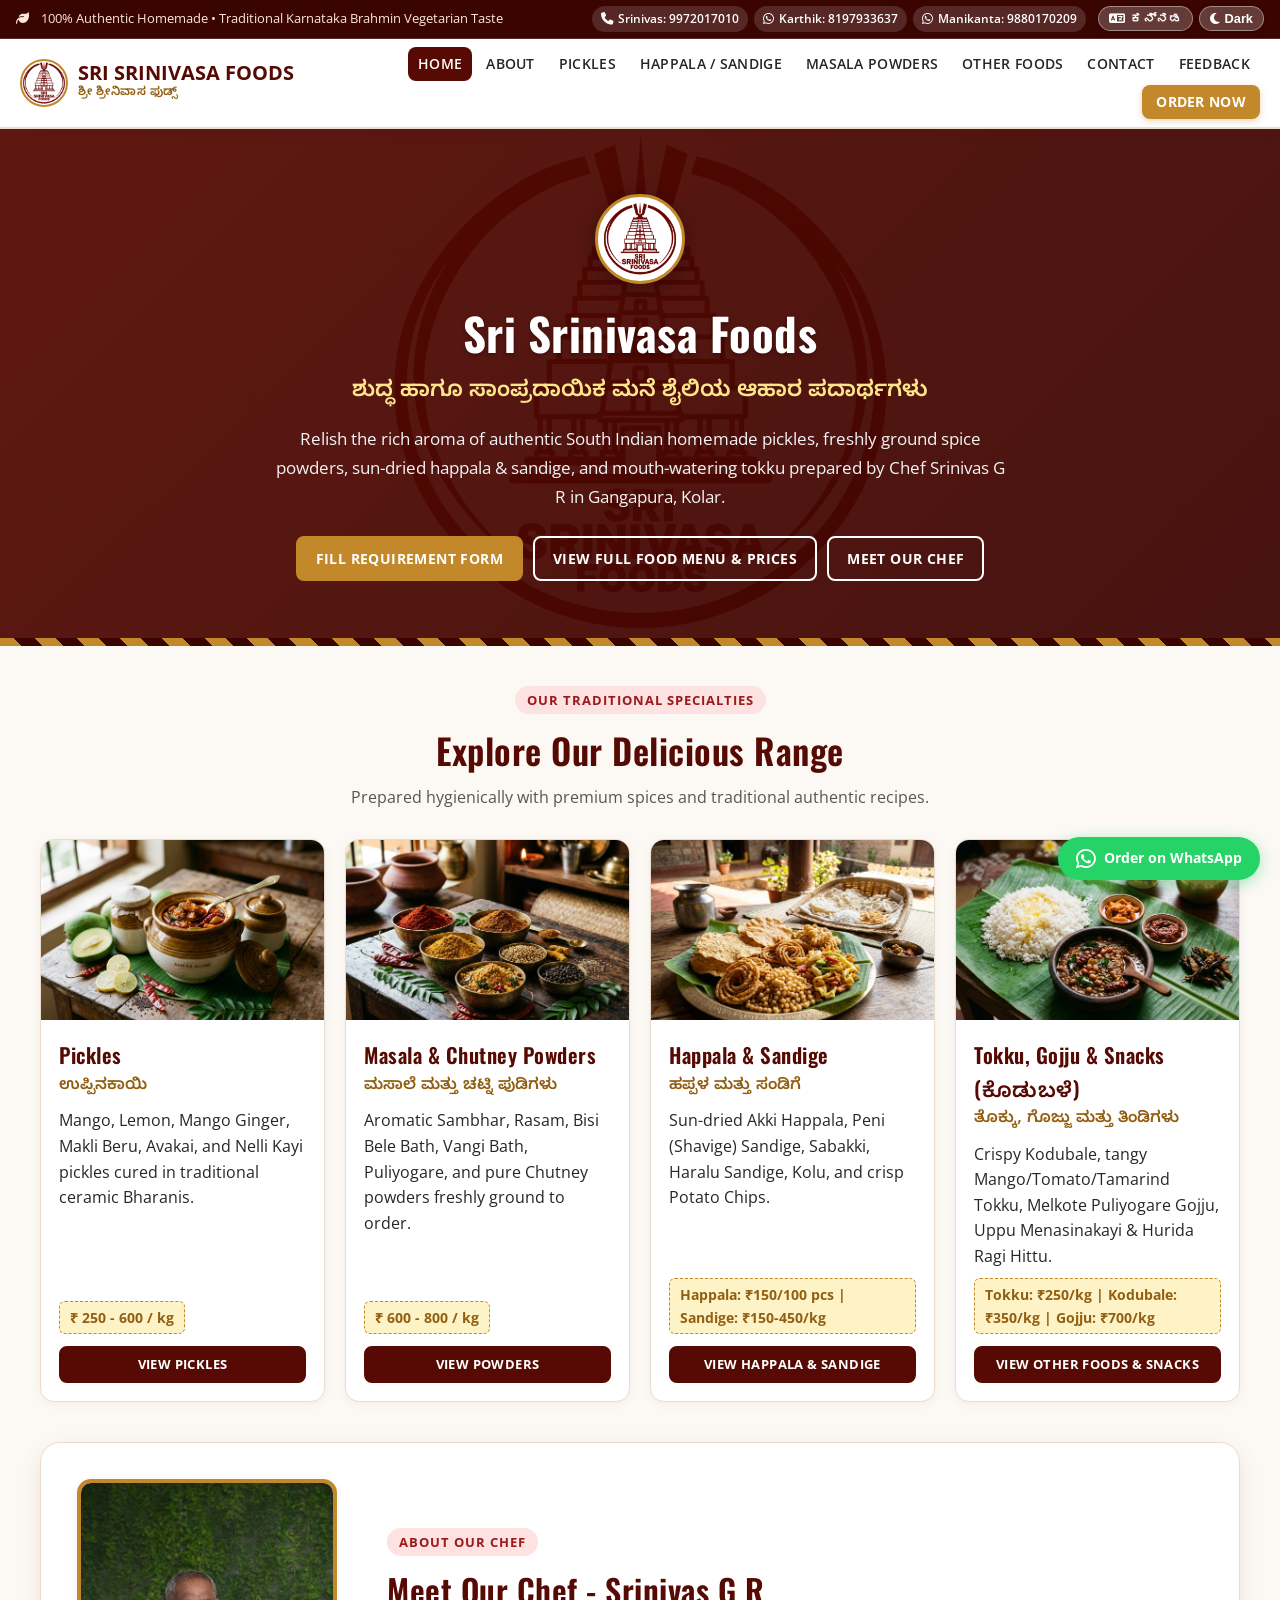
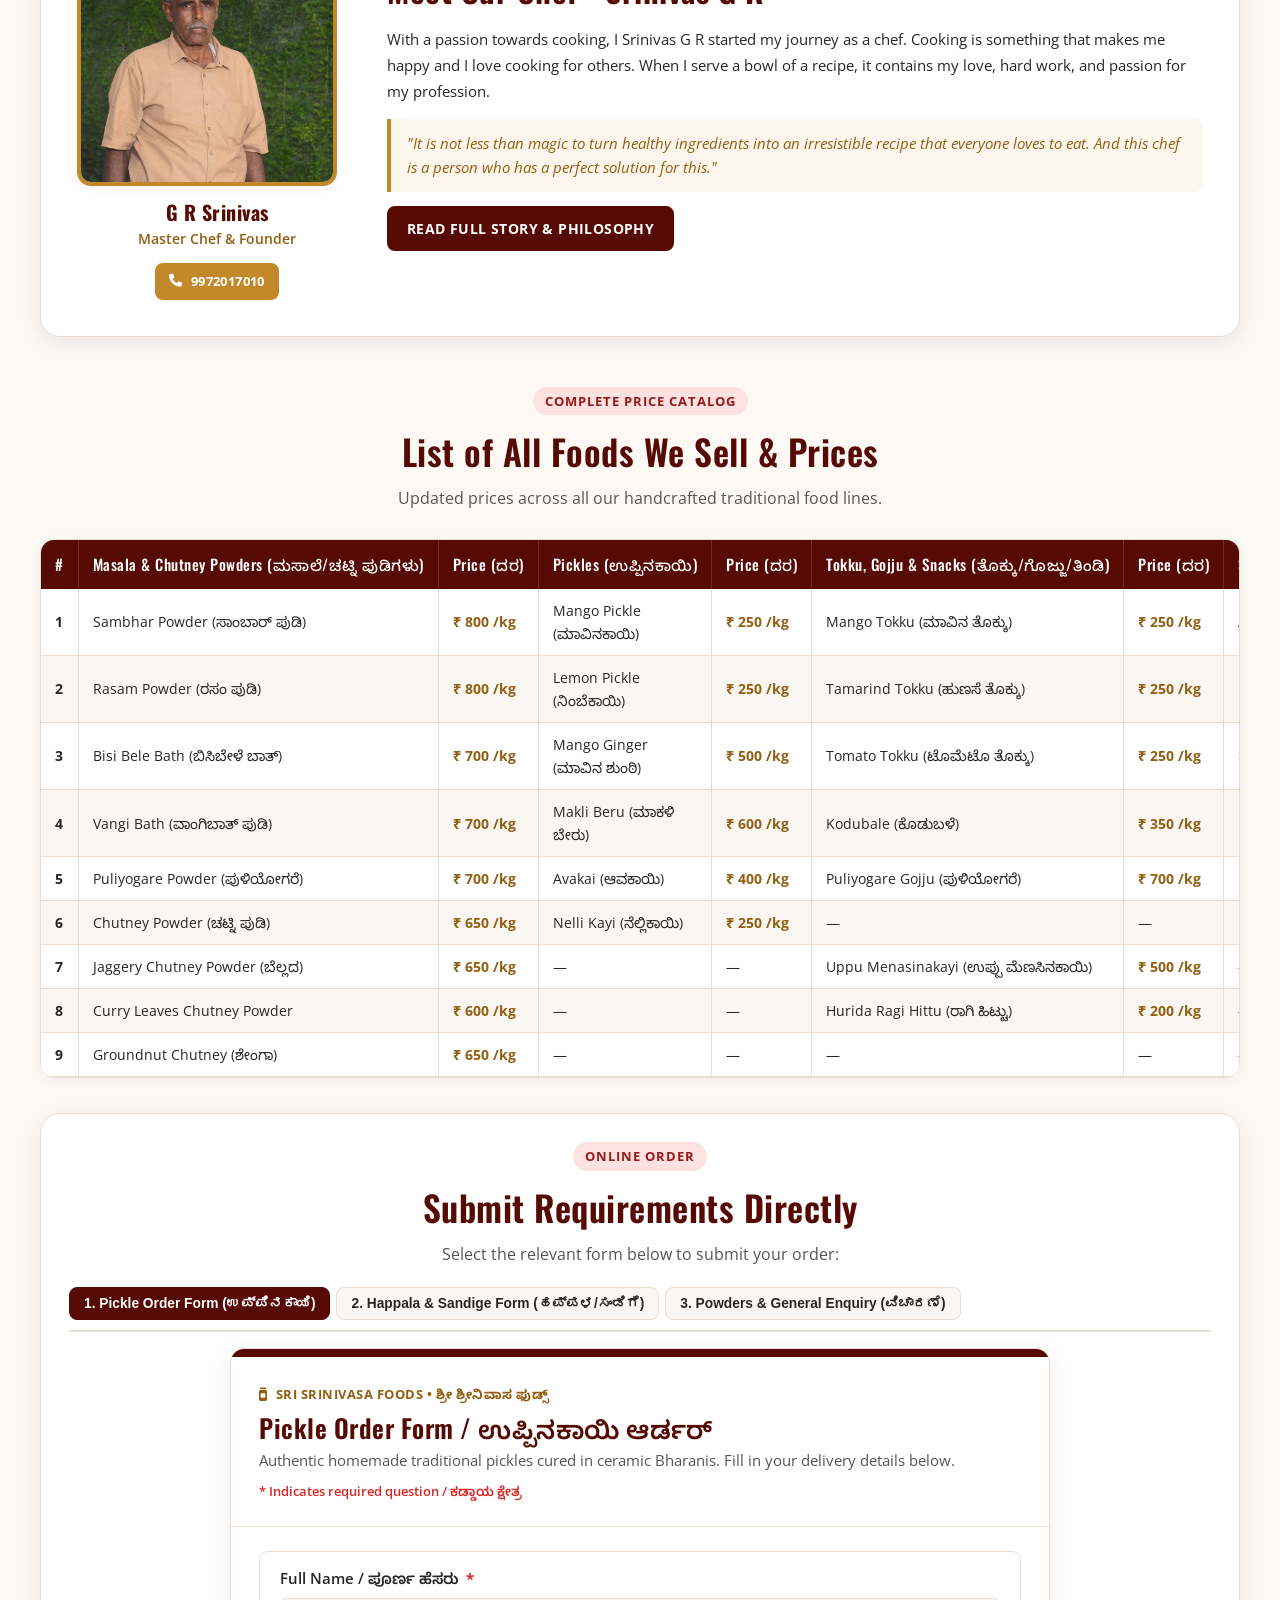
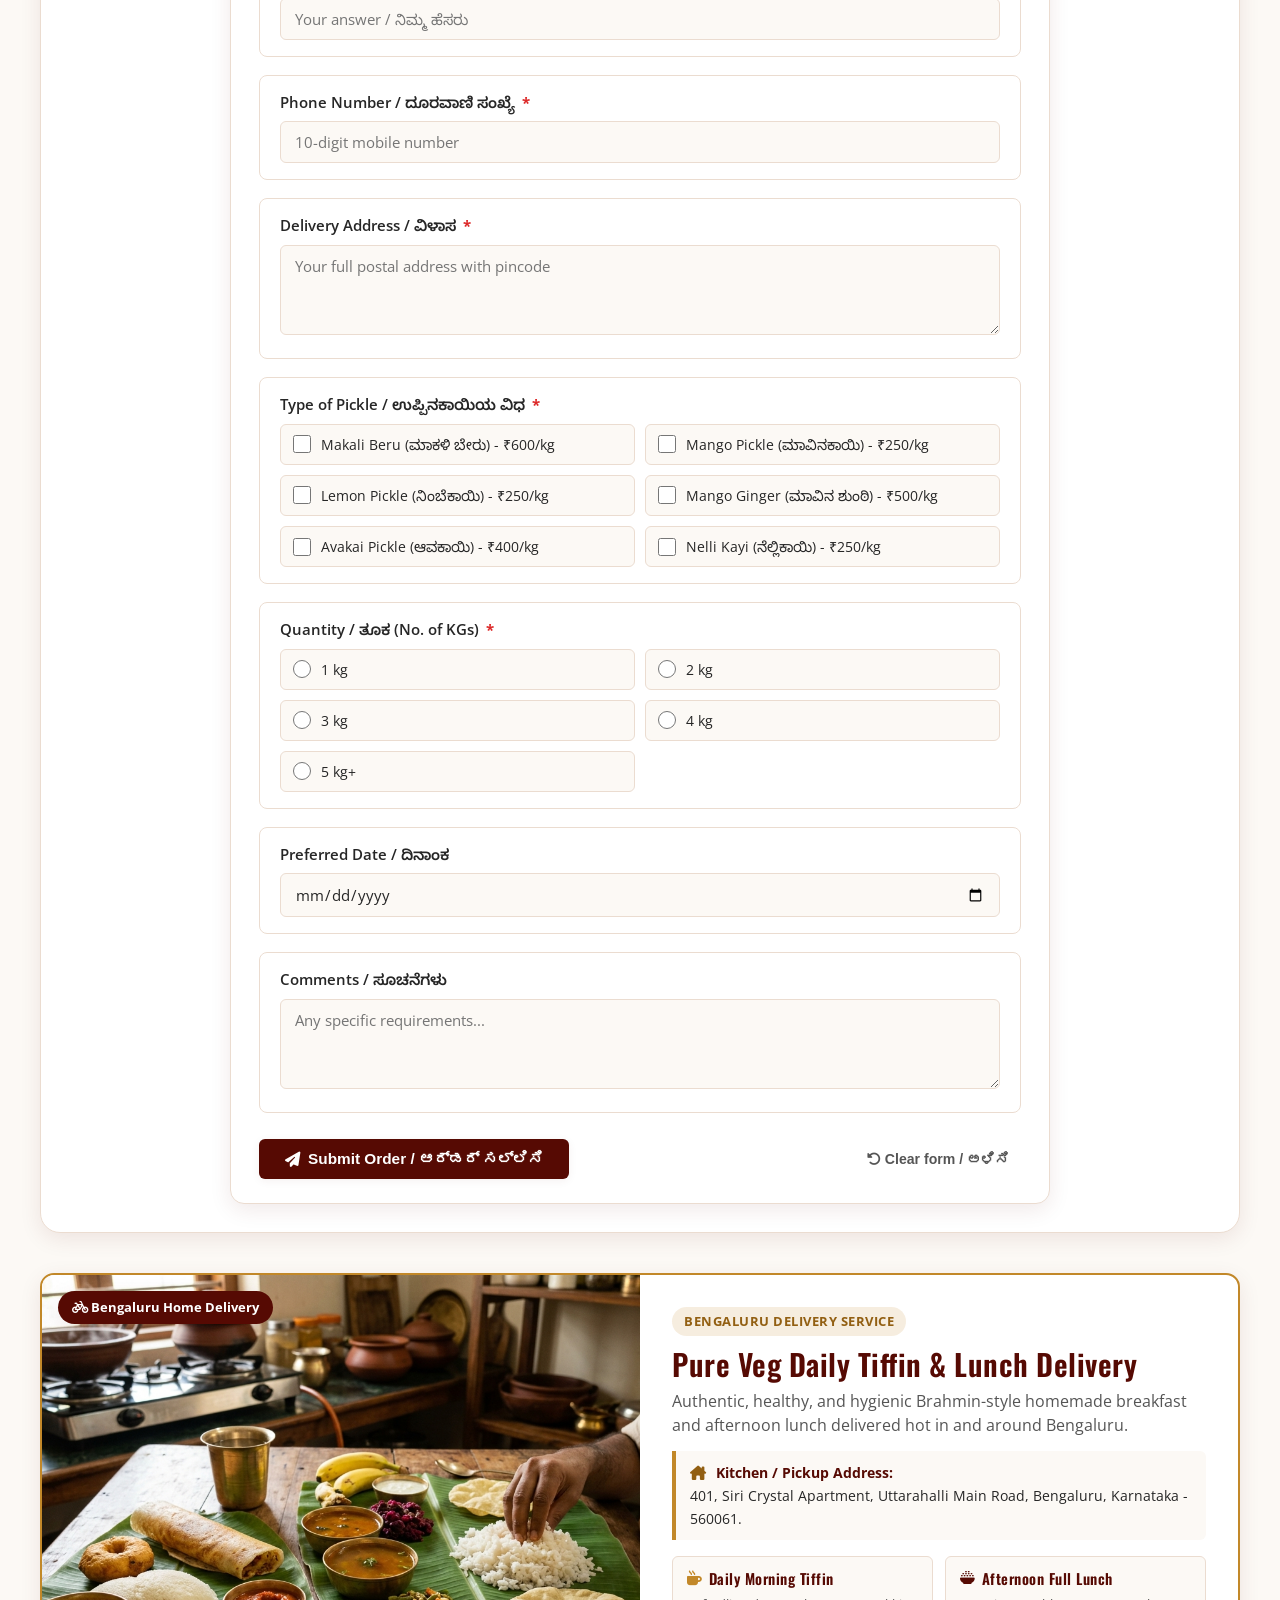
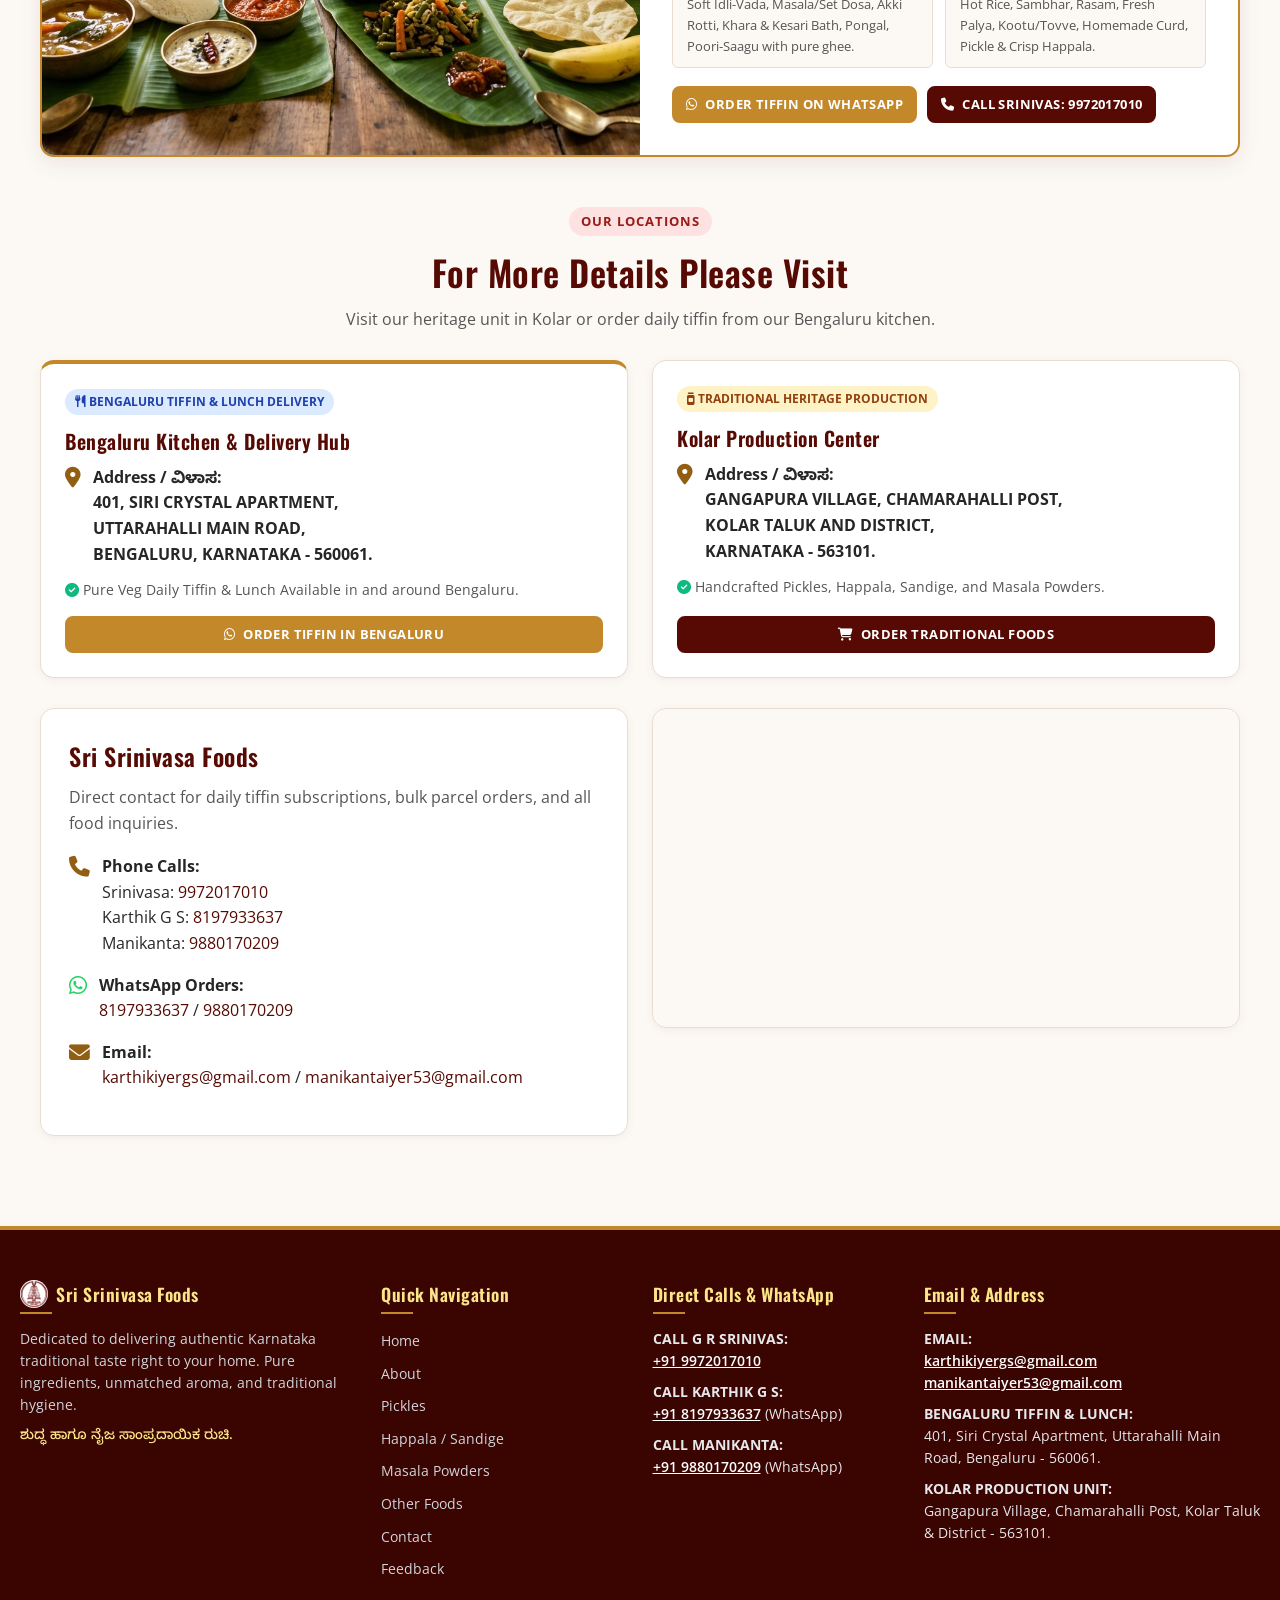
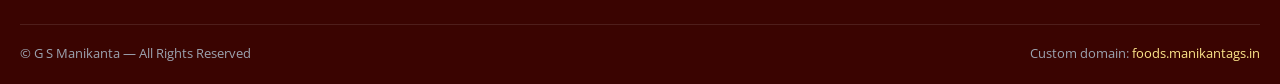
<file: index.html>
<!DOCTYPE html>
<html lang="en">
<head>
  <meta charset="UTF-8">
  <meta name="viewport" content="width=device-width, initial-scale=1.0">
  <title>Sri Srinivasa Foods | Authentic South Indian Vegetarian Delicacies</title>
  <meta name="description" content="Sri Srinivasa Foods offers 100% authentic, traditional homemade Pickles, Masala Powders, Happala, Sandige and Tokku from Gangapura, Kolar.">
  <link rel="icon" type="image/png" href="assets/logo.png">
  
  <!-- Google Fonts -->
  <link rel="preconnect" href="https://fonts.googleapis.com">
  <link rel="preconnect" href="https://fonts.gstatic.com" crossorigin>
  <link href="https://fonts.googleapis.com/css2?family=Noto+Sans+Kannada:wght@400;600;700&family=Open+Sans:wght@400;600;700&family=Oswald:wght@500;600;700&display=swap" rel="stylesheet">
  
  <!-- FontAwesome Icons -->
  <link rel="stylesheet" href="https://cdnjs.cloudflare.com/ajax/libs/font-awesome/6.5.1/css/all.min.css">
  
  <link rel="stylesheet" href="style.css">
</head>
<body>

  <!-- Top Notification Bar with Contacts & Language/Theme Controls at the Right Top of the Whole Page -->
  <div class="top-notice-bar">
    <div class="top-bar-inner">
      <div class="top-bar-left" data-i18n="topNotice">
        <span><i class="fa-solid fa-leaf"></i> 100% Authentic Homemade</span> • Traditional Karnataka Brahmin Vegetarian Taste
      </div>
      <div class="top-bar-right">
        <div class="top-bar-contacts">
          <a href="tel:+919972017010" class="top-contact-pill"><i class="fa-solid fa-phone"></i> Srinivas: 9972017010</a>
          <a href="https://wa.me/918197933637" class="top-contact-pill"><i class="fa-brands fa-whatsapp"></i> Karthik: 8197933637</a>
          <a href="https://wa.me/919880170209" class="top-contact-pill"><i class="fa-brands fa-whatsapp"></i> Manikanta: 9880170209</a>
        </div>
        <div class="header-controls">
          <button class="control-btn lang-toggle-btn" aria-label="Toggle Language" title="Change Language / ಭಾಷೆ ಬದಲಿಸಿ">
            <i class="fa-solid fa-language"></i> <span class="lang-badge">ಕನ್ನಡ</span>
          </button>
          <button class="control-btn theme-toggle-btn" aria-label="Toggle Dark Mode" title="Toggle Dark/Light Mode">
            <i class="fa-solid fa-moon theme-icon"></i> <span class="theme-text">Dark</span>
          </button>
        </div>
      </div>
    </div>
  </div>

  <!-- Header & Navigation -->
  <header class="site-header">
    <div class="navbar-container">
      <a href="index.html" class="brand-link">
        <img src="assets/logo.png" alt="Sri Srinivasa Foods Logo" class="brand-logo-img">
        <div class="brand-text-wrap">
          <span class="brand-name" data-i18n="heroTitle">Sri Srinivasa Foods</span>
          <span class="brand-sub kannada-text" data-i18n="brandSub">ಶ್ರೀ ಶ್ರೀನಿವಾಸ ಫುಡ್ಸ್</span>
        </div>
      </a>

      <button class="mobile-menu-toggle" id="mobileMenuToggle" aria-label="Toggle navigation">
        <i class="fa-solid fa-bars"></i>
      </button>

      <nav>
        <ul class="nav-menu" id="navMenu">
          <li><a href="index.html" class="nav-link active" data-i18n="navHome">Home</a></li>
          <li><a href="about.html" class="nav-link" data-i18n="navAbout">About</a></li>
          <li><a href="pickles.html" class="nav-link" data-i18n="navPickles">Pickles</a></li>
          <li><a href="happalasandige.html" class="nav-link" data-i18n="navHappala">Happala / Sandige</a></li>
          <li><a href="chillie-powder.html" class="nav-link" data-i18n="navMasala">Masala Powders</a></li>
          <li><a href="other-foods.html" class="nav-link" data-i18n="navOther">Other Foods</a></li>
          <li><a href="contact.html" class="nav-link" data-i18n="navContact">Contact</a></li>
          <li><a href="feedback.html" class="nav-link" data-i18n="navFeedback">Feedback</a></li>
          <li><a href="order.html" class="nav-link nav-cta-btn" data-i18n="navOrderNow"><i class="fa-solid fa-cart-shopping"></i> Order Now</a></li>
        </ul>
      </nav>
    </div>
  </header>

  <!-- Hero Section -->
  <section class="hero-section">
    <div class="hero-inner">
      <img src="assets/logo.png" alt="Sri Srinivasa Foods" class="hero-logo-badge">
      <h1 class="hero-title" data-i18n="heroTitle">Sri Srinivasa Foods</h1>
      <p class="hero-subtitle-kannada kannada-text" data-i18n="heroSubtitle">ಶುದ್ಧ ಹಾಗೂ ಸಾಂಪ್ರದಾಯಿಕ ಮನೆ ಶೈಲಿಯ ಆಹಾರ ಪದಾರ್ಥಗಳು</p>
      <p class="hero-tagline" data-i18n="heroTagline">
        Relish the rich aroma of authentic South Indian homemade pickles, freshly ground spice powders, sun-dried happala & sandige, and mouth-watering tokku prepared by Chef Srinivas G R in Gangapura, Kolar.
      </p>
      <div class="hero-actions">
        <a href="#order-form-section" class="btn btn-gold" data-i18n="btnFillForm"><i class="fa-solid fa-pen-to-square"></i> Fill Requirement Form</a>
        <a href="#food-list-section" class="btn btn-outline" data-i18n="btnViewMenu"><i class="fa-solid fa-list-check"></i> View Full Food Menu & Prices</a>
        <a href="about.html" class="btn btn-outline" data-i18n="btnMeetChef"><i class="fa-solid fa-user"></i> Meet Our Chef</a>
      </div>
    </div>
  </section>

  <main class="main-container">

    <!-- Categories Highlights -->
    <div class="section-header">
      <span class="section-tag" data-en="Our Traditional Specialties" data-kn="ನಮ್ಮ ಸಾಂಪ್ರದಾಯಿಕ ವಿಶೇಷತೆಗಳು">Our Traditional Specialties</span>
      <h2 class="section-title" data-i18n="specTitle">Explore Our Delicious Range</h2>
      <p class="section-subtitle" data-i18n="specSubtitle">Prepared hygienically with premium spices and traditional authentic recipes.</p>
    </div>

    <div class="category-grid">
      <!-- Pickles -->
      <div class="category-card">
        <div class="category-card-img-wrap">
          <img src="assets/pickles_showcase.jpg" alt="Traditional Homemade Pickles" class="category-card-img">
        </div>
        <div class="category-card-body">
          <div>
            <h3 data-i18n="catPickles">Pickles</h3>
            <div class="kannada-name kannada-text">ಉಪ್ಪಿನಕಾಯಿ</div>
            <p data-i18n="catPicklesDesc">Mango, Lemon, Mango Ginger, Makli Beru, Avakai, and Nelli Kayi pickles cured in traditional ceramic Bharanis.</p>
          </div>
          <div>
            <div class="price-badge">₹ 250 - 600 / kg</div>
            <a href="pickles.html" class="btn btn-primary btn-sm" style="width: 100%;" data-en="View Pickles" data-kn="ಉಪ್ಪಿನಕಾಯಿ ನೋಡಿ">View Pickles <i class="fa-solid fa-arrow-right"></i></a>
          </div>
        </div>
      </div>

      <!-- Masala & Chutney Powders -->
      <div class="category-card">
        <div class="category-card-img-wrap">
          <img src="assets/spice_powders.jpg" alt="Freshly Ground Spice Powders" class="category-card-img">
        </div>
        <div class="category-card-body">
          <div>
            <h3 data-i18n="catMasala">Masala & Chutney Powders</h3>
            <div class="kannada-name kannada-text">ಮಸಾಲೆ ಮತ್ತು ಚಟ್ನಿ ಪುಡಿಗಳು</div>
            <p data-i18n="catMasalaDesc">Aromatic Sambhar, Rasam, Bisi Bele Bath, Vangi Bath, Puliyogare, and pure Chutney powders freshly ground to order.</p>
          </div>
          <div>
            <div class="price-badge">₹ 600 - 800 / kg</div>
            <a href="chillie-powder.html" class="btn btn-primary btn-sm" style="width: 100%;" data-en="View Powders" data-kn="ಮಸಾಲೆ ಪುಡಿಗಳನ್ನು ನೋಡಿ">View Powders <i class="fa-solid fa-arrow-right"></i></a>
          </div>
        </div>
      </div>

      <!-- Happala & Sandige -->
      <div class="category-card">
        <div class="category-card-img-wrap">
          <img src="assets/sandige_happala.jpg" alt="Crispy Sun-Dried Happala and Sandige" class="category-card-img">
        </div>
        <div class="category-card-body">
          <div>
            <h3 data-i18n="catHappala">Happala & Sandige</h3>
            <div class="kannada-name kannada-text">ಹಪ್ಪಳ ಮತ್ತು ಸಂಡಿಗೆ</div>
            <p data-i18n="catHappalaDesc">Sun-dried Akki Happala, Peni (Shavige) Sandige, Sabakki, Haralu Sandige, Kolu, and crisp Potato Chips.</p>
          </div>
          <div>
            <div class="price-badge">Happala: ₹150/100 pcs | Sandige: ₹150-450/kg</div>
            <a href="happalasandige.html" class="btn btn-primary btn-sm" style="width: 100%;" data-en="View Happala & Sandige" data-kn="ಹಪ್ಪಳ/ಸಂಡಿಗೆ ನೋಡಿ">View Happala & Sandige <i class="fa-solid fa-arrow-right"></i></a>
          </div>
        </div>
      </div>

      <!-- Other Foods -->
      <div class="category-card">
        <div class="category-card-img-wrap">
          <img src="assets/tokku_gojju.jpg" alt="Traditional Tokku, Gojju & Curd Chillies" class="category-card-img">
        </div>
        <div class="category-card-body">
          <div>
            <h3 data-i18n="catOther">Tokku, Gojju & Snacks (ಕೊಡುಬಳೆ)</h3>
            <div class="kannada-name kannada-text">ತೊಕ್ಕು, ಗೊಜ್ಜು ಮತ್ತು ತಿಂಡಿಗಳು</div>
            <p data-i18n="catOtherDesc">Crispy Kodubale, Tangy Mango/Tomato/Tamarind Tokku, Melkote style Puliyogare Gojju, Uppu Menasinakayi & Hurida Ragi Hittu.</p>
          </div>
          <div>
            <div class="price-badge">Tokku: ₹250/kg | Kodubale: ₹350/kg | Gojju: ₹700/kg</div>
            <a href="other-foods.html" class="btn btn-primary btn-sm" style="width: 100%;" data-en="View Other Foods & Snacks" data-kn="ಇತರ ಆಹಾರ & ತಿಂಡಿಗಳನ್ನು ನೋಡಿ">View Other Foods & Snacks <i class="fa-solid fa-arrow-right"></i></a>
          </div>
        </div>
      </div>
    </div>

    <!-- Meet Our Chef Preview Section -->
    <section class="chef-profile-card">
      <div class="chef-photo-wrap">
        <img src="assets/srinivasachef.jpeg" alt="Chef Srinivas G R" class="chef-photo">
        <h3 class="chef-badge-name">G R Srinivas</h3>
        <p class="chef-badge-title" data-en="Master Chef & Founder" data-kn="ಮುಖ್ಯ ಬಾಣಸಿಗರು ಮತ್ತು ಸಂಸ್ಥಾಪಕರು">Master Chef & Founder</p>
        <div style="margin-top: 12px;">
          <a href="tel:+919972017010" class="btn btn-gold btn-sm"><i class="fa-solid fa-phone"></i> 9972017010</a>
        </div>
      </div>

      <div class="chef-story-wrap">
        <span class="section-tag" data-en="About Our Chef" data-kn="ನಮ್ಮ ಬಾಣಸಿಗರು">About Our Chef</span>
        <h2 data-i18n="chefSectionTitle">Meet Our Chef - Srinivas G R</h2>
        <p data-i18n="chefStory">
          With a passion towards cooking, <strong>I Srinivas G R</strong> started my journey as a chef. Cooking is something that makes me happy and I love cooking for others. When I serve a bowl of a recipe, it contains my love, hard work, and passion for my profession.
        </p>
        <blockquote data-i18n="chefQuote">
          "It is not less than magic to turn healthy ingredients into an irresistible recipe that everyone loves to eat. And this chef is a person who has a perfect solution for this."
        </blockquote>
        <a href="about.html" class="btn btn-primary" data-i18n="btnReadStory"><i class="fa-solid fa-book-open"></i> Read Full Story & Philosophy</a>
      </div>
    </section>

    <!-- Complete Foods & Price Table Section -->
    <section id="food-list-section" style="margin-top: 50px;">
      <div class="section-header">
        <span class="section-tag" data-en="Complete Price Catalog" data-kn="ಸಂಪೂರ್ಣ ದರ ವಿವರ">Complete Price Catalog</span>
        <h2 class="section-title" data-i18n="catalogTitle">List of All Foods We Sell & Prices</h2>
        <p class="section-subtitle" data-i18n="catalogSubtitle">Updated prices across all our handcrafted traditional food lines.</p>
      </div>

      <div class="table-wrapper">
        <table class="food-table">
          <thead>
            <tr>
              <th style="width: 45px;">#</th>
              <th>Masala & Chutney Powders (ಮಸಾಲೆ/ಚಟ್ನಿ ಪುಡಿಗಳು)</th>
              <th>Price (ದರ)</th>
              <th>Pickles (ಉಪ್ಪಿನಕಾಯಿ)</th>
              <th>Price (ದರ)</th>
              <th>Tokku, Gojju & Snacks (ತೊಕ್ಕು/ಗೊಜ್ಜು/ತಿಂಡಿ)</th>
              <th>Price (ದರ)</th>
              <th>Sandige & Papad (ಹಪ್ಪಳ/ಸಂಡಿಗೆ)</th>
              <th>Price (ದರ)</th>
            </tr>
          </thead>
          <tbody>
            <tr>
              <td><strong>1</strong></td>
              <td>Sambhar Powder (ಸಾಂಬಾರ್ ಪುಡಿ)</td>
              <td class="table-price">₹ 800 /kg</td>
              <td>Mango Pickle (ಮಾವಿನಕಾಯಿ)</td>
              <td class="table-price">₹ 250 /kg</td>
              <td>Mango Tokku (ಮಾವಿನ ತೊಕ್ಕು)</td>
              <td class="table-price">₹ 250 /kg</td>
              <td>Akki Happala (ಅಕ್ಕಿ ಹಪ್ಪಳ)</td>
              <td class="table-price">₹ 150 /100 no</td>
            </tr>
            <tr>
              <td><strong>2</strong></td>
              <td>Rasam Powder (ರಸಂ ಪುಡಿ)</td>
              <td class="table-price">₹ 800 /kg</td>
              <td>Lemon Pickle (ನಿಂಬೆಕಾಯಿ)</td>
              <td class="table-price">₹ 250 /kg</td>
              <td>Tamarind Tokku (ಹುಣಸೆ ತೊಕ್ಕು)</td>
              <td class="table-price">₹ 250 /kg</td>
              <td>Peni Sandige (ಪೆಣಿ ಸಂಡಿಗೆ)</td>
              <td class="table-price">₹ 150 /kg</td>
            </tr>
            <tr>
              <td><strong>3</strong></td>
              <td>Bisi Bele Bath (ಬಿಸಿಬೇಳೆ ಬಾತ್)</td>
              <td class="table-price">₹ 700 /kg</td>
              <td>Mango Ginger (ಮಾವಿನ ಶುಂಠಿ)</td>
              <td class="table-price">₹ 500 /kg</td>
              <td>Tomato Tokku (ಟೊಮೆಟೊ ತೊಕ್ಕು)</td>
              <td class="table-price">₹ 250 /kg</td>
              <td>Sabakki Sandige (ಸಬ್ಬಕ್ಕಿ)</td>
              <td class="table-price">₹ 250 /kg</td>
            </tr>
            <tr>
              <td><strong>4</strong></td>
              <td>Vangi Bath (ವಾಂಗಿಬಾತ್ ಪುಡಿ)</td>
              <td class="table-price">₹ 700 /kg</td>
              <td>Makli Beru (ಮಾಕಳಿ ಬೇರು)</td>
              <td class="table-price">₹ 600 /kg</td>
              <td>Kodubale (ಕೊಡುಬಳೆ)</td>
              <td class="table-price">₹ 350 /kg</td>
              <td>Haralu Sandige (ಹರಳು ಸಂಡಿಗೆ)</td>
              <td class="table-price">₹ 450 /kg</td>
            </tr>
            <tr>
              <td><strong>5</strong></td>
              <td>Puliyogare Powder (ಪುಳಿಯೋಗರೆ)</td>
              <td class="table-price">₹ 700 /kg</td>
              <td>Avakai (ಆವಕಾಯಿ)</td>
              <td class="table-price">₹ 400 /kg</td>
              <td>Puliyogare Gojju (ಪುಳಿಯೋಗರೆ)</td>
              <td class="table-price">₹ 700 /kg</td>
              <td>Kolu Sandige (ಕೋಲು ಸಂಡಿಗೆ)</td>
              <td class="table-price">₹ 150 /kg</td>
            </tr>
            <tr>
              <td><strong>6</strong></td>
              <td>Chutney Powder (ಚಟ್ನಿ ಪುಡಿ)</td>
              <td class="table-price">₹ 650 /kg</td>
              <td>Nelli Kayi (ನೆಲ್ಲಿಕಾಯಿ)</td>
              <td class="table-price">₹ 250 /kg</td>
              <td>—</td>
              <td>—</td>
              <td>Potato Chips (ಆಲೂಗಡ್ಡೆ ಚಿಪ್ಸ್)</td>
              <td class="table-price">₹ 250 /kg</td>
            </tr>
            <tr>
              <td><strong>7</strong></td>
              <td>Jaggery Chutney Powder (ಬೆಲ್ಲದ)</td>
              <td class="table-price">₹ 650 /kg</td>
              <td>—</td>
              <td>—</td>
              <td>Uppu Menasinakayi (ಉಪ್ಪು ಮೆಣಸಿನಕಾಯಿ)</td>
              <td class="table-price">₹ 500 /kg</td>
              <td>—</td>
              <td>—</td>
            </tr>
            <tr>
              <td><strong>8</strong></td>
              <td>Curry Leaves Chutney Powder</td>
              <td class="table-price">₹ 600 /kg</td>
              <td>—</td>
              <td>—</td>
              <td>Hurida Ragi Hittu (ರಾಗಿ ಹಿಟ್ಟು)</td>
              <td class="table-price">₹ 200 /kg</td>
              <td>—</td>
              <td>—</td>
            </tr>
            <tr>
              <td><strong>9</strong></td>
              <td>Groundnut Chutney (ಶೇಂಗಾ)</td>
              <td class="table-price">₹ 650 /kg</td>
              <td>—</td>
              <td>—</td>
              <td>—</td>
              <td>—</td>
              <td>—</td>
              <td>—</td>
            </tr>
          </tbody>
        </table>
      </div>
    </section>

    <!-- Embedded Requirement / Google Forms Section -->
    <section id="order-form-section" class="form-section-card">
      <div class="section-header" style="margin-bottom: 20px;">
        <span class="section-tag" data-en="Online Order" data-kn="ಆನ್‌ಲೈನ್ ಆರ್ಡರ್">Online Order</span>
        <h2 class="section-title" data-i18n="orderTitle">Submit Requirements Directly</h2>
        <p class="section-subtitle" data-i18n="orderSubtitle">Select the relevant form below to submit your order:</p>
      </div>

      <div class="form-tabs-nav">
        <button class="tab-btn active" data-tab="form-pickle" data-i18n="tabPickle"><i class="fa-solid fa-jar"></i> 1. Pickle Order Form (ಉಪ್ಪಿನಕಾಯಿ)</button>
        <button class="tab-btn" data-tab="form-happala" data-i18n="tabHappala"><i class="fa-solid fa-bowl-rice"></i> 2. Happala & Sandige Form (ಹಪ್ಪಳ/ಸಂಡಿಗೆ)</button>
        <button class="tab-btn" data-tab="form-enquiry" data-i18n="tabEnquiry"><i class="fa-solid fa-clipboard-question"></i> 3. Powders & General Enquiry (ವಿಚಾರಣೆ)</button>
      </div>

      <!-- Tab 1: Pickle Order Form -->
      <div class="tab-content active" id="form-pickle">
        <div class="gf-form-card">
          <div class="gf-form-header">
            <div class="gf-form-brand">
              <i class="fa-solid fa-jar"></i> Sri Srinivasa Foods • ಶ್ರೀ ಶ್ರೀನಿವಾಸ ಫುಡ್ಸ್
            </div>
            <h2 class="gf-form-title">Pickle Order Form / ಉಪ್ಪಿನಕಾಯಿ ಆರ್ಡರ್</h2>
            <p class="gf-form-desc">Authentic homemade traditional pickles cured in ceramic Bharanis. Fill in your delivery details below.</p>
            <div class="gf-required-notice">* Indicates required question / ಕಡ್ಡಾಯ ಕ್ಷೇತ್ರ</div>
          </div>

          <form action="https://api.web3forms.com/submit" method="POST" class="gf-form-body">
            <input type="hidden" name="access_key" value="1e39391c-e480-4176-8931-613de96f3d66">
            <input type="hidden" name="subject" value="New Pickle Order (Home Page) - Sri Srinivasa Foods">
            <input type="hidden" name="from_name" value="Sri Srinivasa Foods Portal">
            <input type="checkbox" name="botcheck" class="hidden" style="display: none;">

            <div class="gf-question-box">
              <label class="gf-label" for="idx_pickle_name">Full Name / ಪೂರ್ಣ ಹೆಸರು <span class="req-star">*</span></label>
              <input type="text" id="idx_pickle_name" name="Full Name (ಹೆಸರು)" class="gf-input" placeholder="Your answer / ನಿಮ್ಮ ಹೆಸರು" required>
            </div>

            <div class="gf-question-box">
              <label class="gf-label" for="idx_pickle_phone">Phone Number / ದೂರವಾಣಿ ಸಂಖ್ಯೆ <span class="req-star">*</span></label>
              <input type="tel" id="idx_pickle_phone" name="Phone Number (ಫೋನ್)" class="gf-input" placeholder="10-digit mobile number" required>
            </div>

            <div class="gf-question-box">
              <label class="gf-label" for="idx_pickle_address">Delivery Address / ವಿಳಾಸ <span class="req-star">*</span></label>
              <textarea id="idx_pickle_address" name="Delivery Address (ವಿಳಾಸ)" class="gf-textarea" placeholder="Your full postal address with pincode" required></textarea>
            </div>

            <div class="gf-question-box">
              <label class="gf-label">Type of Pickle / ಉಪ್ಪಿನಕಾಯಿಯ ವಿಧ <span class="req-star">*</span></label>
              <div class="gf-option-grid">
                <label class="gf-option-item">
                  <input type="checkbox" name="Pickle Items" value="Makali Beru (ಮಾಕಳಿ ಬೇರು) - ₹600/kg">
                  <span>Makali Beru (ಮಾಕಳಿ ಬೇರು) - ₹600/kg</span>
                </label>
                <label class="gf-option-item">
                  <input type="checkbox" name="Pickle Items" value="Mango Pickle (ಮಾವಿನಕಾಯಿ) - ₹250/kg">
                  <span>Mango Pickle (ಮಾವಿನಕಾಯಿ) - ₹250/kg</span>
                </label>
                <label class="gf-option-item">
                  <input type="checkbox" name="Pickle Items" value="Lemon Pickle (ನಿಂಬೆಕಾಯಿ) - ₹250/kg">
                  <span>Lemon Pickle (ನಿಂಬೆಕಾಯಿ) - ₹250/kg</span>
                </label>
                <label class="gf-option-item">
                  <input type="checkbox" name="Pickle Items" value="Mango Ginger Pickle (ಮಾವಿನ ಶುಂಠಿ) - ₹500/kg">
                  <span>Mango Ginger (ಮಾವಿನ ಶುಂಠಿ) - ₹500/kg</span>
                </label>
                <label class="gf-option-item">
                  <input type="checkbox" name="Pickle Items" value="Avakai Pickle (ಆವಕಾಯಿ) - ₹400/kg">
                  <span>Avakai Pickle (ಆವಕಾಯಿ) - ₹400/kg</span>
                </label>
                <label class="gf-option-item">
                  <input type="checkbox" name="Pickle Items" value="Nelli Kayi Pickle (ನೆಲ್ಲಿಕಾಯಿ) - ₹250/kg">
                  <span>Nelli Kayi (ನೆಲ್ಲಿಕಾಯಿ) - ₹250/kg</span>
                </label>
              </div>
            </div>

            <div class="gf-question-box">
              <label class="gf-label">Quantity / ತೂಕ (No. of KGs) <span class="req-star">*</span></label>
              <div class="gf-option-grid">
                <label class="gf-option-item"><input type="radio" name="Quantity (ತೂಕ)" value="1 kg" required><span>1 kg</span></label>
                <label class="gf-option-item"><input type="radio" name="Quantity (ತೂಕ)" value="2 kg"><span>2 kg</span></label>
                <label class="gf-option-item"><input type="radio" name="Quantity (ತೂಕ)" value="3 kg"><span>3 kg</span></label>
                <label class="gf-option-item"><input type="radio" name="Quantity (ತೂಕ)" value="4 kg"><span>4 kg</span></label>
                <label class="gf-option-item"><input type="radio" name="Quantity (ತೂಕ)" value="5 kg+"><span>5 kg+</span></label>
              </div>
            </div>

            <div class="gf-question-box">
              <label class="gf-label" for="idx_pickle_date">Preferred Date / ದಿನಾಂಕ</label>
              <input type="date" id="idx_pickle_date" name="Preferred Date" class="gf-input">
            </div>

            <div class="gf-question-box">
              <label class="gf-label" for="idx_pickle_comments">Comments / ಸೂಚನೆಗಳು</label>
              <textarea id="idx_pickle_comments" name="Special Instructions" class="gf-textarea" placeholder="Any specific requirements..."></textarea>
            </div>

            <div class="gf-status-msg"></div>

            <div class="gf-submit-wrap">
              <button type="submit" class="gf-submit-btn">
                <i class="fa-solid fa-paper-plane"></i> Submit Order / ಆರ್ಡರ್ ಸಲ್ಲಿಸಿ
              </button>
              <button type="reset" class="gf-reset-btn">
                <i class="fa-solid fa-rotate-left"></i> Clear form / ಅಳಿಸಿ
              </button>
            </div>
          </form>
        </div>
      </div>

      <!-- Tab 2: Happala Sandige Form -->
      <div class="tab-content" id="form-happala">
        <div class="gf-form-card">
          <div class="gf-form-header">
            <div class="gf-form-brand">
              <i class="fa-solid fa-sun"></i> Sri Srinivasa Foods • ಶ್ರೀ ಶ್ರೀನಿವಾಸ ಫುಡ್ಸ್
            </div>
            <h2 class="gf-form-title">Happala & Sandige Order / ಹಪ್ಪಳ ಮತ್ತು ಸಂಡಿಗೆ</h2>
            <p class="gf-form-desc">Sun-dried crispy Akki Happala, Peni Sandige, Sabakki, Haralu Sandige, and Kolu Sandige.</p>
            <div class="gf-required-notice">* Indicates required question / ಕಡ್ಡಾಯ ಕ್ಷೇತ್ರ</div>
          </div>

          <form action="https://api.web3forms.com/submit" method="POST" class="gf-form-body">
            <input type="hidden" name="access_key" value="1e39391c-e480-4176-8931-613de96f3d66">
            <input type="hidden" name="subject" value="New Happala & Sandige Order (Home Page) - Sri Srinivasa Foods">
            <input type="hidden" name="from_name" value="Sri Srinivasa Foods Portal">
            <input type="checkbox" name="botcheck" class="hidden" style="display: none;">

            <div class="gf-question-box">
              <label class="gf-label" for="idx_happala_name">Full Name / ಪೂರ್ಣ ಹೆಸರು <span class="req-star">*</span></label>
              <input type="text" id="idx_happala_name" name="Full Name (ಹೆಸರು)" class="gf-input" placeholder="Your answer / ನಿಮ್ಮ ಹೆಸರು" required>
            </div>

            <div class="gf-question-box">
              <label class="gf-label" for="idx_happala_phone">Phone Number / ದೂರವಾಣಿ ಸಂಖ್ಯೆ <span class="req-star">*</span></label>
              <input type="tel" id="idx_happala_phone" name="Phone Number (ಫೋನ್)" class="gf-input" placeholder="10-digit mobile number" required>
            </div>

            <div class="gf-question-box">
              <label class="gf-label" for="idx_happala_address">Delivery Address / ವಿಳಾಸ <span class="req-star">*</span></label>
              <textarea id="idx_happala_address" name="Delivery Address (ವಿಳಾಸ)" class="gf-textarea" placeholder="Your full postal address with pincode" required></textarea>
            </div>

            <div class="gf-question-box">
              <label class="gf-label">Type of Product / ಉತ್ಪನ್ನದ ವಿಧ <span class="req-star">*</span></label>
              <div class="gf-option-grid">
                <label class="gf-option-item">
                  <input type="checkbox" name="Happala Sandige Items" value="Akki Happala (ಅಕ್ಕಿ ಹಪ್ಪಳ) - ₹150/100no">
                  <span>Akki Happala (ಅಕ್ಕಿ ಹಪ್ಪಳ) - ₹150/100no</span>
                </label>
                <label class="gf-option-item">
                  <input type="checkbox" name="Happala Sandige Items" value="Peni Sandige (ಪೆಣಿ ಶಾವಿಗೆ ಸಂಡಿಗೆ) - ₹150/kg">
                  <span>Peni Sandige (ಪೆಣಿ ಸಂಡಿಗೆ) - ₹150/kg</span>
                </label>
                <label class="gf-option-item">
                  <input type="checkbox" name="Happala Sandige Items" value="Sabakki Sandige (ಸಾಬೂದಾನಿ/ಸಾಬಕ್ಕಿ) - ₹250/kg">
                  <span>Sabakki Sandige (ಸಾಬಕ್ಕಿ) - ₹250/kg</span>
                </label>
                <label class="gf-option-item">
                  <input type="checkbox" name="Happala Sandige Items" value="Haralu Sandige (ಹರಳು ಸಂಡಿಗೆ) - ₹450/kg">
                  <span>Haralu Sandige (ಹರಳು ಸಂಡಿಗೆ) - ₹450/kg</span>
                </label>
                <label class="gf-option-item">
                  <input type="checkbox" name="Happala Sandige Items" value="Kolu Sandige (ಕೋಲು ಸಂಡಿಗೆ) - ₹150/kg">
                  <span>Kolu Sandige (ಕೋಲು ಸಂಡಿಗೆ) - ₹150/kg</span>
                </label>
                <label class="gf-option-item">
                  <input type="checkbox" name="Happala Sandige Items" value="Potato Chips (ಆಲೂಗಡ್ಡೆ ಚಿಪ್ಸ್) - ₹250/kg">
                  <span>Potato Chips (ಆಲೂಗಡ್ಡೆ ಚಿಪ್ಸ್) - ₹250/kg</span>
                </label>
              </div>
            </div>

            <div class="gf-question-box">
              <label class="gf-label" for="idx_happala_qty">Quantity / ಪ್ರಮಾಣ (Kgs or Nos) <span class="req-star">*</span></label>
              <input type="text" id="idx_happala_qty" name="Quantity Required" class="gf-input" placeholder="e.g. 2 kg Haralu Sandige, 100no Akki Happala" required>
            </div>

            <div class="gf-question-box">
              <label class="gf-label" for="idx_happala_date">Preferred Date / ದಿನಾಂಕ</label>
              <input type="date" id="idx_happala_date" name="Preferred Date" class="gf-input">
            </div>

            <div class="gf-question-box">
              <label class="gf-label" for="idx_happala_comments">Comments / ಇತರ ವಿವರಗಳು</label>
              <textarea id="idx_happala_comments" name="Special Instructions" class="gf-textarea" placeholder="Any special requests..."></textarea>
            </div>

            <div class="gf-status-msg"></div>

            <div class="gf-submit-wrap">
              <button type="submit" class="gf-submit-btn">
                <i class="fa-solid fa-paper-plane"></i> Submit Order / ಆರ್ಡರ್ ಸಲ್ಲಿಸಿ
              </button>
              <button type="reset" class="gf-reset-btn">
                <i class="fa-solid fa-rotate-left"></i> Clear form / ಅಳಿಸಿ
              </button>
            </div>
          </form>
        </div>
      </div>

      <!-- Tab 3: General Enquiry & Powders Form -->
      <div class="tab-content" id="form-enquiry">
        <div class="gf-form-card">
          <div class="gf-form-header">
            <div class="gf-form-brand">
              <i class="fa-solid fa-clipboard-question"></i> Sri Srinivasa Foods • ಶ್ರೀ ಶ್ರೀನಿವಾಸ ಫುಡ್ಸ್
            </div>
            <h2 class="gf-form-title">General Enquiry & Masala Powders / ವಿಚಾರಣೆ & ಮಸಾಲೆ ಪುಡಿಗಳು</h2>
            <p class="gf-form-desc">For spice powders, special foods (tokku/gojju), catering orders, or questions.</p>
            <div class="gf-required-notice">* Indicates required question / ಕಡ್ಡಾಯ ಕ್ಷೇತ್ರ</div>
          </div>

          <form action="https://api.web3forms.com/submit" method="POST" class="gf-form-body">
            <input type="hidden" name="access_key" value="1e39391c-e480-4176-8931-613de96f3d66">
            <input type="hidden" name="subject" value="New Enquiry / Spice Order (Home Page) - Sri Srinivasa Foods">
            <input type="hidden" name="from_name" value="Sri Srinivasa Foods Portal">
            <input type="checkbox" name="botcheck" class="hidden" style="display: none;">

            <div class="gf-question-box">
              <label class="gf-label" for="idx_enq_name">Full Name / ಪೂರ್ಣ ಹೆಸರು <span class="req-star">*</span></label>
              <input type="text" id="idx_enq_name" name="Full Name (ಹೆಸರು)" class="gf-input" placeholder="Your answer / ನಿಮ್ಮ ಹೆಸರು" required>
            </div>

            <div class="gf-question-box">
              <label class="gf-label" for="idx_enq_phone">Phone Number / ದೂರವಾಣಿ ಸಂಖ್ಯೆ <span class="req-star">*</span></label>
              <input type="tel" id="idx_enq_phone" name="Phone Number (ಫೋನ್)" class="gf-input" placeholder="10-digit mobile number" required>
            </div>

            <div class="gf-question-box">
              <label class="gf-label" for="idx_enq_email">Email Address / ಇಮೇಲ್</label>
              <input type="email" id="idx_enq_email" name="Email Address" class="gf-input" placeholder="example@email.com">
            </div>

            <div class="gf-question-box">
              <label class="gf-label" for="idx_enq_address">Address / City / ವಿಳಾಸ</label>
              <textarea id="idx_enq_address" name="Address (ವಿಳಾಸ)" class="gf-textarea" placeholder="Your city or delivery address"></textarea>
            </div>

            <div class="gf-question-box">
              <label class="gf-label" for="idx_enq_message">Requirement or Enquiry Details / ವಿವರಗಳು <span class="req-star">*</span></label>
              <textarea id="idx_enq_message" name="Enquiry Message / Order Details" class="gf-textarea" placeholder="Mention powders, quantities, or your query..." required></textarea>
            </div>

            <div class="gf-status-msg"></div>

            <div class="gf-submit-wrap">
              <button type="submit" class="gf-submit-btn">
                <i class="fa-solid fa-paper-plane"></i> Send Enquiry / ವಿಚಾರಣೆ ಸಲ್ಲಿಸಿ
              </button>
              <button type="reset" class="gf-reset-btn">
                <i class="fa-solid fa-rotate-left"></i> Clear form / ಅಳಿಸಿ
              </button>
            </div>
          </form>
        </div>
      </div>
    </section>

    <!-- Bengaluru Daily Tiffin & Lunch Delivery Section -->
    <section class="tiffin-showcase-card">
      <div class="tiffin-img-wrap">
        <img src="assets/tiffin_lunch.jpg" alt="Traditional Pure Veg Tiffin and Lunch Delivery in Bengaluru" loading="lazy">
        <span class="tiffin-overlay-badge"><i class="fa-solid fa-bicycle"></i> Bengaluru Home Delivery</span>
      </div>
      <div class="tiffin-content-wrap">
        <span class="tiffin-tag" data-en="Bengaluru Delivery Service" data-kn="ಬೆಂಗಳೂರು ಹೋಮ್ ಡೆಲಿವರಿ">Bengaluru Delivery Service</span>
        <h2 class="tiffin-title" data-en="Pure Veg Daily Tiffin & Lunch Delivery" data-kn="ಶುದ್ಧ ಸಸ್ಯಾಹಾರಿ ದಿನನಿತ್ಯದ ತಿಂಡಿ & ಊಟ">Pure Veg Daily Tiffin & Lunch Delivery</h2>
        <p style="color: var(--text-muted); line-height: 1.5;" data-en="Authentic, healthy, and hygienic Brahmin-style homemade breakfast and afternoon lunch delivered hot in and around Bengaluru." data-kn="ಬೆಂಗಳೂರು ಹಾಗೂ ಸುತ್ತಮುತ್ತ ಶುದ್ಧ ಮನೆ ಶೈಲಿಯ ಬ್ರಾಹ್ಮಣ ಪದ್ಧತಿಯ ರುಚಿಕರವಾದ ತಿಂಡಿ ಮತ್ತು ಮಧ್ಯಾಹ್ನದ ಊಟದ ಹೋಮ್ ಡೆಲಿವರಿ ಸೇವೆ ಲಭ್ಯವಿದೆ.">
          Authentic, healthy, and hygienic Brahmin-style homemade breakfast and afternoon lunch delivered hot in and around Bengaluru.
        </p>

        <div class="tiffin-location-box">
          <i class="fa-solid fa-house-chimney" style="color: var(--accent-gold-dark); margin-right: 6px;"></i>
          <strong>Kitchen / Pickup Address:</strong><br>
          <span>401, Siri Crystal Apartment, Uttarahalli Main Road, Bengaluru, Karnataka - 560061.</span>
        </div>

        <div class="tiffin-menu-grid">
          <div class="tiffin-menu-item">
            <h4><i class="fa-solid fa-mug-hot" style="color: var(--accent-gold);"></i> Daily Morning Tiffin</h4>
            <p style="font-size: 0.82rem; color: var(--text-muted);">Soft Idli-Vada, Masala/Set Dosa, Akki Rotti, Khara & Kesari Bath, Pongal, Poori-Saagu with pure ghee.</p>
          </div>
          <div class="tiffin-menu-item">
            <h4><i class="fa-solid fa-bowl-rice" style="color: var(--primary);"></i> Afternoon Full Lunch</h4>
            <p style="font-size: 0.82rem; color: var(--text-muted);">Hot Rice, Sambhar, Rasam, Fresh Palya, Kootu/Tovve, Homemade Curd, Pickle & Crisp Happala.</p>
          </div>
        </div>

        <div class="tiffin-action-buttons">
          <a href="https://wa.me/919880170209?text=Namaskara,%20I%20am%20interested%20in%20Daily%20Tiffin%20and%20Lunch%20delivery%20in%20Bengaluru." target="_blank" rel="noopener" class="btn btn-gold btn-sm">
            <i class="fa-brands fa-whatsapp"></i> Order Tiffin on WhatsApp
          </a>
          <a href="tel:+919972017010" class="btn btn-primary btn-sm">
            <i class="fa-solid fa-phone"></i> Call Srinivas: 9972017010
          </a>
        </div>
      </div>
    </section>

    <!-- Location & Direct Contacts Section -->
    <section style="margin-top: 50px;">
      <div class="section-header">
        <span class="section-tag" data-en="Our Locations" data-kn="ನಮ್ಮ ವಿಳಾಸಗಳು">Our Locations</span>
        <h2 class="section-title" data-i18n="contactTitle">For More Details Please Visit & Contact</h2>
        <p class="section-subtitle" data-en="Visit our heritage unit in Kolar or order daily tiffin from our Bengaluru kitchen." data-kn="ಕೋಲಾರದ ನಮ್ಮ ಸಾಂಪ್ರದಾಯಿಕ ಕೇಂದ್ರ ಅಥವಾ ಬೆಂಗಳೂರಿನ ತಿಂಡಿ & ಊಟದ ಕೇಂದ್ರವನ್ನು ಸಂಪರ್ಕಿಸಿ.">Visit our heritage unit in Kolar or order daily tiffin from our Bengaluru kitchen.</p>
      </div>

      <div class="locations-two-grid">
        <!-- Location 1: Bengaluru Kitchen -->
        <div class="location-detail-card primary-loc">
          <div>
            <span class="loc-badge bengaluru"><i class="fa-solid fa-utensils"></i> Bengaluru Tiffin & Lunch Delivery</span>
            <h3 style="color: var(--primary); font-size: 1.25rem; margin-bottom: 8px;">Bengaluru Kitchen & Delivery Hub</h3>
            <div class="address-item" style="margin-bottom: 12px;">
              <i class="fa-solid fa-location-dot address-icon"></i>
              <div>
                <strong>Address / ವಿಳಾಸ:</strong>
                <p><strong>401, SIRI CRYSTAL APARTMENT,<br>UTTARAHALLI MAIN ROAD,<br>BENGALURU, KARNATAKA - 560061.</strong></p>
              </div>
            </div>
            <p style="font-size: 0.88rem; color: var(--text-muted); margin-bottom: 14px;">
              <i class="fa-solid fa-check-circle" style="color: #10b981;"></i> Pure Veg Daily Tiffin & Lunch Available in and around Bengaluru.
            </p>
          </div>
          <div>
            <a href="https://wa.me/919880170209?text=Namaskara,%20I%20would%20like%20to%20order%20Daily%20Tiffin/Lunch%20in%20Bengaluru." target="_blank" rel="noopener" class="btn btn-gold btn-sm" style="width: 100%;">
              <i class="fa-brands fa-whatsapp"></i> Order Tiffin in Bengaluru
            </a>
          </div>
        </div>

        <!-- Location 2: Kolar Production Unit -->
        <div class="location-detail-card">
          <div>
            <span class="loc-badge kolar"><i class="fa-solid fa-jar"></i> Traditional Heritage Production</span>
            <h3 style="color: var(--primary); font-size: 1.25rem; margin-bottom: 8px;">Kolar Production Center</h3>
            <div class="address-item" style="margin-bottom: 12px;">
              <i class="fa-solid fa-location-dot address-icon"></i>
              <div>
                <strong>Address / ವಿಳಾಸ:</strong>
                <p><strong>GANGAPURA VILLAGE, CHAMARAHALLI POST,<br>KOLAR TALUK AND DISTRICT,<br>KARNATAKA - 563101.</strong></p>
              </div>
            </div>
            <p style="font-size: 0.88rem; color: var(--text-muted); margin-bottom: 14px;">
              <i class="fa-solid fa-check-circle" style="color: #10b981;"></i> Handcrafted Pickles, Happala, Sandige, and Masala Powders.
            </p>
          </div>
          <div>
            <a href="order.html" class="btn btn-primary btn-sm" style="width: 100%;">
              <i class="fa-solid fa-cart-shopping"></i> Order Traditional Foods
            </a>
          </div>
        </div>
      </div>

      <!-- Contact Details & Map Grid -->
      <div class="feedback-grid" style="margin-top: 30px;">
        <div class="feedback-info-box">
          <h3 data-i18n="heroTitle">Sri Srinivasa Foods</h3>
          <p style="margin-bottom: 18px; color: var(--text-muted);" data-en="Direct contact for daily tiffin subscriptions, bulk parcel orders, and all food inquiries." data-kn="ದಿನನಿತ್ಯದ ಊಟ-ತಿಂಡಿ, ಉಪ್ಪಿನಕಾಯಿ, ಹಪ್ಪಳ, ಸಂಡಿಗೆ ಮತ್ತು ಮಸಾಲೆ ಪುಡಿಗಳಿಗಾಗಿ ನೇರವಾಗಿ ಸಂಪರ್ಕಿಸಿ.">
            Direct contact for daily tiffin subscriptions, bulk parcel orders, and all food inquiries.
          </p>

          <div class="address-item">
            <i class="fa-solid fa-phone address-icon"></i>
            <div>
              <strong data-i18n="phoneLabel">Direct Calls:</strong>
              <p>
                Srinivasa: <a href="tel:+919972017010">9972017010</a><br>
                Karthik G S: <a href="tel:+918197933637">8197933637</a><br>
                Manikanta: <a href="tel:+919880170209">9880170209</a>
              </p>
            </div>
          </div>

          <div class="address-item">
            <i class="fa-brands fa-whatsapp address-icon" style="color: #25d366;"></i>
            <div>
              <strong data-i18n="whatsappLabel">WhatsApp Orders:</strong>
              <p><a href="https://wa.me/918197933637">8197933637</a> / <a href="https://wa.me/919880170209">9880170209</a></p>
            </div>
          </div>

          <div class="address-item">
            <i class="fa-solid fa-envelope address-icon"></i>
            <div>
              <strong data-i18n="emailLabel">Email (Optional):</strong>
              <p><a href="mailto:karthikiyergs@gmail.com">karthikiyergs@gmail.com</a> / <a href="mailto:manikantaiyer53@gmail.com">manikantaiyer53@gmail.com</a></p>
            </div>
          </div>
        </div>

        <div class="map-card">
          <iframe 
            src="https://maps.google.com/maps?q=Uttarahalli+Main+Road,+Bengaluru+560061&t=&z=14&ie=UTF8&iwloc=&output=embed" 
            title="Sri Srinivasa Foods Bengaluru Location Map"
            allowfullscreen="" 
            loading="lazy">
          </iframe>
        </div>
      </div>
    </section>

  </main>

  <!-- WhatsApp Quick Float -->
  <a href="https://wa.me/919880170209?text=Namaskara,%20I%20visited%20Sri%20Srinivasa%20Foods%20website%20and%20would%20like%20to%20place%20an%20order." target="_blank" rel="noopener" class="whatsapp-float-btn">
    <i class="fa-brands fa-whatsapp" style="font-size: 1.4rem;"></i>
    <span data-en="Order on WhatsApp" data-kn="ವಾಟ್ಸಾಪ್‌ನಲ್ಲಿ ಆರ್ಡರ್ ಮಾಡಿ">Order on WhatsApp</span>
  </a>

  <!-- Footer -->
  <footer class="site-footer">
    <div class="footer-container">
      <div class="footer-col">
        <h4 style="display: flex; align-items: center; gap: 8px;">
          <img src="assets/logo.png" alt="Logo" style="width: 28px; height: 28px; border-radius: 50%; background: #fff;">
          <span data-i18n="heroTitle">Sri Srinivasa Foods</span>
        </h4>
        <p data-i18n="footerDesc">
          Dedicated to delivering authentic Karnataka traditional taste right to your home. Pure ingredients, unmatched aroma, and traditional hygiene.
        </p>
        <p class="kannada-text" style="color: #fde68a; margin-top: 10px;">
          ಶುದ್ಧ ಹಾಗೂ ನೈಜ ಸಾಂಪ್ರದಾಯಿಕ ರುಚಿ.
        </p>
      </div>

      <div class="footer-col">
        <h4 data-i18n="footerNavTitle">Quick Navigation</h4>
        <ul class="footer-links">
          <li><a href="index.html" data-i18n="navHome">Home</a></li>
          <li><a href="about.html" data-i18n="navAbout">About</a></li>
          <li><a href="pickles.html" data-i18n="navPickles">Pickles</a></li>
          <li><a href="happalasandige.html" data-i18n="navHappala">Happala / Sandige</a></li>
          <li><a href="chillie-powder.html" data-i18n="navMasala">Masala Powders</a></li>
          <li><a href="other-foods.html" data-i18n="navOther">Other Foods</a></li>
          <li><a href="contact.html" data-i18n="navContact">Contact Us</a></li>
          <li><a href="feedback.html" data-i18n="navFeedback">Feedback</a></li>
        </ul>
      </div>

      <div class="footer-col">
        <h4 data-i18n="footerCallsTitle">Direct Calls & WhatsApp</h4>
        <ul class="footer-contact-list">
          <li><strong>CALL G R SRINIVAS:</strong><br><a href="tel:+919972017010">+91 9972017010</a></li>
          <li><strong>CALL KARTHIK G S:</strong><br><a href="tel:+918197933637">+91 8197933637</a> (WhatsApp)</li>
          <li><strong>CALL MANIKANTA:</strong><br><a href="tel:+919880170209">+91 9880170209</a> (WhatsApp)</li>
        </ul>
      </div>

      <div class="footer-col">
        <h4 data-i18n="footerEmailTitle">Our Locations & Email</h4>
        <ul class="footer-contact-list">
          <li><strong>EMAIL:</strong><br><a href="mailto:karthikiyergs@gmail.com">karthikiyergs@gmail.com</a><br><a href="mailto:manikantaiyer53@gmail.com">manikantaiyer53@gmail.com</a></li>
          <li style="margin-top: 8px;">
            <strong>BENGALURU TIFFIN & LUNCH:</strong><br>
            401, Siri Crystal Apartment, Uttarahalli Main Road, Bengaluru - 560061.
          </li>
          <li style="margin-top: 8px;">
            <strong>KOLAR PRODUCTION UNIT:</strong><br>
            Gangapura Village, Chamarahalli Post, Kolar Taluk & District - 563101.
          </li>
        </ul>
      </div>
    </div>

    <div class="footer-bottom">
      <div>© G S Manikanta — All Rights Reserved</div>
      <div>Custom domain: <a href="https://foods.manikantags.in" style="color: #fde68a;">foods.manikantags.in</a></div>
    </div>
  </footer>

  <script src="script.js"></script>
</body>
</html>
</file>
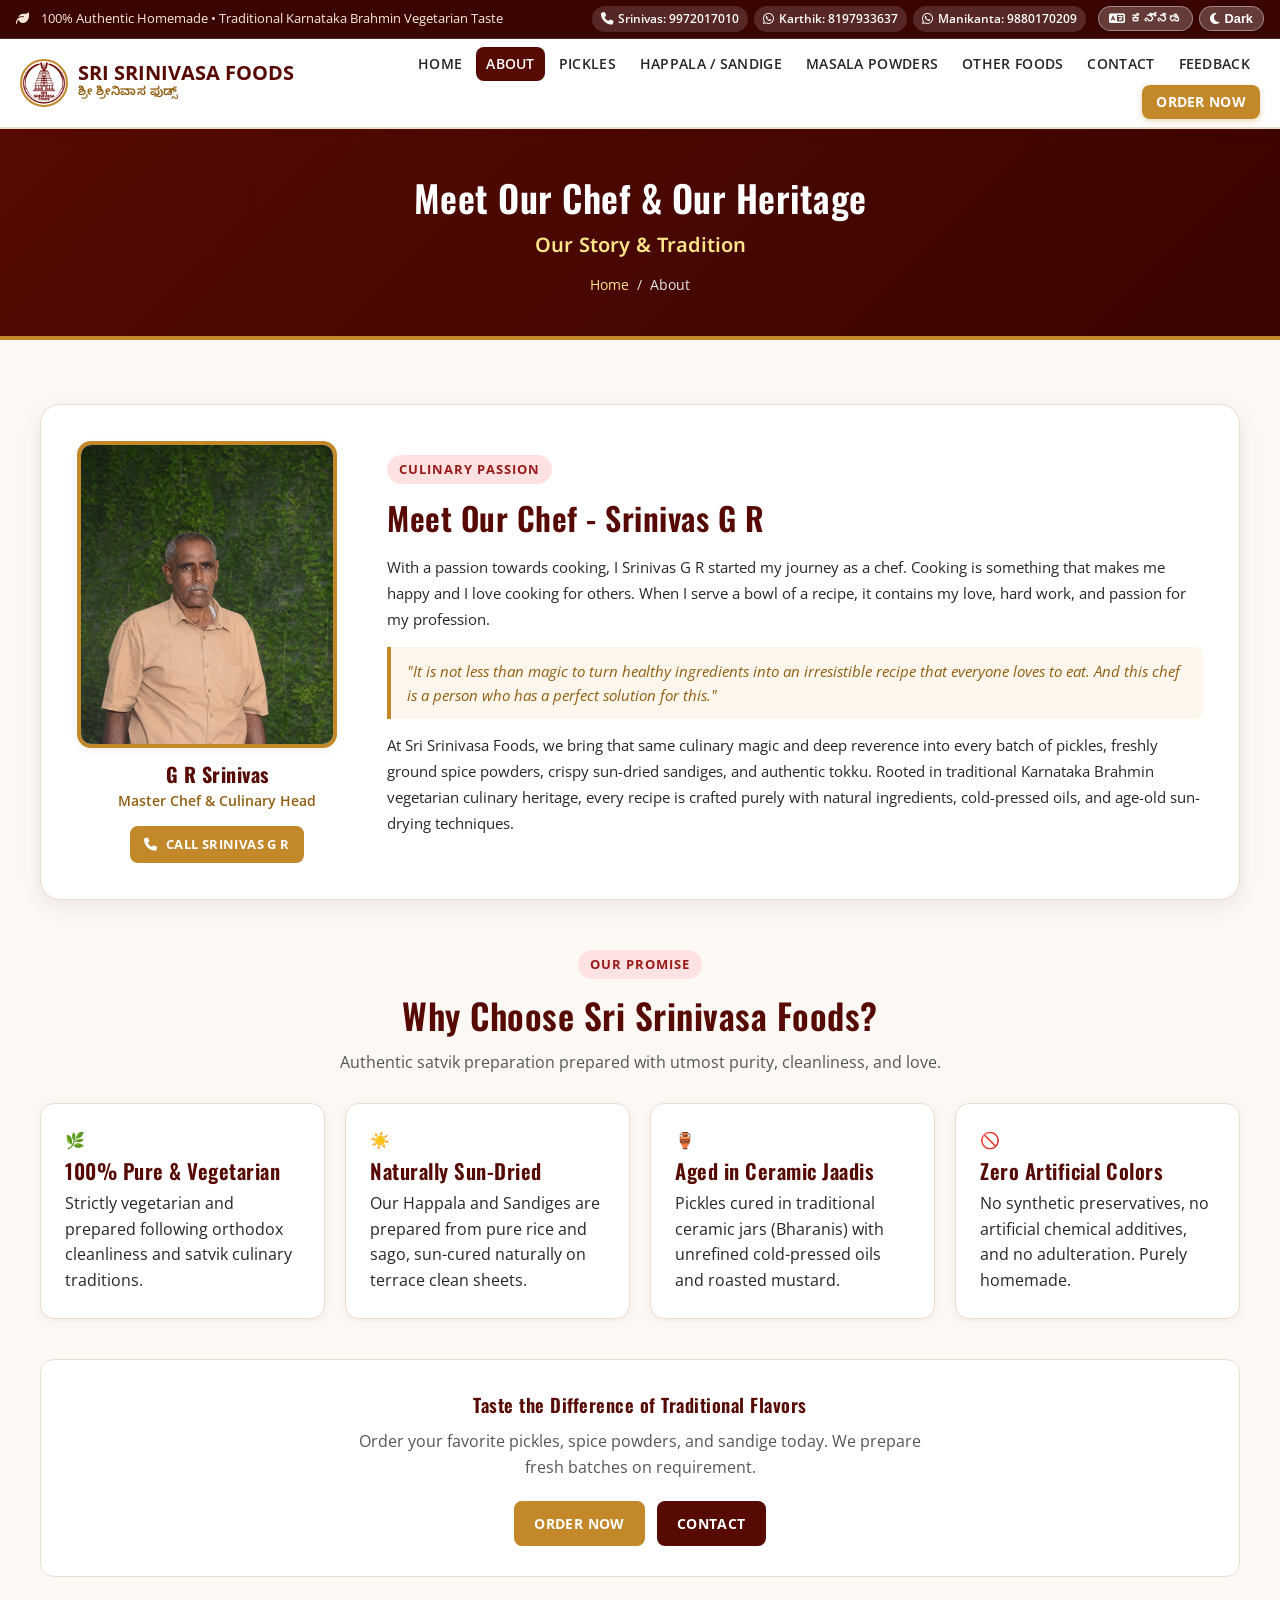
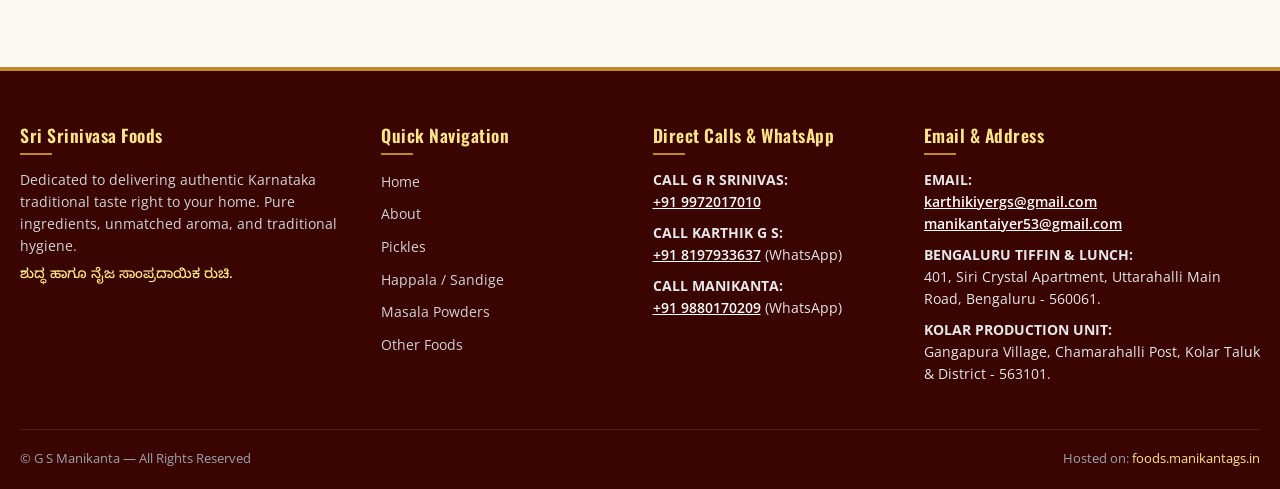
<file: about.html>
<!DOCTYPE html>
<html lang="en">
<head>
  <meta charset="UTF-8">
  <meta name="viewport" content="width=device-width, initial-scale=1.0">
  <title>Meet Our Chef & About Us | Sri Srinivasa Foods</title>
  <meta name="description" content="Meet Chef Srinivas G R of Sri Srinivasa Foods. Discover our story of authentic traditional Karnataka satvik vegetarian recipes, handcrafted with love and care.">
  <link rel="icon" type="image/png" href="assets/logo.png">
  
  <!-- Google Fonts -->
  <link rel="preconnect" href="https://fonts.googleapis.com">
  <link rel="preconnect" href="https://fonts.gstatic.com" crossorigin>
  <link href="https://fonts.googleapis.com/css2?family=Noto+Sans+Kannada:wght@400;600;700&family=Open+Sans:wght@400;600;700&family=Oswald:wght@500;600;700&display=swap" rel="stylesheet">
  <link rel="stylesheet" href="https://cdnjs.cloudflare.com/ajax/libs/font-awesome/6.5.1/css/all.min.css">
  <link rel="stylesheet" href="style.css">
</head>
<body>

  <!-- Top Notification Bar with Contacts & Language/Theme Controls at the Right Top of the Whole Page -->
  <div class="top-notice-bar">
    <div class="top-bar-inner">
      <div class="top-bar-left" data-i18n="topNotice">
        <span><i class="fa-solid fa-leaf"></i> 100% Traditional South Indian Vegetarian</span> • Direct from Gangapura, Kolar
      </div>
      <div class="top-bar-right">
        <div class="top-bar-contacts">
          <a href="tel:+919972017010" class="top-contact-pill"><i class="fa-solid fa-phone"></i> Srinivas: 9972017010</a>
          <a href="https://wa.me/918197933637" class="top-contact-pill"><i class="fa-brands fa-whatsapp"></i> Karthik: 8197933637</a>
          <a href="https://wa.me/919880170209" class="top-contact-pill"><i class="fa-brands fa-whatsapp"></i> Manikanta: 9880170209</a>
        </div>
        <div class="header-controls">
          <button class="control-btn lang-toggle-btn" aria-label="Toggle Language" title="Change Language / ಭಾಷೆ ಬದಲಿಸಿ">
            <i class="fa-solid fa-language"></i> <span class="lang-badge">ಕನ್ನಡ</span>
          </button>
          <button class="control-btn theme-toggle-btn" aria-label="Toggle Dark Mode" title="Toggle Dark/Light Mode">
            <i class="fa-solid fa-moon theme-icon"></i> <span class="theme-text">Dark</span>
          </button>
        </div>
      </div>
    </div>
  </div>

  <!-- Header -->
  <header class="site-header">
    <div class="navbar-container">
      <a href="index.html" class="brand-link">
        <img src="assets/logo.png" alt="Sri Srinivasa Foods Logo" class="brand-logo-img">
        <div class="brand-text-wrap">
          <span class="brand-name" data-i18n="heroTitle">Sri Srinivasa Foods</span>
          <span class="brand-sub kannada-text" data-i18n="brandSub">ಶ್ರೀ ಶ್ರೀನಿವಾಸ ಫುಡ್ಸ್</span>
        </div>
      </a>

      <button class="mobile-menu-toggle" id="mobileMenuToggle" aria-label="Toggle navigation">
        <i class="fa-solid fa-bars"></i>
      </button>

      <nav>
        <ul class="nav-menu" id="navMenu">
          <li><a href="index.html" class="nav-link" data-i18n="navHome">Home</a></li>
          <li><a href="about.html" class="nav-link active" data-i18n="navAbout">About</a></li>
          <li><a href="pickles.html" class="nav-link" data-i18n="navPickles">Pickles</a></li>
          <li><a href="happalasandige.html" class="nav-link" data-i18n="navHappala">Happala / Sandige</a></li>
          <li><a href="chillie-powder.html" class="nav-link" data-i18n="navMasala">Masala Powders</a></li>
          <li><a href="other-foods.html" class="nav-link" data-i18n="navOther">Other Foods</a></li>
          <li><a href="contact.html" class="nav-link" data-i18n="navContact">Contact</a></li>
          <li><a href="feedback.html" class="nav-link" data-i18n="navFeedback">Feedback</a></li>
          <li><a href="order.html" class="nav-link nav-cta-btn" data-i18n="navOrderNow"><i class="fa-solid fa-cart-shopping"></i> Order Now</a></li>
        </ul>
      </nav>
    </div>
  </header>

  <!-- Banner -->
  <div class="page-banner">
    <div class="page-banner-inner">
      <h1 data-en="Meet Our Chef & Our Heritage" data-kn="ನಮ್ಮ ಬಾಣಸಿಗರ ಪರಿಚಯ ಮತ್ತು ಸಂಸ್ಥೆಯ ಪರಂಪರೆ">Meet Our Chef & Our Heritage</h1>
      <p class="kannada-subtitle kannada-text" data-en="Our Story & Tradition" data-kn="ನಮ್ಮ ಬಾಣಸಿಗರ ಪರಿಚಯ ಮತ್ತು ಸಂಸ್ಥೆಯ ಪರಂಪರೆ">ನಮ್ಮ ಬಾಣಸಿಗರ ಪರಿಚಯ ಮತ್ತು ಸಂಸ್ಥೆಯ ಪರಂಪರೆ</p>
      <div class="breadcrumb-nav">
        <a href="index.html" data-i18n="navHome">Home</a> &nbsp;/&nbsp; <span data-i18n="navAbout">About Us</span>
      </div>
    </div>
  </div>

  <main class="main-container">

    <!-- Chef Feature Card -->
    <div class="chef-profile-card">
      <div class="chef-photo-wrap">
        <img src="assets/srinivasachef.jpeg" alt="Chef Srinivas G R" class="chef-photo">
        <h3 class="chef-badge-name">G R Srinivas</h3>
        <p class="chef-badge-title" data-en="Master Chef & Culinary Head" data-kn="ಮುಖ್ಯ ಬಾಣಸಿಗರು & ನಿರ್ದೇಶಕರು">Master Chef & Culinary Head</p>
        <div style="margin-top: 14px;">
          <a href="tel:+919972017010" class="btn btn-gold btn-sm"><i class="fa-solid fa-phone"></i> Call Srinivas G R</a>
        </div>
      </div>

      <div class="chef-story-wrap">
        <span class="section-tag" data-en="Culinary Passion" data-kn="ಪಾಕಶಾಲಾ ಪ್ರೀತಿ">Culinary Passion</span>
        <h2 data-i18n="chefSectionTitle">Meet Our Chef</h2>
        
        <p data-i18n="chefStory">
          With a passion towards cooking, <strong>I Srinivas G R</strong> started my journey as a chef. Cooking is something that makes me happy and I love cooking for others. I always wanted to be a chef and I really worked hard. It is a very nice profession where you can learn new things daily. When I serve a bowl of a recipe, it contains my love, hard work, and passion for my profession.
        </p>

        <blockquote data-i18n="chefQuote">
          "Food is something that gives us nutrition, and all of us know how nutritious it is to have bitter gourd. But there are very few of us who like it and most children run away when their mother cooks bitter gourd. So, how can a mother convince them to eat? All she can do is cook it in such a way that their child would love to eat it. It is not less than magic to turn bitter gourd into a delicious recipe. And this chef is a person who has a perfect solution for this."
        </blockquote>

        <p data-en="At Sri Srinivasa Foods, we bring that same culinary magic and deep reverence into every batch of pickles, freshly ground spice powders, crispy sun-dried sandiges, and authentic tokku. Rooted in traditional Karnataka Brahmin vegetarian culinary heritage, every recipe is crafted purely with natural ingredients, cold-pressed oils, and age-old sun-drying techniques." data-kn="ಶ್ರೀ ಶ್ರೀನಿವಾಸ ಫುಡ್ಸ್‌ನಲ್ಲಿ ನಾವು ಅದೇ ಪಾಕಶಾಲಾ ಪರಿಣತಿಯೊಂದಿಗೆ ಪ್ರತಿಯೊಂದು ಉಪ್ಪಿನಕಾಯಿ, ಪರಿಮಳಯುಕ್ತ ಮಸಾಲೆ ಪುಡಿಗಳು, ಗರಿಗರಿಯಾದ ಸಂಡಿಗೆ ಮತ್ತು ಅಪ್ಪಟ ತೊಕ್ಕುಗಳನ್ನು ಸಿದ್ಧಪಡಿಸುತ್ತೇವೆ. ಕರ್ನಾಟಕದ ಸಾಂಪ್ರದಾಯಿಕ ಬ್ರಾಹ್ಮಣ ಸಸ್ಯಾಹಾರಿ ಶೈಲಿಯಲ್ಲಿ, ಶುದ್ಧ ಎಣ್ಣೆ ಮತ್ತು ನೈಸರ್ಗಿಕ ವಿಧಾನಗಳಲ್ಲಿ ತಯಾರಿಸಲಾಗುತ್ತದೆ.">
          At <strong>Sri Srinivasa Foods</strong>, we bring that same culinary magic and deep reverence into every batch of pickles, freshly ground spice powders, crispy sun-dried sandiges, and authentic tokku. Rooted in traditional Karnataka Brahmin vegetarian culinary heritage, every recipe is crafted purely with natural ingredients, cold-pressed oils, and age-old sun-drying techniques.
        </p>
      </div>
    </div>

    <!-- Core Values Section -->
    <div style="margin-top: 50px;">
      <div class="section-header">
        <span class="section-tag" data-en="Our Promise" data-kn="ನಮ್ಮ ಭರವಸೆ">Our Promise</span>
        <h2 class="section-title" data-en="Why Choose Sri Srinivasa Foods?" data-kn="ಶ್ರೀ ಶ್ರೀನಿವಾಸ ಫುಡ್ಸ್ ಏಕೆ ಆರಿಸಬೇಕು?">Why Choose Sri Srinivasa Foods?</h2>
        <p class="section-subtitle" data-en="Authentic satvik preparation prepared with utmost purity, cleanliness, and love." data-kn="ಅತ್ಯುನ್ನತ ಶುಚಿತ್ವ, ಪಾವಿತ್ರ್ಯ ಮತ್ತು ಪ್ರೀತಿಯಿಂದ ಸಿದ್ಧಪಡಿಸಲಾದ ಸಾತ್ವಿಕ ಸಸ್ಯಾಹಾರಿ ಆಹಾರ.">Authentic satvik preparation prepared with utmost purity, cleanliness, and love.</p>
      </div>

      <div class="category-grid">
        <div class="category-card" style="padding: 24px;">
          <div class="category-icon">🌿</div>
          <h3 data-en="100% Pure & Vegetarian" data-kn="100% ಶುದ್ಧ ಸಸ್ಯಾಹಾರಿ">100% Pure & Vegetarian</h3>
          <p data-en="Strictly vegetarian and prepared following orthodox cleanliness and satvik culinary traditions." data-kn="ಸಾಂಪ್ರದಾಯಿಕ ಶುಚಿತ್ವ ಮತ್ತು ಸಾತ್ವಿಕ ನಿಯಮಗಳನ್ನು ಪಾಲಿಸಿ ಸಿದ್ಧಪಡಿಸಲಾಗಿದೆ.">Strictly vegetarian and prepared following orthodox cleanliness and satvik culinary traditions.</p>
        </div>

        <div class="category-card" style="padding: 24px;">
          <div class="category-icon">☀️</div>
          <h3 data-en="Naturally Sun-Dried" data-kn="ನೈಸರ್ಗಿಕವಾಗಿ ಬಿಸಿಲಿನಲ್ಲಿ ಒಣಗಿಸಿದ">Naturally Sun-Dried</h3>
          <p data-en="Our Happala and Sandiges are prepared from pure rice and sago, sun-cured naturally on terrace clean sheets." data-kn="ನಮ್ಮ ಹಪ್ಪಳ ಮತ್ತು ಸಂಡಿಗೆಗಳು ನೈಸರ್ಗಿಕ ಸೂರ್ಯನ ಬಿಸಿಲಿನಲ್ಲಿ ಒಣಗಿಸಿ ಗರಿಗರಿಯಾಗಿರುತ್ತವೆ.">Our Happala and Sandiges are prepared from pure rice and sago, sun-cured naturally on terrace clean sheets.</p>
        </div>

        <div class="category-card" style="padding: 24px;">
          <div class="category-icon">🏺</div>
          <h3 data-en="Aged in Ceramic Jaadis" data-kn="ಜೇಡಿ ಭರಣಿಗಳಲ್ಲಿ ಹದಮಾಡಿದ">Aged in Ceramic Jaadis</h3>
          <p data-en="Pickles cured in traditional ceramic jars (Bharanis) with unrefined cold-pressed oils and roasted mustard." data-kn="ಉಪ್ಪಿನಕಾಯಿಗಳನ್ನು ಅಪ್ಪಟ ಮಣ್ಣಿನ ಹಾಗೂ ಜೇಡಿ ಭರಣಿಗಳಲ್ಲಿ ಹದಗೊಳಿಸಲಾಗುತ್ತದೆ.">Pickles cured in traditional ceramic jars (Bharanis) with unrefined cold-pressed oils and roasted mustard.</p>
        </div>

        <div class="category-card" style="padding: 24px;">
          <div class="category-icon">🚫</div>
          <h3 data-en="Zero Artificial Colors" data-kn="ಯಾವುದೇ ಕೃತಕ ಬಣ್ಣಗಳಿಲ್ಲ">Zero Artificial Colors</h3>
          <p data-en="No synthetic preservatives, no artificial chemical additives, and no adulteration. Purely homemade." data-kn="ಯಾವುದೇ ಕೃತಕ ಬಣ್ಣ, ರಾಸಾಯನಿಕ ಅಥವಾ ಸಂರಕ್ಷಕಗಳಿಲ್ಲದೆ ಅಪ್ಪಟ ನೈಸರ್ಗಿಕವಾಗಿ ತಯಾರಿಸಲಾಗಿದೆ.">No synthetic preservatives, no artificial chemical additives, and no adulteration. Purely homemade.</p>
        </div>
      </div>
    </div>

    <!-- Contact & Order CTA -->
    <div style="text-align: center; margin-top: 20px; background: var(--bg-card); border: 1px solid var(--border-color); border-radius: var(--radius-md); padding: 30px;">
      <h3 style="color: var(--primary); margin-bottom: 10px;" data-en="Taste the Difference of Traditional Flavors" data-kn="ಸಾಂಪ್ರದಾಯಿಕ ರುಚಿಯ ಅನುಭವ ಪಡೆಯಿರಿ">Taste the Difference of Traditional Flavors</h3>
      <p style="color: var(--text-muted); max-width: 600px; margin: 0 auto 20px;" data-en="Order your favorite pickles, spice powders, and sandige today. We prepare fresh batches on requirement." data-kn="ನಿಮಗೆ ಬೇಕಾದ ಉಪ್ಪಿನಕಾಯಿ, ಮಸಾಲೆ ಪುಡಿಗಳು ಹಾಗೂ ಸಂಡಿಗೆಗಳನ್ನು ಇಂದೇ ಆರ್ಡರ್ ಮಾಡಿ.">
        Order your favorite pickles, spice powders, and sandige today. We prepare fresh batches on requirement.
      </p>
      <div style="display: flex; gap: 12px; justify-content: center; flex-wrap: wrap;">
        <a href="order.html" class="btn btn-gold" data-i18n="navOrderNow"><i class="fa-solid fa-cart-shopping"></i> Place an Order</a>
        <a href="contact.html" class="btn btn-primary" data-i18n="navContact"><i class="fa-solid fa-address-book"></i> View Contact Details</a>
      </div>
    </div>

  </main>

  <!-- Footer -->
  <footer class="site-footer">
    <div class="footer-container">
      <div class="footer-col">
        <h4>Sri Srinivasa Foods</h4>
        <p data-i18n="footerDesc">
          Authentic Karnataka homemade pickles, spice powders, happala, sandige, and tokku prepared by Chef Srinivas G R.
        </p>
        <p class="kannada-text" style="color: #fde68a; margin-top: 8px;">
          ಶುದ್ಧ ಹಾಗೂ ನೈಜ ಸಾಂಪ್ರದಾಯಿಕ ರುಚಿ.
        </p>
      </div>

      <div class="footer-col">
        <h4 data-i18n="footerNavTitle">Quick Links</h4>
        <ul class="footer-links">
          <li><a href="index.html" data-i18n="navHome">Home</a></li>
          <li><a href="about.html" data-i18n="navAbout">About</a></li>
          <li><a href="pickles.html" data-i18n="navPickles">Pickles</a></li>
          <li><a href="happalasandige.html" data-i18n="navHappala">Happala / Sandige</a></li>
          <li><a href="chillie-powder.html" data-i18n="navMasala">Masala Powders</a></li>
          <li><a href="other-foods.html" data-i18n="navOther">Other Foods</a></li>
        </ul>
      </div>

      <div class="footer-col">
        <h4 data-i18n="footerCallsTitle">Direct Contact</h4>
        <ul class="footer-contact-list">
          <li><strong>CALL G R SRINIVAS:</strong><br><a href="tel:+919972017010">+91 9972017010</a></li>
          <li><strong>CALL KARTHIK G S:</strong><br><a href="tel:+918197933637">+91 8197933637</a> (WhatsApp)</li>
          <li><strong>CALL MANIKANTA:</strong><br><a href="tel:+919880170209">+91 9880170209</a> (WhatsApp)</li>
        </ul>
      </div>

      <div class="footer-col">
        <h4 data-i18n="footerEmailTitle">Our Locations & Email</h4>
        <ul class="footer-contact-list">
          <li><strong>EMAIL:</strong><br><a href="mailto:karthikiyergs@gmail.com">karthikiyergs@gmail.com</a><br><a href="mailto:manikantaiyer53@gmail.com">manikantaiyer53@gmail.com</a></li>
          <li style="margin-top: 8px;">
            <strong>BENGALURU TIFFIN & LUNCH:</strong><br>
            401, Siri Crystal Apartment, Uttarahalli Main Road, Bengaluru - 560061.
          </li>
          <li style="margin-top: 8px;">
            <strong>KOLAR PRODUCTION UNIT:</strong><br>
            Gangapura Village, Chamarahalli Post, Kolar Taluk & District - 563101.
          </li>
        </ul>
      </div>
    </div>

    <div class="footer-bottom">
      <div>© G S Manikanta — All Rights Reserved</div>
      <div>Hosted on: <a href="https://foods.manikantags.in" style="color: #fde68a;">foods.manikantags.in</a></div>
    </div>
  </footer>

  <script src="script.js"></script>
</body>
</html>
</file>
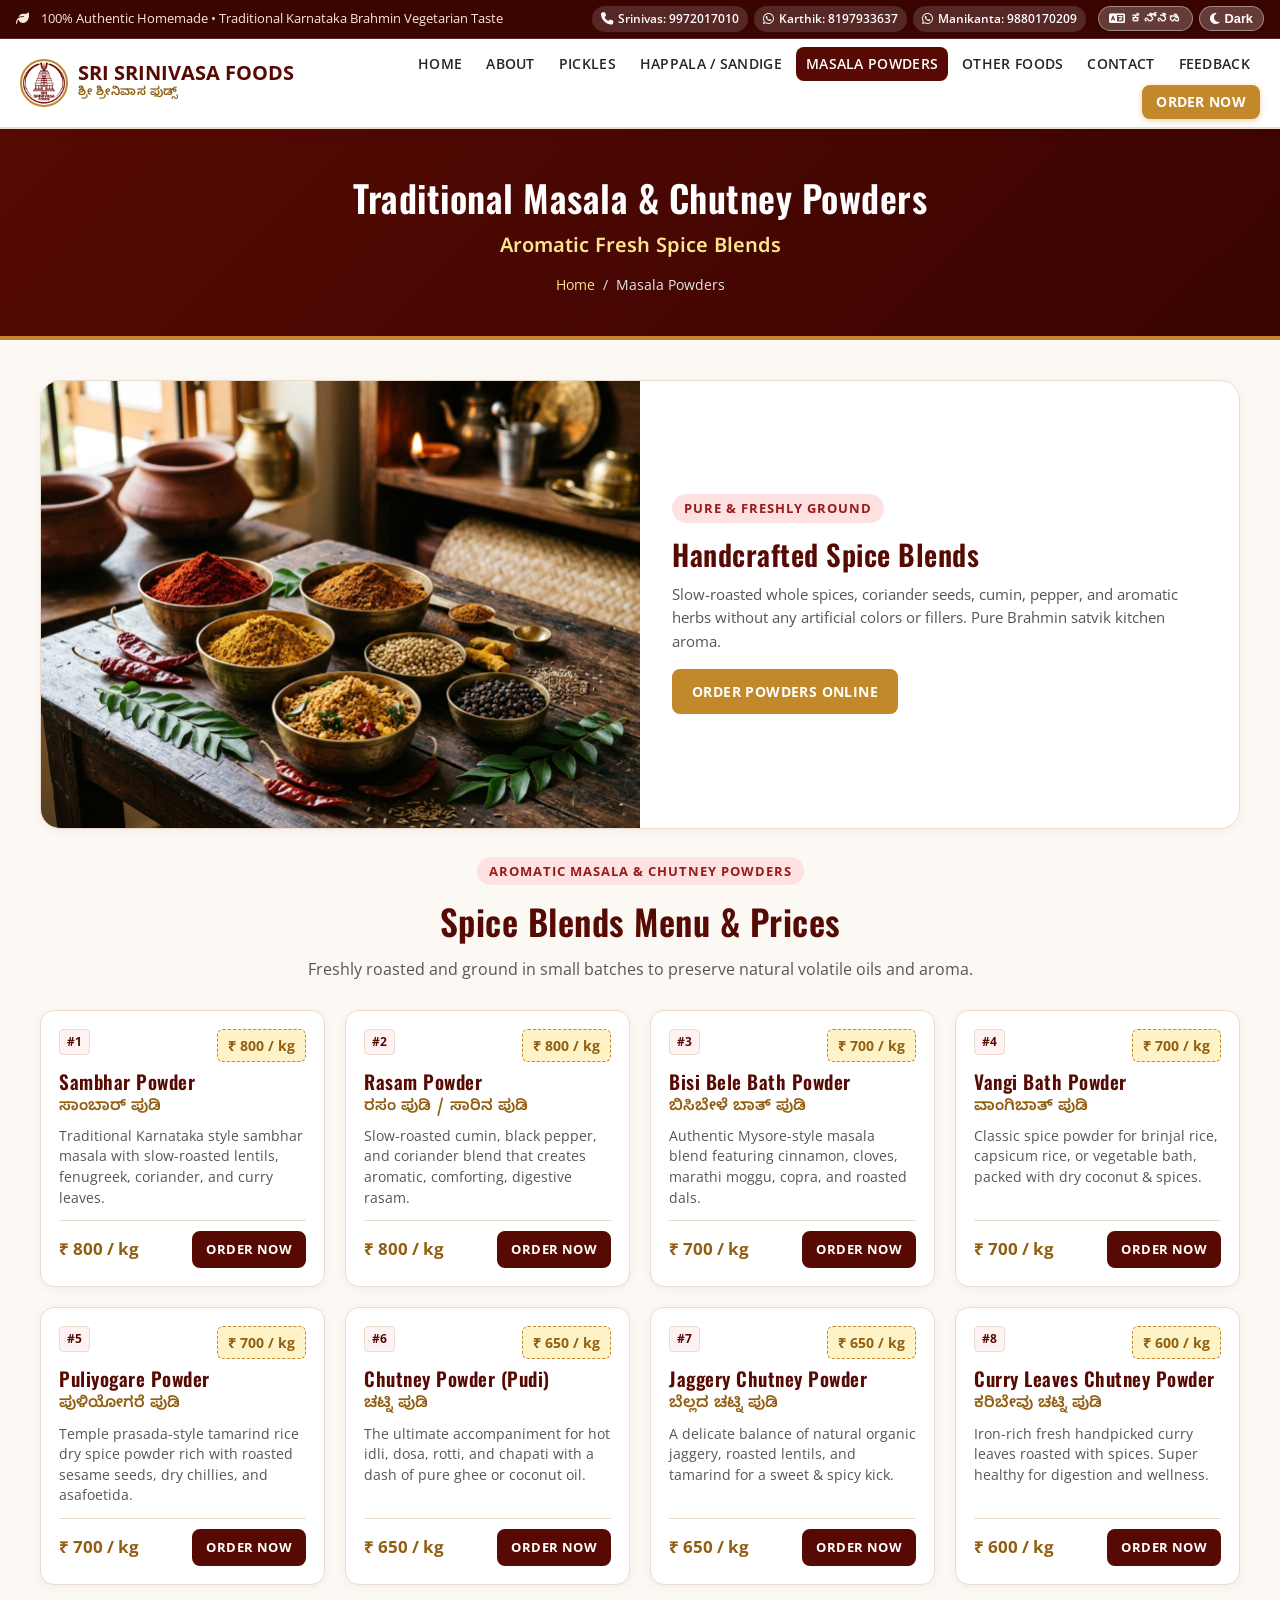
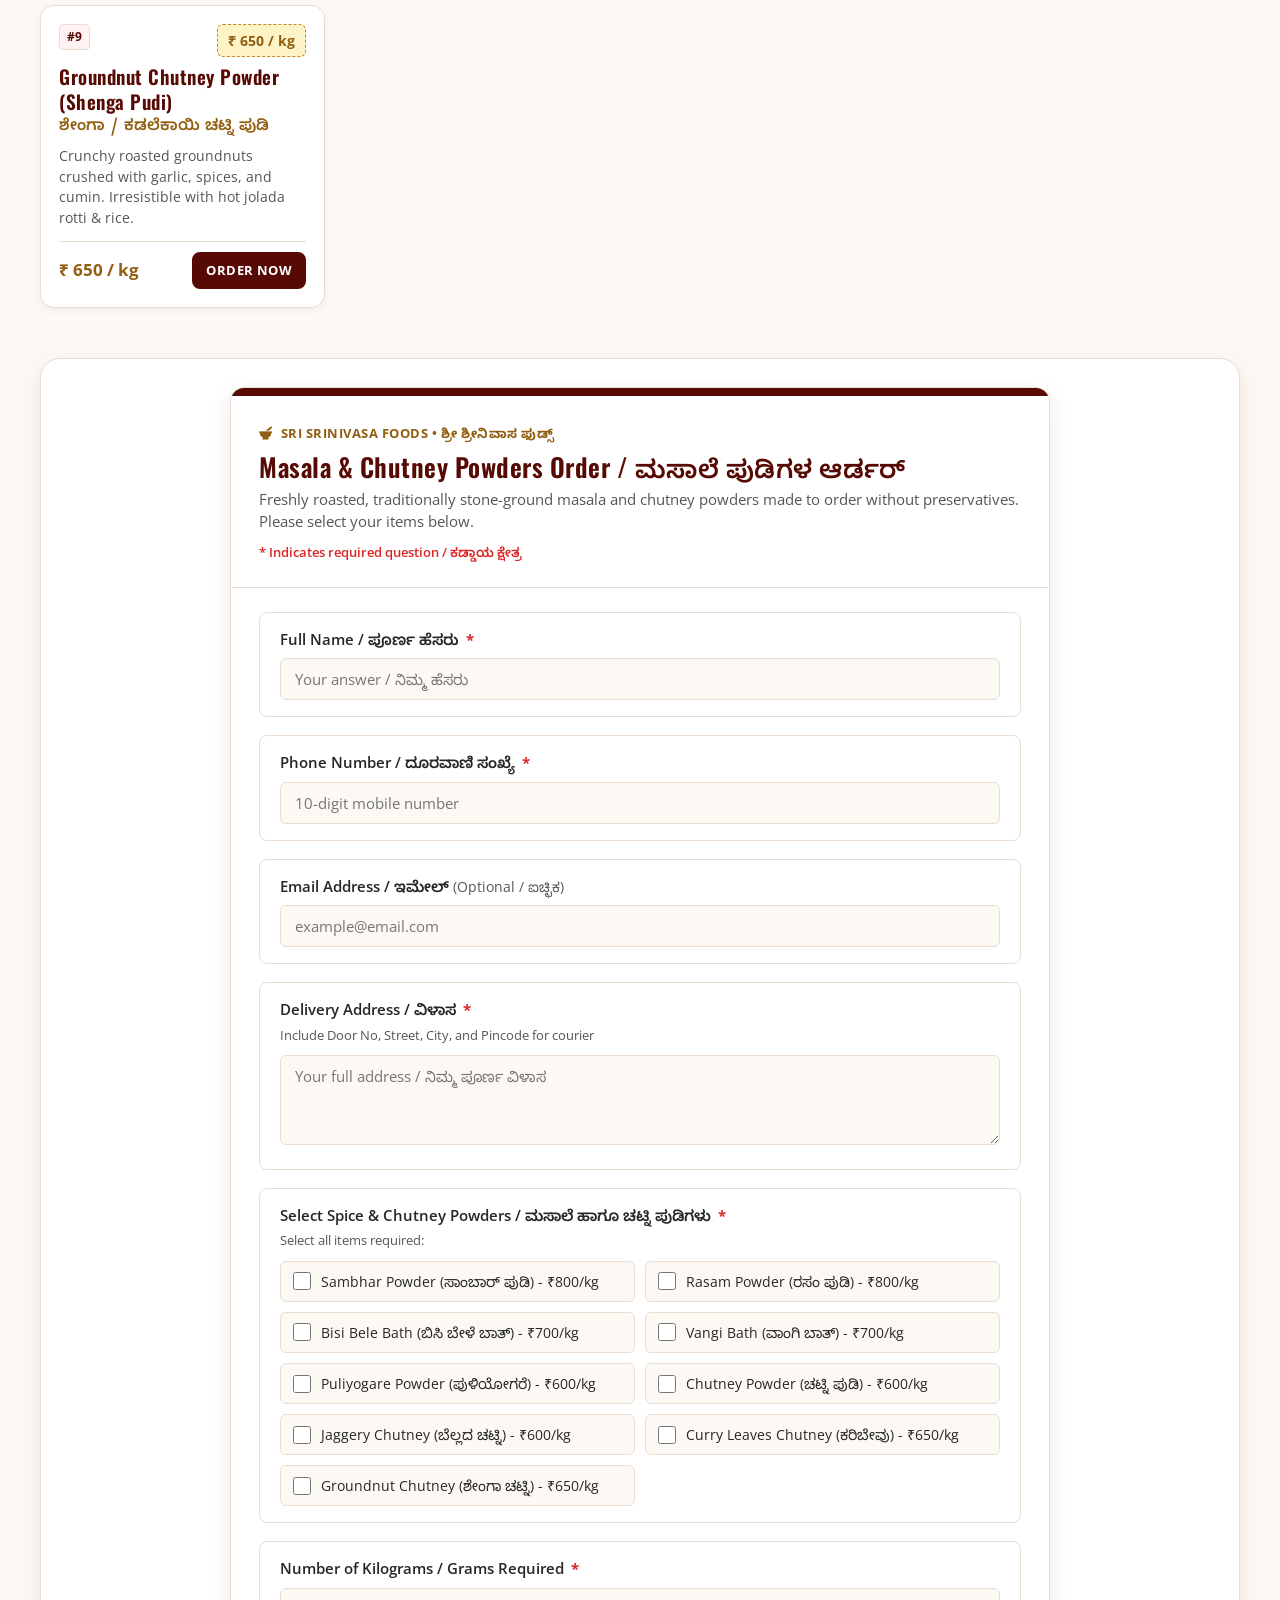
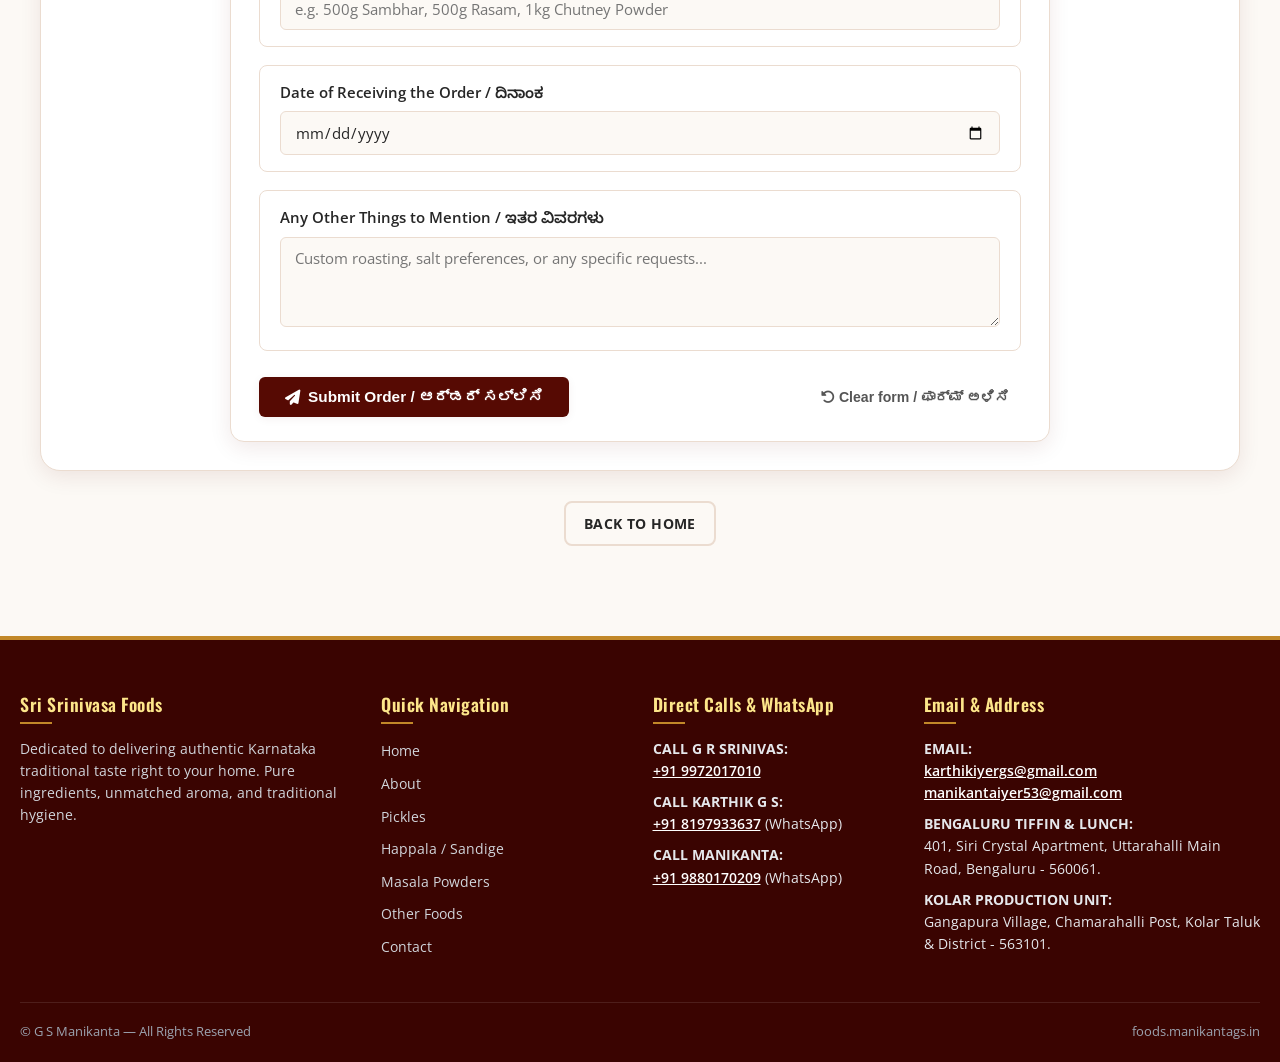
<file: chillie-powder.html>
<!DOCTYPE html>
<html lang="en">
<head>
  <meta charset="UTF-8">
  <meta name="viewport" content="width=device-width, initial-scale=1.0">
  <title>Masala & Chutney Powders (ಮಸಾಲೆ ಮತ್ತು ಚಟ್ನಿ ಪುಡಿಗಳು) | Sri Srinivasa Foods</title>
  <meta name="description" content="Pure, freshly ground Sambhar, Rasam, Bisi Bele Bath, Vangi Bath, Puliyogare, and Chutney powders by Sri Srinivasa Foods.">
  <link rel="icon" type="image/png" href="assets/logo.png">
  
  <!-- Google Fonts -->
  <link rel="preconnect" href="https://fonts.googleapis.com">
  <link rel="preconnect" href="https://fonts.gstatic.com" crossorigin>
  <link href="https://fonts.googleapis.com/css2?family=Noto+Sans+Kannada:wght@400;600;700&family=Open+Sans:wght@400;600;700&family=Oswald:wght@500;600;700&display=swap" rel="stylesheet">
  <link rel="stylesheet" href="https://cdnjs.cloudflare.com/ajax/libs/font-awesome/6.5.1/css/all.min.css">
  <link rel="stylesheet" href="style.css">
</head>
<body>

  <!-- Top Notification Bar with Contacts & Language/Theme Controls at the Right Top of the Whole Page -->
  <div class="top-notice-bar">
    <div class="top-bar-inner">
      <div class="top-bar-left" data-i18n="topNotice">
        <span><i class="fa-solid fa-leaf"></i> 100% Traditional South Indian Vegetarian</span> • Direct from Gangapura, Kolar
      </div>
      <div class="top-bar-right">
        <div class="top-bar-contacts">
          <a href="tel:+919972017010" class="top-contact-pill"><i class="fa-solid fa-phone"></i> Srinivas: 9972017010</a>
          <a href="https://wa.me/918197933637" class="top-contact-pill"><i class="fa-brands fa-whatsapp"></i> Karthik: 8197933637</a>
          <a href="https://wa.me/919880170209" class="top-contact-pill"><i class="fa-brands fa-whatsapp"></i> Manikanta: 9880170209</a>
        </div>
        <div class="header-controls">
          <button class="control-btn lang-toggle-btn" aria-label="Toggle Language" title="Change Language / ಭಾಷೆ ಬದಲಿಸಿ">
            <i class="fa-solid fa-language"></i> <span class="lang-badge">ಕನ್ನಡ</span>
          </button>
          <button class="control-btn theme-toggle-btn" aria-label="Toggle Dark Mode" title="Toggle Dark/Light Mode">
            <i class="fa-solid fa-moon theme-icon"></i> <span class="theme-text">Dark</span>
          </button>
        </div>
      </div>
    </div>
  </div>

  <!-- Header -->
  <header class="site-header">
    <div class="navbar-container">
      <a href="index.html" class="brand-link">
        <img src="assets/logo.png" alt="Sri Srinivasa Foods Logo" class="brand-logo-img">
        <div class="brand-text-wrap">
          <span class="brand-name" data-i18n="heroTitle">Sri Srinivasa Foods</span>
          <span class="brand-sub kannada-text" data-i18n="brandSub">ಶ್ರೀ ಶ್ರೀನಿವಾಸ ಫುಡ್ಸ್</span>
        </div>
      </a>

      <button class="mobile-menu-toggle" id="mobileMenuToggle" aria-label="Toggle navigation">
        <i class="fa-solid fa-bars"></i>
      </button>

      <nav>
        <ul class="nav-menu" id="navMenu">
          <li><a href="index.html" class="nav-link" data-i18n="navHome">Home</a></li>
          <li><a href="about.html" class="nav-link" data-i18n="navAbout">About</a></li>
          <li><a href="pickles.html" class="nav-link" data-i18n="navPickles">Pickles</a></li>
          <li><a href="happalasandige.html" class="nav-link" data-i18n="navHappala">Happala / Sandige</a></li>
          <li><a href="chillie-powder.html" class="nav-link active" data-i18n="navMasala">Masala Powders</a></li>
          <li><a href="other-foods.html" class="nav-link" data-i18n="navOther">Other Foods</a></li>
          <li><a href="contact.html" class="nav-link" data-i18n="navContact">Contact</a></li>
          <li><a href="feedback.html" class="nav-link" data-i18n="navFeedback">Feedback</a></li>
          <li><a href="order.html" class="nav-link nav-cta-btn" data-i18n="navOrderNow"><i class="fa-solid fa-cart-shopping"></i> Order Now</a></li>
        </ul>
      </nav>
    </div>
  </header>

  <!-- Banner -->
  <div class="page-banner">
    <div class="page-banner-inner">
      <h1 data-en="Traditional Masala & Chutney Powders" data-kn="ಸಾಂಪ್ರದಾಯಿಕ ಮಸಾಲೆ ಮತ್ತು ಚಟ್ನಿ ಪುಡಿಗಳು">Traditional Masala & Chutney Powders</h1>
      <p class="kannada-subtitle kannada-text" data-en="Aromatic Fresh Spice Blends" data-kn="ಮಸಾಲೆ ಮತ್ತು ಚಟ್ನಿ ಪುಡಿಗಳು">ಮಸಾಲೆ ಮತ್ತು ಚಟ್ನಿ ಪುಡಿಗಳು</p>
      <div class="breadcrumb-nav">
        <a href="index.html" data-i18n="navHome">Home</a> &nbsp;/&nbsp; <span data-i18n="navMasala">Masala Powders (ಪುಡಿಗಳು)</span>
      </div>
    </div>
  </div>

  <main class="main-container">

    <!-- Visual Banner -->
    <div class="category-visual-banner">
      <img src="assets/spice_powders.jpg" alt="Aromatic Homemade Masala Powders" class="category-visual-img">
      <div class="category-visual-content">
        <span class="section-tag" data-en="Pure & Freshly Ground" data-kn="ಶುದ್ಧ ಮತ್ತು ತಾಜಾ">Pure & Freshly Ground</span>
        <h2 data-en="Handcrafted Spice Blends" data-kn="ಪರಿಮಳಯುಕ್ತ ಮಸಾಲೆ ಪುಡಿಗಳು">Handcrafted Spice Blends</h2>
        <p data-en="Slow-roasted whole spices, coriander seeds, cumin, pepper, and aromatic herbs without any artificial colors or fillers. Pure Brahmin satvik kitchen aroma." data-kn="ಮನೆಯಲ್ಲೇ ಹದವಾಗಿ ಹುರಿದ ಸಾಂಬಾರ ಪದಾರ್ಥಗಳು, ಜೀರಿಗೆ, ಕಾಳುಮೆಣಸು ಮತ್ತು ಅರಿಶಿನದ ಪರಿಮಳ. ಯಾವುದೇ ರಾಸಾಯನಿಕಗಳಿಲ್ಲದೆ ಶುದ್ಧವಾಗಿ ತಯಾರಿಸಲಾಗಿದೆ.">
          Slow-roasted whole spices, coriander seeds, cumin, pepper, and aromatic herbs without any artificial colors or fillers. Pure Brahmin satvik kitchen aroma.
        </p>
        <a href="order.html" class="btn btn-gold" data-en="Order Powders Online" data-kn="ಮಸಾಲೆ ಪುಡಿಗಳನ್ನು ಆರ್ಡರ್ ಮಾಡಿ"><i class="fa-solid fa-cart-shopping"></i> Order Powders Online</a>
      </div>
    </div>

    <div class="section-header">
      <span class="section-tag" data-en="Aromatic Masala & Chutney Powders" data-kn="ಮಸಾಲೆ ಮತ್ತು ಚಟ್ನಿ ಪುಡಿಗಳು">Aromatic Masala & Chutney Powders</span>
      <h2 class="section-title" data-en="Spice Blends Menu & Prices" data-kn="ಮಸಾಲೆ ಪುಡಿಗಳ ಪಟ್ಟಿ ಮತ್ತು ದರ">Spice Blends Menu & Prices</h2>
      <p class="section-subtitle" data-en="Freshly roasted and ground in small batches to preserve natural volatile oils and aroma." data-kn="ಪರಿಮಳ ಹಾಗೂ ಗುಣಮಟ್ಟ ಕಾಪಾಡಲು ಸಣ್ಣ ಪ್ರಮಾಣದಲ್ಲಿ ತಾಜಾವಾಗಿ ಬೀಸಲಾಗುತ್ತದೆ.">Freshly roasted and ground in small batches to preserve natural volatile oils and aroma.</p>
    </div>

    <!-- Powders Grid -->
    <div class="products-grid">
      <!-- 1. Sambhar Powder -->
      <div class="product-item-card">
        <div>
          <div class="product-top">
            <span class="product-num-badge">#1</span>
            <span class="price-badge" style="margin:0;">₹ 800 / kg</span>
          </div>
          <h3 class="product-title">Sambhar Powder</h3>
          <div class="product-kannada kannada-text">ಸಾಂಬಾರ್ ಪುಡಿ</div>
          <p class="product-desc" data-en="Traditional Karnataka style sambhar masala with slow-roasted lentils, fenugreek, coriander, and curry leaves." data-kn="ಹುರಿದ ಬೇಳೆಕಾಳುಗಳು, ಮೆಂತೆ, ಕೊತ್ತಂಬರಿ ಮತ್ತು ಕರಿಬೇವು ಒಳಗೊಂಡ ಅಪ್ಪಟ ಕರ್ನಾಟಕ ಶೈಲಿಯ ಸಾಂಬಾರ್ ಪುಡಿ.">Traditional Karnataka style sambhar masala with slow-roasted lentils, fenugreek, coriander, and curry leaves.</p>
        </div>
        <div class="product-footer">
          <span class="product-price">₹ 800 / kg</span>
          <a href="order.html" class="btn btn-primary btn-sm" data-en="Order Now" data-kn="ಆರ್ಡರ್ ಮಾಡಿ"><i class="fa-solid fa-bag-shopping"></i> Order Now</a>
        </div>
      </div>

      <!-- 2. Rasam Powder -->
      <div class="product-item-card">
        <div>
          <div class="product-top">
            <span class="product-num-badge">#2</span>
            <span class="price-badge" style="margin:0;">₹ 800 / kg</span>
          </div>
          <h3 class="product-title">Rasam Powder</h3>
          <div class="product-kannada kannada-text">ರಸಂ ಪುಡಿ / ಸಾರಿನ ಪುಡಿ</div>
          <p class="product-desc" data-en="Slow-roasted cumin, black pepper, and coriander blend that creates aromatic, comforting, digestive rasam." data-kn="ಜೀರಿಗೆ, ಕಾಳುಮೆಣಸು ಮತ್ತು ಕೊತ್ತಂಬರಿಯ ಸುವಾಸನೆಯುಕ್ತ ಘಮಘಮಿಸುವ ರಸಂ ಪುಡಿ.">Slow-roasted cumin, black pepper, and coriander blend that creates aromatic, comforting, digestive rasam.</p>
        </div>
        <div class="product-footer">
          <span class="product-price">₹ 800 / kg</span>
          <a href="order.html" class="btn btn-primary btn-sm" data-en="Order Now" data-kn="ಆರ್ಡರ್ ಮಾಡಿ"><i class="fa-solid fa-bag-shopping"></i> Order Now</a>
        </div>
      </div>

      <!-- 3. Bisi Bele Bath Powder -->
      <div class="product-item-card">
        <div>
          <div class="product-top">
            <span class="product-num-badge">#3</span>
            <span class="price-badge" style="margin:0;">₹ 700 / kg</span>
          </div>
          <h3 class="product-title">Bisi Bele Bath Powder</h3>
          <div class="product-kannada kannada-text">ಬಿಸಿಬೇಳೆ ಬಾತ್ ಪುಡಿ</div>
          <p class="product-desc" data-en="Authentic Mysore-style masala blend featuring cinnamon, cloves, marathi moggu, copra, and roasted dals." data-kn="ಮೈಸೂರು ಶೈಲಿಯ ಚಕ್ಕೆ, ಲವಂಗ, ಮರಾಠಿ ಮೊಗ್ಗು, ಒಣಕೊಬ್ಬರಿಯುಕ್ತ ಅಪ್ಪಟ ಬಿಸಿಬೇಳೆ ಬಾತ್ ಮಸಾಲೆ.">Authentic Mysore-style masala blend featuring cinnamon, cloves, marathi moggu, copra, and roasted dals.</p>
        </div>
        <div class="product-footer">
          <span class="product-price">₹ 700 / kg</span>
          <a href="order.html" class="btn btn-primary btn-sm" data-en="Order Now" data-kn="ಆರ್ಡರ್ ಮಾಡಿ"><i class="fa-solid fa-bag-shopping"></i> Order Now</a>
        </div>
      </div>

      <!-- 4. Vangi Bath Powder -->
      <div class="product-item-card">
        <div>
          <div class="product-top">
            <span class="product-num-badge">#4</span>
            <span class="price-badge" style="margin:0;">₹ 700 / kg</span>
          </div>
          <h3 class="product-title">Vangi Bath Powder</h3>
          <div class="product-kannada kannada-text">ವಾಂಗಿಬಾತ್ ಪುಡಿ</div>
          <p class="product-desc" data-en="Classic spice powder for brinjal rice, capsicum rice, or vegetable bath, packed with dry coconut & spices." data-kn="ಬದನೆಕಾಯಿ ಬಾತ್, ಕ್ಯಾಪ್ಸಿಕಂ ಬಾತ್‌ಗೆ ಪರಿಪೂರ್ಣ ರುಚಿ ನೀಡುವ ವಾಂಗಿಬಾತ್ ಪುಡಿ.">Classic spice powder for brinjal rice, capsicum rice, or vegetable bath, packed with dry coconut & spices.</p>
        </div>
        <div class="product-footer">
          <span class="product-price">₹ 700 / kg</span>
          <a href="order.html" class="btn btn-primary btn-sm" data-en="Order Now" data-kn="ಆರ್ಡರ್ ಮಾಡಿ"><i class="fa-solid fa-bag-shopping"></i> Order Now</a>
        </div>
      </div>

      <!-- 5. Puliyogare Powder -->
      <div class="product-item-card">
        <div>
          <div class="product-top">
            <span class="product-num-badge">#5</span>
            <span class="price-badge" style="margin:0;">₹ 700 / kg</span>
          </div>
          <h3 class="product-title">Puliyogare Powder</h3>
          <div class="product-kannada kannada-text">ಪುಳಿಯೋಗರೆ ಪುಡಿ</div>
          <p class="product-desc" data-en="Temple prasada-style tamarind rice dry spice powder rich with roasted sesame seeds, dry chillies, and asafoetida." data-kn="ದೇವಸ್ಥಾನದ ಪ್ರಸಾದ ಶೈಲಿಯ ಎಳ್ಳು, ಇಂಗು ಮತ್ತು ಒಣಮೆಣಸಿನಕಾಯಿಯ ಘಮಲಿನ ಪುಳಿಯೋಗರೆ ಪುಡಿ.">Temple prasada-style tamarind rice dry spice powder rich with roasted sesame seeds, dry chillies, and asafoetida.</p>
        </div>
        <div class="product-footer">
          <span class="product-price">₹ 700 / kg</span>
          <a href="order.html" class="btn btn-primary btn-sm" data-en="Order Now" data-kn="ಆರ್ಡರ್ ಮಾಡಿ"><i class="fa-solid fa-bag-shopping"></i> Order Now</a>
        </div>
      </div>

      <!-- 6. Chutney Powder -->
      <div class="product-item-card">
        <div>
          <div class="product-top">
            <span class="product-num-badge">#6</span>
            <span class="price-badge" style="margin:0;">₹ 650 / kg</span>
          </div>
          <h3 class="product-title">Chutney Powder (Pudi)</h3>
          <div class="product-kannada kannada-text">ಚಟ್ನಿ ಪುಡಿ</div>
          <p class="product-desc" data-en="The ultimate accompaniment for hot idli, dosa, rotti, and chapati with a dash of pure ghee or coconut oil." data-kn="ಬಿಸಿ ಇಡ್ಲಿ, ದೋಸೆ, ರೊಟ್ಟಿ, ಚಪಾತಿಗೆ ತುಪ್ಪದೊಂದಿಗೆ ಸವಿಯಲು ಅತ್ಯುತ್ತಮ ಚಟ್ನಿ ಪುಡಿ.">The ultimate accompaniment for hot idli, dosa, rotti, and chapati with a dash of pure ghee or coconut oil.</p>
        </div>
        <div class="product-footer">
          <span class="product-price">₹ 650 / kg</span>
          <a href="order.html" class="btn btn-primary btn-sm" data-en="Order Now" data-kn="ಆರ್ಡರ್ ಮಾಡಿ"><i class="fa-solid fa-bag-shopping"></i> Order Now</a>
        </div>
      </div>

      <!-- 7. Jaggery Chutney Powder -->
      <div class="product-item-card">
        <div>
          <div class="product-top">
            <span class="product-num-badge">#7</span>
            <span class="price-badge" style="margin:0;">₹ 650 / kg</span>
          </div>
          <h3 class="product-title">Jaggery Chutney Powder</h3>
          <div class="product-kannada kannada-text">ಬೆಲ್ಲದ ಚಟ್ನಿ ಪುಡಿ</div>
          <p class="product-desc" data-en="A delicate balance of natural organic jaggery, roasted lentils, and tamarind for a sweet & spicy kick." data-kn="ನೈಸರ್ಗಿಕ ಸಾವಯವ ಬೆಲ್ಲ, ಹುರಿದ ಬೇಳೆ ಮತ್ತು ಹುಣಸೆಹಣ್ಣಿನ ಸಿಹಿ-ಖಾರದ ಅದ್ಭುತ ಚಟ್ನಿ ಪುಡಿ.">A delicate balance of natural organic jaggery, roasted lentils, and tamarind for a sweet & spicy kick.</p>
        </div>
        <div class="product-footer">
          <span class="product-price">₹ 650 / kg</span>
          <a href="order.html" class="btn btn-primary btn-sm" data-en="Order Now" data-kn="ಆರ್ಡರ್ ಮಾಡಿ"><i class="fa-solid fa-bag-shopping"></i> Order Now</a>
        </div>
      </div>

      <!-- 8. Curry Leaves Chutney Powder -->
      <div class="product-item-card">
        <div>
          <div class="product-top">
            <span class="product-num-badge">#8</span>
            <span class="price-badge" style="margin:0;">₹ 600 / kg</span>
          </div>
          <h3 class="product-title">Curry Leaves Chutney Powder</h3>
          <div class="product-kannada kannada-text">ಕರಿಬೇವು ಚಟ್ನಿ ಪುಡಿ</div>
          <p class="product-desc" data-en="Iron-rich fresh handpicked curry leaves roasted with spices. Super healthy for digestion and wellness." data-kn="ಕಬ್ಬಿಣಾಂಶ ಸಮೃದ್ಧವಾದ, ಜೀರ್ಣಶಕ್ತಿಗೆ ಉತ್ತಮವಾದ ತಾಜಾ ಕರಿಬೇವಿನ ಚಟ್ನಿ ಪುಡಿ.">Iron-rich fresh handpicked curry leaves roasted with spices. Super healthy for digestion and wellness.</p>
        </div>
        <div class="product-footer">
          <span class="product-price">₹ 600 / kg</span>
          <a href="order.html" class="btn btn-primary btn-sm" data-en="Order Now" data-kn="ಆರ್ಡರ್ ಮಾಡಿ"><i class="fa-solid fa-bag-shopping"></i> Order Now</a>
        </div>
      </div>

      <!-- 9. Groundnut Chutney Powder -->
      <div class="product-item-card">
        <div>
          <div class="product-top">
            <span class="product-num-badge">#9</span>
            <span class="price-badge" style="margin:0;">₹ 650 / kg</span>
          </div>
          <h3 class="product-title">Groundnut Chutney Powder (Shenga Pudi)</h3>
          <div class="product-kannada kannada-text">ಶೇಂಗಾ / ಕಡಲೆಕಾಯಿ ಚಟ್ನಿ ಪುಡಿ</div>
          <p class="product-desc" data-en="Crunchy roasted groundnuts crushed with garlic, spices, and cumin. Irresistible with hot jolada rotti & rice." data-kn="ಗರಿಗರಿ ಹುರಿದ ಶೇಂಗಾ, ಜೀರಿಗೆ ಮತ್ತು ಬೆಳ್ಳುಳ್ಳಿಯೊಂದಿಗೆ ಕುಟ್ಟಿದ ಉತ್ತರ ಕರ್ನಾಟಕ ಶೈಲಿಯ ಶೇಂಗಾ ಪುಡಿ.">Crunchy roasted groundnuts crushed with garlic, spices, and cumin. Irresistible with hot jolada rotti & rice.</p>
        </div>
        <div class="product-footer">
          <span class="product-price">₹ 650 / kg</span>
          <a href="order.html" class="btn btn-primary btn-sm" data-en="Order Now" data-kn="ಆರ್ಡರ್ ಮಾಡಿ"><i class="fa-solid fa-bag-shopping"></i> Order Now</a>
        </div>
      </div>
    </div>

    <!-- Designed Google Form with Web3Forms -->
    <section class="form-section-card" style="margin-top: 50px;">
      <div class="gf-form-card">
        <div class="gf-form-header">
          <div class="gf-form-brand">
            <i class="fa-solid fa-mortar-pestle"></i> Sri Srinivasa Foods • ಶ್ರೀ ಶ್ರೀನಿವಾಸ ಫುಡ್ಸ್
          </div>
          <h2 class="gf-form-title">Masala & Chutney Powders Order / ಮಸಾಲೆ ಪುಡಿಗಳ ಆರ್ಡರ್</h2>
          <p class="gf-form-desc">Freshly roasted, traditionally stone-ground masala and chutney powders made to order without preservatives. Please select your items below.</p>
          <div class="gf-required-notice">* Indicates required question / ಕಡ್ಡಾಯ ಕ್ಷೇತ್ರ</div>
        </div>

        <form action="https://api.web3forms.com/submit" method="POST" class="gf-form-body">
          <!-- Web3Forms Config -->
          <input type="hidden" name="access_key" value="1e39391c-e480-4176-8931-613de96f3d66">
          <input type="hidden" name="subject" value="New Masala Powders Order - Sri Srinivasa Foods">
          <input type="hidden" name="from_name" value="Sri Srinivasa Foods Portal">
          <input type="checkbox" name="botcheck" class="hidden" style="display: none;">

          <!-- Question 1: Full Name -->
          <div class="gf-question-box">
            <label class="gf-label" for="masala_name">
              Full Name / ಪೂರ್ಣ ಹೆಸರು <span class="req-star">*</span>
            </label>
            <input type="text" id="masala_name" name="Full Name (ಹೆಸರು)" class="gf-input" placeholder="Your answer / ನಿಮ್ಮ ಹೆಸರು" required>
          </div>

          <!-- Question 2: Phone Number -->
          <div class="gf-question-box">
            <label class="gf-label" for="masala_phone">
              Phone Number / ದೂರವಾಣಿ ಸಂಖ್ಯೆ <span class="req-star">*</span>
            </label>
            <input type="tel" id="masala_phone" name="Phone Number (ಫೋನ್)" class="gf-input" placeholder="10-digit mobile number" required>
          </div>

          <!-- Question 3: Email Address (Optional) -->
          <div class="gf-question-box">
            <label class="gf-label" for="masala_email">
              Email Address / ಇಮೇಲ್ <span style="font-weight: 400; color: var(--text-muted); font-size: 0.85rem;">(Optional / ಐಚ್ಛಿಕ)</span>
            </label>
            <input type="email" id="masala_email" name="Email Address" class="gf-input" placeholder="example@email.com">
          </div>

          <!-- Question 4: Delivery Address -->
          <div class="gf-question-box">
            <label class="gf-label" for="masala_address">
              Delivery Address / ವಿಳಾಸ <span class="req-star">*</span>
            </label>
            <span class="gf-sublabel">Include Door No, Street, City, and Pincode for courier</span>
            <textarea id="masala_address" name="Delivery Address (ವಿಳಾಸ)" class="gf-textarea" placeholder="Your full address / ನಿಮ್ಮ ಪೂರ್ಣ ವಿಳಾಸ" required></textarea>
          </div>

          <!-- Question 5: Select Spice & Chutney Powders -->
          <div class="gf-question-box">
            <label class="gf-label">
              Select Spice & Chutney Powders / ಮಸಾಲೆ ಹಾಗೂ ಚಟ್ನಿ ಪುಡಿಗಳು <span class="req-star">*</span>
            </label>
            <span class="gf-sublabel">Select all items required:</span>
            <div class="gf-option-grid">
              <label class="gf-option-item">
                <input type="checkbox" name="Spice Powders" value="Sambhar Powder (ಸಾಂಬಾರ್ ಪುಡಿ) - ₹800/kg">
                <span>Sambhar Powder (ಸಾಂಬಾರ್ ಪುಡಿ) - ₹800/kg</span>
              </label>
              <label class="gf-option-item">
                <input type="checkbox" name="Spice Powders" value="Rasam Powder (ರಸಂ ಪುಡಿ) - ₹800/kg">
                <span>Rasam Powder (ರಸಂ ಪುಡಿ) - ₹800/kg</span>
              </label>
              <label class="gf-option-item">
                <input type="checkbox" name="Spice Powders" value="Bisi Bele Bath Powder (ಬಿಸಿ ಬೇಳೆ ಬಾತ್) - ₹700/kg">
                <span>Bisi Bele Bath (ಬಿಸಿ ಬೇಳೆ ಬಾತ್) - ₹700/kg</span>
              </label>
              <label class="gf-option-item">
                <input type="checkbox" name="Spice Powders" value="Vangi Bath Powder (ವಾಂಗಿ ಬಾತ್ ಪುಡಿ) - ₹700/kg">
                <span>Vangi Bath (ವಾಂಗಿ ಬಾತ್) - ₹700/kg</span>
              </label>
              <label class="gf-option-item">
                <input type="checkbox" name="Spice Powders" value="Puliyogare Powder (ಪುಳಿಯೋಗರೆ ಪುಡಿ) - ₹600/kg">
                <span>Puliyogare Powder (ಪುಳಿಯೋಗರೆ) - ₹600/kg</span>
              </label>
              <label class="gf-option-item">
                <input type="checkbox" name="Spice Powders" value="Chutney Powder (ಚಟ್ನಿ ಪುಡಿ) - ₹600/kg">
                <span>Chutney Powder (ಚಟ್ನಿ ಪುಡಿ) - ₹600/kg</span>
              </label>
              <label class="gf-option-item">
                <input type="checkbox" name="Spice Powders" value="Jaggery Chutney Powder (ಬೆಲ್ಲದ ಚಟ್ನಿ ಪುಡಿ) - ₹600/kg">
                <span>Jaggery Chutney (ಬೆಲ್ಲದ ಚಟ್ನಿ) - ₹600/kg</span>
              </label>
              <label class="gf-option-item">
                <input type="checkbox" name="Spice Powders" value="Curry Leaves Chutney Powder (ಕರಿಬೇವು ಚಟ್ನಿ) - ₹650/kg">
                <span>Curry Leaves Chutney (ಕರಿಬೇವು) - ₹650/kg</span>
              </label>
              <label class="gf-option-item">
                <input type="checkbox" name="Spice Powders" value="Groundnut Chutney Powder (ಶೇಂಗಾ ಚಟ್ನಿ ಪುಡಿ) - ₹650/kg">
                <span>Groundnut Chutney (ಶೇಂಗಾ ಚಟ್ನಿ) - ₹650/kg</span>
              </label>
            </div>
          </div>

          <!-- Question 6: Quantity Required -->
          <div class="gf-question-box">
            <label class="gf-label" for="masala_qty">
              Number of Kilograms / Grams Required <span class="req-star">*</span>
            </label>
            <input type="text" id="masala_qty" name="Quantity Required (ಪ್ರಮಾಣ)" class="gf-input" placeholder="e.g. 500g Sambhar, 500g Rasam, 1kg Chutney Powder" required>
          </div>

          <!-- Question 7: Delivery Date -->
          <div class="gf-question-box">
            <label class="gf-label" for="masala_date">
              Date of Receiving the Order / ದಿನಾಂಕ
            </label>
            <input type="date" id="masala_date" name="Preferred Date (ದಿನಾಂಕ)" class="gf-input">
          </div>

          <!-- Question 8: Comments -->
          <div class="gf-question-box">
            <label class="gf-label" for="masala_comments">
              Any Other Things to Mention / ಇತರ ವಿವರಗಳು
            </label>
            <textarea id="masala_comments" name="Special Instructions" class="gf-textarea" placeholder="Custom roasting, salt preferences, or any specific requests..."></textarea>
          </div>

          <!-- Status message area -->
          <div class="gf-status-msg"></div>

          <!-- Submit Buttons -->
          <div class="gf-submit-wrap">
            <button type="submit" class="gf-submit-btn">
              <i class="fa-solid fa-paper-plane"></i> Submit Order / ಆರ್ಡರ್ ಸಲ್ಲಿಸಿ
            </button>
            <button type="reset" class="gf-reset-btn">
              <i class="fa-solid fa-rotate-left"></i> Clear form / ಫಾರ್ಮ್ ಅಳಿಸಿ
            </button>
          </div>
        </form>
      </div>
    </section>

    <div style="text-align: center; margin-top: 30px;">
      <a href="index.html" class="btn btn-outline-dark" data-i18n="backHomeBtn">
        <i class="fa-solid fa-arrow-left"></i> Back to Home
      </a>
    </div>
  </main>

  <!-- Footer -->
  <footer class="site-footer">
    <div class="footer-container">
      <div class="footer-col">
        <h4>Sri Srinivasa Foods</h4>
        <p data-i18n="footerDesc">Gangapura Village, Chamarahalli Post, Kolar Taluk & District, Karnataka-563101.</p>
      </div>
      <div class="footer-col">
        <h4 data-i18n="footerNavTitle">Quick Navigation</h4>
        <ul class="footer-links">
          <li><a href="index.html" data-i18n="navHome">Home</a></li>
          <li><a href="about.html" data-i18n="navAbout">About</a></li>
          <li><a href="pickles.html" data-i18n="navPickles">Pickles</a></li>
          <li><a href="happalasandige.html" data-i18n="navHappala">Happala / Sandige</a></li>
          <li><a href="chillie-powder.html" data-i18n="navMasala">Masala Powders</a></li>
          <li><a href="other-foods.html" data-i18n="navOther">Other Foods</a></li>
          <li><a href="contact.html" data-i18n="navContact">Contact Us</a></li>
        </ul>
      </div>
      <div class="footer-col">
        <h4 data-i18n="footerCallsTitle">Direct Calls</h4>
        <ul class="footer-contact-list">
          <li><strong>CALL G R SRINIVAS:</strong><br><a href="tel:+919972017010">+91 9972017010</a></li>
          <li><strong>CALL KARTHIK G S:</strong><br><a href="tel:+918197933637">+91 8197933637</a> (WhatsApp)</li>
          <li><strong>CALL MANIKANTA:</strong><br><a href="tel:+919880170209">+91 9880170209</a> (WhatsApp)</li>
        </ul>
      </div>
      <div class="footer-col">
        <h4 data-i18n="footerEmailTitle">Our Locations & Email</h4>
        <ul class="footer-contact-list">
          <li><strong>EMAIL:</strong><br><a href="mailto:karthikiyergs@gmail.com">karthikiyergs@gmail.com</a><br><a href="mailto:manikantaiyer53@gmail.com">manikantaiyer53@gmail.com</a></li>
          <li style="margin-top: 8px;">
            <strong>BENGALURU TIFFIN & LUNCH:</strong><br>
            401, Siri Crystal Apartment, Uttarahalli Main Road, Bengaluru - 560061.
          </li>
          <li style="margin-top: 8px;">
            <strong>KOLAR PRODUCTION UNIT:</strong><br>
            Gangapura Village, Chamarahalli Post, Kolar Taluk & District - 563101.
          </li>
        </ul>
      </div>
    </div>
    <div class="footer-bottom">
      <div>© G S Manikanta — All Rights Reserved</div>
      <div>foods.manikantags.in</div>
    </div>
  </footer>

  <script src="script.js"></script>
</body>
</html>
</file>
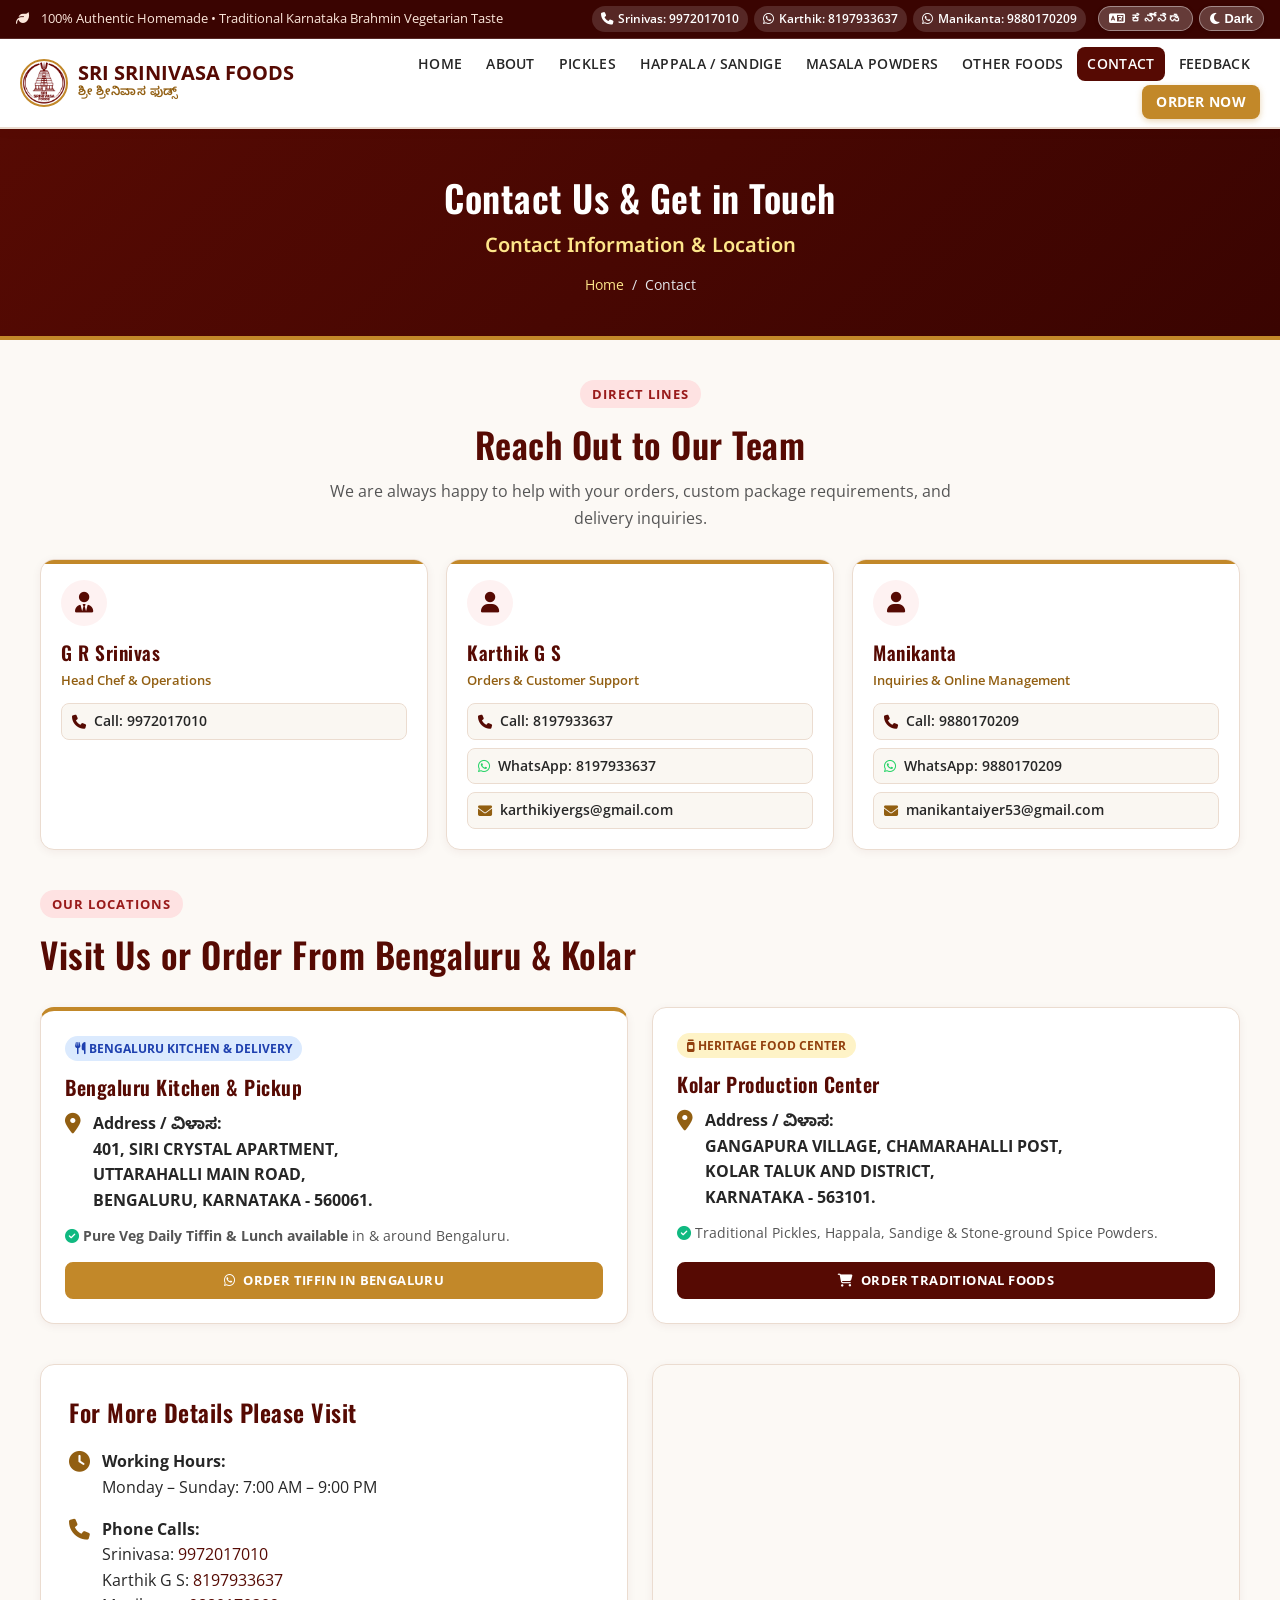
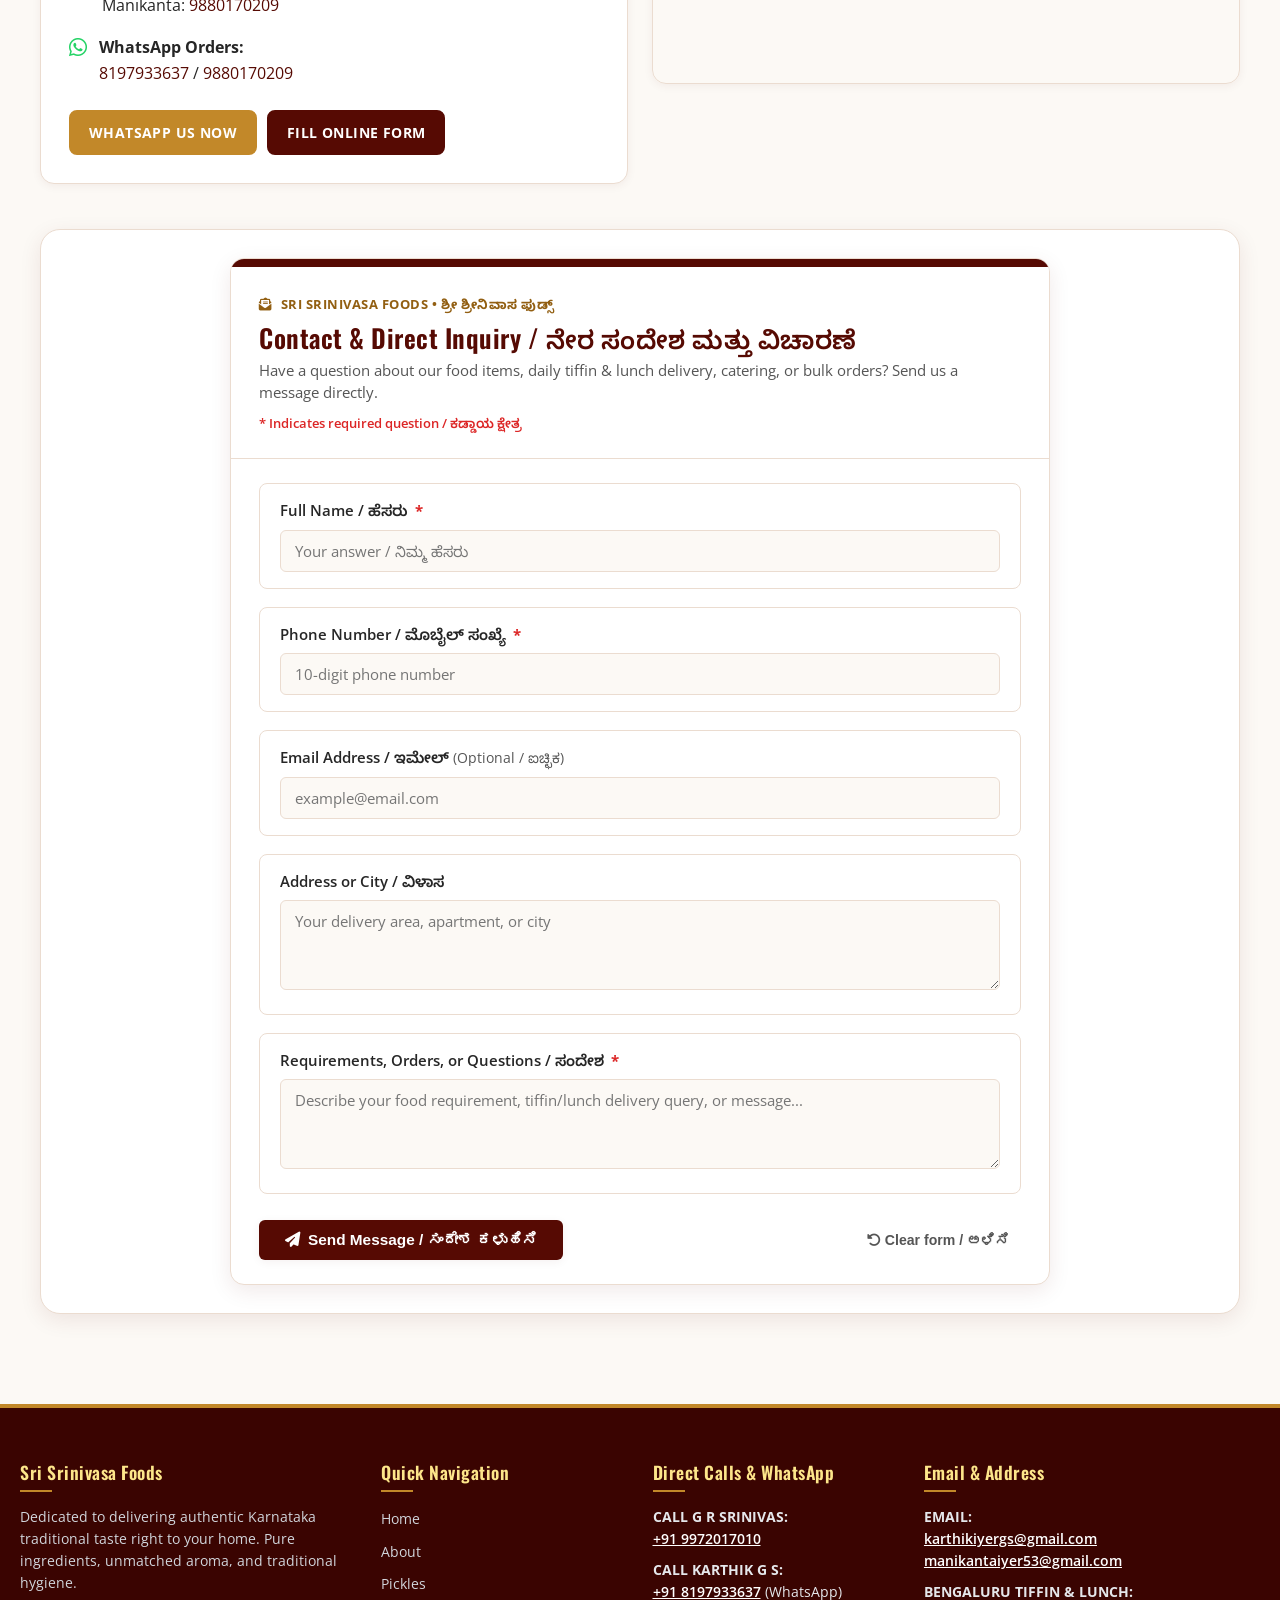
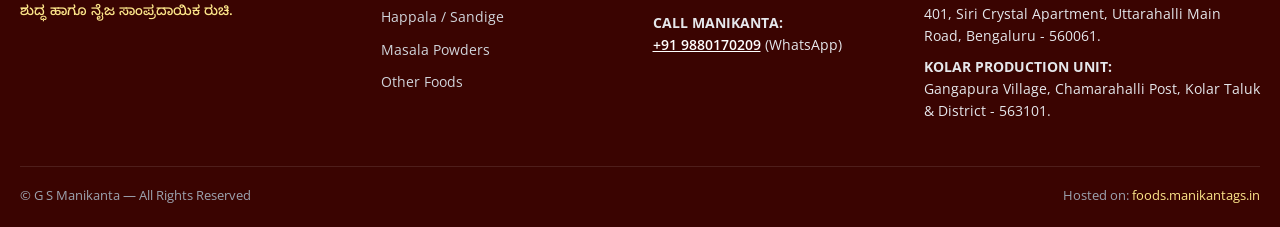
<file: contact.html>
<!DOCTYPE html>
<html lang="en">
<head>
  <meta charset="UTF-8">
  <meta name="viewport" content="width=device-width, initial-scale=1.0">
  <title>Contact Us | Sri Srinivasa Foods</title>
  <meta name="description" content="Contact Sri Srinivasa Foods for traditional homemade pickles, masala powders and sandige. Call or WhatsApp Srinivas, Karthik, or Manikanta.">
  <link rel="icon" type="image/png" href="assets/logo.png">
  
  <!-- Google Fonts -->
  <link rel="preconnect" href="https://fonts.googleapis.com">
  <link rel="preconnect" href="https://fonts.gstatic.com" crossorigin>
  <link href="https://fonts.googleapis.com/css2?family=Noto+Sans+Kannada:wght@400;600;700&family=Open+Sans:wght@400;600;700&family=Oswald:wght@500;600;700&display=swap" rel="stylesheet">
  <link rel="stylesheet" href="https://cdnjs.cloudflare.com/ajax/libs/font-awesome/6.5.1/css/all.min.css">
  <link rel="stylesheet" href="style.css">
</head>
<body>

  <!-- Top Notification Bar with Contacts & Language/Theme Controls at the Right Top of the Whole Page -->
  <div class="top-notice-bar">
    <div class="top-bar-inner">
      <div class="top-bar-left" data-i18n="topNotice">
        <span><i class="fa-solid fa-leaf"></i> 100% Authentic Homemade</span> • Direct from Gangapura, Kolar
      </div>
      <div class="top-bar-right">
        <div class="top-bar-contacts">
          <a href="tel:+919972017010" class="top-contact-pill"><i class="fa-solid fa-phone"></i> Srinivas: 9972017010</a>
          <a href="https://wa.me/918197933637" class="top-contact-pill"><i class="fa-brands fa-whatsapp"></i> Karthik: 8197933637</a>
          <a href="https://wa.me/919880170209" class="top-contact-pill"><i class="fa-brands fa-whatsapp"></i> Manikanta: 9880170209</a>
        </div>
        <div class="header-controls">
          <button class="control-btn lang-toggle-btn" aria-label="Toggle Language" title="Change Language / ಭಾಷೆ ಬದಲಿಸಿ">
            <i class="fa-solid fa-language"></i> <span class="lang-badge">ಕನ್ನಡ</span>
          </button>
          <button class="control-btn theme-toggle-btn" aria-label="Toggle Dark Mode" title="Toggle Dark/Light Mode">
            <i class="fa-solid fa-moon theme-icon"></i> <span class="theme-text">Dark</span>
          </button>
        </div>
      </div>
    </div>
  </div>

  <!-- Header -->
  <header class="site-header">
    <div class="navbar-container">
      <a href="index.html" class="brand-link">
        <img src="assets/logo.png" alt="Sri Srinivasa Foods Logo" class="brand-logo-img">
        <div class="brand-text-wrap">
          <span class="brand-name" data-i18n="heroTitle">Sri Srinivasa Foods</span>
          <span class="brand-sub kannada-text" data-i18n="brandSub">ಶ್ರೀ ಶ್ರೀನಿವಾಸ ಫುಡ್ಸ್</span>
        </div>
      </a>

      <button class="mobile-menu-toggle" id="mobileMenuToggle" aria-label="Toggle navigation">
        <i class="fa-solid fa-bars"></i>
      </button>

      <nav>
        <ul class="nav-menu" id="navMenu">
          <li><a href="index.html" class="nav-link" data-i18n="navHome">Home</a></li>
          <li><a href="about.html" class="nav-link" data-i18n="navAbout">About</a></li>
          <li><a href="pickles.html" class="nav-link" data-i18n="navPickles">Pickles</a></li>
          <li><a href="happalasandige.html" class="nav-link" data-i18n="navHappala">Happala / Sandige</a></li>
          <li><a href="chillie-powder.html" class="nav-link" data-i18n="navMasala">Masala Powders</a></li>
          <li><a href="other-foods.html" class="nav-link" data-i18n="navOther">Other Foods</a></li>
          <li><a href="contact.html" class="nav-link active" data-i18n="navContact">Contact</a></li>
          <li><a href="feedback.html" class="nav-link" data-i18n="navFeedback">Feedback</a></li>
          <li><a href="order.html" class="nav-link nav-cta-btn" data-i18n="navOrderNow"><i class="fa-solid fa-cart-shopping"></i> Order Now</a></li>
        </ul>
      </nav>
    </div>
  </header>

  <!-- Banner -->
  <div class="page-banner">
    <div class="page-banner-inner">
      <h1 data-en="Contact Us & Get in Touch" data-kn="ನಮ್ಮನ್ನು ಸಂಪರ್ಕಿಸಿ">Contact Us & Get in Touch</h1>
      <p class="kannada-subtitle kannada-text" data-en="Contact Information & Location" data-kn="ಸಂಪರ್ಕ ವಿವರಗಳು ಮತ್ತು ಸ್ಥಳ">ಸಂಪರ್ಕ ವಿವರಗಳು ಮತ್ತು ಸ್ಥಳ</p>
      <div class="breadcrumb-nav">
        <a href="index.html" data-i18n="navHome">Home</a> &nbsp;/&nbsp; <span data-i18n="navContact">Contact Us (ಸಂಪರ್ಕಿಸಿ)</span>
      </div>
    </div>
  </div>

  <main class="main-container">
    <div class="section-header">
      <span class="section-tag" data-en="Direct Lines" data-kn="ನೇರ ಸಂಪರ್ಕ">Direct Lines</span>
      <h2 class="section-title" data-en="Reach Out to Our Team" data-kn="ನಮ್ಮ ತಂಡವನ್ನು ಸಂಪರ್ಕಿಸಿ">Reach Out to Our Team</h2>
      <p class="section-subtitle" data-en="We are always happy to help with your orders, custom package requirements, and delivery inquiries." data-kn="ನಿಮ್ಮ ಆರ್ಡರ್ ಹಾಗೂ ವಿತರಣೆಯ ವಿವರಗಳಿಗಾಗಿ ನಾವು ಸದಾ ಲಭ್ಯ.">We are always happy to help with your orders, custom package requirements, and delivery inquiries.</p>
    </div>

    <!-- Contact Person Cards -->
    <div class="contact-persons-grid">
      <!-- 1. G R Srinivas -->
      <div class="contact-person-card">
        <div class="contact-avatar-icon">
          <i class="fa-solid fa-user-tie"></i>
        </div>
        <h3>G R Srinivas</h3>
        <div class="contact-person-role" data-en="Head Chef & Operations" data-kn="ಮುಖ್ಯ ಬಾಣಸಿಗರು ಮತ್ತು ನಿರ್ವಹಣೆ">Head Chef & Operations</div>
        <div class="contact-action-list">
          <a href="tel:+919972017010" class="contact-action-link">
            <i class="fa-solid fa-phone" style="color: var(--primary);"></i>
            <span>Call: 9972017010</span>
          </a>
        </div>
      </div>

      <!-- 2. Karthik G S -->
      <div class="contact-person-card">
        <div class="contact-avatar-icon">
          <i class="fa-solid fa-user"></i>
        </div>
        <h3>Karthik G S</h3>
        <div class="contact-person-role" data-en="Orders & Customer Support" data-kn="ಆರ್ಡರ್ & ಗ್ರಾಹಕ ಬೆಂಬಲ">Orders & Customer Support</div>
        <div class="contact-action-list">
          <a href="tel:+918197933637" class="contact-action-link">
            <i class="fa-solid fa-phone" style="color: var(--primary);"></i>
            <span>Call: 8197933637</span>
          </a>
          <a href="https://wa.me/918197933637" target="_blank" rel="noopener" class="contact-action-link">
            <i class="fa-brands fa-whatsapp" style="color: #25d366;"></i>
            <span>WhatsApp: 8197933637</span>
          </a>
          <a href="mailto:karthikiyergs@gmail.com" class="contact-action-link">
            <i class="fa-solid fa-envelope" style="color: var(--accent-gold-dark);"></i>
            <span>karthikiyergs@gmail.com</span>
          </a>
        </div>
      </div>

      <!-- 3. Manikanta -->
      <div class="contact-person-card">
        <div class="contact-avatar-icon">
          <i class="fa-solid fa-user"></i>
        </div>
        <h3>Manikanta</h3>
        <div class="contact-person-role" data-en="Inquiries & Online Management" data-kn="ವಿಚಾರಣೆ & ಆನ್‌ಲೈನ್ ನಿರ್ವಹಣೆ">Inquiries & Online Management</div>
        <div class="contact-action-list">
          <a href="tel:+919880170209" class="contact-action-link">
            <i class="fa-solid fa-phone" style="color: var(--primary);"></i>
            <span>Call: 9880170209</span>
          </a>
          <a href="https://wa.me/919880170209" target="_blank" rel="noopener" class="contact-action-link">
            <i class="fa-brands fa-whatsapp" style="color: #25d366;"></i>
            <span>WhatsApp: 9880170209</span>
          </a>
          <a href="mailto:manikantaiyer53@gmail.com" class="contact-action-link">
            <i class="fa-solid fa-envelope" style="color: var(--accent-gold-dark);"></i>
            <span>manikantaiyer53@gmail.com</span>
          </a>
        </div>
      </div>
    </div>

    <!-- Two Locations Grid -->
    <div style="margin-top: 40px;">
      <div class="section-header" style="text-align: left; margin-bottom: 20px;">
        <span class="section-tag" data-en="Our Locations" data-kn="ನಮ್ಮ ವಿಳಾಸಗಳು">Our Locations</span>
        <h2 class="section-title" data-en="Visit Us or Order From Bengaluru & Kolar" data-kn="ಬೆಂಗಳೂರು ಹಾಗೂ ಕೋಲಾರ ವಿಳಾಸಗಳು">Visit Us or Order From Bengaluru & Kolar</h2>
      </div>

      <div class="locations-two-grid">
        <!-- Location 1: Bengaluru Kitchen -->
        <div class="location-detail-card primary-loc">
          <div>
            <span class="loc-badge bengaluru"><i class="fa-solid fa-utensils"></i> Bengaluru Kitchen & Delivery</span>
            <h3 style="color: var(--primary); font-size: 1.25rem; margin-bottom: 8px;">Bengaluru Kitchen & Pickup</h3>
            <div class="address-item" style="margin-bottom: 12px;">
              <i class="fa-solid fa-location-dot address-icon"></i>
              <div>
                <strong>Address / ವಿಳಾಸ:</strong>
                <p><strong>401, SIRI CRYSTAL APARTMENT,<br>UTTARAHALLI MAIN ROAD,<br>BENGALURU, KARNATAKA - 560061.</strong></p>
              </div>
            </div>
            <p style="font-size: 0.88rem; color: var(--text-muted); margin-bottom: 14px;">
              <i class="fa-solid fa-check-circle" style="color: #10b981;"></i> <strong>Pure Veg Daily Tiffin & Lunch available</strong> in & around Bengaluru.
            </p>
          </div>
          <div>
            <a href="https://wa.me/919880170209?text=Namaskara,%20I%20would%20like%20to%20order%20Daily%20Tiffin/Lunch%20in%20Bengaluru." target="_blank" rel="noopener" class="btn btn-gold btn-sm" style="width: 100%;">
              <i class="fa-brands fa-whatsapp"></i> Order Tiffin in Bengaluru
            </a>
          </div>
        </div>

        <!-- Location 2: Kolar Production Unit -->
        <div class="location-detail-card">
          <div>
            <span class="loc-badge kolar"><i class="fa-solid fa-jar"></i> Heritage Food Center</span>
            <h3 style="color: var(--primary); font-size: 1.25rem; margin-bottom: 8px;">Kolar Production Center</h3>
            <div class="address-item" style="margin-bottom: 12px;">
              <i class="fa-solid fa-location-dot address-icon"></i>
              <div>
                <strong>Address / ವಿಳಾಸ:</strong>
                <p><strong>GANGAPURA VILLAGE, CHAMARAHALLI POST,<br>KOLAR TALUK AND DISTRICT,<br>KARNATAKA - 563101.</strong></p>
              </div>
            </div>
            <p style="font-size: 0.88rem; color: var(--text-muted); margin-bottom: 14px;">
              <i class="fa-solid fa-check-circle" style="color: #10b981;"></i> Traditional Pickles, Happala, Sandige & Stone-ground Spice Powders.
            </p>
          </div>
          <div>
            <a href="order.html" class="btn btn-primary btn-sm" style="width: 100%;">
              <i class="fa-solid fa-cart-shopping"></i> Order Traditional Foods
            </a>
          </div>
        </div>
      </div>
    </div>

    <!-- Map and Working Hours Grid -->
    <div class="feedback-grid" style="margin-top: 40px;">
      <div class="feedback-info-box">
        <h3 data-i18n="contactTitle">For More Details Please Contact</h3>
        
        <div class="address-item" style="margin-top: 18px;">
          <i class="fa-solid fa-clock address-icon"></i>
          <div>
            <strong data-en="Working Hours:" data-kn="ಕಾರ್ಯ ನಿರ್ವಹಣೆಯ ಸಮಯ:">Working Hours:</strong>
            <p data-en="Monday – Sunday: 7:00 AM – 9:00 PM" data-kn="ಸೋಮವಾರ – ಭಾನುವಾರ: ಬೆಳಿಗ್ಗೆ 7:00 ರಿಂದ ರಾತ್ರಿ 9:00">Monday – Sunday: 7:00 AM – 9:00 PM</p>
          </div>
        </div>

        <div class="address-item">
          <i class="fa-solid fa-phone address-icon"></i>
          <div>
            <strong data-i18n="phoneLabel">Direct Calls:</strong>
            <p>
              Srinivasa: <a href="tel:+919972017010">9972017010</a><br>
              Karthik G S: <a href="tel:+918197933637">8197933637</a><br>
              Manikanta: <a href="tel:+919880170209">9880170209</a>
            </p>
          </div>
        </div>

        <div class="address-item">
          <i class="fa-brands fa-whatsapp address-icon" style="color: #25d366;"></i>
          <div>
            <strong data-i18n="whatsappLabel">WhatsApp:</strong>
            <p><a href="https://wa.me/918197933637">8197933637</a> / <a href="https://wa.me/919880170209">9880170209</a></p>
          </div>
        </div>

        <div style="margin-top: 24px; display: flex; gap: 10px; flex-wrap: wrap;">
          <a href="https://wa.me/919880170209?text=Namaskara,%20I%20would%20like%20to%20order%20products%20from%20Sri%20Srinivasa%20Foods." target="_blank" rel="noopener" class="btn btn-gold" data-en="WhatsApp Us Now" data-kn="ವಾಟ್ಸಾಪ್ ಮಾಡಿ">
            <i class="fa-brands fa-whatsapp"></i> WhatsApp Us Now
          </a>
          <a href="order.html" class="btn btn-primary" data-en="Fill Online Form" data-kn="ಆನ್‌ಲೈನ್ ಫಾರ್ಮ್ ಭರ್ತಿ ಮಾಡಿ">
            <i class="fa-solid fa-pen-to-square"></i> Fill Online Form
          </a>
        </div>
      </div>

      <div class="map-card">
        <iframe 
          src="https://maps.google.com/maps?q=Uttarahalli+Main+Road,+Bengaluru+560061&t=&z=14&ie=UTF8&iwloc=&output=embed" 
          title="Sri Srinivasa Foods Bengaluru Location Map"
          allowfullscreen="" 
          loading="lazy">
        </iframe>
      </div>
    </div>

    <!-- Designed Google Form with Web3Forms -->
    <div class="form-section-card" style="margin-top: 45px;">
      <div class="gf-form-card">
        <div class="gf-form-header">
          <div class="gf-form-brand">
            <i class="fa-solid fa-envelope-open-text"></i> Sri Srinivasa Foods • ಶ್ರೀ ಶ್ರೀನಿವಾಸ ಫುಡ್ಸ್
          </div>
          <h2 class="gf-form-title">Contact & Direct Inquiry / ನೇರ ಸಂದೇಶ ಮತ್ತು ವಿಚಾರಣೆ</h2>
          <p class="gf-form-desc">Have a question about our food items, daily tiffin & lunch delivery, catering, or bulk orders? Send us a message directly.</p>
          <div class="gf-required-notice">* Indicates required question / ಕಡ್ಡಾಯ ಕ್ಷೇತ್ರ</div>
        </div>

        <form action="https://api.web3forms.com/submit" method="POST" class="gf-form-body">
          <input type="hidden" name="access_key" value="1e39391c-e480-4176-8931-613de96f3d66">
          <input type="hidden" name="subject" value="New Contact Inquiry - Sri Srinivasa Foods">
          <input type="hidden" name="from_name" value="Sri Srinivasa Foods Contact Portal">
          <input type="checkbox" name="botcheck" class="hidden" style="display: none;">

          <!-- Question 1: Name (Compulsory) -->
          <div class="gf-question-box">
            <label class="gf-label" for="cnt_name">
              Full Name / ಹೆಸರು <span class="req-star">*</span>
            </label>
            <input type="text" id="cnt_name" name="Full Name (ಹೆಸರು)" class="gf-input" placeholder="Your answer / ನಿಮ್ಮ ಹೆಸರು" required>
          </div>

          <!-- Question 2: Phone Number (Compulsory) -->
          <div class="gf-question-box">
            <label class="gf-label" for="cnt_phone">
              Phone Number / ಮೊಬೈಲ್ ಸಂಖ್ಯೆ <span class="req-star">*</span>
            </label>
            <input type="tel" id="cnt_phone" name="Phone Number (ಫೋನ್)" class="gf-input" placeholder="10-digit phone number" required>
          </div>

          <!-- Question 3: Email Address (Optional) -->
          <div class="gf-question-box">
            <label class="gf-label" for="cnt_email">
              Email Address / ಇಮೇಲ್ <span style="font-weight: 400; color: var(--text-muted); font-size: 0.85rem;">(Optional / ಐಚ್ಛಿಕ)</span>
            </label>
            <input type="email" id="cnt_email" name="Email Address" class="gf-input" placeholder="example@email.com">
          </div>

          <!-- Question 4: Address / Location -->
          <div class="gf-question-box">
            <label class="gf-label" for="cnt_address">
              Address or City / ವಿಳಾಸ
            </label>
            <textarea id="cnt_address" name="Address (ವಿಳಾಸ)" class="gf-textarea" placeholder="Your delivery area, apartment, or city"></textarea>
          </div>

          <!-- Question 5: Comments / Query (Compulsory) -->
          <div class="gf-question-box">
            <label class="gf-label" for="cnt_message">
              Requirements, Orders, or Questions / ಸಂದೇಶ <span class="req-star">*</span>
            </label>
            <textarea id="cnt_message" name="Inquiry Message" class="gf-textarea" placeholder="Describe your food requirement, tiffin/lunch delivery query, or message..." required></textarea>
          </div>

          <!-- Status message area -->
          <div class="gf-status-msg"></div>

          <!-- Submit Buttons -->
          <div class="gf-submit-wrap">
            <button type="submit" class="gf-submit-btn">
              <i class="fa-solid fa-paper-plane"></i> Send Message / ಸಂದೇಶ ಕಳುಹಿಸಿ
            </button>
            <button type="reset" class="gf-reset-btn">
              <i class="fa-solid fa-rotate-left"></i> Clear form / ಅಳಿಸಿ
            </button>
          </div>
        </form>
      </div>
    </div>

  </main>

  <!-- Footer -->
  <footer class="site-footer">
    <div class="footer-container">
      <div class="footer-col">
        <h4>Sri Srinivasa Foods</h4>
        <p data-i18n="footerDesc">
          Authentic Karnataka homemade pickles, spice powders, happala, sandige, and daily pure veg tiffin & lunch prepared by Chef Srinivas G R.
        </p>
        <p class="kannada-text" style="color: #fde68a; margin-top: 8px;">
          ಶುದ್ಧ ಹಾಗೂ ನೈಜ ಸಾಂಪ್ರದಾಯಿಕ ರುಚಿ.
        </p>
      </div>

      <div class="footer-col">
        <h4 data-i18n="footerNavTitle">Quick Links</h4>
        <ul class="footer-links">
          <li><a href="index.html" data-i18n="navHome">Home</a></li>
          <li><a href="about.html" data-i18n="navAbout">About</a></li>
          <li><a href="pickles.html" data-i18n="navPickles">Pickles</a></li>
          <li><a href="happalasandige.html" data-i18n="navHappala">Happala / Sandige</a></li>
          <li><a href="chillie-powder.html" data-i18n="navMasala">Masala Powders</a></li>
          <li><a href="other-foods.html" data-i18n="navOther">Other Foods</a></li>
        </ul>
      </div>

      <div class="footer-col">
        <h4 data-i18n="footerCallsTitle">Direct Contact</h4>
        <ul class="footer-contact-list">
          <li><strong>CALL G R SRINIVAS:</strong><br><a href="tel:+919972017010">+91 9972017010</a></li>
          <li><strong>CALL KARTHIK G S:</strong><br><a href="tel:+918197933637">+91 8197933637</a> (WhatsApp)</li>
          <li><strong>CALL MANIKANTA:</strong><br><a href="tel:+919880170209">+91 9880170209</a> (WhatsApp)</li>
        </ul>
      </div>

      <div class="footer-col">
        <h4 data-i18n="footerEmailTitle">Our Locations & Email</h4>
        <ul class="footer-contact-list">
          <li><strong>EMAIL:</strong><br><a href="mailto:karthikiyergs@gmail.com">karthikiyergs@gmail.com</a><br><a href="mailto:manikantaiyer53@gmail.com">manikantaiyer53@gmail.com</a></li>
          <li style="margin-top: 8px;">
            <strong>BENGALURU TIFFIN & LUNCH:</strong><br>
            401, Siri Crystal Apartment, Uttarahalli Main Road, Bengaluru - 560061.
          </li>
          <li style="margin-top: 8px;">
            <strong>KOLAR PRODUCTION UNIT:</strong><br>
            Gangapura Village, Chamarahalli Post, Kolar Taluk & District - 563101.
          </li>
        </ul>
      </div>
    </div>

    <div class="footer-bottom">
      <div>© G S Manikanta — All Rights Reserved</div>
      <div>Hosted on: <a href="https://foods.manikantags.in" style="color: #fde68a;">foods.manikantags.in</a></div>
    </div>
  </footer>

  <script src="script.js"></script>
</body>
</html>
</file>
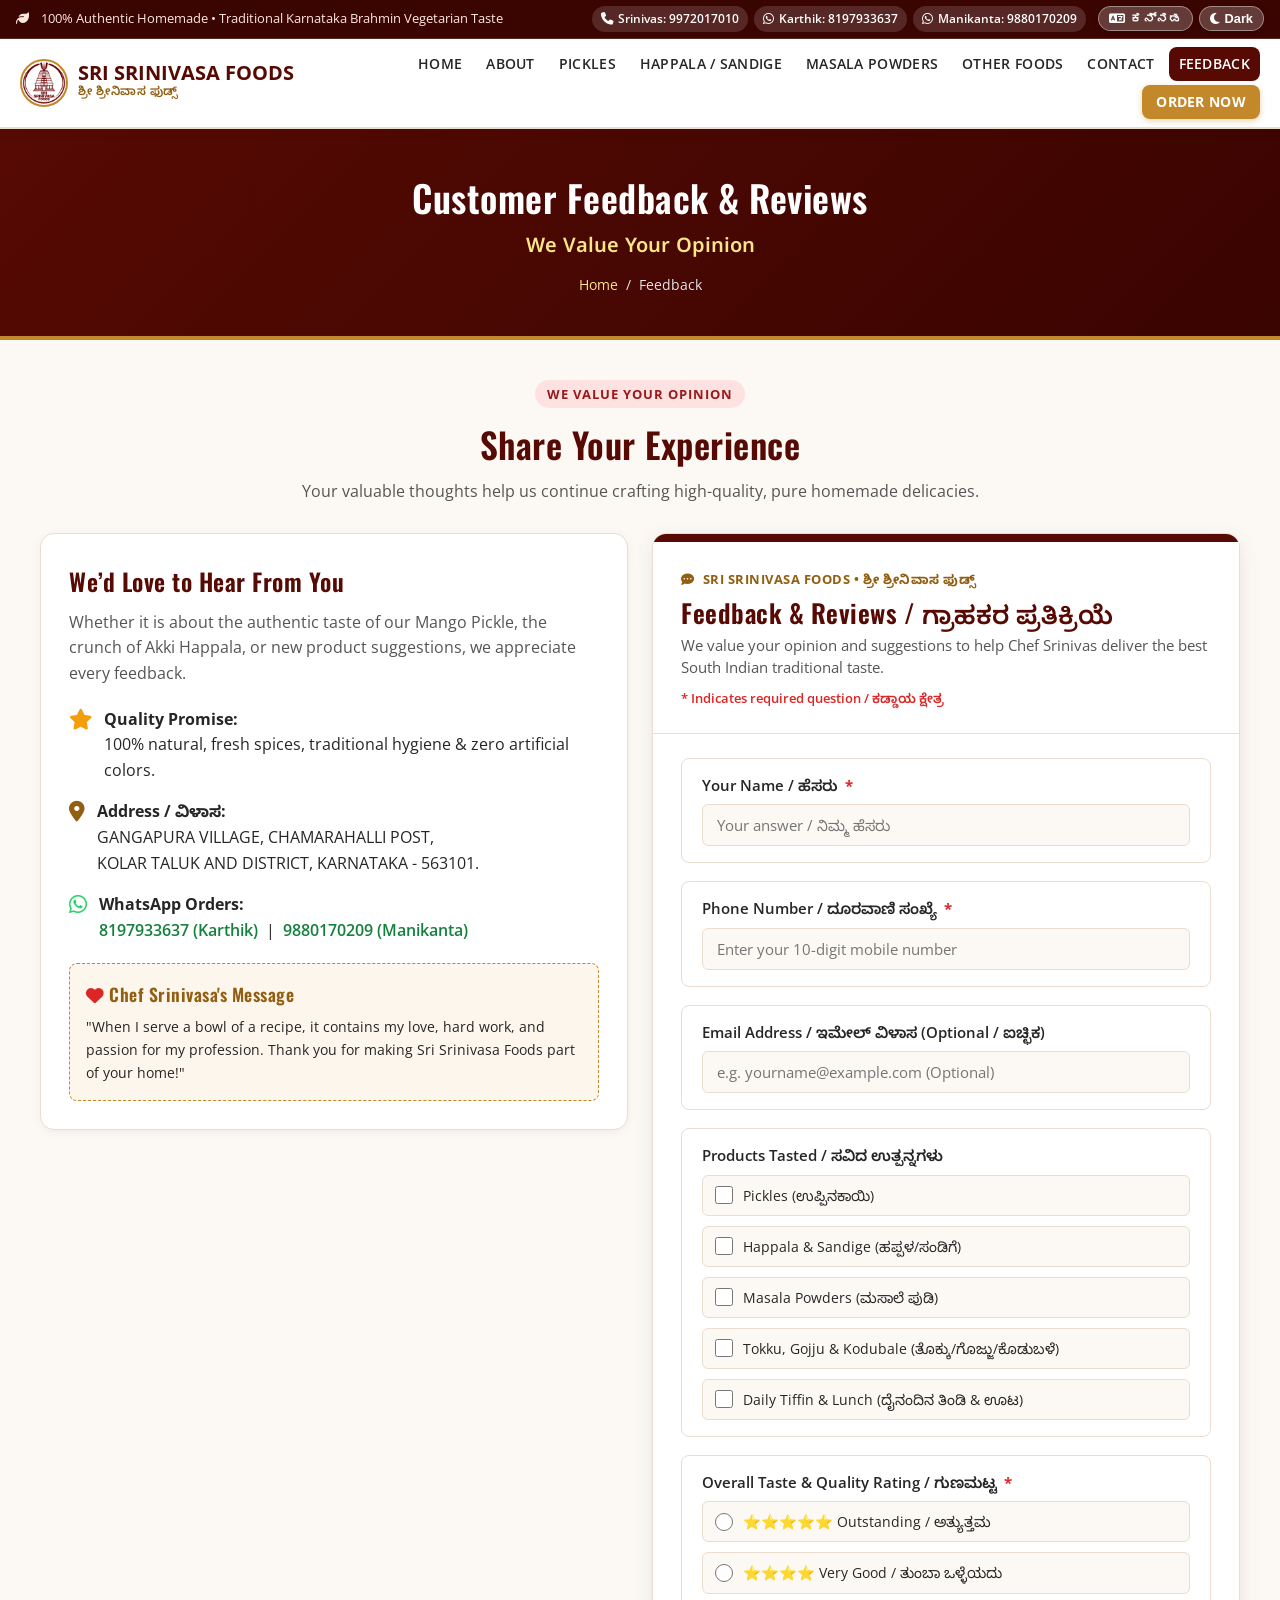
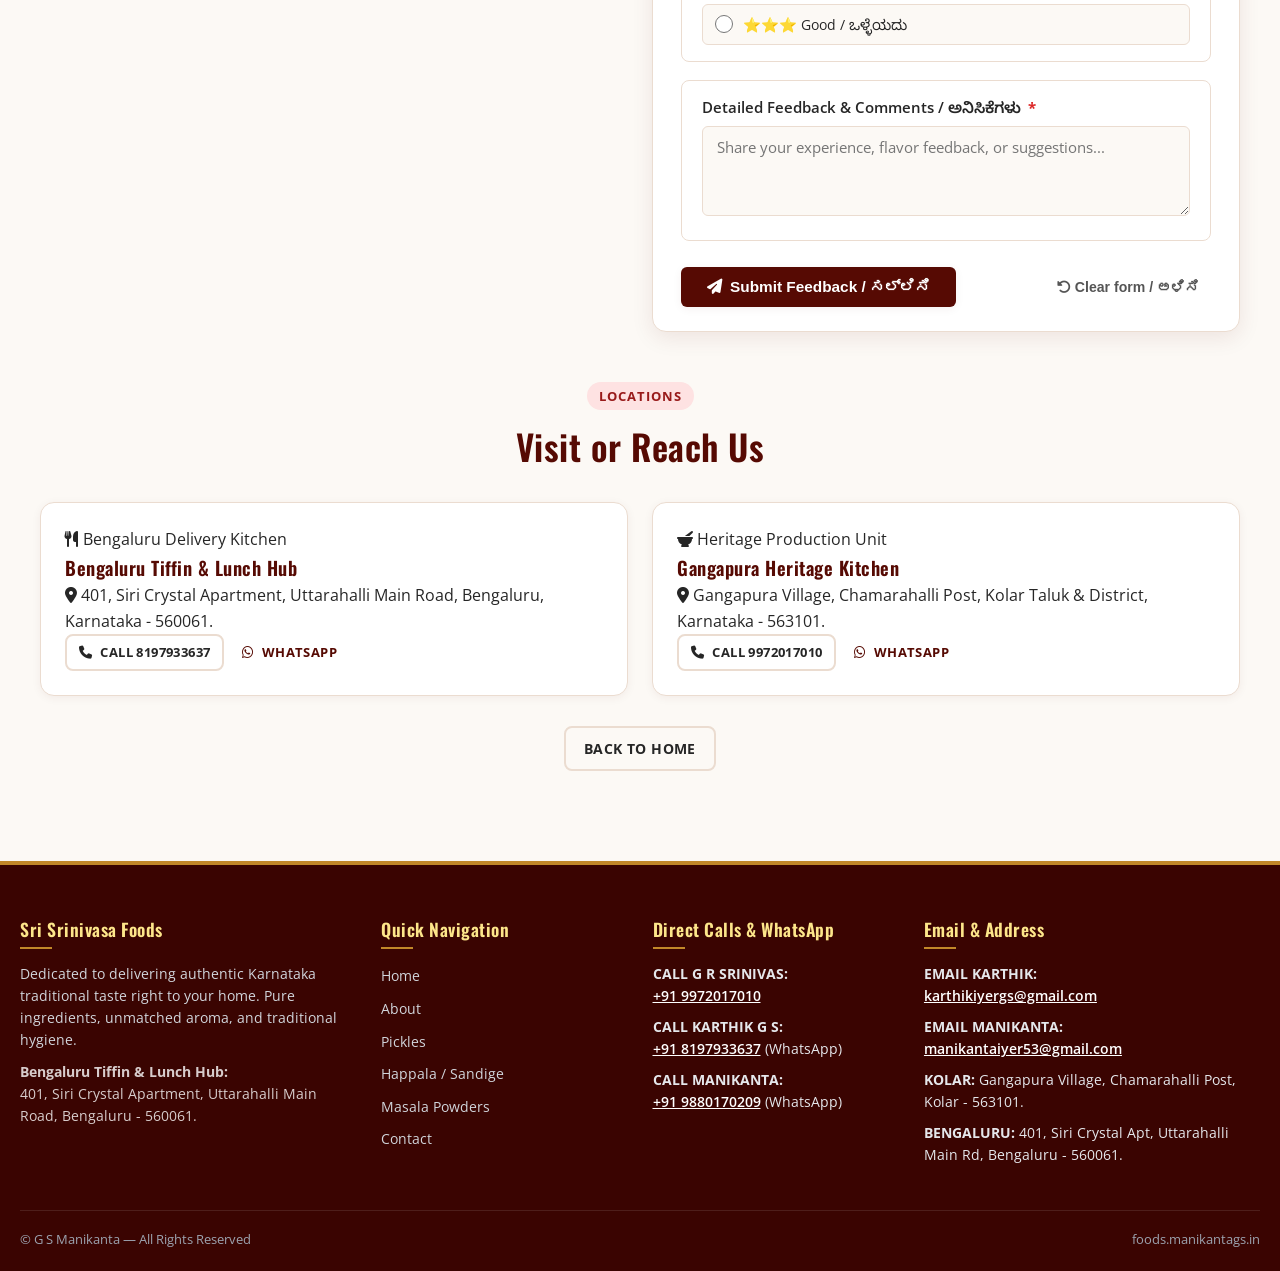
<file: feedback.html>
<!DOCTYPE html>
<html lang="en">
<head>
  <meta charset="UTF-8">
  <meta name="viewport" content="width=device-width, initial-scale=1.0">
  <title>Customer Feedback (ಪ್ರತಿಕ್ರಿಯೆ) | Sri Srinivasa Foods</title>
  <meta name="description" content="Share your valuable feedback, reviews and suggestions for Sri Srinivasa Foods homemade food items.">
  <link rel="icon" type="image/png" href="assets/logo.png">
  
  <!-- Google Fonts -->
  <link rel="preconnect" href="https://fonts.googleapis.com">
  <link rel="preconnect" href="https://fonts.gstatic.com" crossorigin>
  <link href="https://fonts.googleapis.com/css2?family=Noto+Sans+Kannada:wght@400;600;700&family=Open+Sans:wght@400;600;700&family=Oswald:wght@500;600;700&display=swap" rel="stylesheet">
  <link rel="stylesheet" href="https://cdnjs.cloudflare.com/ajax/libs/font-awesome/6.5.1/css/all.min.css">
  <link rel="stylesheet" href="style.css">
</head>
<body>

  <!-- Top Notification Bar with Contacts & Language/Theme Controls at the Right Top of the Whole Page -->
  <div class="top-notice-bar">
    <div class="top-bar-inner">
      <div class="top-bar-left" data-i18n="topNotice">
        <span><i class="fa-solid fa-leaf"></i> 100% Traditional South Indian Vegetarian</span> • Direct from Gangapura, Kolar
      </div>
      <div class="top-bar-right">
        <div class="top-bar-contacts">
          <a href="tel:+919972017010" class="top-contact-pill"><i class="fa-solid fa-phone"></i> Srinivas: 9972017010</a>
          <a href="https://wa.me/918197933637" class="top-contact-pill"><i class="fa-brands fa-whatsapp"></i> Karthik: 8197933637</a>
          <a href="https://wa.me/919880170209" class="top-contact-pill"><i class="fa-brands fa-whatsapp"></i> Manikanta: 9880170209</a>
        </div>
        <div class="header-controls">
          <button class="control-btn lang-toggle-btn" aria-label="Toggle Language" title="Change Language / ಭಾಷೆ ಬದಲಿಸಿ">
            <i class="fa-solid fa-language"></i> <span class="lang-badge">ಕನ್ನಡ</span>
          </button>
          <button class="control-btn theme-toggle-btn" aria-label="Toggle Dark Mode" title="Toggle Dark/Light Mode">
            <i class="fa-solid fa-moon theme-icon"></i> <span class="theme-text">Dark</span>
          </button>
        </div>
      </div>
    </div>
  </div>

  <!-- Header -->
  <header class="site-header">
    <div class="navbar-container">
      <a href="index.html" class="brand-link">
        <img src="assets/logo.png" alt="Sri Srinivasa Foods Logo" class="brand-logo-img">
        <div class="brand-text-wrap">
          <span class="brand-name" data-i18n="heroTitle">Sri Srinivasa Foods</span>
          <span class="brand-sub kannada-text" data-i18n="brandSub">ಶ್ರೀ ಶ್ರೀನಿವಾಸ ಫುಡ್ಸ್</span>
        </div>
      </a>

      <button class="mobile-menu-toggle" id="mobileMenuToggle" aria-label="Toggle navigation">
        <i class="fa-solid fa-bars"></i>
      </button>

      <nav>
        <ul class="nav-menu" id="navMenu">
          <li><a href="index.html" class="nav-link" data-i18n="navHome">Home</a></li>
          <li><a href="about.html" class="nav-link" data-i18n="navAbout">About</a></li>
          <li><a href="pickles.html" class="nav-link" data-i18n="navPickles">Pickles</a></li>
          <li><a href="happalasandige.html" class="nav-link" data-i18n="navHappala">Happala / Sandige</a></li>
          <li><a href="chillie-powder.html" class="nav-link" data-i18n="navMasala">Masala Powders</a></li>
          <li><a href="other-foods.html" class="nav-link" data-i18n="navOther">Other Foods</a></li>
          <li><a href="contact.html" class="nav-link" data-i18n="navContact">Contact</a></li>
          <li><a href="feedback.html" class="nav-link active" data-i18n="navFeedback">Feedback</a></li>
          <li><a href="order.html" class="nav-link nav-cta-btn" data-i18n="navOrderNow"><i class="fa-solid fa-cart-shopping"></i> Order Now</a></li>
        </ul>
      </nav>
    </div>
  </header>

  <!-- Banner -->
  <div class="page-banner">
    <div class="page-banner-inner">
      <h1 data-en="Customer Feedback & Reviews" data-kn="ಗ್ರಾಹಕರ ಅನಿಸಿಕೆ ಮತ್ತು ಪ್ರತಿಕ್ರಿಯೆ">Customer Feedback & Reviews</h1>
      <p class="kannada-subtitle kannada-text" data-en="We Value Your Opinion" data-kn="ಗ್ರಾಹಕರ ಅನಿಸಿಕೆ ಮತ್ತು ಪ್ರತಿಕ್ರಿಯೆ">ಗ್ರಾಹಕರ ಅನಿಸಿಕೆ ಮತ್ತು ಪ್ರತಿಕ್ರಿಯೆ</p>
      <div class="breadcrumb-nav">
        <a href="index.html" data-i18n="navHome">Home</a> &nbsp;/&nbsp; <span data-i18n="navFeedback">Feedback (ಪ್ರತಿಕ್ರಿಯೆ)</span>
      </div>
    </div>
  </div>

  <main class="main-container">
    <div class="section-header">
      <span class="section-tag" data-en="We Value Your Opinion" data-kn="ನಿಮ್ಮ ಅಭಿಪ್ರಾಯ ಮುಖ್ಯ">We Value Your Opinion</span>
      <h2 class="section-title" data-en="Share Your Experience" data-kn="ನಿಮ್ಮ ಅನುಭವ ಹಂಚಿಕೊಳ್ಳಿ">Share Your Experience</h2>
      <p class="section-subtitle" data-en="Your valuable thoughts help us continue crafting high-quality, pure homemade delicacies." data-kn="ನಿಮ್ಮ ಅನಿಸಿಕೆಗಳು ನಮಗೆ ಇನ್ನಷ್ಟು ಗುಣಮಟ್ಟದ ಆಹಾರ ತಯಾರಿಸಲು ಸ್ಫೂರ್ತಿ ನೀಡುತ್ತವೆ.">Your valuable thoughts help us continue crafting high-quality, pure homemade delicacies.</p>
    </div>

    <div class="feedback-grid">
      <!-- Left Box: Contact & Message -->
      <div class="feedback-info-box">
        <h3 data-en="We’d Love to Hear From You" data-kn="ನಿಮ್ಮೊಂದಿಗೆ ಸಂವಹನ ನಮ್ಮ ಸಂತೋಷ">We’d Love to Hear From You</h3>
        <p style="margin-bottom: 20px; color: var(--text-muted);" data-en="Whether it is about the authentic taste of our Mango Pickle, the crunch of Akki Happala, or new product suggestions, we appreciate every feedback." data-kn="ನಮ್ಮ ಉಪ್ಪಿನಕಾಯಿಯ ರುಚಿ, ಹಪ್ಪಳದ ಗರಿಗರಿತನ ಅಥವಾ ಹೊಸ ಉತ್ಪನ್ನಗಳ ಸಲಹೆಗಳ ಕುರಿತು ನಿಮ್ಮ ಅನಿಸಿಕೆಗಳನ್ನು ಮುಕ್ತವಾಗಿ ತಿಳಿಸಿ.">
          Whether it is about the authentic taste of our Mango Pickle, the crunch of Akki Happala, or new product suggestions, we appreciate every feedback.
        </p>

        <div class="address-item">
          <i class="fa-solid fa-star address-icon" style="color: #f59e0b;"></i>
          <div>
            <strong data-en="Quality Promise:" data-kn="ಗುಣಮಟ್ಟದ ಭರವಸೆ:">Quality Promise:</strong>
            <p data-en="100% natural, fresh spices, traditional hygiene & zero artificial colors." data-kn="100% ನೈಸರ್ಗಿಕ, ಶುದ್ಧ ಪದಾರ್ಥಗಳು ಹಾಗೂ ಸಾಂಪ್ರದಾಯಿಕ ನೈರ್ಮಲ್ಯ.">100% natural, fresh spices, traditional hygiene & zero artificial colors.</p>
          </div>
        </div>

        <div class="address-item">
          <i class="fa-solid fa-location-dot address-icon"></i>
          <div>
            <strong data-i18n="addressLabel">Address / ವಿಳಾಸ:</strong>
            <p>GANGAPURA VILLAGE, CHAMARAHALLI POST,<br>KOLAR TALUK AND DISTRICT, KARNATAKA - 563101.</p>
          </div>
        </div>

        <div class="address-item">
          <i class="fa-brands fa-whatsapp address-icon" style="color: #25d366;"></i>
          <div>
            <strong data-i18n="whatsappLabel">Direct WhatsApp:</strong>
            <p><a href="https://wa.me/918197933637" target="_blank" rel="noopener" style="color: #15803d; font-weight: 600;">8197933637 (Karthik)</a> &nbsp;|&nbsp; <a href="https://wa.me/919880170209" target="_blank" rel="noopener" style="color: #15803d; font-weight: 600;">9880170209 (Manikanta)</a></p>
          </div>
        </div>

        <div style="background: var(--quote-bg); border: 1px dashed var(--accent-gold); border-radius: 8px; padding: 16px; margin-top: 20px;">
          <h4 style="color: var(--accent-gold-dark); margin-bottom: 6px; font-size: 1.1rem;"><i class="fa-solid fa-heart" style="color: #dc2626;"></i> Chef Srinivasa's Message</h4>
          <p style="font-size: 0.9rem; color: var(--text-main);" data-en="&quot;When I serve a bowl of a recipe, it contains my love, hard work, and passion for my profession. Thank you for making Sri Srinivasa Foods part of your home!&quot;" data-kn="&quot;ನಾನು ಸಿದ್ಧಪಡಿಸುವ ಪ್ರತಿಯೊಂದು ಪಾಕವಿಧಾನದಲ್ಲೂ ಪ್ರೀತಿ ಮತ್ತು ಕಾಳಜಿ ಅಡಗಿದೆ. ಶ್ರೀ ಶ್ರೀನಿವಾಸ ಫುಡ್ಸ್ ಅನ್ನು ನಿಮ್ಮ ಮನೆಯ ಸದಸ್ಯರಂತೆ ಸ್ವೀಕರಿಸಿದ್ದಕ್ಕಾಗಿ ಧನ್ಯವಾದಗಳು!&quot;">
            "When I serve a bowl of a recipe, it contains my love, hard work, and passion for my profession. Thank you for making Sri Srinivasa Foods part of your home!"
          </p>
        </div>
      </div>

      <!-- Right Box: Designed Google Form with Web3Forms -->
      <div class="form-section-card" style="margin-top: 0; padding: 0; background: transparent; border: none; box-shadow: none;">
        <div class="gf-form-card">
          <div class="gf-form-header">
            <div class="gf-form-brand">
              <i class="fa-solid fa-comment-dots"></i> Sri Srinivasa Foods • ಶ್ರೀ ಶ್ರೀನಿವಾಸ ಫುಡ್ಸ್
            </div>
            <h2 class="gf-form-title">Feedback & Reviews / ಗ್ರಾಹಕರ ಪ್ರತಿಕ್ರಿಯೆ</h2>
            <p class="gf-form-desc">We value your opinion and suggestions to help Chef Srinivas deliver the best South Indian traditional taste.</p>
            <div class="gf-required-notice">* Indicates required question / ಕಡ್ಡಾಯ ಕ್ಷೇತ್ರ</div>
          </div>

          <form action="https://api.web3forms.com/submit" method="POST" class="gf-form-body">
            <input type="hidden" name="access_key" value="1e39391c-e480-4176-8931-613de96f3d66">
            <input type="hidden" name="subject" value="New Customer Feedback - Sri Srinivasa Foods">
            <input type="hidden" name="from_name" value="Sri Srinivasa Foods Feedback Portal">
            <input type="checkbox" name="botcheck" class="hidden" style="display: none;">

            <!-- Question 1: Name -->
            <div class="gf-question-box">
              <label class="gf-label" for="fb_name">
                Your Name / ಹೆಸರು <span class="req-star">*</span>
              </label>
              <input type="text" id="fb_name" name="Customer Name (ಹೆಸರು)" class="gf-input" placeholder="Your answer / ನಿಮ್ಮ ಹೆಸರು" required>
            </div>

            <!-- Question 2: Phone (Compulsory) & Email (Optional) -->
            <div class="gf-question-box">
              <label class="gf-label" for="fb_phone">
                Phone Number / ದೂರವಾಣಿ ಸಂಖ್ಯೆ <span class="req-star">*</span>
              </label>
              <input type="tel" id="fb_phone" name="Phone Number (ದೂರವಾಣಿ ಸಂಖ್ಯೆ)" class="gf-input" placeholder="Enter your 10-digit mobile number" required>
            </div>

            <div class="gf-question-box">
              <label class="gf-label" for="fb_email">
                Email Address / ಇಮೇಲ್ ವಿಳಾಸ <span class="opt-label">(Optional / ಐಚ್ಛಿಕ)</span>
              </label>
              <input type="email" id="fb_email" name="Email Address (ಇಮೇಲ್)" class="gf-input" placeholder="e.g. yourname@example.com (Optional)">
            </div>

            <!-- Question 3: Products Tasted -->
            <div class="gf-question-box">
              <label class="gf-label">
                Products Tasted / ಸವಿದ ಉತ್ಪನ್ನಗಳು
              </label>
              <div class="gf-option-grid">
                <label class="gf-option-item">
                  <input type="checkbox" name="Products Tasted" value="Pickles (ಉಪ್ಪಿನಕಾಯಿ)">
                  <span>Pickles (ಉಪ್ಪಿನಕಾಯಿ)</span>
                </label>
                <label class="gf-option-item">
                  <input type="checkbox" name="Products Tasted" value="Happala & Sandige (ಹಪ್ಪಳ/ಸಂಡಿಗೆ)">
                  <span>Happala & Sandige (ಹಪ್ಪಳ/ಸಂಡಿಗೆ)</span>
                </label>
                <label class="gf-option-item">
                  <input type="checkbox" name="Products Tasted" value="Masala Powders (ಮಸಾಲೆ ಪುಡಿಗಳು)">
                  <span>Masala Powders (ಮಸಾಲೆ ಪುಡಿ)</span>
                </label>
                <label class="gf-option-item">
                  <input type="checkbox" name="Products Tasted" value="Tokku, Gojju & Kodubale Snacks (ತೊಕ್ಕು/ಗೊಜ್ಜು/ಕೊಡುಬಳೆ)">
                  <span>Tokku, Gojju & Kodubale (ತೊಕ್ಕು/ಗೊಜ್ಜು/ಕೊಡುಬಳೆ)</span>
                </label>
                <label class="gf-option-item">
                  <input type="checkbox" name="Products Tasted" value="Daily Tiffin & Lunch Delivery (ದೈನಂದಿನ ತಿಂಡಿ & ಊಟ)">
                  <span>Daily Tiffin & Lunch (ದೈನಂದಿನ ತಿಂಡಿ & ಊಟ)</span>
                </label>
              </div>
            </div>

            <!-- Question 4: Rating -->
            <div class="gf-question-box">
              <label class="gf-label">
                Overall Taste & Quality Rating / ಗುಣಮಟ್ಟ <span class="req-star">*</span>
              </label>
              <div class="gf-option-grid">
                <label class="gf-option-item">
                  <input type="radio" name="Rating" value="5 Stars - Outstanding / ಅತ್ಯುತ್ತಮ" required>
                  <span>⭐⭐⭐⭐⭐ Outstanding / ಅತ್ಯುತ್ತಮ</span>
                </label>
                <label class="gf-option-item">
                  <input type="radio" name="Rating" value="4 Stars - Very Good / ತುಂಬಾ ಒಳ್ಳೆಯದು">
                  <span>⭐⭐⭐⭐ Very Good / ತುಂಬಾ ಒಳ್ಳೆಯದು</span>
                </label>
                <label class="gf-option-item">
                  <input type="radio" name="Rating" value="3 Stars - Good / ಒಳ್ಳೆಯದು">
                  <span>⭐⭐⭐ Good / ಒಳ್ಳೆಯದು</span>
                </label>
              </div>
            </div>

            <!-- Question 5: Comments / Feedback -->
            <div class="gf-question-box">
              <label class="gf-label" for="fb_comments">
                Detailed Feedback & Comments / ಅನಿಸಿಕೆಗಳು <span class="req-star">*</span>
              </label>
              <textarea id="fb_comments" name="Feedback Comments" class="gf-textarea" placeholder="Share your experience, flavor feedback, or suggestions..." required></textarea>
            </div>

            <!-- Status message area -->
            <div class="gf-status-msg"></div>

            <!-- Submit Buttons -->
            <div class="gf-submit-wrap">
              <button type="submit" class="gf-submit-btn">
                <i class="fa-solid fa-paper-plane"></i> Submit Feedback / ಸಲ್ಲಿಸಿ
              </button>
              <button type="reset" class="gf-reset-btn">
                <i class="fa-solid fa-rotate-left"></i> Clear form / ಅಳಿಸಿ
              </button>
            </div>
          </form>
        </div>
      </div>
    </div>

    <!-- Location Maps / Addresses -->
    <div style="margin-top: 50px;">
      <div class="section-header">
        <span class="section-tag" data-en="Locations" data-kn="ನಮ್ಮ ಸ್ಥಳಗಳು">Locations</span>
        <h2 class="section-title" data-en="Visit or Reach Us" data-kn="ನಮ್ಮನ್ನು ಸಂಪರ್ಕಿಸಿ">Visit or Reach Us</h2>
      </div>
      <div class="locations-two-grid">
        <div class="location-detail-card">
          <div class="location-tag-pill loc-tag-blr"><i class="fa-solid fa-utensils"></i> Bengaluru Delivery Kitchen</div>
          <h3>Bengaluru Tiffin & Lunch Hub</h3>
          <p class="loc-address-text"><i class="fa-solid fa-location-dot"></i> 401, Siri Crystal Apartment, Uttarahalli Main Road, Bengaluru, Karnataka - 560061.</p>
          <div class="loc-action-row">
            <a href="tel:+918197933637" class="btn btn-outline-dark btn-sm"><i class="fa-solid fa-phone"></i> Call 8197933637</a>
            <a href="https://wa.me/918197933637?text=Hi%20Sri%20Srinivasa%20Foods,%20I%20want%20to%20order%20daily%20tiffin/lunch%20in%20Bengaluru" target="_blank" rel="noopener" class="btn btn-success btn-sm"><i class="fa-brands fa-whatsapp"></i> WhatsApp</a>
          </div>
        </div>
        <div class="location-detail-card">
          <div class="location-tag-pill loc-tag-klr"><i class="fa-solid fa-mortar-pestle"></i> Heritage Production Unit</div>
          <h3>Gangapura Heritage Kitchen</h3>
          <p class="loc-address-text"><i class="fa-solid fa-location-dot"></i> Gangapura Village, Chamarahalli Post, Kolar Taluk & District, Karnataka - 563101.</p>
          <div class="loc-action-row">
            <a href="tel:+919972017010" class="btn btn-outline-dark btn-sm"><i class="fa-solid fa-phone"></i> Call 9972017010</a>
            <a href="https://wa.me/919880170209?text=Hi%20Sri%20Srinivasa%20Foods,%20I%20have%20an%20enquiry%20regarding%20traditional%20foods" target="_blank" rel="noopener" class="btn btn-success btn-sm"><i class="fa-brands fa-whatsapp"></i> WhatsApp</a>
          </div>
        </div>
      </div>
    </div>

    <div style="text-align: center; margin-top: 30px;">
      <a href="index.html" class="btn btn-outline-dark" data-i18n="backHomeBtn">
        <i class="fa-solid fa-arrow-left"></i> Back to Home
      </a>
    </div>
  </main>

  <!-- Footer -->
  <footer class="site-footer">
    <div class="footer-container">
      <div class="footer-col">
        <h4>Sri Srinivasa Foods</h4>
        <p data-i18n="footerDesc">Gangapura Village, Chamarahalli Post, Kolar Taluk & District, Karnataka-563101.</p>
        <p style="margin-top: 10px; font-size: 0.85rem; color: rgba(255,255,255,0.8);"><strong>Bengaluru Tiffin & Lunch Hub:</strong><br>401, Siri Crystal Apartment, Uttarahalli Main Road, Bengaluru - 560061.</p>
      </div>
      <div class="footer-col">
        <h4 data-i18n="footerNavTitle">Quick Navigation</h4>
        <ul class="footer-links">
          <li><a href="index.html" data-i18n="navHome">Home</a></li>
          <li><a href="about.html" data-i18n="navAbout">About</a></li>
          <li><a href="pickles.html" data-i18n="navPickles">Pickles</a></li>
          <li><a href="happalasandige.html" data-i18n="navHappala">Happala / Sandige</a></li>
          <li><a href="chillie-powder.html" data-i18n="navMasala">Masala Powders</a></li>
          <li><a href="contact.html" data-i18n="navContact">Contact Us</a></li>
        </ul>
      </div>
      <div class="footer-col">
        <h4 data-i18n="footerCallsTitle">Direct Calls</h4>
        <ul class="footer-contact-list">
          <li><strong>CALL G R SRINIVAS:</strong><br><a href="tel:+919972017010">+91 9972017010</a></li>
          <li><strong>CALL KARTHIK G S:</strong><br><a href="tel:+918197933637">+91 8197933637</a> (WhatsApp)</li>
          <li><strong>CALL MANIKANTA:</strong><br><a href="tel:+919880170209">+91 9880170209</a> (WhatsApp)</li>
        </ul>
      </div>
      <div class="footer-col">
        <h4 data-i18n="footerEmailTitle">Email & Address</h4>
        <ul class="footer-contact-list">
          <li><strong>EMAIL KARTHIK:</strong><br><a href="mailto:karthikiyergs@gmail.com">karthikiyergs@gmail.com</a></li>
          <li><strong>EMAIL MANIKANTA:</strong><br><a href="mailto:manikantaiyer53@gmail.com">manikantaiyer53@gmail.com</a></li>
          <li style="margin-top: 8px;"><strong>KOLAR:</strong> Gangapura Village, Chamarahalli Post, Kolar - 563101.</li>
          <li style="margin-top: 4px;"><strong>BENGALURU:</strong> 401, Siri Crystal Apt, Uttarahalli Main Rd, Bengaluru - 560061.</li>
        </ul>
      </div>
    </div>
    <div class="footer-bottom">
      <div>© G S Manikanta — All Rights Reserved</div>
      <div>foods.manikantags.in</div>
    </div>
  </footer>

  <script src="script.js"></script>
</body>
</html>
</file>
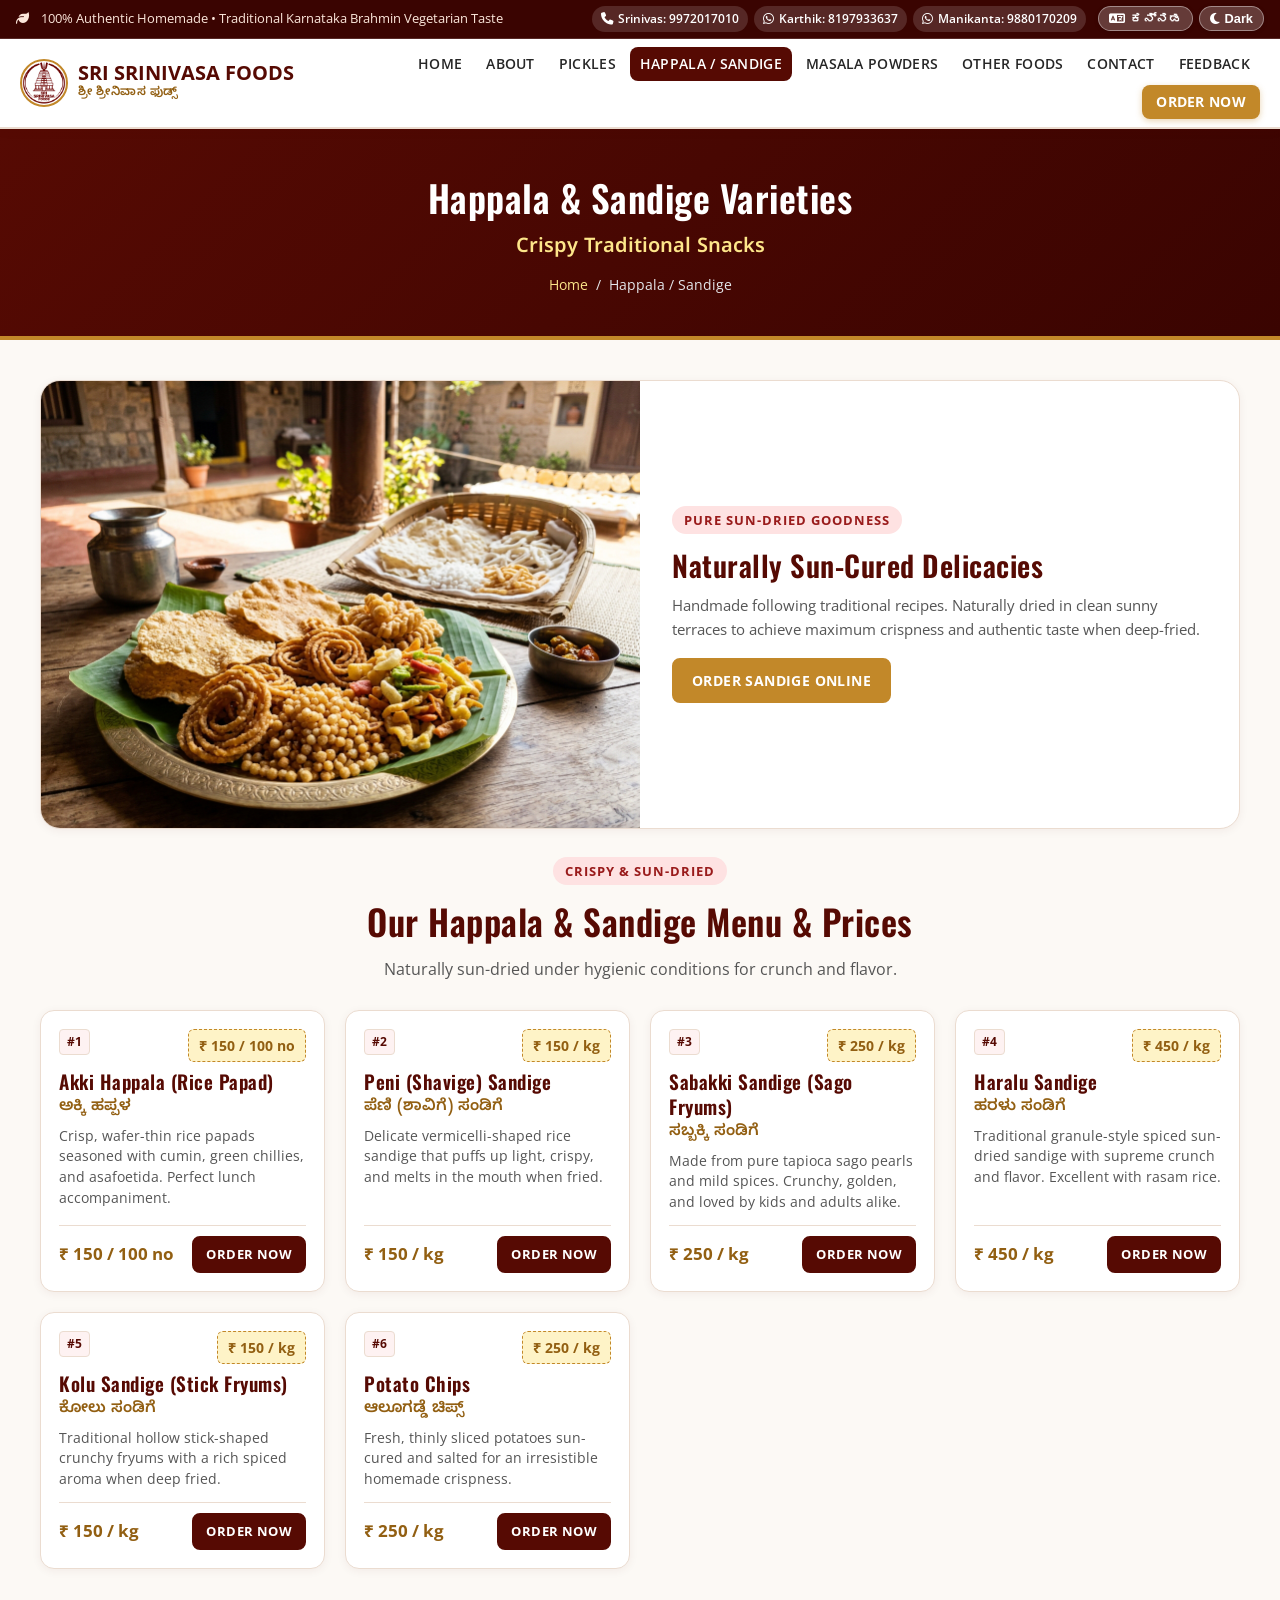
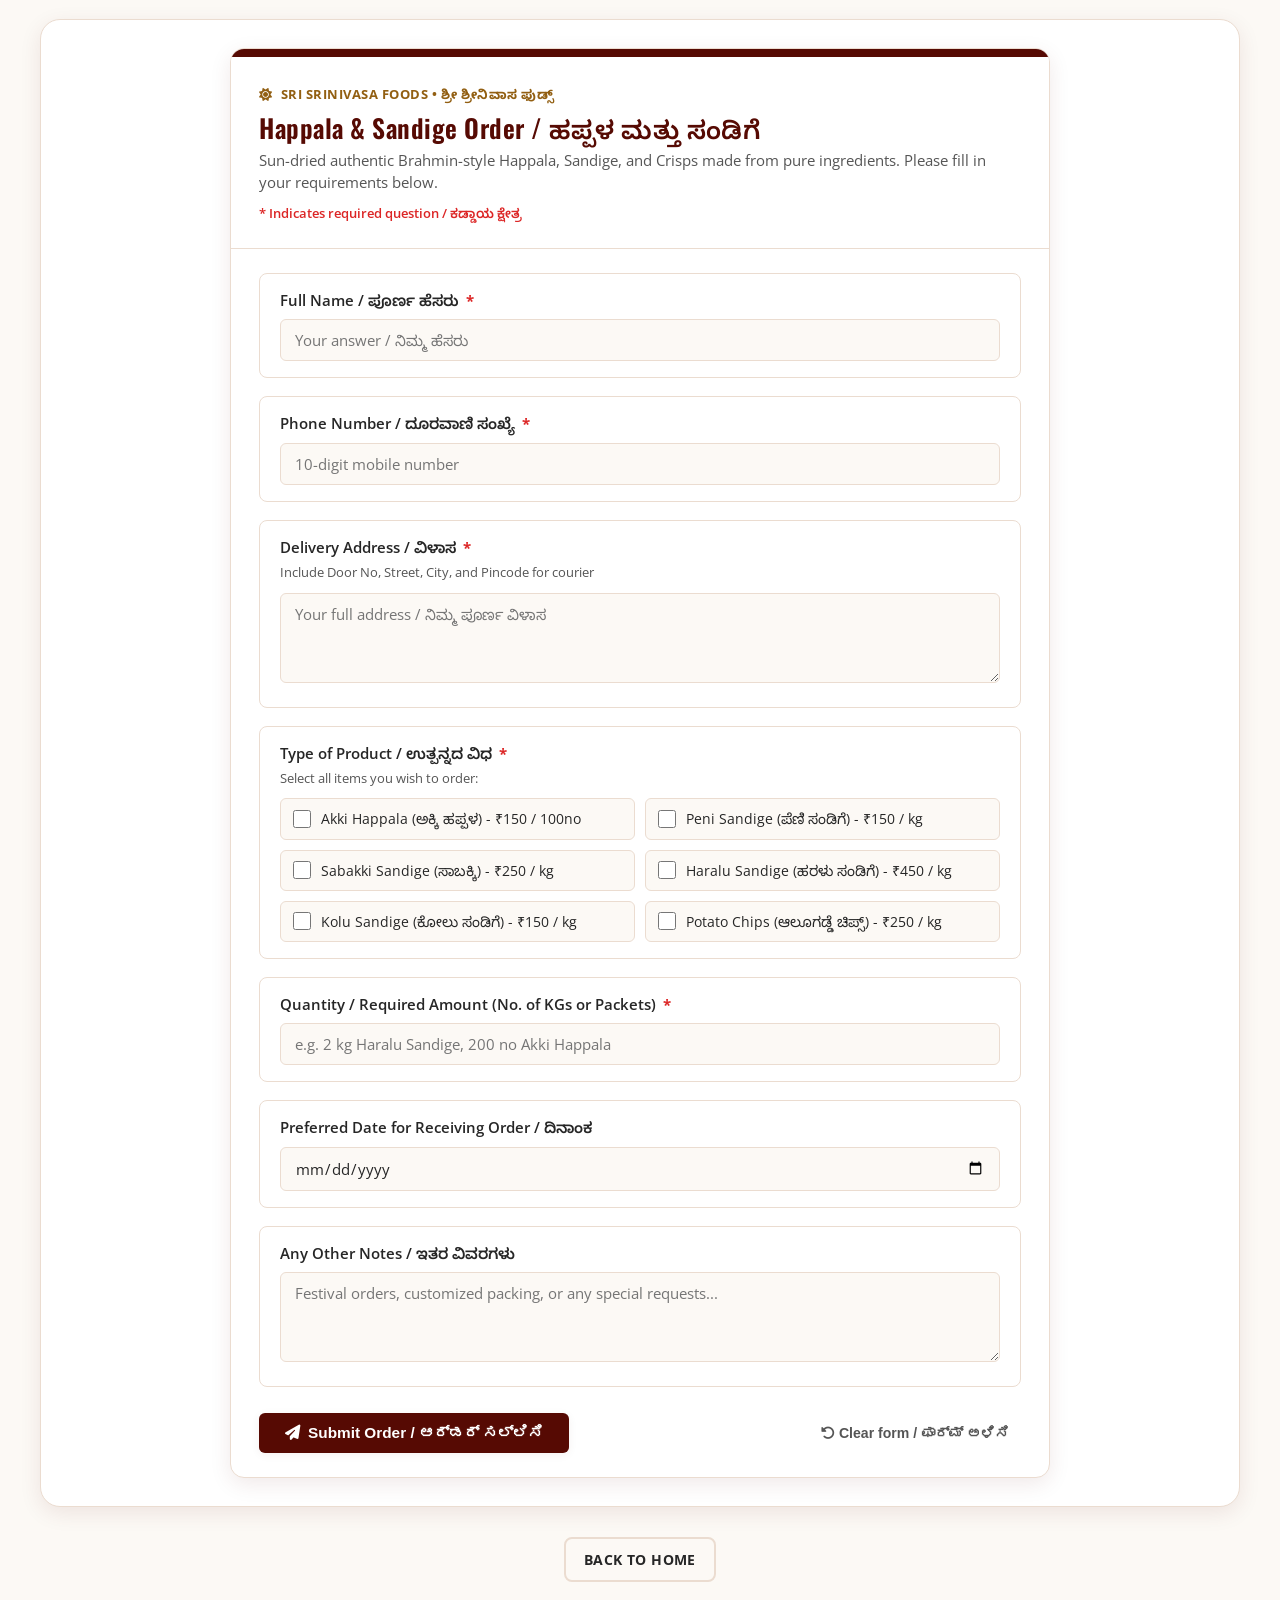
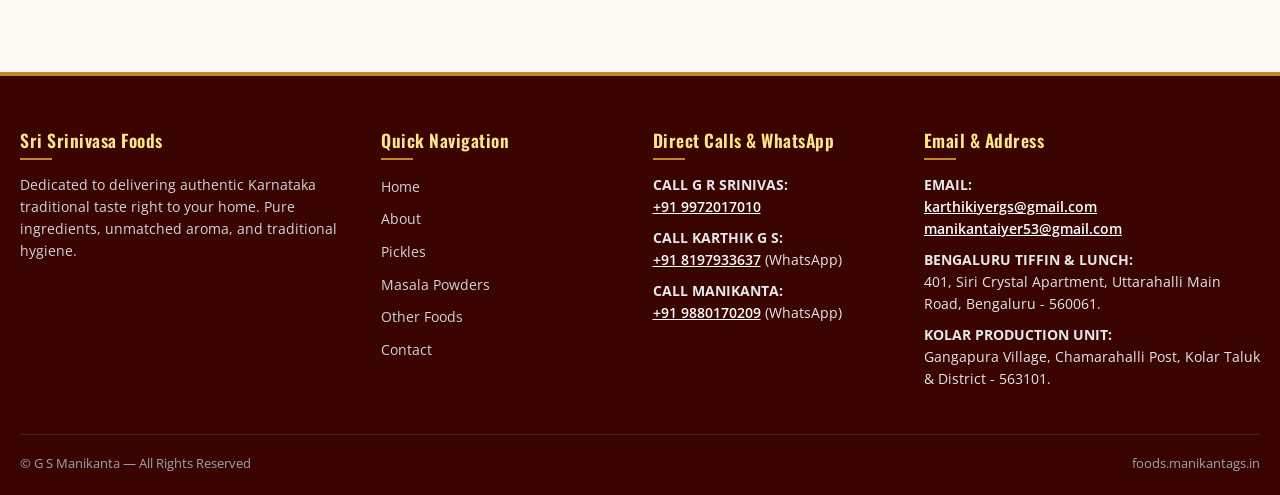
<file: happalasandige.html>
<!DOCTYPE html>
<html lang="en">
<head>
  <meta charset="UTF-8">
  <meta name="viewport" content="width=device-width, initial-scale=1.0">
  <title>Happala & Sandige (ಹಪ್ಪಳ ಮತ್ತು ಸಂಡಿಗೆ) | Sri Srinivasa Foods</title>
  <meta name="description" content="Crispy, sun-dried Karnataka authentic Akki Happala, Peni Sandige, Sabakki Sandige, Haralu Sandige, Kolu Sandige and Potato Chips by Sri Srinivasa Foods.">
  <link rel="icon" type="image/png" href="assets/logo.png">
  
  <!-- Google Fonts -->
  <link rel="preconnect" href="https://fonts.googleapis.com">
  <link rel="preconnect" href="https://fonts.gstatic.com" crossorigin>
  <link href="https://fonts.googleapis.com/css2?family=Noto+Sans+Kannada:wght@400;600;700&family=Open+Sans:wght@400;600;700&family=Oswald:wght@500;600;700&display=swap" rel="stylesheet">
  <link rel="stylesheet" href="https://cdnjs.cloudflare.com/ajax/libs/font-awesome/6.5.1/css/all.min.css">
  <link rel="stylesheet" href="style.css">
</head>
<body>

  <!-- Top Notification Bar with Contacts & Language/Theme Controls at the Right Top of the Whole Page -->
  <div class="top-notice-bar">
    <div class="top-bar-inner">
      <div class="top-bar-left" data-i18n="topNotice">
        <span><i class="fa-solid fa-leaf"></i> 100% Traditional South Indian Vegetarian</span> • Direct from Gangapura, Kolar
      </div>
      <div class="top-bar-right">
        <div class="top-bar-contacts">
          <a href="tel:+919972017010" class="top-contact-pill"><i class="fa-solid fa-phone"></i> Srinivas: 9972017010</a>
          <a href="https://wa.me/918197933637" class="top-contact-pill"><i class="fa-brands fa-whatsapp"></i> Karthik: 8197933637</a>
          <a href="https://wa.me/919880170209" class="top-contact-pill"><i class="fa-brands fa-whatsapp"></i> Manikanta: 9880170209</a>
        </div>
        <div class="header-controls">
          <button class="control-btn lang-toggle-btn" aria-label="Toggle Language" title="Change Language / ಭಾಷೆ ಬದಲಿಸಿ">
            <i class="fa-solid fa-language"></i> <span class="lang-badge">ಕನ್ನಡ</span>
          </button>
          <button class="control-btn theme-toggle-btn" aria-label="Toggle Dark Mode" title="Toggle Dark/Light Mode">
            <i class="fa-solid fa-moon theme-icon"></i> <span class="theme-text">Dark</span>
          </button>
        </div>
      </div>
    </div>
  </div>

  <!-- Header -->
  <header class="site-header">
    <div class="navbar-container">
      <a href="index.html" class="brand-link">
        <img src="assets/logo.png" alt="Sri Srinivasa Foods Logo" class="brand-logo-img">
        <div class="brand-text-wrap">
          <span class="brand-name" data-i18n="heroTitle">Sri Srinivasa Foods</span>
          <span class="brand-sub kannada-text" data-i18n="brandSub">ಶ್ರೀ ಶ್ರೀನಿವಾಸ ಫುಡ್ಸ್</span>
        </div>
      </a>

      <button class="mobile-menu-toggle" id="mobileMenuToggle" aria-label="Toggle navigation">
        <i class="fa-solid fa-bars"></i>
      </button>

      <nav>
        <ul class="nav-menu" id="navMenu">
          <li><a href="index.html" class="nav-link" data-i18n="navHome">Home</a></li>
          <li><a href="about.html" class="nav-link" data-i18n="navAbout">About</a></li>
          <li><a href="pickles.html" class="nav-link" data-i18n="navPickles">Pickles</a></li>
          <li><a href="happalasandige.html" class="nav-link active" data-i18n="navHappala">Happala / Sandige</a></li>
          <li><a href="chillie-powder.html" class="nav-link" data-i18n="navMasala">Masala Powders</a></li>
          <li><a href="other-foods.html" class="nav-link" data-i18n="navOther">Other Foods</a></li>
          <li><a href="contact.html" class="nav-link" data-i18n="navContact">Contact</a></li>
          <li><a href="feedback.html" class="nav-link" data-i18n="navFeedback">Feedback</a></li>
          <li><a href="order.html" class="nav-link nav-cta-btn" data-i18n="navOrderNow"><i class="fa-solid fa-cart-shopping"></i> Order Now</a></li>
        </ul>
      </nav>
    </div>
  </header>

  <!-- Banner -->
  <div class="page-banner">
    <div class="page-banner-inner">
      <h1 data-en="Happala & Sandige Varieties" data-kn="ಹಪ್ಪಳ ಮತ್ತು ಸಂಡಿಗೆ ವಿಧಗಳು">Happala & Sandige Varieties</h1>
      <p class="kannada-subtitle kannada-text" data-en="Crispy Traditional Snacks" data-kn="ಹಪ್ಪಳ ಮತ್ತು ಸಂಡಿಗೆ - ಗರಿಗರಿಯಾದ ಸಾಂಪ್ರದಾಯಿಕ ತಿಂಡಿಗಳು">ಹಪ್ಪಳ ಮತ್ತು ಸಂಡಿಗೆ - ಗರಿಗರಿಯಾದ ಸಾಂಪ್ರದಾಯಿಕ ತಿಂಡಿಗಳು</p>
      <div class="breadcrumb-nav">
        <a href="index.html" data-i18n="navHome">Home</a> &nbsp;/&nbsp; <span data-i18n="navHappala">Happala / Sandige (ಹಪ್ಪಳ/ಸಂಡಿಗೆ)</span>
      </div>
    </div>
  </div>

  <main class="main-container">

    <!-- Visual Showcase Banner -->
    <div class="category-visual-banner">
      <img src="assets/sandige_happala.jpg" alt="Sun-Dried Happala and Sandige" class="category-visual-img">
      <div class="category-visual-content">
        <span class="section-tag" data-en="Pure Sun-Dried Goodness" data-kn="ಬಿಸಿಲಿನಲ್ಲಿ ಒಣಗಿಸಿದ ನೈಜ ರುಚಿ">Pure Sun-Dried Goodness</span>
        <h2 data-en="Naturally Sun-Cured Delicacies" data-kn="ನೈಸರ್ಗಿಕವಾಗಿ ಒಣಗಿಸಿದ ಗರಿಗರಿ ತಿಂಡಿಗಳು">Naturally Sun-Cured Delicacies</h2>
        <p data-en="Handmade following traditional recipes. Naturally dried in clean sunny terraces to achieve maximum crispness and authentic taste when deep-fried." data-kn="ಸಾಂಪ್ರದಾಯಿಕ ವಿಧಾನದಲ್ಲಿ ತಯಾರಿಸಿ, ಶುದ್ಧ ಬಿಸಿಲಿನಲ್ಲಿ ಒಣಗಿಸಲಾಗುತ್ತದೆ. ಎಣ್ಣೆಯಲ್ಲಿ ಕರೆದಾಗ ಬಾಯಲ್ಲಿ ಕರಗುವ ಗರಿಗರಿ ರುಚಿ.">
          Handmade following traditional recipes. Naturally dried in clean sunny terraces to achieve maximum crispness and authentic taste when deep-fried.
        </p>
        <a href="#happala-form" class="btn btn-gold" data-en="Order Sandige Online" data-kn="ಸಂಡಿಗೆ ಆರ್ಡರ್ ಮಾಡಿ"><i class="fa-solid fa-cart-shopping"></i> Order Sandige Online</a>
      </div>
    </div>

    <div class="section-header">
      <span class="section-tag" data-en="Crispy & Sun-Dried" data-kn="ಗರಿಗರಿ ಸಂಡಿಗೆಗಳು">Crispy & Sun-Dried</span>
      <h2 class="section-title" data-en="Our Happala & Sandige Menu & Prices" data-kn="ಹಪ್ಪಳ & ಸಂಡಿಗೆ ಮೆನು ಮತ್ತು ದರ">Our Happala & Sandige Menu & Prices</h2>
      <p class="section-subtitle" data-en="Naturally sun-dried under hygienic conditions for crunch and flavor." data-kn="ಅತ್ಯುತ್ತಮ ನೈರ್ಮಲ್ಯ ಮತ್ತು ಗರಿಗರಿ ರುಚಿಯ ಭರವಸೆ.">Naturally sun-dried under hygienic conditions for crunch and flavor.</p>
    </div>

    <!-- Product Grid with Updated Items & Prices -->
    <div class="products-grid">
      <!-- 1. Akki Happala -->
      <div class="product-item-card">
        <div>
          <div class="product-top">
            <span class="product-num-badge">#1</span>
            <span class="price-badge" style="margin:0;">₹ 150 / 100 no</span>
          </div>
          <h3 class="product-title">Akki Happala (Rice Papad)</h3>
          <div class="product-kannada kannada-text">ಅಕ್ಕಿ ಹಪ್ಪಳ</div>
          <p class="product-desc" data-en="Crisp, wafer-thin rice papads seasoned with cumin, green chillies, and asafoetida. Perfect lunch accompaniment." data-kn="ಜೀರಿಗೆ, ಹಸಿಮೆಣಸಿನಕಾಯಿ ಮತ್ತು ಇಂಗಿನ ಘಮಲಿನೊಂದಿಗೆ ಸಿದ್ಧಪಡಿಸಿದ ಗರಿಗರಿ ಅಕ್ಕಿ ಹಪ್ಪಳ.">Crisp, wafer-thin rice papads seasoned with cumin, green chillies, and asafoetida. Perfect lunch accompaniment.</p>
        </div>
        <div class="product-footer">
          <span class="product-price">₹ 150 / 100 no</span>
          <a href="#happala-form" class="btn btn-primary btn-sm" data-en="Order Now" data-kn="ಆರ್ಡರ್ ಮಾಡಿ"><i class="fa-solid fa-bag-shopping"></i> Order Now</a>
        </div>
      </div>

      <!-- 2. Peni Sandige -->
      <div class="product-item-card">
        <div>
          <div class="product-top">
            <span class="product-num-badge">#2</span>
            <span class="price-badge" style="margin:0;">₹ 150 / kg</span>
          </div>
          <h3 class="product-title">Peni (Shavige) Sandige</h3>
          <div class="product-kannada kannada-text">ಪೆಣಿ (ಶಾವಿಗೆ) ಸಂಡಿಗೆ</div>
          <p class="product-desc" data-en="Delicate vermicelli-shaped rice sandige that puffs up light, crispy, and melts in the mouth when fried." data-kn="ಎಣ್ಣೆಯಲ್ಲಿ ಕರೆದಾಗ ಹೂವಿನಂತೆ ಅರಳಿ ಬಾಯಲ್ಲಿ ಕರಗುವ ಶಾವಿಗೆ ಶೈಲಿಯ ಪೆಣಿ ಸಂಡಿಗೆ.">Delicate vermicelli-shaped rice sandige that puffs up light, crispy, and melts in the mouth when fried.</p>
        </div>
        <div class="product-footer">
          <span class="product-price">₹ 150 / kg</span>
          <a href="#happala-form" class="btn btn-primary btn-sm" data-en="Order Now" data-kn="ಆರ್ಡರ್ ಮಾಡಿ"><i class="fa-solid fa-bag-shopping"></i> Order Now</a>
        </div>
      </div>

      <!-- 3. Sabakki Sandige -->
      <div class="product-item-card">
        <div>
          <div class="product-top">
            <span class="product-num-badge">#3</span>
            <span class="price-badge" style="margin:0;">₹ 250 / kg</span>
          </div>
          <h3 class="product-title">Sabakki Sandige (Sago Fryums)</h3>
          <div class="product-kannada kannada-text">ಸಬ್ಬಕ್ಕಿ ಸಂಡಿಗೆ</div>
          <p class="product-desc" data-en="Made from pure tapioca sago pearls and mild spices. Crunchy, golden, and loved by kids and adults alike." data-kn="ಶುದ್ಧ ಸಬ್ಬಕ್ಕಿ ಮುತ್ತುಗಳಿಂದ ತಯಾರಿಸಿದ ಗರಿಗರಿಯಾದ ಸಾಂಪ್ರದಾಯಿಕ ಸಂಡಿಗೆ.">Made from pure tapioca sago pearls and mild spices. Crunchy, golden, and loved by kids and adults alike.</p>
        </div>
        <div class="product-footer">
          <span class="product-price">₹ 250 / kg</span>
          <a href="#happala-form" class="btn btn-primary btn-sm" data-en="Order Now" data-kn="ಆರ್ಡರ್ ಮಾಡಿ"><i class="fa-solid fa-bag-shopping"></i> Order Now</a>
        </div>
      </div>

      <!-- 4. Haralu Sandige -->
      <div class="product-item-card">
        <div>
          <div class="product-top">
            <span class="product-num-badge">#4</span>
            <span class="price-badge" style="margin:0;">₹ 450 / kg</span>
          </div>
          <h3 class="product-title">Haralu Sandige</h3>
          <div class="product-kannada kannada-text">ಹರಳು ಸಂಡಿಗೆ</div>
          <p class="product-desc" data-en="Traditional granule-style spiced sun-dried sandige with supreme crunch and flavor. Excellent with rasam rice." data-kn="ರಸಂ ಅನ್ನ, ಮಜ್ಜಿಗೆ ಅನ್ನಕ್ಕೆ ಅತ್ಯುತ್ತಮ ಸಾಥ್ ನೀಡುವ ವಿಶೇಷ ಹರಳು ಸಂಡಿಗೆ.">Traditional granule-style spiced sun-dried sandige with supreme crunch and flavor. Excellent with rasam rice.</p>
        </div>
        <div class="product-footer">
          <span class="product-price">₹ 450 / kg</span>
          <a href="#happala-form" class="btn btn-primary btn-sm" data-en="Order Now" data-kn="ಆರ್ಡರ್ ಮಾಡಿ"><i class="fa-solid fa-bag-shopping"></i> Order Now</a>
        </div>
      </div>

      <!-- 5. Kolu Sandige -->
      <div class="product-item-card">
        <div>
          <div class="product-top">
            <span class="product-num-badge">#5</span>
            <span class="price-badge" style="margin:0;">₹ 150 / kg</span>
          </div>
          <h3 class="product-title">Kolu Sandige (Stick Fryums)</h3>
          <div class="product-kannada kannada-text">ಕೋಲು ಸಂಡಿಗೆ</div>
          <p class="product-desc" data-en="Traditional hollow stick-shaped crunchy fryums with a rich spiced aroma when deep fried." data-kn="ಕೋಲಿನ ಆಕಾರದ ಸಾಂಪ್ರದಾಯಿಕ ಗರಿಗರಿ ಸಂಡಿಗೆ.">Traditional hollow stick-shaped crunchy fryums with a rich spiced aroma when deep fried.</p>
        </div>
        <div class="product-footer">
          <span class="product-price">₹ 150 / kg</span>
          <a href="#happala-form" class="btn btn-primary btn-sm" data-en="Order Now" data-kn="ಆರ್ಡರ್ ಮಾಡಿ"><i class="fa-solid fa-bag-shopping"></i> Order Now</a>
        </div>
      </div>

      <!-- 6. Potato Chips -->
      <div class="product-item-card">
        <div>
          <div class="product-top">
            <span class="product-num-badge">#6</span>
            <span class="price-badge" style="margin:0;">₹ 250 / kg</span>
          </div>
          <h3 class="product-title">Potato Chips</h3>
          <div class="product-kannada kannada-text">ಆಲೂಗಡ್ಡೆ ಚಿಪ್ಸ್</div>
          <p class="product-desc" data-en="Fresh, thinly sliced potatoes sun-cured and salted for an irresistible homemade crispness." data-kn="ತಾಜಾ ಆಲೂಗಡ್ಡೆಯನ್ನು ತೆಳುವಾಗಿ ಕತ್ತರಿಸಿ ಬಿಸಿಲಿನಲ್ಲಿ ಒಣಗಿಸಿ ಸಿದ್ಧಪಡಿಸಿದ ಹೋಮ್‌ಮೇಡ್ ಚಿಪ್ಸ್.">Fresh, thinly sliced potatoes sun-cured and salted for an irresistible homemade crispness.</p>
        </div>
        <div class="product-footer">
          <span class="product-price">₹ 250 / kg</span>
          <a href="#happala-form" class="btn btn-primary btn-sm" data-en="Order Now" data-kn="ಆರ್ಡರ್ ಮಾಡಿ"><i class="fa-solid fa-bag-shopping"></i> Order Now</a>
        </div>
      </div>
    </div>

    <!-- Designed Google Form with Web3Forms -->
    <section id="happala-form" class="form-section-card" style="margin-top: 50px;">
      <div class="gf-form-card">
        <div class="gf-form-header">
          <div class="gf-form-brand">
            <i class="fa-solid fa-sun"></i> Sri Srinivasa Foods • ಶ್ರೀ ಶ್ರೀನಿವಾಸ ಫುಡ್ಸ್
          </div>
          <h2 class="gf-form-title">Happala & Sandige Order / ಹಪ್ಪಳ ಮತ್ತು ಸಂಡಿಗೆ</h2>
          <p class="gf-form-desc">Sun-dried authentic Brahmin-style Happala, Sandige, and Crisps made from pure ingredients. Please fill in your requirements below.</p>
          <div class="gf-required-notice">* Indicates required question / ಕಡ್ಡಾಯ ಕ್ಷೇತ್ರ</div>
        </div>

        <form action="https://api.web3forms.com/submit" method="POST" class="gf-form-body">
          <!-- Web3Forms Config -->
          <input type="hidden" name="access_key" value="1e39391c-e480-4176-8931-613de96f3d66">
          <input type="hidden" name="subject" value="New Happala & Sandige Order - Sri Srinivasa Foods">
          <input type="hidden" name="from_name" value="Sri Srinivasa Foods Portal">
          <input type="checkbox" name="botcheck" class="hidden" style="display: none;">

          <!-- Question 1: Full Name -->
          <div class="gf-question-box">
            <label class="gf-label" for="happala_name">
              Full Name / ಪೂರ್ಣ ಹೆಸರು <span class="req-star">*</span>
            </label>
            <input type="text" id="happala_name" name="Full Name (ಹೆಸರು)" class="gf-input" placeholder="Your answer / ನಿಮ್ಮ ಹೆಸರು" required>
          </div>

          <!-- Question 2: Phone Number -->
          <div class="gf-question-box">
            <label class="gf-label" for="happala_phone">
              Phone Number / ದೂರವಾಣಿ ಸಂಖ್ಯೆ <span class="req-star">*</span>
            </label>
            <input type="tel" id="happala_phone" name="Phone Number (ಫೋನ್)" class="gf-input" placeholder="10-digit mobile number" required>
          </div>

          <!-- Question 3: Delivery Address -->
          <div class="gf-question-box">
            <label class="gf-label" for="happala_address">
              Delivery Address / ವಿಳಾಸ <span class="req-star">*</span>
            </label>
            <span class="gf-sublabel">Include Door No, Street, City, and Pincode for courier</span>
            <textarea id="happala_address" name="Delivery Address (ವಿಳಾಸ)" class="gf-textarea" placeholder="Your full address / ನಿಮ್ಮ ಪೂರ್ಣ ವಿಳಾಸ" required></textarea>
          </div>

          <!-- Question 4: Type of Product -->
          <div class="gf-question-box">
            <label class="gf-label">
              Type of Product / ಉತ್ಪನ್ನದ ವಿಧ <span class="req-star">*</span>
            </label>
            <span class="gf-sublabel">Select all items you wish to order:</span>
            <div class="gf-option-grid">
              <label class="gf-option-item">
                <input type="checkbox" name="Happala Sandige Items" value="Akki Happala (ಅಕ್ಕಿ ಹಪ್ಪಳ) - ₹150/100no">
                <span>Akki Happala (ಅಕ್ಕಿ ಹಪ್ಪಳ) - ₹150 / 100no</span>
              </label>
              <label class="gf-option-item">
                <input type="checkbox" name="Happala Sandige Items" value="Peni Sandige (ಪೆಣಿ ಶಾವಿಗೆ ಸಂಡಿಗೆ) - ₹150/kg">
                <span>Peni Sandige (ಪೆಣಿ ಸಂಡಿಗೆ) - ₹150 / kg</span>
              </label>
              <label class="gf-option-item">
                <input type="checkbox" name="Happala Sandige Items" value="Sabakki Sandige (ಸಾಬೂದಾನಿ/ಸಾಬಕ್ಕಿ) - ₹250/kg">
                <span>Sabakki Sandige (ಸಾಬಕ್ಕಿ) - ₹250 / kg</span>
              </label>
              <label class="gf-option-item">
                <input type="checkbox" name="Happala Sandige Items" value="Haralu Sandige (ಹರಳು ಸಂಡಿಗೆ) - ₹450/kg">
                <span>Haralu Sandige (ಹರಳು ಸಂಡಿಗೆ) - ₹450 / kg</span>
              </label>
              <label class="gf-option-item">
                <input type="checkbox" name="Happala Sandige Items" value="Kolu Sandige (ಕೋಲು ಸಂಡಿಗೆ) - ₹150/kg">
                <span>Kolu Sandige (ಕೋಲು ಸಂಡಿಗೆ) - ₹150 / kg</span>
              </label>
              <label class="gf-option-item">
                <input type="checkbox" name="Happala Sandige Items" value="Potato Chips (ಆಲೂಗಡ್ಡೆ ಚಿಪ್ಸ್) - ₹250/kg">
                <span>Potato Chips (ಆಲೂಗಡ್ಡೆ ಚಿಪ್ಸ್) - ₹250 / kg</span>
              </label>
            </div>
          </div>

          <!-- Question 5: Quantity Required -->
          <div class="gf-question-box">
            <label class="gf-label" for="happala_qty">
              Quantity / Required Amount (No. of KGs or Packets) <span class="req-star">*</span>
            </label>
            <input type="text" id="happala_qty" name="Quantity Required (ಪ್ರಮಾಣ)" class="gf-input" placeholder="e.g. 2 kg Haralu Sandige, 200 no Akki Happala" required>
          </div>

          <!-- Question 6: Delivery Date -->
          <div class="gf-question-box">
            <label class="gf-label" for="happala_date">
              Preferred Date for Receiving Order / ದಿನಾಂಕ
            </label>
            <input type="date" id="happala_date" name="Preferred Date (ದಿನಾಂಕ)" class="gf-input">
          </div>

          <!-- Question 7: Comments -->
          <div class="gf-question-box">
            <label class="gf-label" for="happala_comments">
              Any Other Notes / ಇತರ ವಿವರಗಳು
            </label>
            <textarea id="happala_comments" name="Special Instructions" class="gf-textarea" placeholder="Festival orders, customized packing, or any special requests..."></textarea>
          </div>

          <!-- Status message area -->
          <div class="gf-status-msg"></div>

          <!-- Submit Buttons -->
          <div class="gf-submit-wrap">
            <button type="submit" class="gf-submit-btn">
              <i class="fa-solid fa-paper-plane"></i> Submit Order / ಆರ್ಡರ್ ಸಲ್ಲಿಸಿ
            </button>
            <button type="reset" class="gf-reset-btn">
              <i class="fa-solid fa-rotate-left"></i> Clear form / ಫಾರ್ಮ್ ಅಳಿಸಿ
            </button>
          </div>
        </form>
      </div>
    </section>

    <div style="text-align: center; margin-top: 30px;">
      <a href="index.html" class="btn btn-outline-dark" data-i18n="backHomeBtn">
        <i class="fa-solid fa-arrow-left"></i> Back to Home
      </a>
    </div>
  </main>

  <!-- Footer -->
  <footer class="site-footer">
    <div class="footer-container">
      <div class="footer-col">
        <h4>Sri Srinivasa Foods</h4>
        <p data-i18n="footerDesc">Gangapura Village, Chamarahalli Post, Kolar Taluk & District, Karnataka-563101.</p>
      </div>
      <div class="footer-col">
        <h4 data-i18n="footerNavTitle">Quick Navigation</h4>
        <ul class="footer-links">
          <li><a href="index.html" data-i18n="navHome">Home</a></li>
          <li><a href="about.html" data-i18n="navAbout">About</a></li>
          <li><a href="pickles.html" data-i18n="navPickles">Pickles</a></li>
          <li><a href="chillie-powder.html" data-i18n="navMasala">Masala Powders</a></li>
          <li><a href="other-foods.html" data-i18n="navOther">Other Foods</a></li>
          <li><a href="contact.html" data-i18n="navContact">Contact Us</a></li>
        </ul>
      </div>
      <div class="footer-col">
        <h4 data-i18n="footerCallsTitle">Direct Calls</h4>
        <ul class="footer-contact-list">
          <li><strong>CALL G R SRINIVAS:</strong><br><a href="tel:+919972017010">+91 9972017010</a></li>
          <li><strong>CALL KARTHIK G S:</strong><br><a href="tel:+918197933637">+91 8197933637</a> (WhatsApp)</li>
          <li><strong>CALL MANIKANTA:</strong><br><a href="tel:+919880170209">+91 9880170209</a> (WhatsApp)</li>
        </ul>
      </div>
      <div class="footer-col">
        <h4 data-i18n="footerEmailTitle">Our Locations & Email</h4>
        <ul class="footer-contact-list">
          <li><strong>EMAIL:</strong><br><a href="mailto:karthikiyergs@gmail.com">karthikiyergs@gmail.com</a><br><a href="mailto:manikantaiyer53@gmail.com">manikantaiyer53@gmail.com</a></li>
          <li style="margin-top: 8px;">
            <strong>BENGALURU TIFFIN & LUNCH:</strong><br>
            401, Siri Crystal Apartment, Uttarahalli Main Road, Bengaluru - 560061.
          </li>
          <li style="margin-top: 8px;">
            <strong>KOLAR PRODUCTION UNIT:</strong><br>
            Gangapura Village, Chamarahalli Post, Kolar Taluk & District - 563101.
          </li>
        </ul>
      </div>
    </div>
    <div class="footer-bottom">
      <div>© G S Manikanta — All Rights Reserved</div>
      <div>foods.manikantags.in</div>
    </div>
  </footer>

  <script src="script.js"></script>
</body>
</html>
</file>
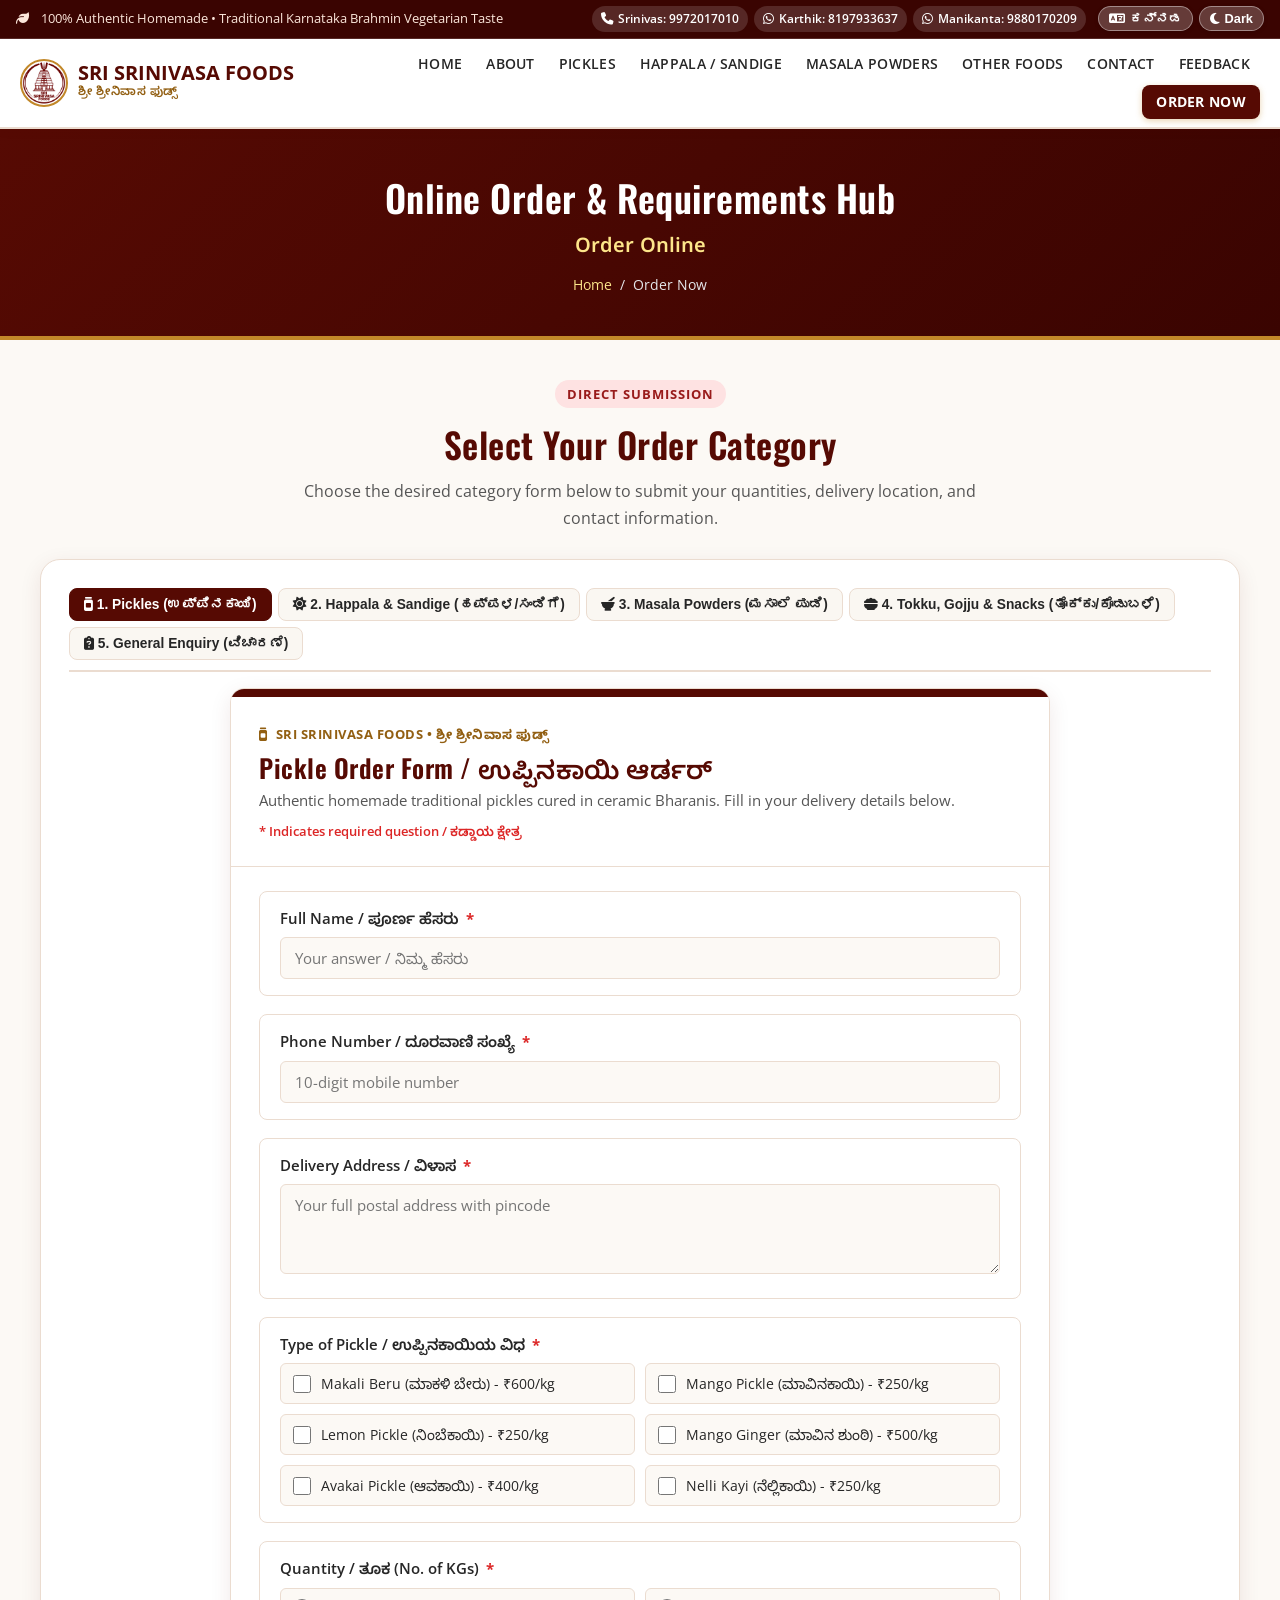
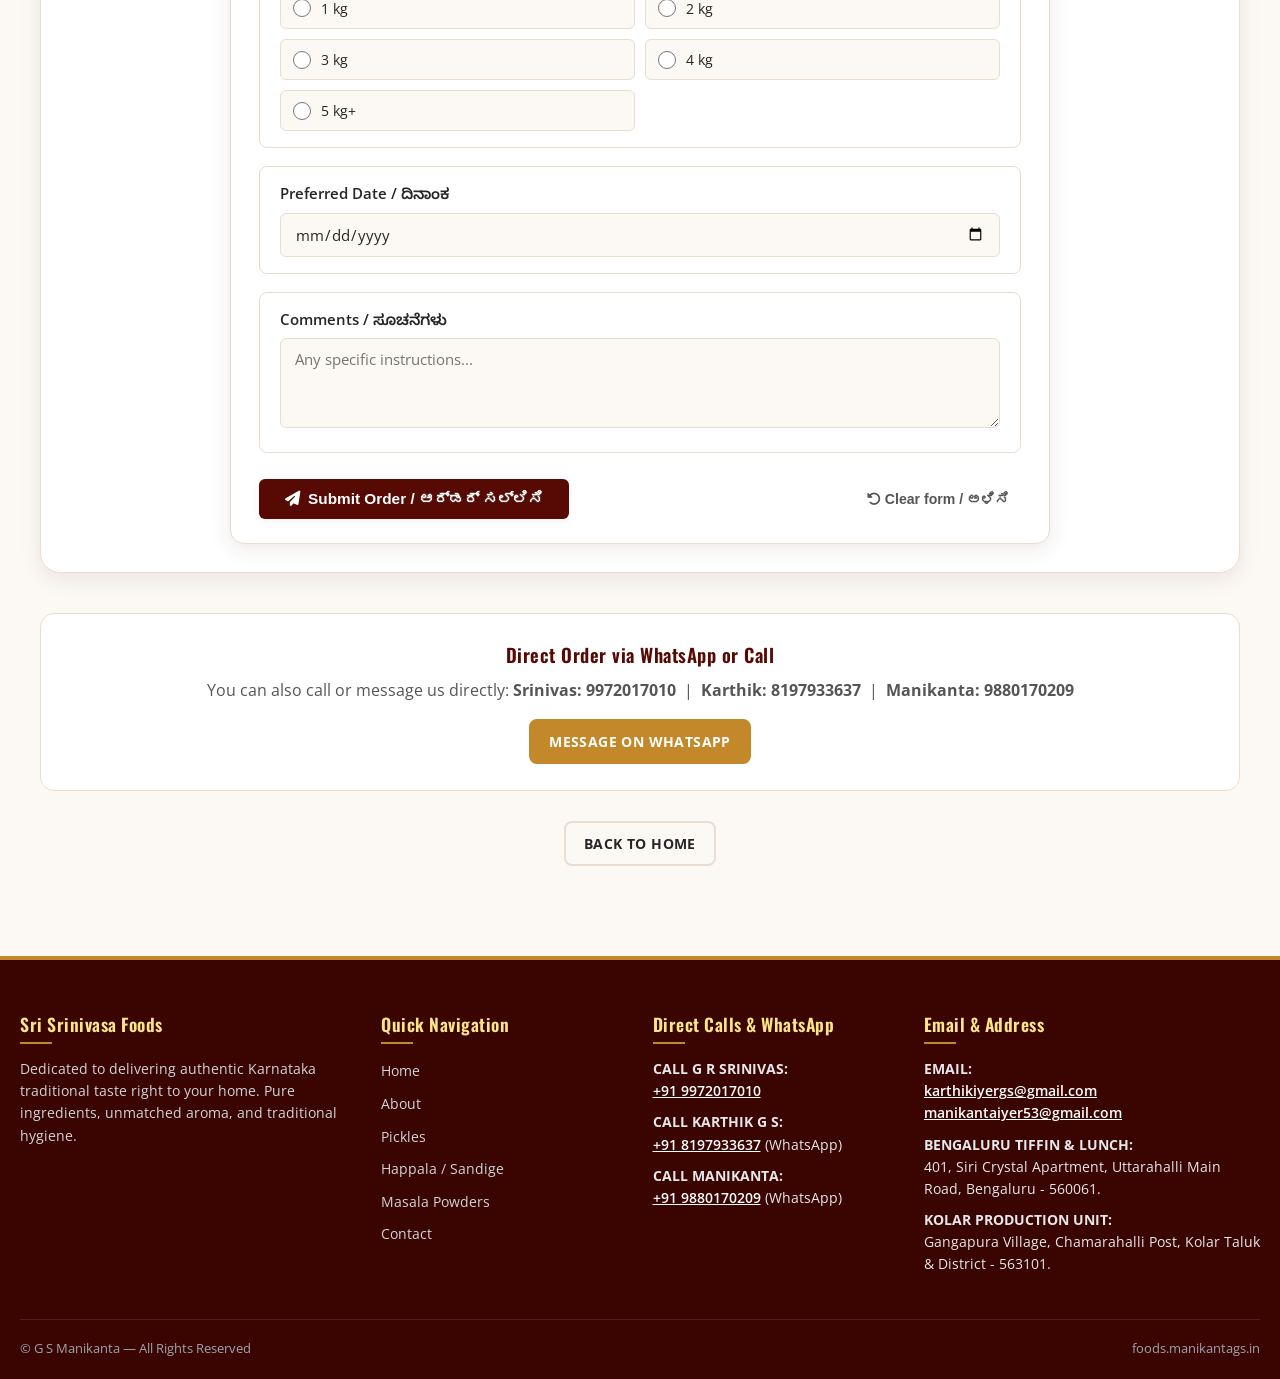
<file: order.html>
<!DOCTYPE html>
<html lang="en">
<head>
  <meta charset="UTF-8">
  <meta name="viewport" content="width=device-width, initial-scale=1.0">
  <title>Online Order & Requirement Form | Sri Srinivasa Foods</title>
  <meta name="description" content="Place your order requirements for homemade pickles, Happala, Sandige, masala powders and special traditional Karnataka foods from Sri Srinivasa Foods.">
  <link rel="icon" type="image/png" href="assets/logo.png">
  
  <!-- Google Fonts -->
  <link rel="preconnect" href="https://fonts.googleapis.com">
  <link rel="preconnect" href="https://fonts.gstatic.com" crossorigin>
  <link href="https://fonts.googleapis.com/css2?family=Noto+Sans+Kannada:wght@400;600;700&family=Open+Sans:wght@400;600;700&family=Oswald:wght@500;600;700&display=swap" rel="stylesheet">
  <link rel="stylesheet" href="https://cdnjs.cloudflare.com/ajax/libs/font-awesome/6.5.1/css/all.min.css">
  <link rel="stylesheet" href="style.css">
</head>
<body>

  <!-- Top Notification Bar with Contacts & Language/Theme Controls at the Right Top of the Whole Page -->
  <div class="top-notice-bar">
    <div class="top-bar-inner">
      <div class="top-bar-left" data-i18n="topNotice">
        <span><i class="fa-solid fa-leaf"></i> 100% Traditional South Indian Vegetarian</span> • Direct from Gangapura, Kolar
      </div>
      <div class="top-bar-right">
        <div class="top-bar-contacts">
          <a href="tel:+919972017010" class="top-contact-pill"><i class="fa-solid fa-phone"></i> Srinivas: 9972017010</a>
          <a href="https://wa.me/918197933637" class="top-contact-pill"><i class="fa-brands fa-whatsapp"></i> Karthik: 8197933637</a>
          <a href="https://wa.me/919880170209" class="top-contact-pill"><i class="fa-brands fa-whatsapp"></i> Manikanta: 9880170209</a>
        </div>
        <div class="header-controls">
          <button class="control-btn lang-toggle-btn" aria-label="Toggle Language" title="Change Language / ಭಾಷೆ ಬದಲಿಸಿ">
            <i class="fa-solid fa-language"></i> <span class="lang-badge">ಕನ್ನಡ</span>
          </button>
          <button class="control-btn theme-toggle-btn" aria-label="Toggle Dark Mode" title="Toggle Dark/Light Mode">
            <i class="fa-solid fa-moon theme-icon"></i> <span class="theme-text">Dark</span>
          </button>
        </div>
      </div>
    </div>
  </div>

  <!-- Header -->
  <header class="site-header">
    <div class="navbar-container">
      <a href="index.html" class="brand-link">
        <img src="assets/logo.png" alt="Sri Srinivasa Foods Logo" class="brand-logo-img">
        <div class="brand-text-wrap">
          <span class="brand-name" data-i18n="heroTitle">Sri Srinivasa Foods</span>
          <span class="brand-sub kannada-text" data-i18n="brandSub">ಶ್ರೀ ಶ್ರೀನಿವಾಸ ಫುಡ್ಸ್</span>
        </div>
      </a>

      <button class="mobile-menu-toggle" id="mobileMenuToggle" aria-label="Toggle navigation">
        <i class="fa-solid fa-bars"></i>
      </button>

      <nav>
        <ul class="nav-menu" id="navMenu">
          <li><a href="index.html" class="nav-link" data-i18n="navHome">Home</a></li>
          <li><a href="about.html" class="nav-link" data-i18n="navAbout">About</a></li>
          <li><a href="pickles.html" class="nav-link" data-i18n="navPickles">Pickles</a></li>
          <li><a href="happalasandige.html" class="nav-link" data-i18n="navHappala">Happala / Sandige</a></li>
          <li><a href="chillie-powder.html" class="nav-link" data-i18n="navMasala">Masala Powders</a></li>
          <li><a href="other-foods.html" class="nav-link" data-i18n="navOther">Other Foods</a></li>
          <li><a href="contact.html" class="nav-link" data-i18n="navContact">Contact</a></li>
          <li><a href="feedback.html" class="nav-link" data-i18n="navFeedback">Feedback</a></li>
          <li><a href="order.html" class="nav-link nav-cta-btn active" data-i18n="navOrderNow"><i class="fa-solid fa-cart-shopping"></i> Order Now</a></li>
        </ul>
      </nav>
    </div>
  </header>

  <!-- Banner -->
  <div class="page-banner">
    <div class="page-banner-inner">
      <h1 data-en="Online Order & Requirements Hub" data-kn="ಆನ್‌ಲೈನ್ ಆರ್ಡರ್ ಮತ್ತು ಅಗತ್ಯತೆಗಳ ಸಲ್ಲಿಕೆ">Online Order & Requirements Hub</h1>
      <p class="kannada-subtitle kannada-text" data-en="Order Online" data-kn="ಆನ್‌ಲೈನ್ ಆರ್ಡರ್ ಮತ್ತು ಅಗತ್ಯತೆಗಳ ಸಲ್ಲಿಕೆ">ಆನ್‌ಲೈನ್ ಆರ್ಡರ್ ಮತ್ತು ಅಗತ್ಯತೆಗಳ ಸಲ್ಲಿಕೆ</p>
      <div class="breadcrumb-nav">
        <a href="index.html" data-i18n="navHome">Home</a> &nbsp;/&nbsp; <span data-i18n="navOrderNow">Order & Requirements</span>
      </div>
    </div>
  </div>

  <main class="main-container">
    <div class="section-header">
      <span class="section-tag" data-en="Direct Submission" data-kn="ನೇರ ಸಲ್ಲಿಕೆ">Direct Submission</span>
      <h2 class="section-title" data-en="Select Your Order Category" data-kn="ನಿಮ್ಮ ಆರ್ಡರ್ ವಿಭಾಗವನ್ನು ಆಯ್ಕೆಮಾಡಿ">Select Your Order Category</h2>
      <p class="section-subtitle" data-en="Choose the desired category form below to submit your quantities, delivery location, and contact information." data-kn="ನಿಮ್ಮ ಪ್ರಮಾಣ, ವಿಳಾಸ ಮತ್ತು ಸಂಪರ್ಕ ವಿವರಗಳನ್ನು ಸಲ್ಲಿಸಲು ಕೆಳಗಿನ ಫಾರ್ಮ್ ಆಯ್ಕೆಮಾಡಿ.">Choose the desired category form below to submit your quantities, delivery location, and contact information.</p>
    </div>

    <div class="form-section-card">
      <div class="form-tabs-nav">
        <button class="tab-btn active" data-tab="form-pickle"><i class="fa-solid fa-jar"></i> 1. Pickles (ಉಪ್ಪಿನಕಾಯಿ)</button>
        <button class="tab-btn" data-tab="form-happala"><i class="fa-solid fa-sun"></i> 2. Happala & Sandige (ಹಪ್ಪಳ/ಸಂಡಿಗೆ)</button>
        <button class="tab-btn" data-tab="form-masala"><i class="fa-solid fa-mortar-pestle"></i> 3. Masala Powders (ಮಸಾಲೆ ಪುಡಿ)</button>
        <button class="tab-btn" data-tab="form-other"><i class="fa-solid fa-bowl-food"></i> 4. Tokku, Gojju & Snacks (ತೊಕ್ಕು/ಕೊಡುಬಳೆ)</button>
        <button class="tab-btn" data-tab="form-enquiry"><i class="fa-solid fa-clipboard-question"></i> 5. General Enquiry (ವಿಚಾರಣೆ)</button>
      </div>

      <!-- Tab 1: Pickle Order Form -->
      <div class="tab-content active" id="form-pickle">
        <div class="gf-form-card">
          <div class="gf-form-header">
            <div class="gf-form-brand">
              <i class="fa-solid fa-jar"></i> Sri Srinivasa Foods • ಶ್ರೀ ಶ್ರೀನಿವಾಸ ಫುಡ್ಸ್
            </div>
            <h2 class="gf-form-title">Pickle Order Form / ಉಪ್ಪಿನಕಾಯಿ ಆರ್ಡರ್</h2>
            <p class="gf-form-desc">Authentic homemade traditional pickles cured in ceramic Bharanis. Fill in your delivery details below.</p>
            <div class="gf-required-notice">* Indicates required question / ಕಡ್ಡಾಯ ಕ್ಷೇತ್ರ</div>
          </div>

          <form action="https://api.web3forms.com/submit" method="POST" class="gf-form-body">
            <input type="hidden" name="access_key" value="1e39391c-e480-4176-8931-613de96f3d66">
            <input type="hidden" name="subject" value="New Pickle Order (Order Hub) - Sri Srinivasa Foods">
            <input type="hidden" name="from_name" value="Sri Srinivasa Foods Portal">
            <input type="checkbox" name="botcheck" class="hidden" style="display: none;">

            <div class="gf-question-box">
              <label class="gf-label" for="ord_pickle_name">Full Name / ಪೂರ್ಣ ಹೆಸರು <span class="req-star">*</span></label>
              <input type="text" id="ord_pickle_name" name="Full Name (ಹೆಸರು)" class="gf-input" placeholder="Your answer / ನಿಮ್ಮ ಹೆಸರು" required>
            </div>

            <div class="gf-question-box">
              <label class="gf-label" for="ord_pickle_phone">Phone Number / ದೂರವಾಣಿ ಸಂಖ್ಯೆ <span class="req-star">*</span></label>
              <input type="tel" id="ord_pickle_phone" name="Phone Number (ಫೋನ್)" class="gf-input" placeholder="10-digit mobile number" required>
            </div>

            <div class="gf-question-box">
              <label class="gf-label" for="ord_pickle_address">Delivery Address / ವಿಳಾಸ <span class="req-star">*</span></label>
              <textarea id="ord_pickle_address" name="Delivery Address (ವಿಳಾಸ)" class="gf-textarea" placeholder="Your full postal address with pincode" required></textarea>
            </div>

            <div class="gf-question-box">
              <label class="gf-label">Type of Pickle / ಉಪ್ಪಿನಕಾಯಿಯ ವಿಧ <span class="req-star">*</span></label>
              <div class="gf-option-grid">
                <label class="gf-option-item"><input type="checkbox" name="Pickle Items" value="Makali Beru (ಮಾಕಳಿ ಬೇರು) - ₹600/kg"><span>Makali Beru (ಮಾಕಳಿ ಬೇರು) - ₹600/kg</span></label>
                <label class="gf-option-item"><input type="checkbox" name="Pickle Items" value="Mango Pickle (ಮಾವಿನಕಾಯಿ) - ₹250/kg"><span>Mango Pickle (ಮಾವಿನಕಾಯಿ) - ₹250/kg</span></label>
                <label class="gf-option-item"><input type="checkbox" name="Pickle Items" value="Lemon Pickle (ನಿಂಬೆಕಾಯಿ) - ₹250/kg"><span>Lemon Pickle (ನಿಂಬೆಕಾಯಿ) - ₹250/kg</span></label>
                <label class="gf-option-item"><input type="checkbox" name="Pickle Items" value="Mango Ginger Pickle (ಮಾವಿನ ಶುಂಠಿ) - ₹500/kg"><span>Mango Ginger (ಮಾವಿನ ಶುಂಠಿ) - ₹500/kg</span></label>
                <label class="gf-option-item"><input type="checkbox" name="Pickle Items" value="Avakai Pickle (ಆವಕಾಯಿ) - ₹400/kg"><span>Avakai Pickle (ಆವಕಾಯಿ) - ₹400/kg</span></label>
                <label class="gf-option-item"><input type="checkbox" name="Pickle Items" value="Nelli Kayi Pickle (ನೆಲ್ಲಿಕಾಯಿ) - ₹250/kg"><span>Nelli Kayi (ನೆಲ್ಲಿಕಾಯಿ) - ₹250/kg</span></label>
              </div>
            </div>

            <div class="gf-question-box">
              <label class="gf-label">Quantity / ತೂಕ (No. of KGs) <span class="req-star">*</span></label>
              <div class="gf-option-grid">
                <label class="gf-option-item"><input type="radio" name="Quantity (ತೂಕ)" value="1 kg" required><span>1 kg</span></label>
                <label class="gf-option-item"><input type="radio" name="Quantity (ತೂಕ)" value="2 kg"><span>2 kg</span></label>
                <label class="gf-option-item"><input type="radio" name="Quantity (ತೂಕ)" value="3 kg"><span>3 kg</span></label>
                <label class="gf-option-item"><input type="radio" name="Quantity (ತೂಕ)" value="4 kg"><span>4 kg</span></label>
                <label class="gf-option-item"><input type="radio" name="Quantity (ತೂಕ)" value="5 kg+"><span>5 kg+</span></label>
              </div>
            </div>

            <div class="gf-question-box">
              <label class="gf-label" for="ord_pickle_date">Preferred Date / ದಿನಾಂಕ</label>
              <input type="date" id="ord_pickle_date" name="Preferred Date" class="gf-input">
            </div>

            <div class="gf-question-box">
              <label class="gf-label" for="ord_pickle_comments">Comments / ಸೂಚನೆಗಳು</label>
              <textarea id="ord_pickle_comments" name="Special Instructions" class="gf-textarea" placeholder="Any specific instructions..."></textarea>
            </div>

            <div class="gf-status-msg"></div>

            <div class="gf-submit-wrap">
              <button type="submit" class="gf-submit-btn"><i class="fa-solid fa-paper-plane"></i> Submit Order / ಆರ್ಡರ್ ಸಲ್ಲಿಸಿ</button>
              <button type="reset" class="gf-reset-btn"><i class="fa-solid fa-rotate-left"></i> Clear form / ಅಳಿಸಿ</button>
            </div>
          </form>
        </div>
      </div>

      <!-- Tab 2: Happala Sandige Form -->
      <div class="tab-content" id="form-happala">
        <div class="gf-form-card">
          <div class="gf-form-header">
            <div class="gf-form-brand">
              <i class="fa-solid fa-sun"></i> Sri Srinivasa Foods • ಶ್ರೀ ಶ್ರೀನಿವಾಸ ಫುಡ್ಸ್
            </div>
            <h2 class="gf-form-title">Happala & Sandige Order / ಹಪ್ಪಳ ಮತ್ತು ಸಂಡಿಗೆ</h2>
            <p class="gf-form-desc">Sun-dried crispy Akki Happala, Peni Sandige, Sabakki, Haralu Sandige, and Kolu Sandige.</p>
            <div class="gf-required-notice">* Indicates required question / ಕಡ್ಡಾಯ ಕ್ಷೇತ್ರ</div>
          </div>

          <form action="https://api.web3forms.com/submit" method="POST" class="gf-form-body">
            <input type="hidden" name="access_key" value="1e39391c-e480-4176-8931-613de96f3d66">
            <input type="hidden" name="subject" value="New Happala & Sandige Order (Order Hub) - Sri Srinivasa Foods">
            <input type="hidden" name="from_name" value="Sri Srinivasa Foods Portal">
            <input type="checkbox" name="botcheck" class="hidden" style="display: none;">

            <div class="gf-question-box">
              <label class="gf-label" for="ord_happala_name">Full Name / ಪೂರ್ಣ ಹೆಸರು <span class="req-star">*</span></label>
              <input type="text" id="ord_happala_name" name="Full Name (ಹೆಸರು)" class="gf-input" placeholder="Your answer / ನಿಮ್ಮ ಹೆಸರು" required>
            </div>

            <div class="gf-question-box">
              <label class="gf-label" for="ord_happala_phone">Phone Number / ದೂರವಾಣಿ ಸಂಖ್ಯೆ <span class="req-star">*</span></label>
              <input type="tel" id="ord_happala_phone" name="Phone Number (ಫೋನ್)" class="gf-input" placeholder="10-digit mobile number" required>
            </div>

            <div class="gf-question-box">
              <label class="gf-label" for="ord_happala_address">Delivery Address / ವಿಳಾಸ <span class="req-star">*</span></label>
              <textarea id="ord_happala_address" name="Delivery Address (ವಿಳಾಸ)" class="gf-textarea" placeholder="Your full postal address with pincode" required></textarea>
            </div>

            <div class="gf-question-box">
              <label class="gf-label">Type of Product / ಉತ್ಪನ್ನದ ವಿಧ <span class="req-star">*</span></label>
              <div class="gf-option-grid">
                <label class="gf-option-item"><input type="checkbox" name="Happala Sandige Items" value="Akki Happala (ಅಕ್ಕಿ ಹಪ್ಪಳ) - ₹150/100no"><span>Akki Happala (ಅಕ್ಕಿ ಹಪ್ಪಳ) - ₹150/100no</span></label>
                <label class="gf-option-item"><input type="checkbox" name="Happala Sandige Items" value="Peni Sandige (ಪೆಣಿ ಶಾವಿಗೆ ಸಂಡಿಗೆ) - ₹150/kg"><span>Peni Sandige (ಪೆಣಿ ಸಂಡಿಗೆ) - ₹150/kg</span></label>
                <label class="gf-option-item"><input type="checkbox" name="Happala Sandige Items" value="Sabakki Sandige (ಸಾಬೂದಾನಿ/ಸಾಬಕ್ಕಿ) - ₹250/kg"><span>Sabakki Sandige (ಸಾಬಕ್ಕಿ) - ₹250/kg</span></label>
                <label class="gf-option-item"><input type="checkbox" name="Happala Sandige Items" value="Haralu Sandige (ಹರಳು ಸಂಡಿಗೆ) - ₹450/kg"><span>Haralu Sandige (ಹರಳು ಸಂಡಿಗೆ) - ₹450/kg</span></label>
                <label class="gf-option-item"><input type="checkbox" name="Happala Sandige Items" value="Kolu Sandige (ಕೋಲು ಸಂಡಿಗೆ) - ₹150/kg"><span>Kolu Sandige (ಕೋಲು ಸಂಡಿಗೆ) - ₹150/kg</span></label>
                <label class="gf-option-item"><input type="checkbox" name="Happala Sandige Items" value="Potato Chips (ಆಲೂಗಡ್ಡೆ ಚಿಪ್ಸ್) - ₹250/kg"><span>Potato Chips (ಆಲೂಗಡ್ಡೆ ಚಿಪ್ಸ್) - ₹250/kg</span></label>
              </div>
            </div>

            <div class="gf-question-box">
              <label class="gf-label" for="ord_happala_qty">Quantity / ಪ್ರಮಾಣ (Kgs or Nos) <span class="req-star">*</span></label>
              <input type="text" id="ord_happala_qty" name="Quantity Required" class="gf-input" placeholder="e.g. 2 kg Haralu Sandige, 200 no Akki Happala" required>
            </div>

            <div class="gf-question-box">
              <label class="gf-label" for="ord_happala_date">Preferred Date / ದಿನಾಂಕ</label>
              <input type="date" id="ord_happala_date" name="Preferred Date" class="gf-input">
            </div>

            <div class="gf-question-box">
              <label class="gf-label" for="ord_happala_comments">Comments / ಇತರ ವಿವರಗಳು</label>
              <textarea id="ord_happala_comments" name="Special Instructions" class="gf-textarea" placeholder="Any special requests..."></textarea>
            </div>

            <div class="gf-status-msg"></div>

            <div class="gf-submit-wrap">
              <button type="submit" class="gf-submit-btn"><i class="fa-solid fa-paper-plane"></i> Submit Order / ಆರ್ಡರ್ ಸಲ್ಲಿಸಿ</button>
              <button type="reset" class="gf-reset-btn"><i class="fa-solid fa-rotate-left"></i> Clear form / ಅಳಿಸಿ</button>
            </div>
          </form>
        </div>
      </div>

      <!-- Tab 3: Masala Powders Form -->
      <div class="tab-content" id="form-masala">
        <div class="gf-form-card">
          <div class="gf-form-header">
            <div class="gf-form-brand">
              <i class="fa-solid fa-mortar-pestle"></i> Sri Srinivasa Foods • ಶ್ರೀ ಶ್ರೀನಿವಾಸ ಫುಡ್ಸ್
            </div>
            <h2 class="gf-form-title">Masala & Chutney Powders Order / ಮಸಾಲೆ ಪುಡಿಗಳು</h2>
            <p class="gf-form-desc">Authentic Brahmin-style roasted masala and chutney powders freshly ground to order.</p>
            <div class="gf-required-notice">* Indicates required question / ಕಡ್ಡಾಯ ಕ್ಷೇತ್ರ</div>
          </div>

          <form action="https://api.web3forms.com/submit" method="POST" class="gf-form-body">
            <input type="hidden" name="access_key" value="1e39391c-e480-4176-8931-613de96f3d66">
            <input type="hidden" name="subject" value="New Masala Powders Order (Order Hub) - Sri Srinivasa Foods">
            <input type="hidden" name="from_name" value="Sri Srinivasa Foods Portal">
            <input type="checkbox" name="botcheck" class="hidden" style="display: none;">

            <div class="gf-question-box">
              <label class="gf-label" for="ord_masala_name">Full Name / ಪೂರ್ಣ ಹೆಸರು <span class="req-star">*</span></label>
              <input type="text" id="ord_masala_name" name="Full Name (ಹೆಸರು)" class="gf-input" placeholder="Your answer / ನಿಮ್ಮ ಹೆಸರು" required>
            </div>

            <div class="gf-question-box">
              <label class="gf-label" for="ord_masala_phone">Phone Number / ದೂರವಾಣಿ ಸಂಖ್ಯೆ <span class="req-star">*</span></label>
              <input type="tel" id="ord_masala_phone" name="Phone Number (ಫೋನ್)" class="gf-input" placeholder="10-digit mobile number" required>
            </div>

            <div class="gf-question-box">
              <label class="gf-label" for="ord_masala_address">Delivery Address / ವಿಳಾಸ <span class="req-star">*</span></label>
              <textarea id="ord_masala_address" name="Delivery Address (ವಿಳಾಸ)" class="gf-textarea" placeholder="Your full postal address with pincode" required></textarea>
            </div>

            <div class="gf-question-box">
              <label class="gf-label">Select Spice & Chutney Powders <span class="req-star">*</span></label>
              <div class="gf-option-grid">
                <label class="gf-option-item"><input type="checkbox" name="Spice Powders" value="Sambhar Powder (ಸಾಂಬಾರ್ ಪುಡಿ) - ₹800/kg"><span>Sambhar Powder (ಸಾಂಬಾರ್ ಪುಡಿ) - ₹800/kg</span></label>
                <label class="gf-option-item"><input type="checkbox" name="Spice Powders" value="Rasam Powder (ರಸಂ ಪುಡಿ) - ₹800/kg"><span>Rasam Powder (ರಸಂ ಪುಡಿ) - ₹800/kg</span></label>
                <label class="gf-option-item"><input type="checkbox" name="Spice Powders" value="Bisi Bele Bath Powder (ಬಿಸಿ ಬೇಳೆ ಬಾತ್) - ₹700/kg"><span>Bisi Bele Bath (ಬಿಸಿ ಬೇಳೆ ಬಾತ್) - ₹700/kg</span></label>
                <label class="gf-option-item"><input type="checkbox" name="Spice Powders" value="Vangi Bath Powder (ವಾಂಗಿ ಬಾತ್) - ₹700/kg"><span>Vangi Bath (ವಾಂಗಿ ಬಾತ್) - ₹700/kg</span></label>
                <label class="gf-option-item"><input type="checkbox" name="Spice Powders" value="Puliyogare Powder (ಪುಳಿಯೋಗರೆ) - ₹600/kg"><span>Puliyogare Powder (ಪುಳಿಯೋಗರೆ) - ₹600/kg</span></label>
                <label class="gf-option-item"><input type="checkbox" name="Spice Powders" value="Chutney Powder (ಚಟ್ನಿ ಪುಡಿ) - ₹600/kg"><span>Chutney Powder (ಚಟ್ನಿ ಪುಡಿ) - ₹600/kg</span></label>
                <label class="gf-option-item"><input type="checkbox" name="Spice Powders" value="Jaggery Chutney Powder (ಬೆಲ್ಲದ ಚಟ್ನಿ) - ₹600/kg"><span>Jaggery Chutney (ಬೆಲ್ಲದ ಚಟ್ನಿ) - ₹600/kg</span></label>
                <label class="gf-option-item"><input type="checkbox" name="Spice Powders" value="Curry Leaves Chutney Powder (ಕರಿಬೇವು) - ₹650/kg"><span>Curry Leaves Chutney (ಕರಿಬೇವು) - ₹650/kg</span></label>
                <label class="gf-option-item"><input type="checkbox" name="Spice Powders" value="Groundnut Chutney Powder (ಶೇಂಗಾ ಚಟ್ನಿ) - ₹650/kg"><span>Groundnut Chutney (ಶೇಂಗಾ ಚಟ್ನಿ) - ₹650/kg</span></label>
              </div>
            </div>

            <div class="gf-question-box">
              <label class="gf-label" for="ord_masala_qty">Quantity / ಪ್ರಮಾಣ <span class="req-star">*</span></label>
              <input type="text" id="ord_masala_qty" name="Quantity Required" class="gf-input" placeholder="e.g. 500g Sambhar, 500g Rasam" required>
            </div>

            <div class="gf-question-box">
              <label class="gf-label" for="ord_masala_comments">Comments / ವಿವರಗಳು</label>
              <textarea id="ord_masala_comments" name="Special Instructions" class="gf-textarea" placeholder="Any special requests..."></textarea>
            </div>

            <div class="gf-status-msg"></div>

            <div class="gf-submit-wrap">
              <button type="submit" class="gf-submit-btn"><i class="fa-solid fa-paper-plane"></i> Submit Order / ಆರ್ಡರ್ ಸಲ್ಲಿಸಿ</button>
              <button type="reset" class="gf-reset-btn"><i class="fa-solid fa-rotate-left"></i> Clear form / ಅಳಿಸಿ</button>
            </div>
          </form>
        </div>
      </div>

      <!-- Tab 4: Tokku, Gojju & Snacks (with Kodubale) Form -->
      <div class="tab-content" id="form-other">
        <div class="gf-form-card">
          <div class="gf-form-header">
            <div class="gf-form-brand">
              <i class="fa-solid fa-bowl-food"></i> Sri Srinivasa Foods • ಶ್ರೀ ಶ್ರೀನಿವಾಸ ಫುಡ್ಸ್
            </div>
            <h2 class="gf-form-title">Tokku, Gojju & Snacks Order / ತೊಕ್ಕು, ಗೊಜ್ಜು & ತಿಂಡಿ</h2>
            <p class="gf-form-desc">Handmade crispy Kodubale, tangy Tokku varieties, Melkote Puliyogare Gojju, Curd Chillies, and Ragi flour.</p>
            <div class="gf-required-notice">* Indicates required question / ಕಡ್ಡಾಯ ಕ್ಷೇತ್ರ</div>
          </div>

          <form action="https://api.web3forms.com/submit" method="POST" class="gf-form-body">
            <input type="hidden" name="access_key" value="1e39391c-e480-4176-8931-613de96f3d66">
            <input type="hidden" name="subject" value="New Tokku, Gojju & Snacks Order (Order Hub) - Sri Srinivasa Foods">
            <input type="hidden" name="from_name" value="Sri Srinivasa Foods Portal">
            <input type="checkbox" name="botcheck" class="hidden" style="display: none;">

            <div class="gf-question-box">
              <label class="gf-label" for="ord_other_name">Full Name / ಪೂರ್ಣ ಹೆಸರು <span class="req-star">*</span></label>
              <input type="text" id="ord_other_name" name="Full Name (ಹೆಸರು)" class="gf-input" placeholder="Your answer / ನಿಮ್ಮ ಹೆಸರು" required>
            </div>

            <div class="gf-question-box">
              <label class="gf-label" for="ord_other_phone">Phone Number / ದೂರವಾಣಿ ಸಂಖ್ಯೆ <span class="req-star">*</span></label>
              <input type="tel" id="ord_other_phone" name="Phone Number (ಫೋನ್)" class="gf-input" placeholder="10-digit mobile number" required>
            </div>

            <div class="gf-question-box">
              <label class="gf-label" for="ord_other_email">Email Address / ಇಮೇಲ್ <span class="opt-label">(Optional / ಐಚ್ಛಿಕ)</span></label>
              <input type="email" id="ord_other_email" name="Email Address" class="gf-input" placeholder="example@email.com (Optional)">
            </div>

            <div class="gf-question-box">
              <label class="gf-label" for="ord_other_address">Delivery Address / ವಿಳಾಸ <span class="req-star">*</span></label>
              <textarea id="ord_other_address" name="Delivery Address (ವಿಳಾಸ)" class="gf-textarea" placeholder="Your full postal address with pincode" required></textarea>
            </div>

            <div class="gf-question-box">
              <label class="gf-label">Select Tokku, Gojju & Snacks <span class="req-star">*</span></label>
              <div class="gf-option-grid">
                <label class="gf-option-item"><input type="checkbox" name="Special Food Items" value="Traditional Kodubale (ಕೊಡುಬಳೆ) - ₹350/kg"><span>Traditional Kodubale (ಕೊಡುಬಳೆ) - ₹350/kg</span></label>
                <label class="gf-option-item"><input type="checkbox" name="Special Food Items" value="Mango Tokku (ಮಾವಿನಕಾಯಿ ತೊಕ್ಕು) - ₹250/kg"><span>Mango Tokku (ಮಾವಿನಕಾಯಿ ತೊಕ್ಕು) - ₹250/kg</span></label>
                <label class="gf-option-item"><input type="checkbox" name="Special Food Items" value="Tomato Tokku (ಟೊಮೆಟೊ ತೊಕ್ಕು) - ₹250/kg"><span>Tomato Tokku (ಟೊಮೆಟೊ ತೊಕ್ಕು) - ₹250/kg</span></label>
                <label class="gf-option-item"><input type="checkbox" name="Special Food Items" value="Tamarind Tokku (ಹುಣಸೆಕಾಯಿ ತೊಕ್ಕು) - ₹250/kg"><span>Tamarind Tokku (ಹುಣಸೆಕಾಯಿ ತೊಕ್ಕು) - ₹250/kg</span></label>
                <label class="gf-option-item"><input type="checkbox" name="Special Food Items" value="Puliyogare Gojju (ಪುಳಿಯೋಗರೆ ಗೊಜ್ಜು) - ₹700/kg"><span>Puliyogare Gojju (ಪುಳಿಯೋಗರೆ ಗೊಜ್ಜು) - ₹700/kg</span></label>
                <label class="gf-option-item"><input type="checkbox" name="Special Food Items" value="Uppu Menasinakayi (ಉಪ್ಪು ಮೆಣಸಿನಕಾಯಿ) - ₹500/kg"><span>Uppu Menasinakayi (ಉಪ್ಪು ಮೆಣಸಿನಕಾಯಿ) - ₹500/kg</span></label>
                <label class="gf-option-item"><input type="checkbox" name="Special Food Items" value="Hurida Ragi Hittu (ಹುರಿದ ರಾಗಿ ಹಿಟ್ಟು) - ₹200/kg"><span>Hurida Ragi Hittu (ಹುರಿದ ರಾಗಿ ಹಿಟ್ಟು) - ₹200/kg</span></label>
              </div>
            </div>

            <div class="gf-question-box">
              <label class="gf-label" for="ord_other_qty">Quantity / ಪ್ರಮಾಣ <span class="req-star">*</span></label>
              <input type="text" id="ord_other_qty" name="Quantity Required" class="gf-input" placeholder="e.g. 1kg Kodubale, 500g Puliyogare Gojju" required>
            </div>

            <div class="gf-question-box">
              <label class="gf-label" for="ord_other_date">Preferred Date / ದಿನಾಂಕ</label>
              <input type="date" id="ord_other_date" name="Preferred Date" class="gf-input">
            </div>

            <div class="gf-question-box">
              <label class="gf-label" for="ord_other_comments">Comments / ವಿವರಗಳು</label>
              <textarea id="ord_other_comments" name="Special Instructions" class="gf-textarea" placeholder="Any special requests..."></textarea>
            </div>

            <div class="gf-status-msg"></div>

            <div class="gf-submit-wrap">
              <button type="submit" class="gf-submit-btn"><i class="fa-solid fa-paper-plane"></i> Submit Order / ಆರ್ಡರ್ ಸಲ್ಲಿಸಿ</button>
              <button type="reset" class="gf-reset-btn"><i class="fa-solid fa-rotate-left"></i> Clear form / ಅಳಿಸಿ</button>
            </div>
          </form>
        </div>
      </div>

      <!-- Tab 5: General Enquiry Form -->
      <div class="tab-content" id="form-enquiry">
        <div class="gf-form-card">
          <div class="gf-form-header">
            <div class="gf-form-brand">
              <i class="fa-solid fa-clipboard-question"></i> Sri Srinivasa Foods • ಶ್ರೀ ಶ್ರೀನಿವಾಸ ಫುಡ್ಸ್
            </div>
            <h2 class="gf-form-title">General Enquiry & Feedback / ವಿಚಾರಣೆ ಮತ್ತು ಸಂದೇಶ</h2>
            <p class="gf-form-desc">For special foods (tokku/gojju), bulk party orders, or questions.</p>
            <div class="gf-required-notice">* Indicates required question / ಕಡ್ಡಾಯ ಕ್ಷೇತ್ರ</div>
          </div>

          <form action="https://api.web3forms.com/submit" method="POST" class="gf-form-body">
            <input type="hidden" name="access_key" value="1e39391c-e480-4176-8931-613de96f3d66">
            <input type="hidden" name="subject" value="New General Enquiry (Order Hub) - Sri Srinivasa Foods">
            <input type="hidden" name="from_name" value="Sri Srinivasa Foods Portal">
            <input type="checkbox" name="botcheck" class="hidden" style="display: none;">

            <div class="gf-question-box">
              <label class="gf-label" for="ord_enq_name">Full Name / ಪೂರ್ಣ ಹೆಸರು <span class="req-star">*</span></label>
              <input type="text" id="ord_enq_name" name="Full Name (ಹೆಸರು)" class="gf-input" placeholder="Your answer / ನಿಮ್ಮ ಹೆಸರು" required>
            </div>

            <div class="gf-question-box">
              <label class="gf-label" for="ord_enq_phone">Phone Number / ದೂರವಾಣಿ ಸಂಖ್ಯೆ <span class="req-star">*</span></label>
              <input type="tel" id="ord_enq_phone" name="Phone Number (ಫೋನ್)" class="gf-input" placeholder="10-digit mobile number" required>
            </div>

            <div class="gf-question-box">
              <label class="gf-label" for="ord_enq_email">Email Address / ಇಮೇಲ್ <span style="font-weight: 400; color: var(--text-muted); font-size: 0.85rem;">(Optional / ಐಚ್ಛಿಕ)</span></label>
              <input type="email" id="ord_enq_email" name="Email Address" class="gf-input" placeholder="example@email.com">
            </div>

            <div class="gf-question-box">
              <label class="gf-label" for="ord_enq_address">Address / City / ವಿಳಾಸ</label>
              <textarea id="ord_enq_address" name="Address (ವಿಳಾಸ)" class="gf-textarea" placeholder="Your city or address"></textarea>
            </div>

            <div class="gf-question-box">
              <label class="gf-label" for="ord_enq_message">Enquiry or Message / ಸಂದೇಶ <span class="req-star">*</span></label>
              <textarea id="ord_enq_message" name="Message" class="gf-textarea" placeholder="Tell us your requirement or message..." required></textarea>
            </div>

            <div class="gf-status-msg"></div>

            <div class="gf-submit-wrap">
              <button type="submit" class="gf-submit-btn"><i class="fa-solid fa-paper-plane"></i> Send Message / ಸಲ್ಲಿಸಿ</button>
              <button type="reset" class="gf-reset-btn"><i class="fa-solid fa-rotate-left"></i> Clear form / ಅಳಿಸಿ</button>
            </div>
          </form>
        </div>
      </div>
    </div>

    <!-- Quick Help -->
    <div style="margin-top: 40px; background: var(--bg-card); border: 1px solid var(--border-color); border-radius: var(--radius-md); padding: 26px; text-align: center;">
      <h3 style="color: var(--primary); margin-bottom: 8px;" data-en="Direct Order via WhatsApp or Call" data-kn="ವಾಟ್ಸಾಪ್ ಅಥವಾ ಫೋನ್ ಕರೆ ಮೂಲಕ ನೇರ ಆರ್ಡರ್"><i class="fa-solid fa-phone-volume"></i> Direct Order via WhatsApp or Call</h3>
      <p style="color: var(--text-muted); margin-bottom: 16px;">
        <span data-en="You can also call or message us directly:" data-kn="ನೀವು ನೇರವಾಗಿ ಕರೆ ಅಥವಾ ಸಂದೇಶ ಕಳುಹಿಸಬಹುದು:">You can also call or message us directly:</span> <strong>Srinivas: 9972017010</strong> &nbsp;|&nbsp; <strong>Karthik: 8197933637</strong> &nbsp;|&nbsp; <strong>Manikanta: 9880170209</strong>
      </p>
      <a href="https://wa.me/919880170209?text=Namaskara,%20I%20would%20like%20to%20place%20an%20order%20with%20Sri%20Srinivasa%20Foods." target="_blank" rel="noopener" class="btn btn-gold" data-en="Message on WhatsApp" data-kn="ವಾಟ್ಸಾಪ್‌ನಲ್ಲಿ ಸಂದೇಶ ಕಳುಹಿಸಿ">
        <i class="fa-brands fa-whatsapp"></i> Message on WhatsApp
      </a>
    </div>

    <div style="text-align: center; margin-top: 30px;">
      <a href="index.html" class="btn btn-outline-dark" data-i18n="backHomeBtn">
        <i class="fa-solid fa-arrow-left"></i> Back to Home
      </a>
    </div>
  </main>

  <!-- Footer -->
  <footer class="site-footer">
    <div class="footer-container">
      <div class="footer-col">
        <h4>Sri Srinivasa Foods</h4>
        <p data-i18n="footerDesc">Gangapura Village, Chamarahalli Post, Kolar Taluk & District, Karnataka-563101.</p>
      </div>
      <div class="footer-col">
        <h4 data-i18n="footerNavTitle">Quick Navigation</h4>
        <ul class="footer-links">
          <li><a href="index.html" data-i18n="navHome">Home</a></li>
          <li><a href="about.html" data-i18n="navAbout">About</a></li>
          <li><a href="pickles.html" data-i18n="navPickles">Pickles</a></li>
          <li><a href="happalasandige.html" data-i18n="navHappala">Happala / Sandige</a></li>
          <li><a href="chillie-powder.html" data-i18n="navMasala">Masala Powders</a></li>
          <li><a href="contact.html" data-i18n="navContact">Contact Us</a></li>
        </ul>
      </div>
      <div class="footer-col">
        <h4 data-i18n="footerCallsTitle">Direct Calls</h4>
        <ul class="footer-contact-list">
          <li><strong>CALL G R SRINIVAS:</strong><br><a href="tel:+919972017010">+91 9972017010</a></li>
          <li><strong>CALL KARTHIK G S:</strong><br><a href="tel:+918197933637">+91 8197933637</a> (WhatsApp)</li>
          <li><strong>CALL MANIKANTA:</strong><br><a href="tel:+919880170209">+91 9880170209</a> (WhatsApp)</li>
        </ul>
      </div>
      <div class="footer-col">
        <h4 data-i18n="footerEmailTitle">Our Locations & Email</h4>
        <ul class="footer-contact-list">
          <li><strong>EMAIL:</strong><br><a href="mailto:karthikiyergs@gmail.com">karthikiyergs@gmail.com</a><br><a href="mailto:manikantaiyer53@gmail.com">manikantaiyer53@gmail.com</a></li>
          <li style="margin-top: 8px;">
            <strong>BENGALURU TIFFIN & LUNCH:</strong><br>
            401, Siri Crystal Apartment, Uttarahalli Main Road, Bengaluru - 560061.
          </li>
          <li style="margin-top: 8px;">
            <strong>KOLAR PRODUCTION UNIT:</strong><br>
            Gangapura Village, Chamarahalli Post, Kolar Taluk & District - 563101.
          </li>
        </ul>
      </div>
    </div>
    <div class="footer-bottom">
      <div>© G S Manikanta — All Rights Reserved</div>
      <div>foods.manikantags.in</div>
    </div>
  </footer>

  <script src="script.js"></script>
</body>
</html>
</file>
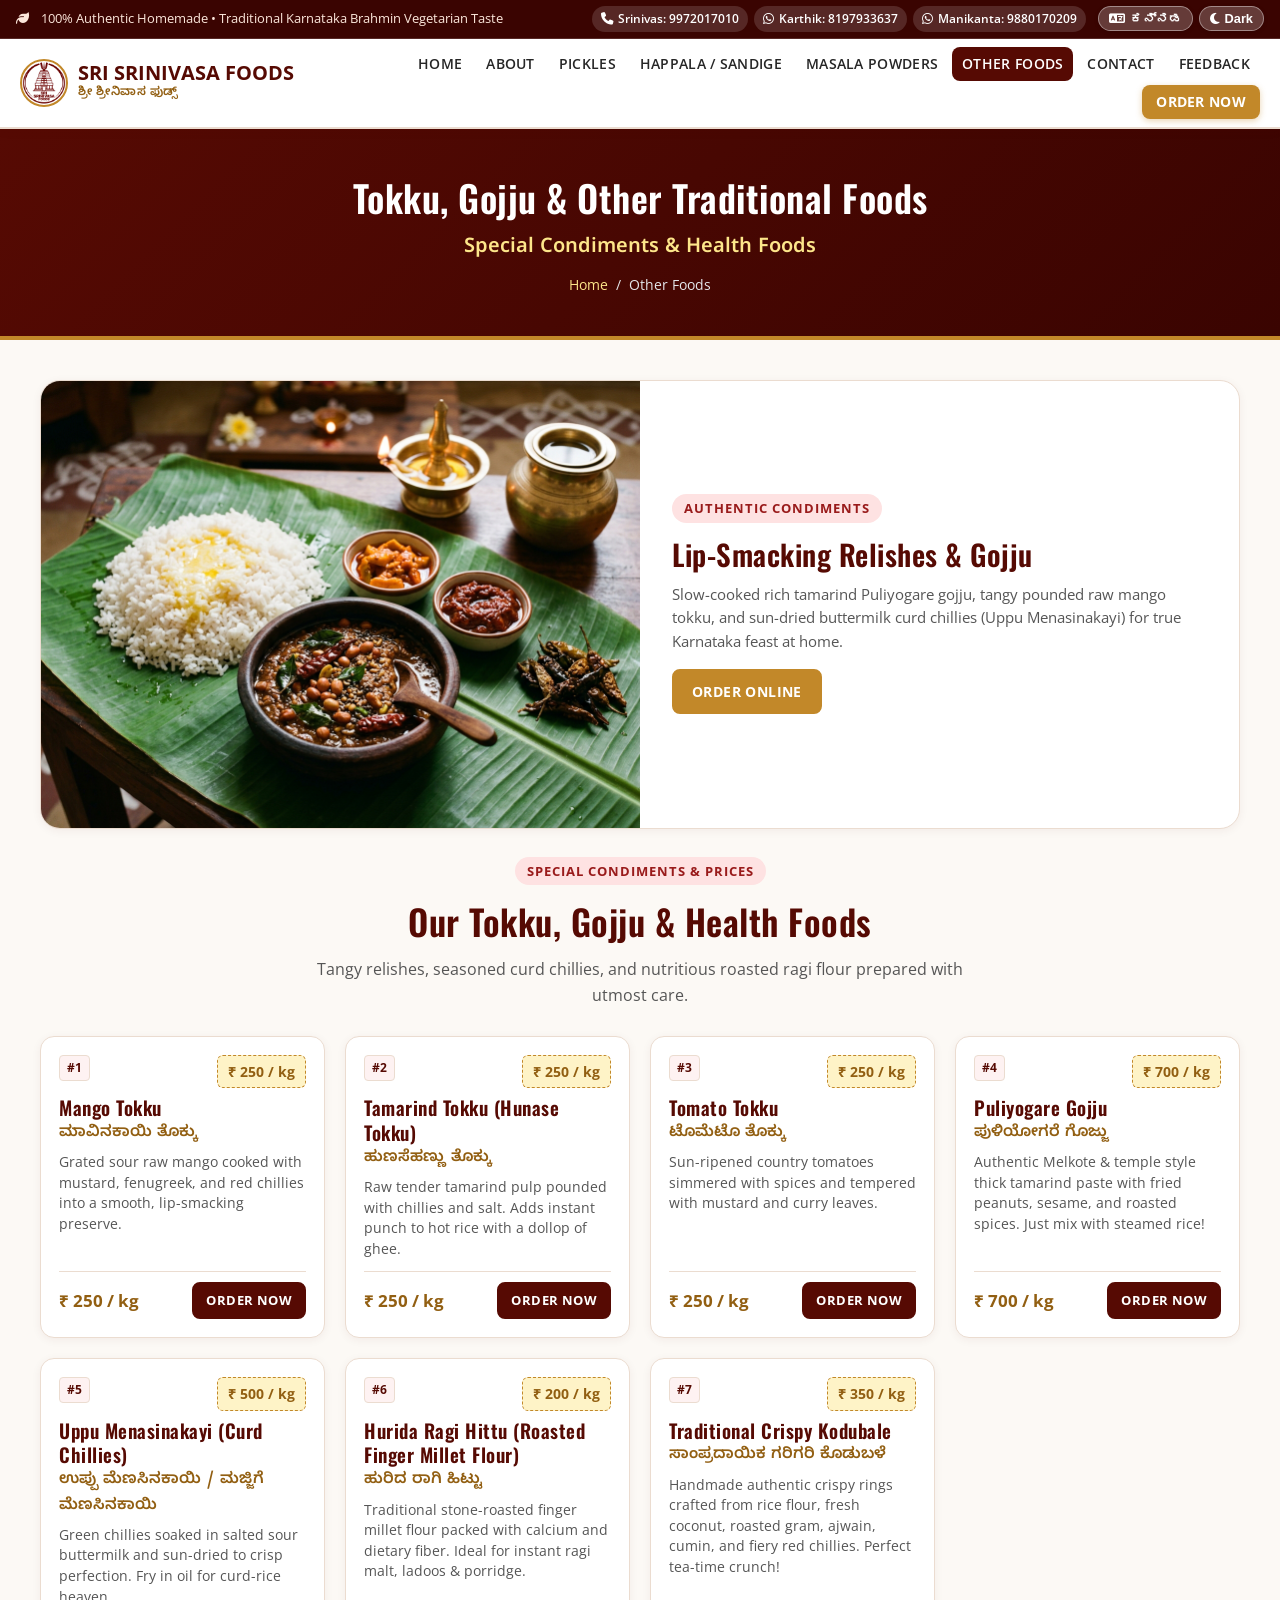
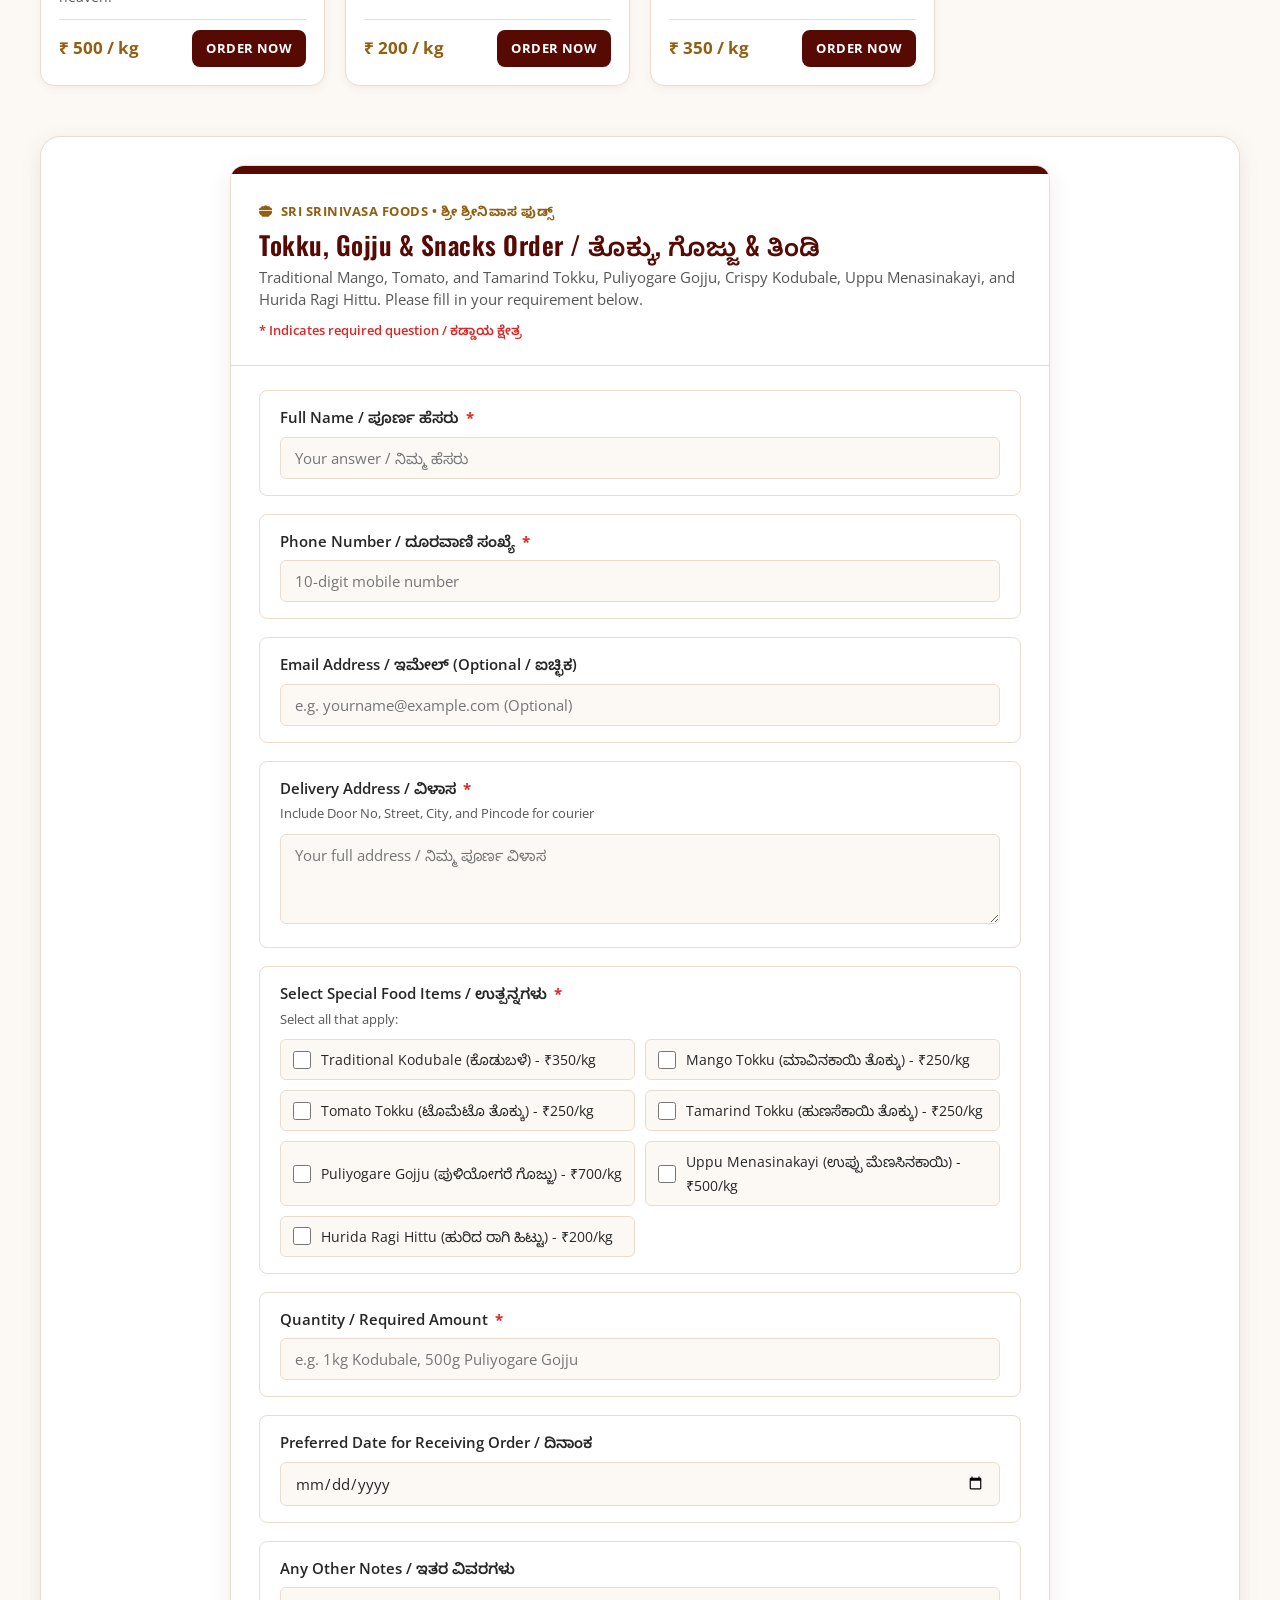
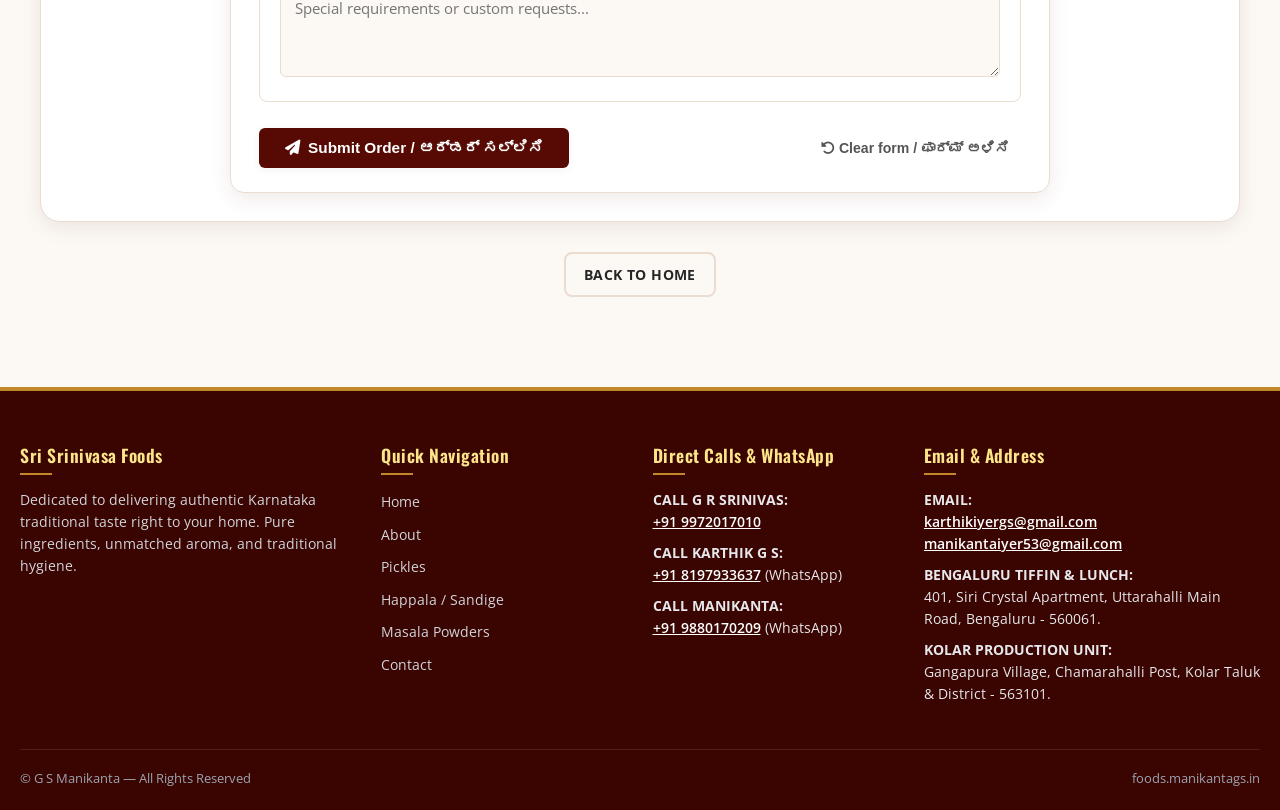
<file: other-foods.html>
<!DOCTYPE html>
<html lang="en">
<head>
  <meta charset="UTF-8">
  <meta name="viewport" content="width=device-width, initial-scale=1.0">
  <title>Other Food Products & Tokku (ಇತರ ಆಹಾರಗಳು) | Sri Srinivasa Foods</title>
  <meta name="description" content="Homemade Mango Tokku, Tamarind Tokku, Tomato Tokku, Puliyogare Gojju, Uppu Menasinakayi and Hurida Ragi Hittu by Sri Srinivasa Foods.">
  <link rel="icon" type="image/png" href="assets/logo.png">
  
  <!-- Google Fonts -->
  <link rel="preconnect" href="https://fonts.googleapis.com">
  <link rel="preconnect" href="https://fonts.gstatic.com" crossorigin>
  <link href="https://fonts.googleapis.com/css2?family=Noto+Sans+Kannada:wght@400;600;700&family=Open+Sans:wght@400;600;700&family=Oswald:wght@500;600;700&display=swap" rel="stylesheet">
  <link rel="stylesheet" href="https://cdnjs.cloudflare.com/ajax/libs/font-awesome/6.5.1/css/all.min.css">
  <link rel="stylesheet" href="style.css">
</head>
<body>

  <!-- Top Notification Bar with Contacts & Language/Theme Controls at the Right Top of the Whole Page -->
  <div class="top-notice-bar">
    <div class="top-bar-inner">
      <div class="top-bar-left" data-i18n="topNotice">
        <span><i class="fa-solid fa-leaf"></i> 100% Traditional South Indian Vegetarian</span> • Direct from Gangapura, Kolar
      </div>
      <div class="top-bar-right">
        <div class="top-bar-contacts">
          <a href="tel:+919972017010" class="top-contact-pill"><i class="fa-solid fa-phone"></i> Srinivas: 9972017010</a>
          <a href="https://wa.me/918197933637" class="top-contact-pill"><i class="fa-brands fa-whatsapp"></i> Karthik: 8197933637</a>
          <a href="https://wa.me/919880170209" class="top-contact-pill"><i class="fa-brands fa-whatsapp"></i> Manikanta: 9880170209</a>
        </div>
        <div class="header-controls">
          <button class="control-btn lang-toggle-btn" aria-label="Toggle Language" title="Change Language / ಭಾಷೆ ಬದಲಿಸಿ">
            <i class="fa-solid fa-language"></i> <span class="lang-badge">ಕನ್ನಡ</span>
          </button>
          <button class="control-btn theme-toggle-btn" aria-label="Toggle Dark Mode" title="Toggle Dark/Light Mode">
            <i class="fa-solid fa-moon theme-icon"></i> <span class="theme-text">Dark</span>
          </button>
        </div>
      </div>
    </div>
  </div>

  <!-- Header -->
  <header class="site-header">
    <div class="navbar-container">
      <a href="index.html" class="brand-link">
        <img src="assets/logo.png" alt="Sri Srinivasa Foods Logo" class="brand-logo-img">
        <div class="brand-text-wrap">
          <span class="brand-name" data-i18n="heroTitle">Sri Srinivasa Foods</span>
          <span class="brand-sub kannada-text" data-i18n="brandSub">ಶ್ರೀ ಶ್ರೀನಿವಾಸ ಫುಡ್ಸ್</span>
        </div>
      </a>

      <button class="mobile-menu-toggle" id="mobileMenuToggle" aria-label="Toggle navigation">
        <i class="fa-solid fa-bars"></i>
      </button>

      <nav>
        <ul class="nav-menu" id="navMenu">
          <li><a href="index.html" class="nav-link" data-i18n="navHome">Home</a></li>
          <li><a href="about.html" class="nav-link" data-i18n="navAbout">About</a></li>
          <li><a href="pickles.html" class="nav-link" data-i18n="navPickles">Pickles</a></li>
          <li><a href="happalasandige.html" class="nav-link" data-i18n="navHappala">Happala / Sandige</a></li>
          <li><a href="chillie-powder.html" class="nav-link" data-i18n="navMasala">Masala Powders</a></li>
          <li><a href="other-foods.html" class="nav-link active" data-i18n="navOther">Other Foods</a></li>
          <li><a href="contact.html" class="nav-link" data-i18n="navContact">Contact</a></li>
          <li><a href="feedback.html" class="nav-link" data-i18n="navFeedback">Feedback</a></li>
          <li><a href="order.html" class="nav-link nav-cta-btn" data-i18n="navOrderNow"><i class="fa-solid fa-cart-shopping"></i> Order Now</a></li>
        </ul>
      </nav>
    </div>
  </header>

  <!-- Banner -->
  <div class="page-banner">
    <div class="page-banner-inner">
      <h1 data-en="Tokku, Gojju & Other Traditional Foods" data-kn="ತೊಕ್ಕು, ಗೊಜ್ಜು ಮತ್ತು ಇತರ ಸಾಂಪ್ರದಾಯಿಕ ಆಹಾರಗಳು">Tokku, Gojju & Other Traditional Foods</h1>
      <p class="kannada-subtitle kannada-text" data-en="Special Condiments & Health Foods" data-kn="ತೊಕ್ಕು, ಗೊಜ್ಜು, ಉಪ್ಪು ಮೆಣಸಿನಕಾಯಿ ಮತ್ತು ರಾಗಿ ಹಿಟ್ಟು">ತೊಕ್ಕು, ಗೊಜ್ಜು, ಉಪ್ಪು ಮೆಣಸಿನಕಾಯಿ ಮತ್ತು ರಾಗಿ ಹಿಟ್ಟು</p>
      <div class="breadcrumb-nav">
        <a href="index.html" data-i18n="navHome">Home</a> &nbsp;/&nbsp; <span data-i18n="navOther">Other Foods (ಇತರ ಆಹಾರ ಉತ್ಪನ್ನಗಳು)</span>
      </div>
    </div>
  </div>

  <main class="main-container">

    <!-- Visual Showcase Banner -->
    <div class="category-visual-banner">
      <img src="assets/tokku_gojju.jpg" alt="Puliyogare Gojju, Tokku, and Curd Chillies" class="category-visual-img">
      <div class="category-visual-content">
        <span class="section-tag" data-en="Authentic Condiments" data-kn="ರುಚಿಕರವಾದ ತೊಕ್ಕು & ಗೊಜ್ಜು">Authentic Condiments</span>
        <h2 data-en="Lip-Smacking Relishes & Gojju" data-kn="ಅಪ್ಪಟ ಮನೆ ಶೈಲಿಯ ತೊಕ್ಕುಗಳು">Lip-Smacking Relishes & Gojju</h2>
        <p data-en="Slow-cooked rich tamarind Puliyogare gojju, tangy pounded raw mango tokku, and sun-dried buttermilk curd chillies (Uppu Menasinakayi) for true Karnataka feast at home." data-kn="ಹುಣಸೆಹಣ್ಣಿನ ಸಾಂಪ್ರದಾಯಿಕ ಪುಳಿಯೋಗರೆ ಗೊಜ್ಜು, ಬಾಯಲ್ಲಿ ನೀರೂರಿಸುವ ಮಾವಿನಕಾಯಿ ತೊಕ್ಕು ಮತ್ತು ಮೊಸರನ್ನಕ್ಕೆ ಅತ್ಯುತ್ತಮ ಉಪ್ಪು ಮೆಣಸಿನಕಾಯಿ.">
          Slow-cooked rich tamarind Puliyogare gojju, tangy pounded raw mango tokku, and sun-dried buttermilk curd chillies (Uppu Menasinakayi) for true Karnataka feast at home.
        </p>
        <a href="order.html" class="btn btn-gold" data-en="Order Online" data-kn="ಆನ್‌ಲೈನ್ ಆರ್ಡರ್ ಮಾಡಿ"><i class="fa-solid fa-cart-shopping"></i> Order Online</a>
      </div>
    </div>

    <div class="section-header">
      <span class="section-tag" data-en="Special Condiments & Prices" data-kn="ವಿಶೇಷ ಉತ್ಪನ್ನಗಳು ಮತ್ತು ದರ">Special Condiments & Prices</span>
      <h2 class="section-title" data-en="Our Tokku, Gojju & Health Foods" data-kn="ತೊಕ್ಕು, ಗೊಜ್ಜು ಮತ್ತು ರಾಗಿ ಹಿಟ್ಟು">Our Tokku, Gojju & Health Foods</h2>
      <p class="section-subtitle" data-en="Tangy relishes, seasoned curd chillies, and nutritious roasted ragi flour prepared with utmost care." data-kn="ಅತ್ಯುನ್ನತ ಕಾಳಜಿ ಮತ್ತು ಶುಚಿತ್ವದೊಂದಿಗೆ ಸಿದ್ಧಪಡಿಸಲಾದ ವಿಶೇಷ ಖಾದ್ಯಗಳು.">Tangy relishes, seasoned curd chillies, and nutritious roasted ragi flour prepared with utmost care.</p>
    </div>

    <!-- Product Grid with Updated Prices -->
    <div class="products-grid">
      <!-- 1. Mango Tokku -->
      <div class="product-item-card">
        <div>
          <div class="product-top">
            <span class="product-num-badge">#1</span>
            <span class="price-badge" style="margin:0;">₹ 250 / kg</span>
          </div>
          <h3 class="product-title">Mango Tokku</h3>
          <div class="product-kannada kannada-text">ಮಾವಿನಕಾಯಿ ತೊಕ್ಕು</div>
          <p class="product-desc" data-en="Grated sour raw mango cooked with mustard, fenugreek, and red chillies into a smooth, lip-smacking preserve." data-kn="ತುರಿದ ಹುಳಿ ಮಾವಿನಕಾಯಿಯನ್ನು ಸಾಸಿವೆ, ಮೆಂತೆ ಹಾಗೂ ಖಾರದೊಂದಿಗೆ ಬೇಯಿಸಿದ ರುಚಿಕರ ತೊಕ್ಕು.">Grated sour raw mango cooked with mustard, fenugreek, and red chillies into a smooth, lip-smacking preserve.</p>
        </div>
        <div class="product-footer">
          <span class="product-price">₹ 250 / kg</span>
          <a href="order.html" class="btn btn-primary btn-sm" data-en="Order Now" data-kn="ಆರ್ಡರ್ ಮಾಡಿ"><i class="fa-solid fa-bag-shopping"></i> Order Now</a>
        </div>
      </div>

      <!-- 2. Tamarind Tokku -->
      <div class="product-item-card">
        <div>
          <div class="product-top">
            <span class="product-num-badge">#2</span>
            <span class="price-badge" style="margin:0;">₹ 250 / kg</span>
          </div>
          <h3 class="product-title">Tamarind Tokku (Hunase Tokku)</h3>
          <div class="product-kannada kannada-text">ಹುಣಸೆಹಣ್ಣು ತೊಕ್ಕು</div>
          <p class="product-desc" data-en="Raw tender tamarind pulp pounded with chillies and salt. Adds instant punch to hot rice with a dollop of ghee." data-kn="ಎಳೆ ಹುಣಸೆಕಾಯಿ ಅಥವಾ ತಿರುಳನ್ನು ಕುಟ್ಟಿ ಹದಮಾಡಿದ ಅಪ್ಪಟ ಹಳ್ಳಿ ಶೈಲಿಯ ಹುಣಸೆ ತೊಕ್ಕು.">Raw tender tamarind pulp pounded with chillies and salt. Adds instant punch to hot rice with a dollop of ghee.</p>
        </div>
        <div class="product-footer">
          <span class="product-price">₹ 250 / kg</span>
          <a href="order.html" class="btn btn-primary btn-sm" data-en="Order Now" data-kn="ಆರ್ಡರ್ ಮಾಡಿ"><i class="fa-solid fa-bag-shopping"></i> Order Now</a>
        </div>
      </div>

      <!-- 3. Tomato Tokku -->
      <div class="product-item-card">
        <div>
          <div class="product-top">
            <span class="product-num-badge">#3</span>
            <span class="price-badge" style="margin:0;">₹ 250 / kg</span>
          </div>
          <h3 class="product-title">Tomato Tokku</h3>
          <div class="product-kannada kannada-text">ಟೊಮೆಟೊ ತೊಕ್ಕು</div>
          <p class="product-desc" data-en="Sun-ripened country tomatoes simmered with spices and tempered with mustard and curry leaves." data-kn="ನಾಟಿ ಟೊಮೆಟೊಗಳನ್ನು ಮಸಾಲೆ ಹಾಗೂ ಎಣ್ಣೆಯಲ್ಲಿ ಚೆನ್ನಾಗಿ ಕುದಿಸಿ ಒಗ್ಗರಣೆ ಹಾಕಿದ ಟೊಮೆಟೊ ತೊಕ್ಕು.">Sun-ripened country tomatoes simmered with spices and tempered with mustard and curry leaves.</p>
        </div>
        <div class="product-footer">
          <span class="product-price">₹ 250 / kg</span>
          <a href="order.html" class="btn btn-primary btn-sm" data-en="Order Now" data-kn="ಆರ್ಡರ್ ಮಾಡಿ"><i class="fa-solid fa-bag-shopping"></i> Order Now</a>
        </div>
      </div>

      <!-- 4. Puliyogare Gojju -->
      <div class="product-item-card">
        <div>
          <div class="product-top">
            <span class="product-num-badge">#4</span>
            <span class="price-badge" style="margin:0;">₹ 700 / kg</span>
          </div>
          <h3 class="product-title">Puliyogare Gojju</h3>
          <div class="product-kannada kannada-text">ಪುಳಿಯೋಗರೆ ಗೊಜ್ಜು</div>
          <p class="product-desc" data-en="Authentic Melkote & temple style thick tamarind paste with fried peanuts, sesame, and roasted spices. Just mix with steamed rice!" data-kn="ದೇವಸ್ಥಾನದ ಹಾಗೂ ಮೇಲುಕೋಟೆ ಶೈಲಿಯ ದಪ್ಪನೆಯ ಹುಣಸೆ ಗೊಜ್ಜು. ಕಡಲೆಕಾಯಿ ಬೀಜ ಹಾಗೂ ಎಳ್ಳಿನ ಸಾಂಗತ್ಯ.">Authentic Melkote & temple style thick tamarind paste with fried peanuts, sesame, and roasted spices. Just mix with steamed rice!</p>
        </div>
        <div class="product-footer">
          <span class="product-price">₹ 700 / kg</span>
          <a href="order.html" class="btn btn-primary btn-sm" data-en="Order Now" data-kn="ಆರ್ಡರ್ ಮಾಡಿ"><i class="fa-solid fa-bag-shopping"></i> Order Now</a>
        </div>
      </div>

      <!-- 5. Uppu Menasinakayi -->
      <div class="product-item-card">
        <div>
          <div class="product-top">
            <span class="product-num-badge">#5</span>
            <span class="price-badge" style="margin:0;">₹ 500 / kg</span>
          </div>
          <h3 class="product-title">Uppu Menasinakayi (Curd Chillies)</h3>
          <div class="product-kannada kannada-text">ಉಪ್ಪು ಮೆಣಸಿನಕಾಯಿ / ಮಜ್ಜಿಗೆ ಮೆಣಸಿನಕಾಯಿ</div>
          <p class="product-desc" data-en="Green chillies soaked in salted sour buttermilk and sun-dried to crisp perfection. Fry in oil for curd-rice heaven." data-kn="ಹುಳಿ ಮಜ್ಜಿಗೆ ಮತ್ತು ಉಪ್ಪಿನಲ್ಲಿ ನೆನೆಸಿ ಬಿಸಿಲಿನಲ್ಲಿ ಒಣಗಿಸಿದ ಸಾಂಪ್ರದಾಯಿಕ ಉಪ್ಪು ಮೆಣಸಿನಕಾಯಿ.">Green chillies soaked in salted sour buttermilk and sun-dried to crisp perfection. Fry in oil for curd-rice heaven.</p>
        </div>
        <div class="product-footer">
          <span class="product-price">₹ 500 / kg</span>
          <a href="order.html" class="btn btn-primary btn-sm" data-en="Order Now" data-kn="ಆರ್ಡರ್ ಮಾಡಿ"><i class="fa-solid fa-bag-shopping"></i> Order Now</a>
        </div>
      </div>

      <!-- 6. Hurida Ragi Hittu -->
      <div class="product-item-card">
        <div>
          <div class="product-top">
            <span class="product-num-badge">#6</span>
            <span class="price-badge" style="margin:0;">₹ 200 / kg</span>
          </div>
          <h3 class="product-title">Hurida Ragi Hittu (Roasted Finger Millet Flour)</h3>
          <div class="product-kannada kannada-text">ಹುರಿದ ರಾಗಿ ಹಿಟ್ಟು</div>
          <p class="product-desc" data-en="Traditional stone-roasted finger millet flour packed with calcium and dietary fiber. Ideal for instant ragi malt, ladoos & porridge." data-kn="ಕಬ್ಬಿಣ ಮತ್ತು ಕ್ಯಾಲ್ಸಿಯಂ ಸಮೃದ್ಧವಾದ, ಸಾಂಪ್ರದಾಯಿಕವಾಗಿ ಹುರಿದ ಪೌಷ್ಟಿಕ ರಾಗಿ ಹಿಟ್ಟು.">Traditional stone-roasted finger millet flour packed with calcium and dietary fiber. Ideal for instant ragi malt, ladoos & porridge.</p>
        </div>
        <div class="product-footer">
          <span class="product-price">₹ 200 / kg</span>
          <a href="order.html" class="btn btn-primary btn-sm" data-en="Order Now" data-kn="ಆರ್ಡರ್ ಮಾಡಿ"><i class="fa-solid fa-bag-shopping"></i> Order Now</a>
        </div>
      </div>

      <!-- 7. Traditional Kodubale -->
      <div class="product-item-card">
        <div>
          <div class="product-top">
            <span class="product-num-badge">#7</span>
            <span class="price-badge" style="margin:0;">₹ 350 / kg</span>
          </div>
          <h3 class="product-title">Traditional Crispy Kodubale</h3>
          <div class="product-kannada kannada-text">ಸಾಂಪ್ರದಾಯಿಕ ಗರಿಗರಿ ಕೊಡುಬಳೆ</div>
          <p class="product-desc" data-en="Handmade authentic crispy rings crafted from rice flour, fresh coconut, roasted gram, ajwain, cumin, and fiery red chillies. Perfect tea-time crunch!" data-kn="ಅಕ್ಕಿ ಹಿಟ್ಟು, ಹಸಿಕಾಯಿ ತುರಿ, ಹುರಿಗಡಲೆ ಮತ್ತು ಸುವಾಸನಾಯುಕ್ತ ಜೀರಿಗೆ-ಓಮ ಬೆರೆಸಿ ಕೈಯಿಂದ ಮಾಡಿದ ಸಾಂಪ್ರದಾಯಿಕ ಗರಿಗರಿ ಕೊಡುಬಳೆ.">Handmade authentic crispy rings crafted from rice flour, fresh coconut, roasted gram, ajwain, cumin, and fiery red chillies. Perfect tea-time crunch!</p>
        </div>
        <div class="product-footer">
          <span class="product-price">₹ 350 / kg</span>
          <a href="order.html" class="btn btn-primary btn-sm" data-en="Order Now" data-kn="ಆರ್ಡರ್ ಮಾಡಿ"><i class="fa-solid fa-bag-shopping"></i> Order Now</a>
        </div>
      </div>
    </div>

    <!-- Designed Google Form with Web3Forms -->
    <section class="form-section-card" style="margin-top: 50px;">
      <div class="gf-form-card">
        <div class="gf-form-header">
          <div class="gf-form-brand">
            <i class="fa-solid fa-bowl-food"></i> Sri Srinivasa Foods • ಶ್ರೀ ಶ್ರೀನಿವಾಸ ಫುಡ್ಸ್
          </div>
          <h2 class="gf-form-title">Tokku, Gojju & Snacks Order / ತೊಕ್ಕು, ಗೊಜ್ಜು & ತಿಂಡಿ</h2>
          <p class="gf-form-desc">Traditional Mango, Tomato, and Tamarind Tokku, Puliyogare Gojju, Crispy Kodubale, Uppu Menasinakayi, and Hurida Ragi Hittu. Please fill in your requirement below.</p>
          <div class="gf-required-notice">* Indicates required question / ಕಡ್ಡಾಯ ಕ್ಷೇತ್ರ</div>
        </div>

        <form action="https://api.web3forms.com/submit" method="POST" class="gf-form-body">
          <!-- Web3Forms Config -->
          <input type="hidden" name="access_key" value="1e39391c-e480-4176-8931-613de96f3d66">
          <input type="hidden" name="subject" value="New Tokku, Gojju & Snacks Order - Sri Srinivasa Foods">
          <input type="hidden" name="from_name" value="Sri Srinivasa Foods Portal">
          <input type="checkbox" name="botcheck" class="hidden" style="display: none;">

          <!-- Question 1: Full Name -->
          <div class="gf-question-box">
            <label class="gf-label" for="other_name">
              Full Name / ಪೂರ್ಣ ಹೆಸರು <span class="req-star">*</span>
            </label>
            <input type="text" id="other_name" name="Full Name (ಹೆಸರು)" class="gf-input" placeholder="Your answer / ನಿಮ್ಮ ಹೆಸರು" required>
          </div>

          <!-- Question 2: Phone Number (Compulsory) -->
          <div class="gf-question-box">
            <label class="gf-label" for="other_phone">
              Phone Number / ದೂರವಾಣಿ ಸಂಖ್ಯೆ <span class="req-star">*</span>
            </label>
            <input type="tel" id="other_phone" name="Phone Number (ಫೋನ್)" class="gf-input" placeholder="10-digit mobile number" required>
          </div>

          <!-- Question: Email Address (Optional) -->
          <div class="gf-question-box">
            <label class="gf-label" for="other_email">
              Email Address / ಇಮೇಲ್ <span class="opt-label">(Optional / ಐಚ್ಛಿಕ)</span>
            </label>
            <input type="email" id="other_email" name="Email Address (ಇಮೇಲ್)" class="gf-input" placeholder="e.g. yourname@example.com (Optional)">
          </div>

          <!-- Question 3: Delivery Address -->
          <div class="gf-question-box">
            <label class="gf-label" for="other_address">
              Delivery Address / ವಿಳಾಸ <span class="req-star">*</span>
            </label>
            <span class="gf-sublabel">Include Door No, Street, City, and Pincode for courier</span>
            <textarea id="other_address" name="Delivery Address (ವಿಳಾಸ)" class="gf-textarea" placeholder="Your full address / ನಿಮ್ಮ ಪೂರ್ಣ ವಿಳಾಸ" required></textarea>
          </div>

          <!-- Question 4: Products Required -->
          <div class="gf-question-box">
            <label class="gf-label">
              Select Special Food Items / ಉತ್ಪನ್ನಗಳು <span class="req-star">*</span>
            </label>
            <span class="gf-sublabel">Select all that apply:</span>
            <div class="gf-option-grid">
              <label class="gf-option-item">
                <input type="checkbox" name="Special Food Items" value="Traditional Kodubale (ಕೊಡುಬಳೆ) - ₹350/kg">
                <span>Traditional Kodubale (ಕೊಡುಬಳೆ) - ₹350/kg</span>
              </label>
              <label class="gf-option-item">
                <input type="checkbox" name="Special Food Items" value="Mango Tokku (ಮಾವಿನಕಾಯಿ ತೊಕ್ಕು) - ₹250/kg">
                <span>Mango Tokku (ಮಾವಿನಕಾಯಿ ತೊಕ್ಕು) - ₹250/kg</span>
              </label>
              <label class="gf-option-item">
                <input type="checkbox" name="Special Food Items" value="Tomato Tokku (ಟೊಮೆಟೊ ತೊಕ್ಕು) - ₹250/kg">
                <span>Tomato Tokku (ಟೊಮೆಟೊ ತೊಕ್ಕು) - ₹250/kg</span>
              </label>
              <label class="gf-option-item">
                <input type="checkbox" name="Special Food Items" value="Tamarind Tokku (ಹುಣಸೆಕಾಯಿ ತೊಕ್ಕು) - ₹250/kg">
                <span>Tamarind Tokku (ಹುಣಸೆಕಾಯಿ ತೊಕ್ಕು) - ₹250/kg</span>
              </label>
              <label class="gf-option-item">
                <input type="checkbox" name="Special Food Items" value="Puliyogare Gojju (ಪುಳಿಯೋಗರೆ ಗೊಜ್ಜು) - ₹700/kg">
                <span>Puliyogare Gojju (ಪುಳಿಯೋಗರೆ ಗೊಜ್ಜು) - ₹700/kg</span>
              </label>
              <label class="gf-option-item">
                <input type="checkbox" name="Special Food Items" value="Uppu Menasinakayi (ಉಪ್ಪು ಮೆಣಸಿನಕಾಯಿ) - ₹500/kg">
                <span>Uppu Menasinakayi (ಉಪ್ಪು ಮೆಣಸಿನಕಾಯಿ) - ₹500/kg</span>
              </label>
              <label class="gf-option-item">
                <input type="checkbox" name="Special Food Items" value="Hurida Ragi Hittu (ಹುರಿದ ರಾಗಿ ಹಿಟ್ಟು) - ₹200/kg">
                <span>Hurida Ragi Hittu (ಹುರಿದ ರಾಗಿ ಹಿಟ್ಟು) - ₹200/kg</span>
              </label>
            </div>
          </div>

          <!-- Question 5: Quantity Required -->
          <div class="gf-question-box">
            <label class="gf-label" for="other_qty">
              Quantity / Required Amount <span class="req-star">*</span>
            </label>
            <input type="text" id="other_qty" name="Quantity Required (ಪ್ರಮಾಣ)" class="gf-input" placeholder="e.g. 1kg Kodubale, 500g Puliyogare Gojju" required>
          </div>

          <!-- Question 6: Delivery Date -->
          <div class="gf-question-box">
            <label class="gf-label" for="other_date">
              Preferred Date for Receiving Order / ದಿನಾಂಕ
            </label>
            <input type="date" id="other_date" name="Preferred Date (ದಿನಾಂಕ)" class="gf-input">
          </div>

          <!-- Question 7: Comments -->
          <div class="gf-question-box">
            <label class="gf-label" for="other_comments">
              Any Other Notes / ಇತರ ವಿವರಗಳು
            </label>
            <textarea id="other_comments" name="Special Instructions" class="gf-textarea" placeholder="Special requirements or custom requests..."></textarea>
          </div>

          <!-- Status message area -->
          <div class="gf-status-msg"></div>

          <!-- Submit Buttons -->
          <div class="gf-submit-wrap">
            <button type="submit" class="gf-submit-btn">
              <i class="fa-solid fa-paper-plane"></i> Submit Order / ಆರ್ಡರ್ ಸಲ್ಲಿಸಿ
            </button>
            <button type="reset" class="gf-reset-btn">
              <i class="fa-solid fa-rotate-left"></i> Clear form / ಫಾರ್ಮ್ ಅಳಿಸಿ
            </button>
          </div>
        </form>
      </div>
    </section>

    <div style="text-align: center; margin-top: 30px;">
      <a href="index.html" class="btn btn-outline-dark" data-i18n="backHomeBtn">
        <i class="fa-solid fa-arrow-left"></i> Back to Home
      </a>
    </div>
  </main>

  <!-- Footer -->
  <footer class="site-footer">
    <div class="footer-container">
      <div class="footer-col">
        <h4>Sri Srinivasa Foods</h4>
        <p data-i18n="footerDesc">Gangapura Village, Chamarahalli Post, Kolar Taluk & District, Karnataka-563101.</p>
      </div>
      <div class="footer-col">
        <h4 data-i18n="footerNavTitle">Quick Navigation</h4>
        <ul class="footer-links">
          <li><a href="index.html" data-i18n="navHome">Home</a></li>
          <li><a href="about.html" data-i18n="navAbout">About</a></li>
          <li><a href="pickles.html" data-i18n="navPickles">Pickles</a></li>
          <li><a href="happalasandige.html" data-i18n="navHappala">Happala / Sandige</a></li>
          <li><a href="chillie-powder.html" data-i18n="navMasala">Masala Powders</a></li>
          <li><a href="contact.html" data-i18n="navContact">Contact Us</a></li>
        </ul>
      </div>
      <div class="footer-col">
        <h4 data-i18n="footerCallsTitle">Direct Calls</h4>
        <ul class="footer-contact-list">
          <li><strong>CALL G R SRINIVAS:</strong><br><a href="tel:+919972017010">+91 9972017010</a></li>
          <li><strong>CALL KARTHIK G S:</strong><br><a href="tel:+918197933637">+91 8197933637</a> (WhatsApp)</li>
          <li><strong>CALL MANIKANTA:</strong><br><a href="tel:+919880170209">+91 9880170209</a> (WhatsApp)</li>
        </ul>
      </div>
      <div class="footer-col">
        <h4 data-i18n="footerEmailTitle">Our Locations & Email</h4>
        <ul class="footer-contact-list">
          <li><strong>EMAIL:</strong><br><a href="mailto:karthikiyergs@gmail.com">karthikiyergs@gmail.com</a><br><a href="mailto:manikantaiyer53@gmail.com">manikantaiyer53@gmail.com</a></li>
          <li style="margin-top: 8px;">
            <strong>BENGALURU TIFFIN & LUNCH:</strong><br>
            401, Siri Crystal Apartment, Uttarahalli Main Road, Bengaluru - 560061.
          </li>
          <li style="margin-top: 8px;">
            <strong>KOLAR PRODUCTION UNIT:</strong><br>
            Gangapura Village, Chamarahalli Post, Kolar Taluk & District - 563101.
          </li>
        </ul>
      </div>
    </div>
    <div class="footer-bottom">
      <div>© G S Manikanta — All Rights Reserved</div>
      <div>foods.manikantags.in</div>
    </div>
  </footer>

  <script src="script.js"></script>
</body>
</html>
</file>
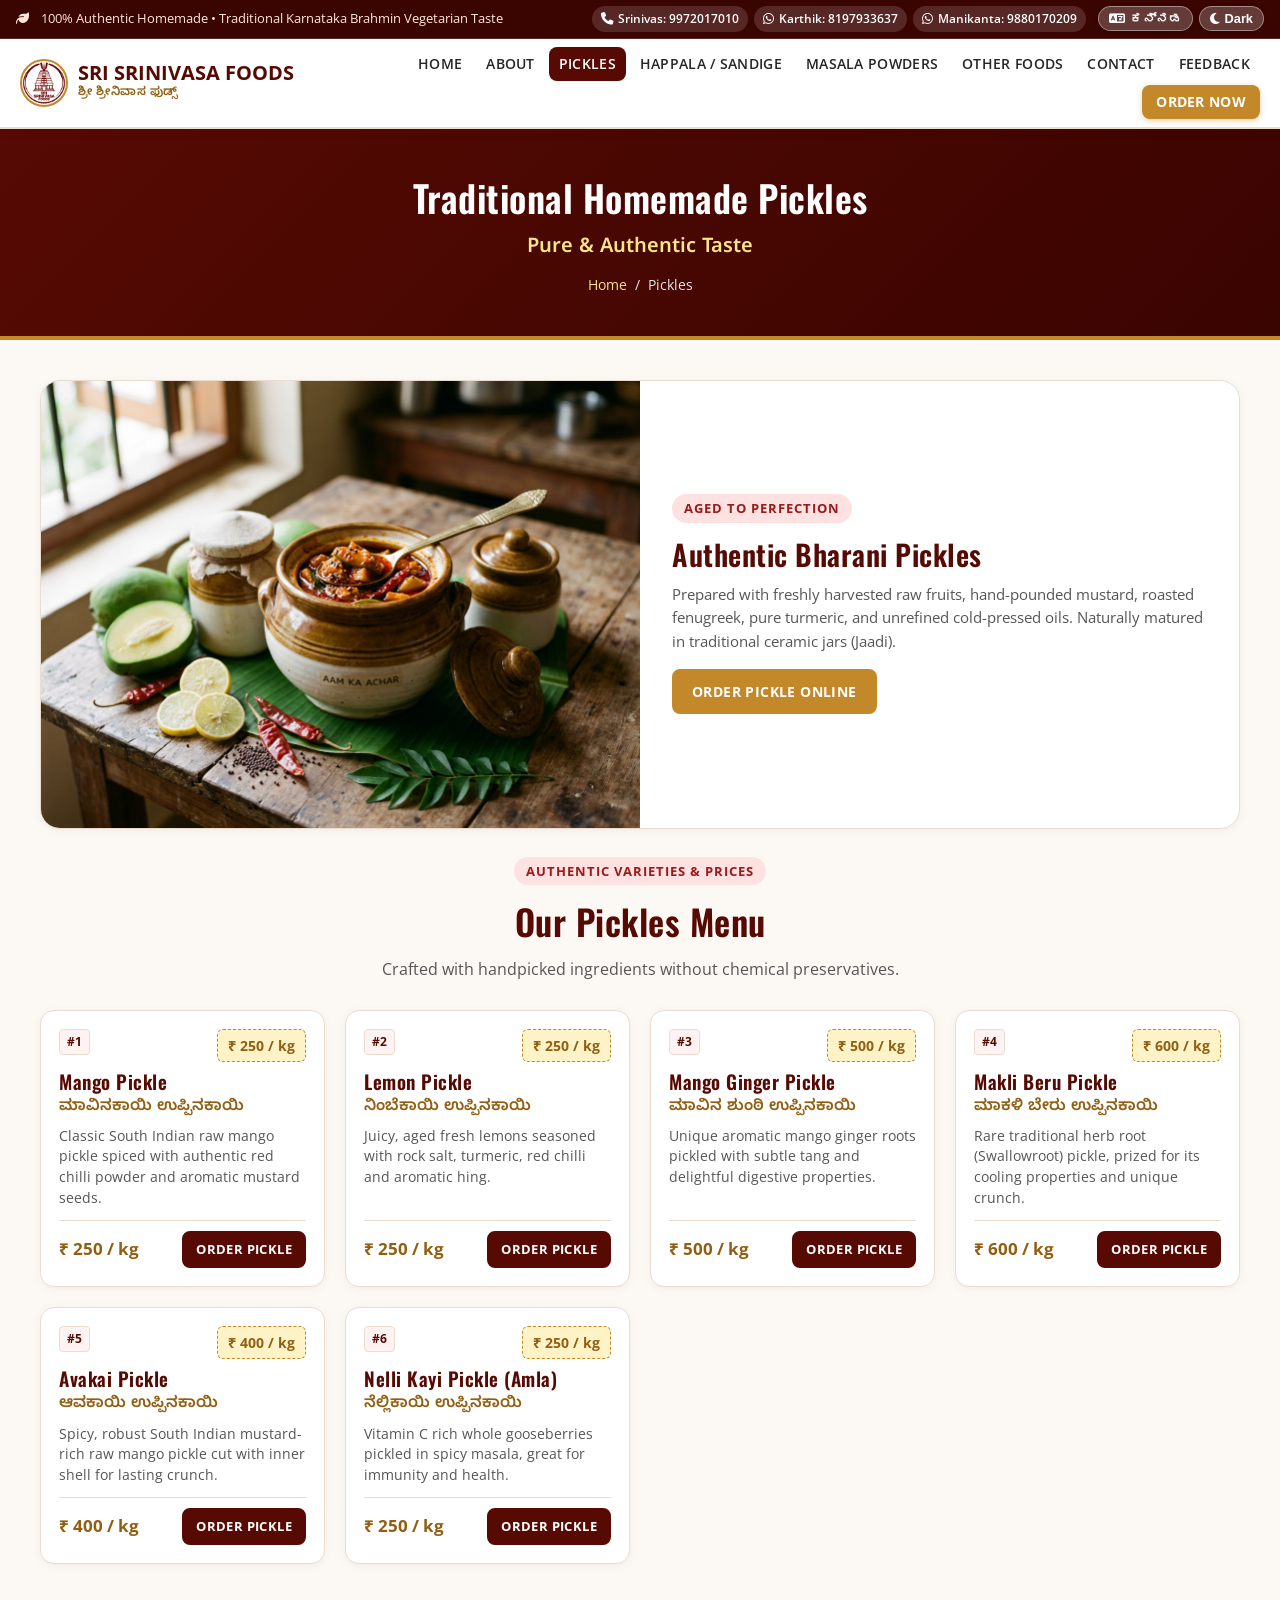
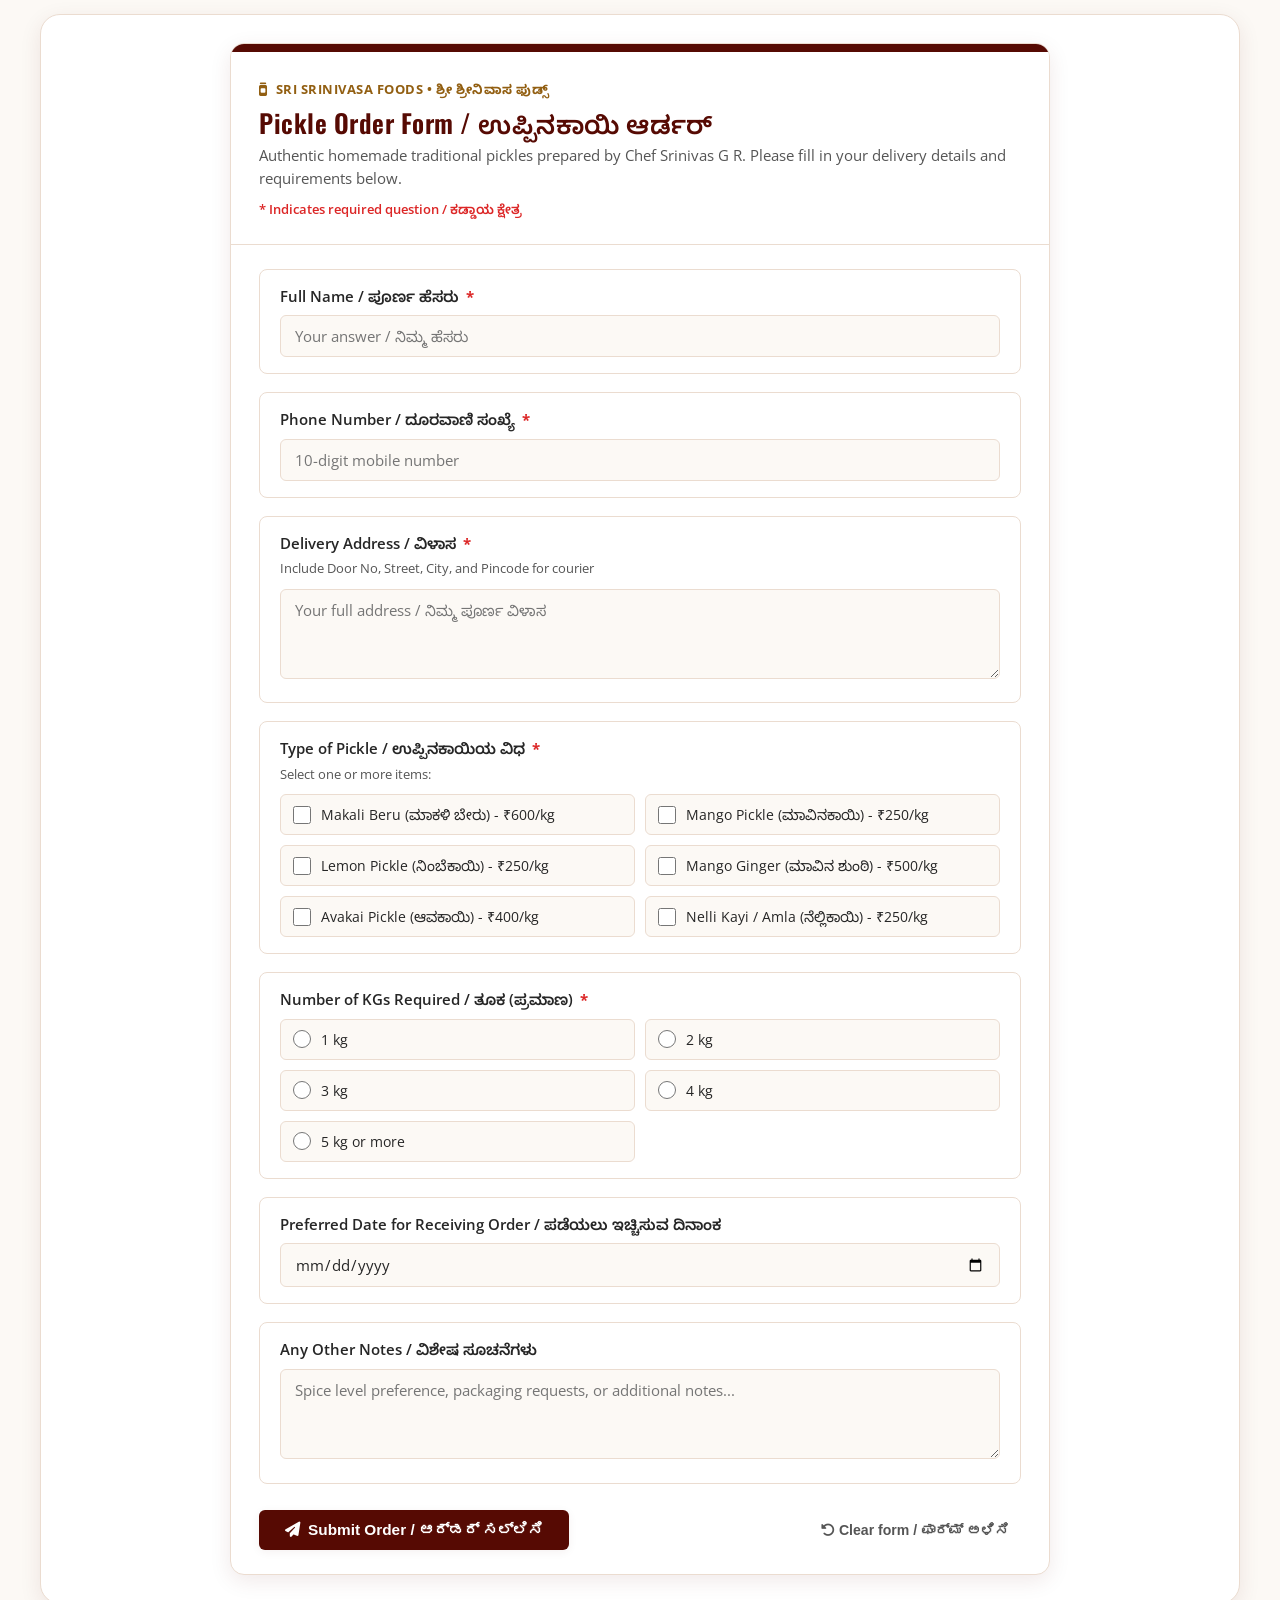
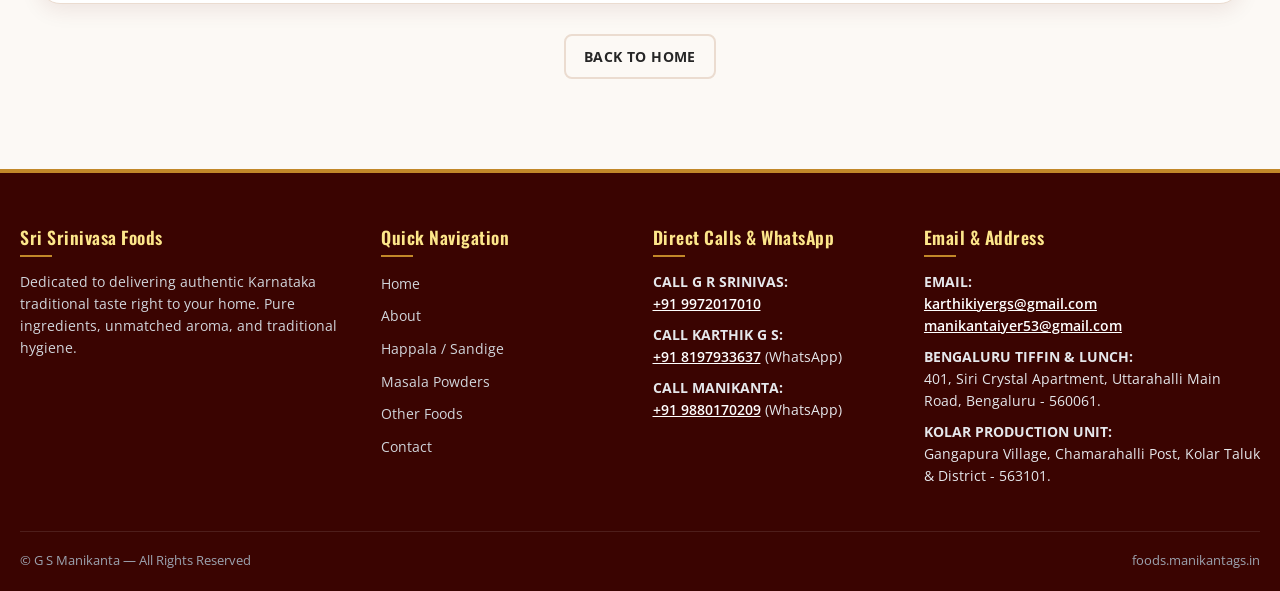
<file: pickles.html>
<!DOCTYPE html>
<html lang="en">
<head>
  <meta charset="UTF-8">
  <meta name="viewport" content="width=device-width, initial-scale=1.0">
  <title>Pickles (ಉಪ್ಪಿನಕಾಯಿ) | Sri Srinivasa Foods</title>
  <meta name="description" content="Authentic South Indian & Karnataka style homemade pickles by Sri Srinivasa Foods. Mango, Lemon, Mango Ginger, Makali Beru, Avakai and Nelli Kayi pickles.">
  <link rel="icon" type="image/png" href="assets/logo.png">
  
  <!-- Google Fonts -->
  <link rel="preconnect" href="https://fonts.googleapis.com">
  <link rel="preconnect" href="https://fonts.gstatic.com" crossorigin>
  <link href="https://fonts.googleapis.com/css2?family=Noto+Sans+Kannada:wght@400;600;700&family=Open+Sans:wght@400;600;700&family=Oswald:wght@500;600;700&display=swap" rel="stylesheet">
  <link rel="stylesheet" href="https://cdnjs.cloudflare.com/ajax/libs/font-awesome/6.5.1/css/all.min.css">
  <link rel="stylesheet" href="style.css">
</head>
<body>

  <!-- Top Notification Bar with Contacts & Language/Theme Controls at the Right Top of the Whole Page -->
  <div class="top-notice-bar">
    <div class="top-bar-inner">
      <div class="top-bar-left" data-i18n="topNotice">
        <span><i class="fa-solid fa-leaf"></i> 100% Traditional South Indian Vegetarian</span> • Direct from Gangapura, Kolar
      </div>
      <div class="top-bar-right">
        <div class="top-bar-contacts">
          <a href="tel:+919972017010" class="top-contact-pill"><i class="fa-solid fa-phone"></i> Srinivas: 9972017010</a>
          <a href="https://wa.me/918197933637" class="top-contact-pill"><i class="fa-brands fa-whatsapp"></i> Karthik: 8197933637</a>
          <a href="https://wa.me/919880170209" class="top-contact-pill"><i class="fa-brands fa-whatsapp"></i> Manikanta: 9880170209</a>
        </div>
        <div class="header-controls">
          <button class="control-btn lang-toggle-btn" aria-label="Toggle Language" title="Change Language / ಭಾಷೆ ಬದಲಿಸಿ">
            <i class="fa-solid fa-language"></i> <span class="lang-badge">ಕನ್ನಡ</span>
          </button>
          <button class="control-btn theme-toggle-btn" aria-label="Toggle Dark Mode" title="Toggle Dark/Light Mode">
            <i class="fa-solid fa-moon theme-icon"></i> <span class="theme-text">Dark</span>
          </button>
        </div>
      </div>
    </div>
  </div>

  <!-- Header -->
  <header class="site-header">
    <div class="navbar-container">
      <a href="index.html" class="brand-link">
        <img src="assets/logo.png" alt="Sri Srinivasa Foods Logo" class="brand-logo-img">
        <div class="brand-text-wrap">
          <span class="brand-name" data-i18n="heroTitle">Sri Srinivasa Foods</span>
          <span class="brand-sub kannada-text" data-i18n="brandSub">ಶ್ರೀ ಶ್ರೀನಿವಾಸ ಫುಡ್ಸ್</span>
        </div>
      </a>

      <button class="mobile-menu-toggle" id="mobileMenuToggle" aria-label="Toggle navigation">
        <i class="fa-solid fa-bars"></i>
      </button>

      <nav>
        <ul class="nav-menu" id="navMenu">
          <li><a href="index.html" class="nav-link" data-i18n="navHome">Home</a></li>
          <li><a href="about.html" class="nav-link" data-i18n="navAbout">About</a></li>
          <li><a href="pickles.html" class="nav-link active" data-i18n="navPickles">Pickles</a></li>
          <li><a href="happalasandige.html" class="nav-link" data-i18n="navHappala">Happala / Sandige</a></li>
          <li><a href="chillie-powder.html" class="nav-link" data-i18n="navMasala">Masala Powders</a></li>
          <li><a href="other-foods.html" class="nav-link" data-i18n="navOther">Other Foods</a></li>
          <li><a href="contact.html" class="nav-link" data-i18n="navContact">Contact</a></li>
          <li><a href="feedback.html" class="nav-link" data-i18n="navFeedback">Feedback</a></li>
          <li><a href="order.html" class="nav-link nav-cta-btn" data-i18n="navOrderNow"><i class="fa-solid fa-cart-shopping"></i> Order Now</a></li>
        </ul>
      </nav>
    </div>
  </header>

  <!-- Banner -->
  <div class="page-banner">
    <div class="page-banner-inner">
      <h1 data-en="Traditional Homemade Pickles" data-kn="ಸಾಂಪ್ರದಾಯಿಕ ಮನೆ ಶೈಲಿಯ ಉಪ್ಪಿನಕಾಯಿಗಳು">Traditional Homemade Pickles</h1>
      <p class="kannada-subtitle kannada-text" data-en="Pure & Authentic Taste" data-kn="ಉಪ್ಪಿನಕಾಯಿ - ಶುದ್ಧ ಮತ್ತು ಸಾಂಪ್ರದಾಯಿಕ ರುಚಿ">ಉಪ್ಪಿನಕಾಯಿ - ಶುದ್ಧ ಮತ್ತು ಸಾಂಪ್ರದಾಯಿಕ ರುಚಿ</p>
      <div class="breadcrumb-nav">
        <a href="index.html" data-i18n="navHome">Home</a> &nbsp;/&nbsp; <span data-i18n="navPickles">Pickles (ಉಪ್ಪಿನಕಾಯಿ)</span>
      </div>
    </div>
  </div>

  <main class="main-container">

    <!-- Category Visual Hero Banner -->
    <div class="category-visual-banner">
      <img src="assets/pickles_showcase.jpg" alt="Homemade Pickles in Traditional Bharani" class="category-visual-img">
      <div class="category-visual-content">
        <span class="section-tag" data-en="Aged to Perfection" data-kn="ಭರಣಿಯಲ್ಲಿ ಹದಮಾಡಿದ">Aged to Perfection</span>
        <h2 data-en="Authentic Bharani Pickles" data-kn="ಅಪ್ಪಟ ಭರಣಿ ಉಪ್ಪಿನಕಾಯಿಗಳು">Authentic Bharani Pickles</h2>
        <p data-en="Prepared with freshly harvested raw fruits, hand-pounded mustard, roasted fenugreek, pure turmeric, and unrefined cold-pressed oils. Naturally matured in traditional ceramic jars (Jaadi)." data-kn="ತಾಜಾ ಹಣ್ಣುಗಳು, ಸಾಸಿವೆ, ಮೆಂತೆ, ಅರಿಶಿನ ಹಾಗೂ ಶುದ್ಧ ಎಣ್ಣೆಯನ್ನು ಬಳಸಿ ಸಾಂಪ್ರದಾಯಿಕ ಜೇಡಿ ಭರಣಿಗಳಲ್ಲಿ ಹದಮಾಡಲಾಗಿದೆ.">
          Prepared with freshly harvested raw fruits, hand-pounded mustard, roasted fenugreek, pure turmeric, and unrefined cold-pressed oils. Naturally matured in traditional ceramic jars (Jaadi).
        </p>
        <a href="#pickle-form" class="btn btn-gold" data-en="Order Pickle Online" data-kn="ಉಪ್ಪಿನಕಾಯಿ ಆರ್ಡರ್ ಮಾಡಿ"><i class="fa-solid fa-cart-shopping"></i> Order Pickle Online</a>
      </div>
    </div>

    <div class="section-header">
      <span class="section-tag" data-en="Authentic Varieties & Prices" data-kn="ವಿಧಗಳು ಮತ್ತು ದರ ವಿವರ">Authentic Varieties & Prices</span>
      <h2 class="section-title" data-en="Our Pickles Menu" data-kn="ಉಪ್ಪಿನಕಾಯಿ ಮೆನು">Our Pickles Menu</h2>
      <p class="section-subtitle" data-en="Crafted with handpicked ingredients without chemical preservatives." data-kn="ಯಾವುದೇ ರಾಸಾಯನಿಕ ಸಂರಕ್ಷಕಗಳಿಲ್ಲದೆ ನೈಸರ್ಗಿಕವಾಗಿ ತಯಾರಿಸಲಾಗಿದೆ.">Crafted with handpicked ingredients without chemical preservatives.</p>
    </div>

    <!-- Pickles Product Grid with Exact Updated Prices -->
    <div class="products-grid">
      <!-- 1. Mango Pickle -->
      <div class="product-item-card">
        <div>
          <div class="product-top">
            <span class="product-num-badge">#1</span>
            <span class="price-badge" style="margin:0;">₹ 250 / kg</span>
          </div>
          <h3 class="product-title">Mango Pickle</h3>
          <div class="product-kannada kannada-text">ಮಾವಿನಕಾಯಿ ಉಪ್ಪಿನಕಾಯಿ</div>
          <p class="product-desc" data-en="Classic South Indian raw mango pickle spiced with authentic red chilli powder and aromatic mustard seeds." data-kn="ಖಾರದ ಪುಡಿ ಮತ್ತು ಘಮಘಮಿಸುವ ಸಾಸಿವೆಯಿಂದ ತಯಾರಿಸಿದ ಅಪ್ಪಟ ಮಾವಿನಕಾಯಿ ಉಪ್ಪಿನಕಾಯಿ.">Classic South Indian raw mango pickle spiced with authentic red chilli powder and aromatic mustard seeds.</p>
        </div>
        <div class="product-footer">
          <span class="product-price">₹ 250 / kg</span>
          <a href="#pickle-form" class="btn btn-primary btn-sm" data-en="Order Pickle" data-kn="ಆರ್ಡರ್ ಮಾಡಿ"><i class="fa-solid fa-bag-shopping"></i> Order Pickle</a>
        </div>
      </div>

      <!-- 2. Lemon Pickle -->
      <div class="product-item-card">
        <div>
          <div class="product-top">
            <span class="product-num-badge">#2</span>
            <span class="price-badge" style="margin:0;">₹ 250 / kg</span>
          </div>
          <h3 class="product-title">Lemon Pickle</h3>
          <div class="product-kannada kannada-text">ನಿಂಬೆಕಾಯಿ ಉಪ್ಪಿನಕಾಯಿ</div>
          <p class="product-desc" data-en="Juicy, aged fresh lemons seasoned with rock salt, turmeric, red chilli and aromatic hing." data-kn="ಉಪ್ಪು, ಅರಿಶಿನ, ಖಾರ ಮತ್ತು ಇಂಗಿನ ಸುವಾಸನೆಯೊಂದಿಗೆ ಹದಮಾಡಿದ ರಸಭರಿತ ನಿಂಬೆಕಾಯಿ ಉಪ್ಪಿನಕಾಯಿ.">Juicy, aged fresh lemons seasoned with rock salt, turmeric, red chilli and aromatic hing.</p>
        </div>
        <div class="product-footer">
          <span class="product-price">₹ 250 / kg</span>
          <a href="#pickle-form" class="btn btn-primary btn-sm" data-en="Order Pickle" data-kn="ಆರ್ಡರ್ ಮಾಡಿ"><i class="fa-solid fa-bag-shopping"></i> Order Pickle</a>
        </div>
      </div>

      <!-- 3. Mango Ginger Pickle -->
      <div class="product-item-card">
        <div>
          <div class="product-top">
            <span class="product-num-badge">#3</span>
            <span class="price-badge" style="margin:0;">₹ 500 / kg</span>
          </div>
          <h3 class="product-title">Mango Ginger Pickle</h3>
          <div class="product-kannada kannada-text">ಮಾವಿನ ಶುಂಠಿ ಉಪ್ಪಿನಕಾಯಿ</div>
          <p class="product-desc" data-en="Unique aromatic mango ginger roots pickled with subtle tang and delightful digestive properties." data-kn="ವಿಶಿಷ್ಟ ಸುವಾಸನೆ ಮತ್ತು ಜೀರ್ಣಶಕ್ತಿಗೆ ಉತ್ತಮವಾದ ಮಾವಿನ ಶುಂಠಿ ಉಪ್ಪಿನಕಾಯಿ.">Unique aromatic mango ginger roots pickled with subtle tang and delightful digestive properties.</p>
        </div>
        <div class="product-footer">
          <span class="product-price">₹ 500 / kg</span>
          <a href="#pickle-form" class="btn btn-primary btn-sm" data-en="Order Pickle" data-kn="ಆರ್ಡರ್ ಮಾಡಿ"><i class="fa-solid fa-bag-shopping"></i> Order Pickle</a>
        </div>
      </div>

      <!-- 4. Makli Beru Pickle -->
      <div class="product-item-card">
        <div>
          <div class="product-top">
            <span class="product-num-badge">#4</span>
            <span class="price-badge" style="margin:0;">₹ 600 / kg</span>
          </div>
          <h3 class="product-title">Makli Beru Pickle</h3>
          <div class="product-kannada kannada-text">ಮಾಕಳಿ ಬೇರು ಉಪ್ಪಿನಕಾಯಿ</div>
          <p class="product-desc" data-en="Rare traditional herb root (Swallowroot) pickle, prized for its cooling properties and unique crunch." data-kn="ದೇಹಕ್ಕೆ ತಂಪು ನೀಡುವ ಅಪರೂಪದ ಸಾಂಪ್ರದಾಯಿಕ ಮಾಕಳಿ ಬೇರಿನ ಕ್ರಿಸ್ಪಿ ಉಪ್ಪಿನಕಾಯಿ.">Rare traditional herb root (Swallowroot) pickle, prized for its cooling properties and unique crunch.</p>
        </div>
        <div class="product-footer">
          <span class="product-price">₹ 600 / kg</span>
          <a href="#pickle-form" class="btn btn-primary btn-sm" data-en="Order Pickle" data-kn="ಆರ್ಡರ್ ಮಾಡಿ"><i class="fa-solid fa-bag-shopping"></i> Order Pickle</a>
        </div>
      </div>

      <!-- 5. Avakai Pickle -->
      <div class="product-item-card">
        <div>
          <div class="product-top">
            <span class="product-num-badge">#5</span>
            <span class="price-badge" style="margin:0;">₹ 400 / kg</span>
          </div>
          <h3 class="product-title">Avakai Pickle</h3>
          <div class="product-kannada kannada-text">ಆವಕಾಯಿ ಉಪ್ಪಿನಕಾಯಿ</div>
          <p class="product-desc" data-en="Spicy, robust South Indian mustard-rich raw mango pickle cut with inner shell for lasting crunch." data-kn="ಸಾಸಿವೆ ಘಮಲು ಮತ್ತು ಗರಿಗರಿ ಟೆಂಗಿನ ತಿರುಳಿನೊಂದಿಗೆ ತಯಾರಾದ ಅಪ್ಪಟ ಆವಕಾಯಿ ಉಪ್ಪಿನಕಾಯಿ.">Spicy, robust South Indian mustard-rich raw mango pickle cut with inner shell for lasting crunch.</p>
        </div>
        <div class="product-footer">
          <span class="product-price">₹ 400 / kg</span>
          <a href="#pickle-form" class="btn btn-primary btn-sm" data-en="Order Pickle" data-kn="ಆರ್ಡರ್ ಮಾಡಿ"><i class="fa-solid fa-bag-shopping"></i> Order Pickle</a>
        </div>
      </div>

      <!-- 6. Nelli Kayi Pickle -->
      <div class="product-item-card">
        <div>
          <div class="product-top">
            <span class="product-num-badge">#6</span>
            <span class="price-badge" style="margin:0;">₹ 250 / kg</span>
          </div>
          <h3 class="product-title">Nelli Kayi Pickle (Amla)</h3>
          <div class="product-kannada kannada-text">ನೆಲ್ಲಿಕಾಯಿ ಉಪ್ಪಿನಕಾಯಿ</div>
          <p class="product-desc" data-en="Vitamin C rich whole gooseberries pickled in spicy masala, great for immunity and health." data-kn="ವಿಟಮಿನ್ 'ಸಿ' ಸಮೃದ್ಧವಾದ ಹಾಗೂ ರೋಗನಿರೋಧಕ ಶಕ್ತಿ ಹೆಚ್ಚಿಸುವ ಬೆಟ್ಟದ ನೆಲ್ಲಿಕಾಯಿ ಉಪ್ಪಿನಕಾಯಿ.">Vitamin C rich whole gooseberries pickled in spicy masala, great for immunity and health.</p>
        </div>
        <div class="product-footer">
          <span class="product-price">₹ 250 / kg</span>
          <a href="#pickle-form" class="btn btn-primary btn-sm" data-en="Order Pickle" data-kn="ಆರ್ಡರ್ ಮಾಡಿ"><i class="fa-solid fa-bag-shopping"></i> Order Pickle</a>
        </div>
      </div>
    </div>

    <!-- Designed Google Form with Web3Forms -->
    <section id="pickle-form" class="form-section-card" style="margin-top: 50px;">
      <div class="gf-form-card">
        <div class="gf-form-header">
          <div class="gf-form-brand">
            <i class="fa-solid fa-jar"></i> Sri Srinivasa Foods • ಶ್ರೀ ಶ್ರೀನಿವಾಸ ಫುಡ್ಸ್
          </div>
          <h2 class="gf-form-title">Pickle Order Form / ಉಪ್ಪಿನಕಾಯಿ ಆರ್ಡರ್</h2>
          <p class="gf-form-desc">Authentic homemade traditional pickles prepared by Chef Srinivas G R. Please fill in your delivery details and requirements below.</p>
          <div class="gf-required-notice">* Indicates required question / ಕಡ್ಡಾಯ ಕ್ಷೇತ್ರ</div>
        </div>

        <form action="https://api.web3forms.com/submit" method="POST" class="gf-form-body">
          <!-- Web3Forms Config -->
          <input type="hidden" name="access_key" value="1e39391c-e480-4176-8931-613de96f3d66">
          <input type="hidden" name="subject" value="New Pickle Order - Sri Srinivasa Foods">
          <input type="hidden" name="from_name" value="Sri Srinivasa Foods Portal">
          <input type="checkbox" name="botcheck" class="hidden" style="display: none;">

          <!-- Question 1: Full Name -->
          <div class="gf-question-box">
            <label class="gf-label" for="pickle_name">
              Full Name / ಪೂರ್ಣ ಹೆಸರು <span class="req-star">*</span>
            </label>
            <input type="text" id="pickle_name" name="Full Name (ಹೆಸರು)" class="gf-input" placeholder="Your answer / ನಿಮ್ಮ ಹೆಸರು" required>
          </div>

          <!-- Question 2: Phone Number -->
          <div class="gf-question-box">
            <label class="gf-label" for="pickle_phone">
              Phone Number / ದೂರವಾಣಿ ಸಂಖ್ಯೆ <span class="req-star">*</span>
            </label>
            <input type="tel" id="pickle_phone" name="Phone Number (ಫೋನ್)" class="gf-input" placeholder="10-digit mobile number" required>
          </div>

          <!-- Question 3: Delivery Address -->
          <div class="gf-question-box">
            <label class="gf-label" for="pickle_address">
              Delivery Address / ವಿಳಾಸ <span class="req-star">*</span>
            </label>
            <span class="gf-sublabel">Include Door No, Street, City, and Pincode for courier</span>
            <textarea id="pickle_address" name="Delivery Address (ವಿಳಾಸ)" class="gf-textarea" placeholder="Your full address / ನಿಮ್ಮ ಪೂರ್ಣ ವಿಳಾಸ" required></textarea>
          </div>

          <!-- Question 4: Type of Pickle -->
          <div class="gf-question-box">
            <label class="gf-label">
              Type of Pickle / ಉಪ್ಪಿನಕಾಯಿಯ ವಿಧ <span class="req-star">*</span>
            </label>
            <span class="gf-sublabel">Select one or more items:</span>
            <div class="gf-option-grid">
              <label class="gf-option-item">
                <input type="checkbox" name="Pickle Items" value="Makali Beru Pickle (ಮಾಕಳಿ ಬೇರು) - ₹600/kg">
                <span>Makali Beru (ಮಾಕಳಿ ಬೇರು) - ₹600/kg</span>
              </label>
              <label class="gf-option-item">
                <input type="checkbox" name="Pickle Items" value="Mango Pickle (ಮಾವಿನಕಾಯಿ) - ₹250/kg">
                <span>Mango Pickle (ಮಾವಿನಕಾಯಿ) - ₹250/kg</span>
              </label>
              <label class="gf-option-item">
                <input type="checkbox" name="Pickle Items" value="Lemon Pickle (ನಿಂಬೆಕಾಯಿ) - ₹250/kg">
                <span>Lemon Pickle (ನಿಂಬೆಕಾಯಿ) - ₹250/kg</span>
              </label>
              <label class="gf-option-item">
                <input type="checkbox" name="Pickle Items" value="Mango Ginger Pickle (ಮಾವಿನ ಶುಂಠಿ) - ₹500/kg">
                <span>Mango Ginger (ಮಾವಿನ ಶುಂಠಿ) - ₹500/kg</span>
              </label>
              <label class="gf-option-item">
                <input type="checkbox" name="Pickle Items" value="Avakai Pickle (ಆವಕಾಯಿ) - ₹400/kg">
                <span>Avakai Pickle (ಆವಕಾಯಿ) - ₹400/kg</span>
              </label>
              <label class="gf-option-item">
                <input type="checkbox" name="Pickle Items" value="Nelli Kayi Pickle (ನೆಲ್ಲಿಕಾಯಿ) - ₹250/kg">
                <span>Nelli Kayi / Amla (ನೆಲ್ಲಿಕಾಯಿ) - ₹250/kg</span>
              </label>
            </div>
          </div>

          <!-- Question 5: Quantity Required -->
          <div class="gf-question-box">
            <label class="gf-label">
              Number of KGs Required / ತೂಕ (ಪ್ರಮಾಣ) <span class="req-star">*</span>
            </label>
            <div class="gf-option-grid">
              <label class="gf-option-item">
                <input type="radio" name="Quantity (ತೂಕ)" value="1 kg" required>
                <span>1 kg</span>
              </label>
              <label class="gf-option-item">
                <input type="radio" name="Quantity (ತೂಕ)" value="2 kg">
                <span>2 kg</span>
              </label>
              <label class="gf-option-item">
                <input type="radio" name="Quantity (ತೂಕ)" value="3 kg">
                <span>3 kg</span>
              </label>
              <label class="gf-option-item">
                <input type="radio" name="Quantity (ತೂಕ)" value="4 kg">
                <span>4 kg</span>
              </label>
              <label class="gf-option-item">
                <input type="radio" name="Quantity (ತೂಕ)" value="5 kg+">
                <span>5 kg or more</span>
              </label>
            </div>
          </div>

          <!-- Question 6: Delivery Date -->
          <div class="gf-question-box">
            <label class="gf-label" for="pickle_date">
              Preferred Date for Receiving Order / ಪಡೆಯಲು ಇಚ್ಚಿಸುವ ದಿನಾಂಕ
            </label>
            <input type="date" id="pickle_date" name="Preferred Date (ದಿನಾಂಕ)" class="gf-input">
          </div>

          <!-- Question 7: Comments -->
          <div class="gf-question-box">
            <label class="gf-label" for="pickle_comments">
              Any Other Notes / ವಿಶೇಷ ಸೂಚನೆಗಳು
            </label>
            <textarea id="pickle_comments" name="Special Instructions" class="gf-textarea" placeholder="Spice level preference, packaging requests, or additional notes..."></textarea>
          </div>

          <!-- Status message area -->
          <div class="gf-status-msg"></div>

          <!-- Submit Buttons -->
          <div class="gf-submit-wrap">
            <button type="submit" class="gf-submit-btn">
              <i class="fa-solid fa-paper-plane"></i> Submit Order / ಆರ್ಡರ್ ಸಲ್ಲಿಸಿ
            </button>
            <button type="reset" class="gf-reset-btn">
              <i class="fa-solid fa-rotate-left"></i> Clear form / ಫಾರ್ಮ್ ಅಳಿಸಿ
            </button>
          </div>
        </form>
      </div>
    </section>

    <div style="text-align: center; margin-top: 30px;">
      <a href="index.html" class="btn btn-outline-dark" data-i18n="backHomeBtn">
        <i class="fa-solid fa-arrow-left"></i> Back to Home
      </a>
    </div>
  </main>

  <!-- Footer -->
  <footer class="site-footer">
    <div class="footer-container">
      <div class="footer-col">
        <h4>Sri Srinivasa Foods</h4>
        <p data-i18n="footerDesc">Gangapura Village, Chamarahalli Post, Kolar Taluk & District, Karnataka-563101.</p>
      </div>
      <div class="footer-col">
        <h4 data-i18n="footerNavTitle">Quick Navigation</h4>
        <ul class="footer-links">
          <li><a href="index.html" data-i18n="navHome">Home</a></li>
          <li><a href="about.html" data-i18n="navAbout">About</a></li>
          <li><a href="happalasandige.html" data-i18n="navHappala">Happala / Sandige</a></li>
          <li><a href="chillie-powder.html" data-i18n="navMasala">Masala Powders</a></li>
          <li><a href="other-foods.html" data-i18n="navOther">Other Foods</a></li>
          <li><a href="contact.html" data-i18n="navContact">Contact Us</a></li>
        </ul>
      </div>
      <div class="footer-col">
        <h4 data-i18n="footerCallsTitle">Direct Calls</h4>
        <ul class="footer-contact-list">
          <li><strong>CALL G R SRINIVAS:</strong><br><a href="tel:+919972017010">+91 9972017010</a></li>
          <li><strong>CALL KARTHIK G S:</strong><br><a href="tel:+918197933637">+91 8197933637</a> (WhatsApp)</li>
          <li><strong>CALL MANIKANTA:</strong><br><a href="tel:+919880170209">+91 9880170209</a> (WhatsApp)</li>
        </ul>
      </div>
      <div class="footer-col">
        <h4 data-i18n="footerEmailTitle">Our Locations & Email</h4>
        <ul class="footer-contact-list">
          <li><strong>EMAIL:</strong><br><a href="mailto:karthikiyergs@gmail.com">karthikiyergs@gmail.com</a><br><a href="mailto:manikantaiyer53@gmail.com">manikantaiyer53@gmail.com</a></li>
          <li style="margin-top: 8px;">
            <strong>BENGALURU TIFFIN & LUNCH:</strong><br>
            401, Siri Crystal Apartment, Uttarahalli Main Road, Bengaluru - 560061.
          </li>
          <li style="margin-top: 8px;">
            <strong>KOLAR PRODUCTION UNIT:</strong><br>
            Gangapura Village, Chamarahalli Post, Kolar Taluk & District - 563101.
          </li>
        </ul>
      </div>
    </div>
    <div class="footer-bottom">
      <div>© G S Manikanta — All Rights Reserved</div>
      <div>foods.manikantags.in</div>
    </div>
  </footer>

  <script src="script.js"></script>
</body>
</html>
</file>
<file: style.css>
/* ==========================================================================
   Sri Srinivasa Foods - Main Stylesheet
   Traditional, Pure & Authentic Karnataka Flavors
   Responsive across All Devices (Mobile, Tablet, Laptop, Desktop)
   With Light / Dark Mode & Bilingual Kannada / English Support
   ========================================================================== */

:root {
  --primary: #560a03;
  --primary-dark: #3a0401;
  --primary-light: #7c140c;
  --accent-gold: #c28829;
  --accent-gold-light: #fef3c7;
  --accent-gold-dark: #925f12;
  --accent-green: #15803d;
  --accent-green-light: #dcfce7;
  --bg-cream: #fcf9f5;
  --bg-card: #ffffff;
  --text-main: #262626;
  --text-muted: #555555;
  --border-color: #ebdcd0;
  --table-stripe: #faf7f2;
  --table-hover: #fef2f2;
  --header-bg: #ffffff;
  --quote-bg: #fdf6ec;
  --shadow-sm: 0 2px 10px rgba(86, 10, 3, 0.06);
  --shadow-md: 0 6px 22px rgba(86, 10, 3, 0.09);
  --shadow-lg: 0 12px 35px rgba(86, 10, 3, 0.14);
  --radius-sm: 8px;
  --radius-md: 14px;
  --radius-lg: 20px;
  --transition: all 0.25s ease-in-out;
}

/* ================= Dark Theme ================= */
[data-theme="dark"] {
  --primary: #e07a5f;
  --primary-dark: #1a0807;
  --primary-light: #f28482;
  --accent-gold: #e5a93b;
  --accent-gold-light: #3d280b;
  --accent-gold-dark: #fcd34d;
  --accent-green: #22c55e;
  --accent-green-light: #064e3b;
  --bg-cream: #120e0d;
  --bg-card: #1c1615;
  --text-main: #f3f4f6;
  --text-muted: #b0a8a0;
  --border-color: #382c28;
  --table-stripe: #221b19;
  --table-hover: #2d2320;
  --header-bg: #181312;
  --quote-bg: #2a1f18;
  --shadow-sm: 0 2px 10px rgba(0, 0, 0, 0.5);
  --shadow-md: 0 6px 22px rgba(0, 0, 0, 0.65);
  --shadow-lg: 0 12px 35px rgba(0, 0, 0, 0.8);
}

* {
*, *::before, *::after {
  box-sizing: border-box;
  margin: 0;
  padding: 0;
}

html {
  font-size: 16px;
  scroll-behavior: smooth;
}

body {
  font-family: 'Open Sans', 'Noto Sans Kannada', -apple-system, BlinkMacSystemFont, 'Segoe UI', Roboto, Helvetica, Arial, sans-serif;
  background-color: var(--bg-cream);
  color: var(--text-main);
  line-height: 1.6;
  width: 100%;
  max-width: 100vw;
  overflow-x: hidden;
  transition: background-color 0.3s ease, color 0.3s ease;
}

img {
  max-width: 100%;
  height: auto;
  display: block;
}

/* ================= Headers & Typography ================= */
h1, h2, h3, h4, .brand-title {
  font-family: 'Oswald', 'Noto Sans Kannada', 'Segoe UI', sans-serif;
  font-weight: 600;
  letter-spacing: 0.5px;
  color: var(--primary);
}

[data-theme="dark"] h1, 
[data-theme="dark"] h2, 
[data-theme="dark"] h3, 
[data-theme="dark"] h4 {
  color: #fce7db;
}

.kannada-text {
  font-family: 'Noto Sans Kannada', 'Segoe UI', sans-serif;
  font-weight: 500;
}

a {
  color: var(--primary);
  text-decoration: none;
  transition: var(--transition);
}

a:hover {
  color: var(--primary-light);
}

/* ================= Top Bar (Notice & Top-Right Controls) ================= */
.top-notice-bar {
  background-color: var(--primary-dark);
  color: #fce7db;
  font-size: 0.85rem;
  padding: 6px 16px;
  border-bottom: 1px solid rgba(255, 255, 255, 0.15);
  position: relative;
  z-index: 1001;
  width: 100%;
}

.top-bar-inner {
  max-width: 1280px;
  margin: 0 auto;
  display: flex;
  justify-content: space-between;
  align-items: center;
  flex-wrap: wrap;
  gap: 10px;
}

.top-bar-left {
  display: flex;
  align-items: center;
  gap: 12px;
  font-size: 0.84rem;
}

.top-bar-left span {
  color: #fcd34d;
  font-weight: 600;
}

.top-bar-right {
  display: flex;
  align-items: center;
  gap: 12px;
  flex-wrap: wrap;
  margin-left: auto;
}

.top-bar-contacts {
  display: flex;
  align-items: center;
  gap: 6px;
  flex-wrap: wrap;
}

.top-contact-pill {
  color: #ffffff;
  background: rgba(255, 255, 255, 0.14);
  padding: 3px 9px;
  border-radius: 20px;
  font-size: 0.78rem;
  font-weight: 600;
  display: inline-flex;
  align-items: center;
  gap: 5px;
  white-space: nowrap;
}

.top-contact-pill:hover {
  background: var(--accent-gold);
  color: #ffffff;
}

/* Right-Top Control Buttons (Language & Theme Toggle - Always Visible) */
.header-controls {
  display: flex;
  align-items: center;
  gap: 6px;
}

.control-btn {
  background: rgba(255, 255, 255, 0.22);
  border: 1px solid rgba(255, 255, 255, 0.4);
  color: #ffffff;
  padding: 4px 10px;
  border-radius: 20px;
  font-size: 0.8rem;
  font-weight: 700;
  cursor: pointer;
  display: inline-flex;
  align-items: center;
  gap: 5px;
  transition: var(--transition);
  white-space: nowrap;
  box-shadow: 0 1px 4px rgba(0, 0, 0, 0.15);
}

.control-btn:hover {
  background: var(--accent-gold);
  color: #ffffff;
  border-color: var(--accent-gold);
  transform: translateY(-1px);
}

[data-theme="dark"] .control-btn {
  background: #2b2220;
  border-color: #6a534c;
  color: #fde68a;
}

[data-theme="dark"] .control-btn:hover {
  background: var(--accent-gold);
  color: #120e0d;
}

/* ================= Header & Navbar ================= */
.site-header {
  background-color: var(--header-bg);
  border-bottom: 2px solid var(--border-color);
  position: sticky;
  top: 0;
  z-index: 1000;
  box-shadow: var(--shadow-sm);
  transition: background-color 0.3s ease, border-color 0.3s ease;
}

.navbar-container {
  max-width: 1280px;
  margin: 0 auto;
  padding: 8px 20px;
  display: flex;
  justify-content: space-between;
  align-items: center;
  gap: 15px;
}

.brand-link {
  display: flex;
  align-items: center;
  gap: 10px;
  text-decoration: none;
  flex-shrink: 0;
}

.brand-logo-img {
  width: 48px;
  height: 48px;
  object-fit: contain;
  border-radius: 50%;
  border: 2px solid var(--accent-gold);
  background-color: #ffffff;
  transition: transform 0.3s ease;
}

.brand-link:hover .brand-logo-img {
  transform: rotate(5deg) scale(1.05);
}

.brand-text-wrap {
  display: flex;
  flex-direction: column;
}

.brand-name {
  font-size: 1.25rem;
  font-weight: 700;
  line-height: 1.1;
  color: var(--primary);
  text-transform: uppercase;
}

[data-theme="dark"] .brand-name {
  color: #fde68a;
}

.brand-sub {
  font-size: 0.75rem;
  color: var(--accent-gold-dark);
  font-weight: 600;
  letter-spacing: 0.5px;
}

/* Nav Menu */
.nav-menu {
  display: flex;
  list-style: none;
  align-items: center;
  gap: 4px;
  flex-wrap: wrap;
  justify-content: flex-end;
}

.nav-link {
  display: inline-block;
  padding: 6px 10px;
  font-size: 0.86rem;
  font-weight: 600;
  color: var(--text-main);
  border-radius: var(--radius-sm);
  transition: var(--transition);
  text-transform: uppercase;
  letter-spacing: 0.3px;
  white-space: nowrap;
}

.nav-link:hover {
  background-color: var(--table-hover);
  color: var(--primary);
}

.nav-link.active {
  background-color: var(--primary);
  color: #ffffff !important;
}

[data-theme="dark"] .nav-link.active {
  background-color: var(--accent-gold);
  color: #120e0d !important;
}

.nav-cta-btn {
  background-color: var(--accent-gold);
  color: #ffffff !important;
  font-weight: 700;
  border-radius: var(--radius-sm);
  padding: 6px 14px;
  box-shadow: 0 2px 6px rgba(194, 136, 41, 0.35);
}

[data-theme="dark"] .nav-cta-btn {
  color: #120e0d !important;
}

.nav-cta-btn:hover {
  background-color: var(--accent-gold-dark);
  transform: translateY(-1px);
}

/* Mobile Toggle */
.mobile-menu-toggle {
  display: none;
  background: none;
  background: var(--table-stripe);
  border: 1px solid var(--border-color);
  border-radius: var(--radius-sm);
  padding: 8px 10px;
  padding: 8px 12px;
  cursor: pointer;
  color: var(--text-main);
  font-size: 1.25rem;
}

/* ================= Hero Section ================= */
.hero-section {
  background: linear-gradient(135deg, rgba(86, 10, 3, 0.94), rgba(59, 5, 2, 0.94)), url('assets/logo.png') center/contain no-repeat;
  color: #ffffff;
  padding: 55px 20px;
  padding: clamp(35px, 6vw, 65px) 20px;
  text-align: center;
  position: relative;
  overflow: hidden;
}

[data-theme="dark"] .hero-section {
  background: linear-gradient(135deg, rgba(35, 10, 7, 0.96), rgba(18, 5, 4, 0.96)), url('assets/logo.png') center/contain no-repeat;
}

.hero-section::after {
  content: '';
  position: absolute;
  bottom: 0;
  left: 0;
  right: 0;
  height: 10px;
  height: 8px;
  background: repeating-linear-gradient(45deg, var(--accent-gold), var(--accent-gold) 15px, var(--primary-dark) 15px, var(--primary-dark) 30px);
}

.hero-inner {
  max-width: 920px;
  margin: 0 auto;
  position: relative;
  z-index: 2;
}

.hero-logo-badge {
  width: 88px;
  height: 88px;
  width: clamp(70px, 12vw, 90px);
  height: clamp(70px, 12vw, 90px);
  background: #ffffff;
  padding: 4px;
  border-radius: 50%;
  border: 3px solid var(--accent-gold);
  box-shadow: 0 4px 20px rgba(0,0,0,0.3);
  margin: 0 auto 16px;
  margin: 0 auto 14px;
  display: block;
}

.hero-title {
  font-size: 2.7rem;
  font-size: clamp(1.8rem, 4.5vw, 2.8rem);
  font-weight: 700;
  color: #ffffff;
  margin-bottom: 6px;
  text-shadow: 0 2px 4px rgba(0,0,0,0.3);
}

.hero-subtitle-kannada {
  font-size: 1.35rem;
  font-size: clamp(1.1rem, 2.8vw, 1.4rem);
  color: #fde68a;
  margin-bottom: 12px;
  font-weight: 600;
}

.hero-tagline {
  font-size: 1.05rem;
  font-size: clamp(0.95rem, 2vw, 1.08rem);
  color: #f3f4f6;
  max-width: 720px;
  max-width: 740px;
  margin: 0 auto 24px;
  line-height: 1.7;
}

.hero-actions {
  display: flex;
  gap: 12px;
  gap: 10px;
  justify-content: center;
  flex-wrap: wrap;
}

/* ================= Buttons ================= */
.btn {
  display: inline-flex;
  align-items: center;
  justify-content: center;
  gap: 8px;
  padding: 10px 20px;
  padding: 9px 18px;
  border-radius: var(--radius-sm);
  font-weight: 700;
  font-size: 0.92rem;
  font-size: 0.9rem;
  cursor: pointer;
  transition: var(--transition);
  border: 2px solid transparent;
  text-transform: uppercase;
  letter-spacing: 0.4px;
}

.btn-primary {
  background-color: var(--primary);
  color: #ffffff !important;
  border-color: var(--primary);
}

[data-theme="dark"] .btn-primary {
  background-color: var(--primary);
  color: #ffffff !important;
}

.btn-primary:hover {
  background-color: var(--primary-dark);
  color: #ffffff !important;
  transform: translateY(-2px);
  box-shadow: var(--shadow-md);
}

.btn-gold {
  background-color: var(--accent-gold);
  color: #ffffff !important;
  border-color: var(--accent-gold);
}

[data-theme="dark"] .btn-gold {
  color: #120e0d !important;
}

.btn-gold:hover {
  background-color: var(--accent-gold-dark);
  color: #ffffff !important;
  transform: translateY(-2px);
  box-shadow: var(--shadow-md);
}

.btn-outline {
  background-color: transparent;
  color: #ffffff !important;
  border-color: #ffffff;
}

.btn-outline:hover {
  background-color: #ffffff;
  color: var(--primary-dark) !important;
}

.btn-outline-dark {
  background-color: transparent;
  color: var(--text-main) !important;
  border-color: var(--border-color);
}

.btn-outline-dark:hover {
  background-color: var(--primary);
  color: #ffffff !important;
  border-color: var(--primary);
}

.btn-sm {
  padding: 6px 14px;
  font-size: 0.84rem;
  padding: 6px 12px;
  font-size: 0.82rem;
}

/* ================= Page Banner (Inner Pages) ================= */
.page-banner {
  background: linear-gradient(135deg, var(--primary), var(--primary-dark));
  color: #ffffff;
  padding: 36px 20px;
  padding: clamp(25px, 4vw, 40px) 20px;
  text-align: center;
  border-bottom: 4px solid var(--accent-gold);
}

[data-theme="dark"] .page-banner {
  background: linear-gradient(135deg, #2b110f, #150605);
}

.page-banner-inner {
  max-width: 900px;
  margin: 0 auto;
}

.page-banner h1 {
  font-size: 2.2rem;
  font-size: clamp(1.6rem, 3.5vw, 2.3rem);
  color: #ffffff;
  margin-bottom: 6px;
}

.page-banner .kannada-subtitle {
  color: #fde68a;
  font-size: 1.2rem;
  font-size: clamp(1rem, 2.2vw, 1.25rem);
  font-weight: 600;
}

.breadcrumb-nav {
  margin-top: 8px;
  font-size: 0.88rem;
  font-size: 0.85rem;
  color: #e5e7eb;
}

.breadcrumb-nav a {
  color: #fde68a;
}

/* ================= Containers & Layout ================= */
.main-container {
  max-width: 1200px;
  max-width: 1240px;
  width: 100%;
  margin: 0 auto;
  padding: 40px 20px;
  padding: clamp(24px, 4vw, 40px) 20px;
}

.section-header {
  text-align: center;
  margin-bottom: 32px;
  margin-bottom: 28px;
}

.section-tag {
  display: inline-block;
  background-color: #fee2e2;
  color: #991b1b;
  font-size: 0.82rem;
  font-size: 0.8rem;
  font-weight: 700;
  text-transform: uppercase;
  letter-spacing: 1px;
  padding: 4px 12px;
  border-radius: 20px;
  margin-bottom: 8px;
}

[data-theme="dark"] .section-tag {
  background-color: #3d1410;
  color: #fca5a5;
}

.section-title {
  font-size: 2.1rem;
  font-size: clamp(1.6rem, 3.2vw, 2.2rem);
  color: var(--primary);
  margin-bottom: 6px;
}

.section-subtitle {
  font-size: 1.02rem;
  font-size: clamp(0.92rem, 1.8vw, 1.02rem);
  color: var(--text-muted);
  max-width: 680px;
  margin: 0 auto;
}

/* ================= Category Cards with Images ================= */
.category-grid {
  display: grid;
  grid-template-columns: repeat(auto-fit, minmax(270px, 1fr));
  gap: 24px;
  margin-bottom: 50px;
  grid-template-columns: repeat(auto-fit, minmax(min(100%, 260px), 1fr));
  gap: 20px;
  margin-bottom: 40px;
}

.category-card {
  background: var(--bg-card);
  border: 1px solid var(--border-color);
  border-radius: var(--radius-md);
  overflow: hidden;
  transition: var(--transition);
  box-shadow: var(--shadow-sm);
  display: flex;
  flex-direction: column;
  justify-content: space-between;
}

.category-card:hover {
  transform: translateY(-5px);
  transform: translateY(-4px);
  box-shadow: var(--shadow-md);
  border-color: var(--accent-gold);
}

.category-card-img-wrap {
  width: 100%;
  height: 180px;
  overflow: hidden;
  position: relative;
  background-color: #2b2220;
}

.category-card-img {
  width: 100%;
  height: 100%;
  object-fit: cover;
  transition: transform 0.4s ease;
}

.category-card:hover .category-card-img {
  transform: scale(1.06);
}

.category-card-body {
  padding: 20px;
  padding: 18px;
  display: flex;
  flex-direction: column;
  justify-content: space-between;
  flex-grow: 1;
}

.category-card h3 {
  font-size: 1.35rem;
  font-size: 1.3rem;
  color: var(--primary);
  margin-bottom: 4px;
}

.category-card .kannada-name {
  color: var(--accent-gold-dark);
  font-size: 1.02rem;
  font-size: 1rem;
  font-weight: 600;
  margin-bottom: 8px;
}

.price-badge {
  display: inline-block;
  background-color: var(--accent-gold-light);
  color: var(--accent-gold-dark);
  font-weight: 700;
  padding: 4px 10px;
  border-radius: 6px;
  font-size: 0.92rem;
  margin: 8px 0 14px;
  font-size: 0.9rem;
  margin: 8px 0 12px;
  border: 1px dashed var(--accent-gold);
}

/* ================= Product Item Grid ================= */
.products-grid {
  display: grid;
  grid-template-columns: repeat(auto-fill, minmax(280px, 1fr));
  gap: 22px;
  margin-top: 24px;
  grid-template-columns: repeat(auto-fill, minmax(min(100%, 270px), 1fr));
  gap: 20px;
  margin-top: 20px;
}

.product-item-card {
  background: var(--bg-card);
  border: 1px solid var(--border-color);
  border-radius: var(--radius-md);
  padding: 20px;
  padding: 18px;
  display: flex;
  flex-direction: column;
  justify-content: space-between;
  box-shadow: var(--shadow-sm);
  transition: var(--transition);
}

.product-item-card:hover {
  border-color: var(--accent-gold);
  box-shadow: var(--shadow-md);
  transform: translateY(-3px);
}

.product-top {
  display: flex;
  align-items: flex-start;
  justify-content: space-between;
  gap: 10px;
  margin-bottom: 8px;
}

.product-num-badge {
  background-color: var(--table-hover);
  color: var(--primary);
  font-weight: 700;
  font-size: 0.8rem;
  padding: 2px 8px;
  font-size: 0.78rem;
  padding: 2px 7px;
  border-radius: 4px;
  border: 1px solid var(--border-color);
}

.product-title {
  font-size: 1.22rem;
  font-size: 1.2rem;
  font-weight: 600;
  color: var(--primary);
  line-height: 1.3;
}

.product-kannada {
  font-size: 1rem;
  font-size: 0.98rem;
  color: var(--accent-gold-dark);
  font-weight: 600;
  margin-bottom: 8px;
  margin-bottom: 6px;
}

.product-desc {
  font-size: 0.88rem;
  font-size: 0.86rem;
  color: var(--text-muted);
  margin-bottom: 14px;
  margin-bottom: 12px;
  line-height: 1.5;
}

.product-footer {
  display: flex;
  align-items: center;
  justify-content: space-between;
  border-top: 1px solid var(--border-color);
  padding-top: 12px;
  padding-top: 10px;
  margin-top: auto;
  gap: 10px;
}

.product-price {
  font-size: 1.1rem;
  font-size: 1.05rem;
  font-weight: 700;
  color: var(--accent-gold-dark);
  white-space: nowrap;
}

/* ================= Category Hero Visual Showcase ================= */
.category-visual-banner {
  background: var(--bg-card);
  border: 1px solid var(--border-color);
  border-radius: var(--radius-lg);
  overflow: hidden;
  margin-bottom: 32px;
  margin-bottom: 28px;
  box-shadow: var(--shadow-sm);
  display: grid;
  grid-template-columns: 1.1fr 1fr;
  grid-template-columns: 1fr 1fr;
  align-items: center;
}

.category-visual-img {
  width: 100%;
  height: 100%;
  min-height: 280px;
  min-height: 240px;
  object-fit: cover;
}

.category-visual-content {
  padding: 30px;
  padding: clamp(20px, 3.5vw, 32px);
}

.category-visual-content h2 {
  font-size: 1.8rem;
  font-size: clamp(1.4rem, 2.5vw, 1.8rem);
  color: var(--primary);
  margin-bottom: 6px;
}

.category-visual-content p {
  color: var(--text-muted);
  font-size: 0.95rem;
  font-size: 0.92rem;
  margin-bottom: 16px;
  line-height: 1.6;
}

/* ================= Meet Our Chef / About Us Section ================= */
.chef-profile-card {
  background: var(--bg-card);
  border: 1px solid var(--border-color);
  border-radius: var(--radius-lg);
  padding: 36px;
  padding: clamp(20px, 3.5vw, 36px);
  box-shadow: var(--shadow-md);
  display: grid;
  grid-template-columns: 320px 1fr;
  gap: 36px;
  grid-template-columns: 280px 1fr;
  gap: 30px;
  align-items: center;
  margin: 30px 0;
  margin: 24px 0;
}

.chef-photo-wrap {
  text-align: center;
}

.chef-photo {
  width: 100%;
  max-width: 280px;
  max-width: 260px;
  height: auto;
  border-radius: var(--radius-md);
  border: 4px solid var(--accent-gold);
  box-shadow: var(--shadow-sm);
  object-fit: cover;
}

.chef-badge-name {
  margin-top: 12px;
  font-size: 1.3rem;
  margin-top: 10px;
  font-size: 1.25rem;
  color: var(--primary);
  font-weight: 700;
}

.chef-badge-title {
  font-size: 0.9rem;
  font-size: 0.88rem;
  color: var(--accent-gold-dark);
  font-weight: 600;
}

.chef-story-wrap h2 {
  font-size: 2rem;
  font-size: clamp(1.5rem, 3vw, 2rem);
  color: var(--primary);
  margin-bottom: 14px;
  margin-bottom: 12px;
}

.chef-story-wrap p {
  margin-bottom: 14px;
  font-size: 0.98rem;
  margin-bottom: 12px;
  font-size: 0.95rem;
  color: var(--text-main);
  line-height: 1.7;
}

.chef-story-wrap blockquote {
  background: var(--quote-bg);
  border-left: 4px solid var(--accent-gold);
  padding: 14px 18px;
  padding: 12px 16px;
  border-radius: 0 var(--radius-sm) var(--radius-sm) 0;
  font-style: italic;
  margin: 16px 0;
  margin: 14px 0;
  color: var(--accent-gold-dark);
  font-size: 0.95rem;
}

/* ================= Foods Full Table View ================= */
.table-wrapper {
  background: var(--bg-card);
  border-radius: var(--radius-md);
  border: 1px solid var(--border-color);
  box-shadow: var(--shadow-sm);
  overflow-x: auto;
  margin: 20px 0 40px;
  -webkit-overflow-scrolling: touch;
  margin: 18px 0 35px;
}

.food-table {
  width: 100%;
  min-width: 700px;
  border-collapse: collapse;
  text-align: left;
  font-size: 0.92rem;
  font-size: 0.9rem;
}

.food-table thead {
  background-color: var(--primary);
  color: #ffffff;
}

[data-theme="dark"] .food-table thead {
  background-color: #3b1410;
  color: #fde68a;
}

.food-table th {
  padding: 12px 14px;
  font-family: 'Oswald', 'Noto Sans Kannada', sans-serif;
  font-weight: 500;
  letter-spacing: 0.5px;
  font-size: 1rem;
  font-size: 0.95rem;
  border-right: 1px solid rgba(255, 255, 255, 0.15);
  white-space: nowrap;
}

.food-table th:last-child {
  border-right: none;
}

.food-table td {
  padding: 10px 14px;
  border-bottom: 1px solid var(--border-color);
  border-right: 1px solid var(--border-color);
  vertical-align: middle;
}

.food-table td:last-child {
  border-right: none;
}

.food-table tbody tr:nth-child(even) {
  background-color: var(--table-stripe);
}

.food-table tbody tr:hover {
  background-color: var(--table-hover);
}

.table-price {
  font-weight: 700;
  color: var(--accent-gold-dark);
  white-space: nowrap;
}

/* ================= Contact Cards Grid ================= */
.contact-persons-grid {
  display: grid;
  grid-template-columns: repeat(auto-fit, minmax(280px, 1fr));
  gap: 20px;
  margin: 24px 0 40px;
  grid-template-columns: repeat(auto-fit, minmax(min(100%, 270px), 1fr));
  gap: 18px;
  margin: 20px 0 35px;
}

.contact-person-card {
  background: var(--bg-card);
  border: 1px solid var(--border-color);
  border-radius: var(--radius-md);
  padding: 24px;
  padding: 20px;
  box-shadow: var(--shadow-sm);
  transition: var(--transition);
  position: relative;
  overflow: hidden;
}

.contact-person-card:hover {
  transform: translateY(-3px);
  box-shadow: var(--shadow-md);
  border-color: var(--accent-gold);
}

.contact-person-card::before {
  content: '';
  position: absolute;
  top: 0;
  left: 0;
  right: 0;
  height: 4px;
  background: var(--accent-gold);
}

.contact-avatar-icon {
  width: 50px;
  height: 50px;
  width: 46px;
  height: 46px;
  border-radius: 50%;
  background: var(--table-hover);
  color: var(--primary);
  display: flex;
  align-items: center;
  justify-content: center;
  font-size: 1.4rem;
  margin-bottom: 14px;
  font-size: 1.3rem;
  margin-bottom: 12px;
}

.contact-person-card h3 {
  font-size: 1.25rem;
  font-size: 1.2rem;
  color: var(--primary);
  margin-bottom: 2px;
}

.contact-person-role {
  font-size: 0.85rem;
  font-size: 0.82rem;
  color: var(--accent-gold-dark);
  font-weight: 600;
  margin-bottom: 14px;
  margin-bottom: 12px;
}

.contact-action-list {
  display: flex;
  flex-direction: column;
  gap: 8px;
}

.contact-action-link {
  display: inline-flex;
  align-items: center;
  gap: 10px;
  font-size: 0.92rem;
  gap: 8px;
  font-size: 0.88rem;
  font-weight: 600;
  padding: 6px 12px;
  padding: 6px 10px;
  border-radius: var(--radius-sm);
  background: var(--table-stripe);
  border: 1px solid var(--border-color);
  color: var(--text-main);
  word-break: break-all;
}

.contact-action-link:hover {
  background: var(--primary);
  color: #ffffff !important;
  border-color: var(--primary);
}

/* ================= Embedded Forms Container ================= */
.form-section-card {
  background: var(--bg-card);
  border: 1px solid var(--border-color);
  border-radius: var(--radius-lg);
  padding: 30px;
  padding: clamp(16px, 3vw, 28px);
  box-shadow: var(--shadow-md);
  margin-top: 30px;
  margin-top: 25px;
}

.form-tabs-nav {
  display: flex;
  gap: 8px;
  margin-bottom: 20px;
  gap: 6px;
  margin-bottom: 16px;
  border-bottom: 2px solid var(--border-color);
  padding-bottom: 12px;
  padding-bottom: 10px;
  flex-wrap: wrap;
}

.tab-btn {
  background: var(--table-stripe);
  border: 1px solid var(--border-color);
  padding: 10px 18px;
  padding: 8px 14px;
  border-radius: var(--radius-sm);
  font-weight: 700;
  font-size: 0.92rem;
  font-size: 0.86rem;
  cursor: pointer;
  color: var(--text-main);
  transition: var(--transition);
}

.tab-btn:hover {
  background: var(--table-hover);
  color: var(--primary);
}

.tab-btn.active {
  background: var(--primary);
  color: #ffffff;
  border-color: var(--primary);
}

[data-theme="dark"] .tab-btn.active {
  background: var(--accent-gold);
  color: #120e0d;
}

.tab-content {
  display: none;
}

.tab-content.active {
  display: block;
}

/* ================= Google Form Styled HTML Forms (Web3Forms) ================= */
.gf-form-card {
  background: var(--bg-card);
  border: 1px solid var(--border-color);
  border-radius: var(--radius-md);
  box-shadow: var(--shadow-md);
  overflow: hidden;
  margin: 0 auto;
  max-width: 820px;
  width: 100%;
  transition: var(--transition);
}

.gf-form-header {
  position: relative;
  padding: 24px 28px;
  background: var(--bg-card);
  border-top: 8px solid var(--primary);
  border-bottom: 1px solid var(--border-color);
}

[data-theme="dark"] .gf-form-header {
  border-top-color: var(--accent-gold);
}

.gf-form-brand {
  display: inline-flex;
  align-items: center;
  gap: 8px;
  font-size: 0.82rem;
  font-weight: 700;
  color: var(--accent-gold-dark);
  text-transform: uppercase;
  letter-spacing: 0.5px;
  margin-bottom: 6px;
}

[data-theme="dark"] .gf-form-brand {
  color: var(--accent-gold);
}

.gf-form-title {
  font-size: 1.6rem;
  color: var(--primary);
  margin-bottom: 6px;
  line-height: 1.25;
}

[data-theme="dark"] .gf-form-title {
  color: #fde68a;
}

.gf-form-desc {
  font-size: 0.92rem;
  color: var(--text-muted);
  line-height: 1.5;
}

.gf-required-notice {
  color: #dc2626;
  font-size: 0.82rem;
  font-weight: 600;
  margin-top: 10px;
}

.gf-form-body {
  padding: 24px 28px;
  display: flex;
  flex-direction: column;
  gap: 18px;
}

.gf-question-box {
  background: var(--bg-card);
  border: 1px solid var(--border-color);
  border-radius: var(--radius-sm);
  padding: 16px 20px;
  transition: border-color 0.2s ease, box-shadow 0.2s ease;
}

.gf-question-box:focus-within {
  border-color: var(--primary);
  box-shadow: 0 0 0 3px rgba(185, 28, 28, 0.12);
}

[data-theme="dark"] .gf-question-box:focus-within {
  border-color: var(--accent-gold);
  box-shadow: 0 0 0 3px rgba(217, 119, 6, 0.2);
}

.gf-label {
  display: block;
  font-weight: 600;
  font-size: 0.96rem;
  margin-bottom: 8px;
  color: var(--text-main);
  line-height: 1.4;
}

.gf-label .req-star {
  color: #dc2626;
  margin-left: 3px;
  font-weight: 700;
}

.gf-sublabel {
  font-size: 0.8rem;
  color: var(--text-muted);
  margin-top: -4px;
  margin-bottom: 10px;
  display: block;
}

.gf-input, 
.gf-textarea, 
.gf-select {
  width: 100%;
  padding: 10px 14px;
  border: 1px solid var(--border-color);
  border-radius: 6px;
  background: var(--bg-cream);
  color: var(--text-main);
  font-size: 0.92rem;
  font-family: inherit;
  transition: var(--transition);
}

.gf-input:focus, 
.gf-textarea:focus, 
.gf-select:focus {
  outline: none;
  border-color: var(--primary);
  background: #ffffff;
}

[data-theme="dark"] .gf-input,
[data-theme="dark"] .gf-textarea,
[data-theme="dark"] .gf-select {
  background: #231b19;
  border-color: #4a3a35;
  color: #f3f4f6;
}

[data-theme="dark"] .gf-input:focus,
[data-theme="dark"] .gf-textarea:focus,
[data-theme="dark"] .gf-select:focus {
  border-color: var(--accent-gold);
  background: #2d2320;
}

.gf-textarea {
  resize: vertical;
  min-height: 90px;
}

.gf-option-grid {
  display: grid;
  grid-template-columns: repeat(auto-fill, minmax(240px, 1fr));
  gap: 10px;
  margin-top: 6px;
}

.gf-option-item {
  display: flex;
  align-items: center;
  gap: 10px;
  padding: 8px 12px;
  border-radius: 6px;
  border: 1px solid var(--border-color);
  background: var(--bg-cream);
  cursor: pointer;
  transition: var(--transition);
  font-size: 0.9rem;
  user-select: none;
}

.gf-option-item:hover {
  background: var(--table-hover);
  border-color: var(--primary);
}

[data-theme="dark"] .gf-option-item {
  background: #231b19;
  border-color: #4a3a35;
  color: #f3f4f6;
}

[data-theme="dark"] .gf-option-item:hover {
  background: #352a26;
  border-color: var(--accent-gold);
}

.gf-option-item input[type="checkbox"],
.gf-option-item input[type="radio"] {
  accent-color: var(--primary);
  width: 18px;
  height: 18px;
  cursor: pointer;
  flex-shrink: 0;
}

[data-theme="dark"] .gf-option-item input[type="checkbox"],
[data-theme="dark"] .gf-option-item input[type="radio"] {
  accent-color: var(--accent-gold);
}

.gf-submit-wrap {
  display: flex;
  justify-content: space-between;
  align-items: center;
  flex-wrap: wrap;
  gap: 14px;
  padding-top: 8px;
}

.gf-submit-btn {
  background: var(--primary);
  color: #ffffff;
  border: none;
  padding: 11px 26px;
  font-size: 0.96rem;
  font-weight: 700;
  border-radius: 6px;
  cursor: pointer;
  display: inline-flex;
  align-items: center;
  gap: 8px;
  transition: var(--transition);
  box-shadow: var(--shadow-sm);
}

.gf-submit-btn:hover {
  background: var(--primary-dark);
  transform: translateY(-1px);
  box-shadow: var(--shadow-md);
}

.gf-submit-btn:disabled {
  opacity: 0.65;
  cursor: not-allowed;
  transform: none;
}

[data-theme="dark"] .gf-submit-btn {
  background: var(--accent-gold);
  color: #120e0d;
}

[data-theme="dark"] .gf-submit-btn:hover {
  background: var(--accent-gold-dark);
  color: #ffffff;
}

.gf-reset-btn {
  background: transparent;
  border: none;
  color: var(--text-muted);
  font-size: 0.88rem;
  font-weight: 600;
  cursor: pointer;
  padding: 6px 12px;
  transition: var(--transition);
}

.gf-reset-btn:hover {
  color: var(--primary);
}

.gf-status-msg {
  padding: 14px 18px;
  border-radius: 6px;
  font-size: 0.92rem;
  display: none;
  margin-top: 14px;
  line-height: 1.5;
}

.gf-status-msg.success {
  display: block;
  background: #ecfdf5;
  color: #065f46;
  border: 1px solid #a7f3d0;
}

[data-theme="dark"] .gf-status-msg.success {
  background: #064e3b;
  color: #a7f3d0;
  border-color: #059669;
}

.gf-status-msg.error {
  display: block;
  background: #fef2f2;
  color: #991b1b;
  border: 1px solid #fecaca;
}

[data-theme="dark"] .gf-status-msg.error {
  background: #7f1d1d;
  color: #fecaca;
  border-color: #dc2626;
}

.form-iframe-container {
  width: 100%;
  border-radius: var(--radius-sm);
  overflow: hidden;
}

/* ================= Tiffin & Lunch Delivery Showcase (Bengaluru) ================= */
.tiffin-showcase-card {
  background: var(--bg-card);
  border: 2px solid var(--accent-gold);
  border-radius: var(--radius-md);
  overflow: hidden;
  box-shadow: var(--shadow-md);
  margin-top: 40px;
  display: grid;
  grid-template-columns: 1fr 1fr;
  align-items: center;
  transition: var(--transition);
}

.tiffin-showcase-card:hover {
  box-shadow: var(--shadow-lg);
}

.tiffin-img-wrap {
  position: relative;
  height: 100%;
  min-height: 380px;
}

.tiffin-img-wrap img {
  width: 100%;
  height: 100%;
  object-fit: cover;
}

.tiffin-overlay-badge {
  position: absolute;
  top: 16px;
  left: 16px;
  background: var(--primary);
  color: #ffffff;
  padding: 6px 14px;
  border-radius: 20px;
  font-size: 0.82rem;
  font-weight: 700;
  box-shadow: var(--shadow-md);
}

[data-theme="dark"] .tiffin-overlay-badge {
  background: var(--accent-gold);
  color: #120e0d;
}

.tiffin-content-wrap {
  padding: 32px;
}

.tiffin-tag {
  display: inline-block;
  background: rgba(194, 136, 41, 0.15);
  color: var(--accent-gold-dark);
  padding: 4px 12px;
  border-radius: 20px;
  font-size: 0.8rem;
  font-weight: 700;
  text-transform: uppercase;
  letter-spacing: 0.5px;
  margin-bottom: 10px;
}

[data-theme="dark"] .tiffin-tag {
  color: var(--accent-gold);
}

.tiffin-title {
  font-size: clamp(1.4rem, 2.5vw, 1.85rem);
  color: var(--primary);
  line-height: 1.25;
  margin-bottom: 6px;
}

[data-theme="dark"] .tiffin-title {
  color: #fde68a;
}

.tiffin-location-box {
  background: var(--bg-cream);
  border-left: 4px solid var(--accent-gold);
  padding: 10px 14px;
  border-radius: 0 6px 6px 0;
  margin: 14px 0;
  font-size: 0.9rem;
}

[data-theme="dark"] .tiffin-location-box {
  background: #241c19;
}

.tiffin-location-box strong {
  color: var(--primary);
}

[data-theme="dark"] .tiffin-location-box strong {
  color: var(--accent-gold);
}

.tiffin-menu-grid {
  display: grid;
  grid-template-columns: 1fr 1fr;
  gap: 12px;
  margin: 16px 0;
}

.tiffin-menu-item {
  background: var(--bg-cream);
  border: 1px solid var(--border-color);
  padding: 10px 14px;
  border-radius: 6px;
  font-size: 0.88rem;
}

[data-theme="dark"] .tiffin-menu-item {
  background: #241c19;
}

.tiffin-menu-item h4 {
  font-size: 0.92rem;
  color: var(--primary);
  margin-bottom: 4px;
  display: flex;
  align-items: center;
  gap: 6px;
}

[data-theme="dark"] .tiffin-menu-item h4 {
  color: #fde68a;
}

.tiffin-action-buttons {
  display: flex;
  flex-wrap: wrap;
  gap: 10px;
  margin-top: 18px;
}

/* ================= Multi-Location Cards ================= */
.locations-two-grid {
  display: grid;
  grid-template-columns: 1fr 1fr;
  gap: 24px;
  margin-top: 24px;
}

.location-detail-card {
  background: var(--bg-card);
  border: 1px solid var(--border-color);
  border-radius: var(--radius-md);
  padding: 24px;
  box-shadow: var(--shadow-sm);
  transition: var(--transition);
  position: relative;
  display: flex;
  flex-direction: column;
  justify-content: space-between;
}

.location-detail-card:hover {
  transform: translateY(-2px);
  box-shadow: var(--shadow-md);
  border-color: var(--accent-gold);
}

.location-detail-card.primary-loc {
  border-top: 4px solid var(--accent-gold);
}

.loc-badge {
  display: inline-block;
  padding: 3px 10px;
  border-radius: 20px;
  font-size: 0.76rem;
  font-weight: 700;
  text-transform: uppercase;
  margin-bottom: 10px;
}

.loc-badge.bengaluru {
  background: #dbeafe;
  color: #1e40af;
}

[data-theme="dark"] .loc-badge.bengaluru {
  background: #1e3a8a;
  color: #bfdbfe;
}

.loc-badge.kolar {
  background: #fef3c7;
  color: #92400e;
}

[data-theme="dark"] .loc-badge.kolar {
  background: #78350f;
  color: #fde68a;
}

@media (max-width: 900px) {
  .tiffin-showcase-card {
    grid-template-columns: 1fr;
  }
  .tiffin-img-wrap {
    height: 240px;
    min-height: auto;
  }
  .tiffin-content-wrap {
    padding: 20px;
  }
  .locations-two-grid {
    grid-template-columns: 1fr;
  }
}

/* ================= Feedback Info Box ================= */
.feedback-grid {
  display: grid;
  grid-template-columns: 1fr 1fr;
  gap: 24px;
  align-items: start;
}

.feedback-info-box {
  background: var(--bg-card);
  border: 1px solid var(--border-color);
  border-radius: var(--radius-md);
  padding: clamp(18px, 3vw, 28px);
  box-shadow: var(--shadow-sm);
}

.feedback-info-box h3 {
  font-size: clamp(1.3rem, 2.5vw, 1.5rem);
  color: var(--primary);
  margin-bottom: 10px;
}

.address-item {
  display: flex;
  gap: 12px;
  margin-bottom: 16px;
}

.address-icon {
  font-size: 1.3rem;
  color: var(--accent-gold-dark);
  flex-shrink: 0;
  margin-top: 2px;
}

/* ================= Map Card ================= */
.map-card {
  border-radius: var(--radius-md);
  overflow: hidden;
  border: 1px solid var(--border-color);
  box-shadow: var(--shadow-sm);
  height: 320px;
  width: 100%;
}

.map-card iframe {
  width: 100%;
  height: 100%;
  border: none;
}

/* ================= Floating WhatsApp Button ================= */
.whatsapp-float-btn {
  position: fixed;
  bottom: 24px;
  right: 24px;
  bottom: 20px;
  right: 20px;
  background-color: #25d366;
  color: #ffffff !important;
  border-radius: 50px;
  padding: 12px 20px;
  padding: 10px 18px;
  font-weight: 700;
  font-size: 0.95rem;
  font-size: 0.88rem;
  display: flex;
  align-items: center;
  gap: 10px;
  gap: 8px;
  box-shadow: 0 4px 16px rgba(37, 211, 102, 0.4);
  z-index: 999;
  transition: var(--transition);
}

.whatsapp-float-btn:hover {
  transform: scale(1.05);
  background-color: #20ba5a;
  color: #ffffff;
}

/* ================= Footer ================= */
.site-footer {
  background-color: var(--primary-dark);
  color: #e5e7eb;
  padding: 50px 20px 20px;
  margin-top: 60px;
  padding: clamp(35px, 5vw, 50px) 20px 20px;
  margin-top: 50px;
  border-top: 4px solid var(--accent-gold);
}

.footer-container {
  max-width: 1240px;
  max-width: 1280px;
  margin: 0 auto;
  display: grid;
  grid-template-columns: 1.5fr 1.2fr 1.2fr 1.6fr;
  gap: 30px;
  margin-bottom: 40px;
  grid-template-columns: 1.5fr 1.1fr 1.1fr 1.5fr;
  gap: 25px;
  margin-bottom: 35px;
}

.footer-col h4 {
  color: #fde68a;
  font-size: 1.15rem;
  margin-bottom: 16px;
  font-size: 1.1rem;
  margin-bottom: 14px;
  position: relative;
  padding-bottom: 8px;
  padding-bottom: 6px;
}

.footer-col h4::after {
  content: '';
  position: absolute;
  bottom: 0;
  left: 0;
  width: 35px;
  width: 32px;
  height: 2px;
  background: var(--accent-gold);
}

.footer-col p {
  font-size: 0.88rem;
  font-size: 0.86rem;
  color: #d1d5db;
  line-height: 1.6;
}

.footer-links {
  list-style: none;
}

.footer-links li {
  margin-bottom: 8px;
  margin-bottom: 7px;
}

.footer-links a {
  color: #d1d5db;
  font-size: 0.9rem;
  font-size: 0.88rem;
}

.footer-links a:hover {
  color: #fde68a;
  padding-left: 4px;
}

.footer-contact-list {
  list-style: none;
}

.footer-contact-list li {
  margin-bottom: 10px;
  font-size: 0.88rem;
  margin-bottom: 9px;
  font-size: 0.86rem;
}

.footer-contact-list a {
  color: #ffffff;
  font-weight: 600;
  text-decoration: underline;
}

.footer-contact-list a:hover {
  color: #fcd34d;
}

.footer-bottom {
  max-width: 1240px;
  max-width: 1280px;
  margin: 0 auto;
  padding-top: 20px;
  padding-top: 18px;
  border-top: 1px solid rgba(255, 255, 255, 0.1);
  display: flex;
  justify-content: space-between;
  align-items: center;
  flex-wrap: wrap;
  gap: 10px;
  font-size: 0.86rem;
  gap: 8px;
  font-size: 0.84rem;
  color: #9ca3af;
}

/* ================= Full Responsive Breakpoints ================= */

/* Medium Devices (Tablets, Small Laptops <= 1080px) */
@media (max-width: 1080px) {
  .nav-link {
    padding: 5px 8px;
    font-size: 0.82rem;
  }
  .category-visual-banner {
    grid-template-columns: 1fr;
  }
  .category-visual-img {
    height: 220px;
  }
  .chef-profile-card {
    grid-template-columns: 1fr;
    text-align: center;
  }
  .chef-photo {
    margin: 0 auto;
  }
  .feedback-grid {
    grid-template-columns: 1fr;
  }
  .footer-container {
    grid-template-columns: 1fr 1fr;
  }
}

/* Mobile & Small Tablet Devices (<= 860px) */
@media (max-width: 860px) {
  .top-bar-inner {
    flex-direction: column;
    text-align: center;
    gap: 8px;
  }
  
  .top-bar-left {
    justify-content: center;
  }
  
  .top-bar-right {
    width: 100%;
    justify-content: space-between;
    margin: 0 auto;
  }
  
  .top-bar-contacts {
    justify-content: center;
    flex: 1;
  }

  .header-controls {
    justify-content: flex-end;
  }
  
  .mobile-menu-toggle {
    display: block;
  }
  
  .nav-menu {
    display: none;
    flex-direction: column;
    width: 100%;
    position: absolute;
    top: 100%;
    left: 0;
    background: var(--header-bg);
    padding: 14px 18px;
    border-bottom: 2px solid var(--border-color);
    box-shadow: var(--shadow-md);
    gap: 6px;
    align-items: stretch;
  }
  
  .nav-menu.show {
    display: flex;
  }
  
  .nav-link {
    width: 100%;
    text-align: left;
    padding: 9px 12px;
    border-radius: var(--radius-sm);
  }
  
  .feedback-grid {
    grid-template-columns: 1fr;
  }
  
  .footer-container {
    grid-template-columns: 1fr;
    gap: 20px;
  }
  
  .form-section-card {
    padding: 14px;
  }
  
  .form-iframe-container {
    min-height: 550px;
  }
  
  .form-iframe-container iframe {
    height: 600px;
  }
}

/* Small Mobile Screens (<= 480px) */
@media (max-width: 480px) {
  .top-bar-inner {
    gap: 6px;
  }
  .top-bar-right {
    flex-direction: column;
    align-items: center;
    gap: 6px;
  }
  .brand-name {
    font-size: 1.1rem;
  }
  .brand-logo-img {
    width: 40px;
    height: 40px;
  }
  .top-contact-pill {
    font-size: 0.74rem;
    padding: 2px 7px;
  }
  .control-btn {
    font-size: 0.75rem;
    padding: 3px 8px;
  }
  .whatsapp-float-btn {
    bottom: 14px;
    right: 14px;
    padding: 8px 14px;
    font-size: 0.8rem;
  }
}
</file>
